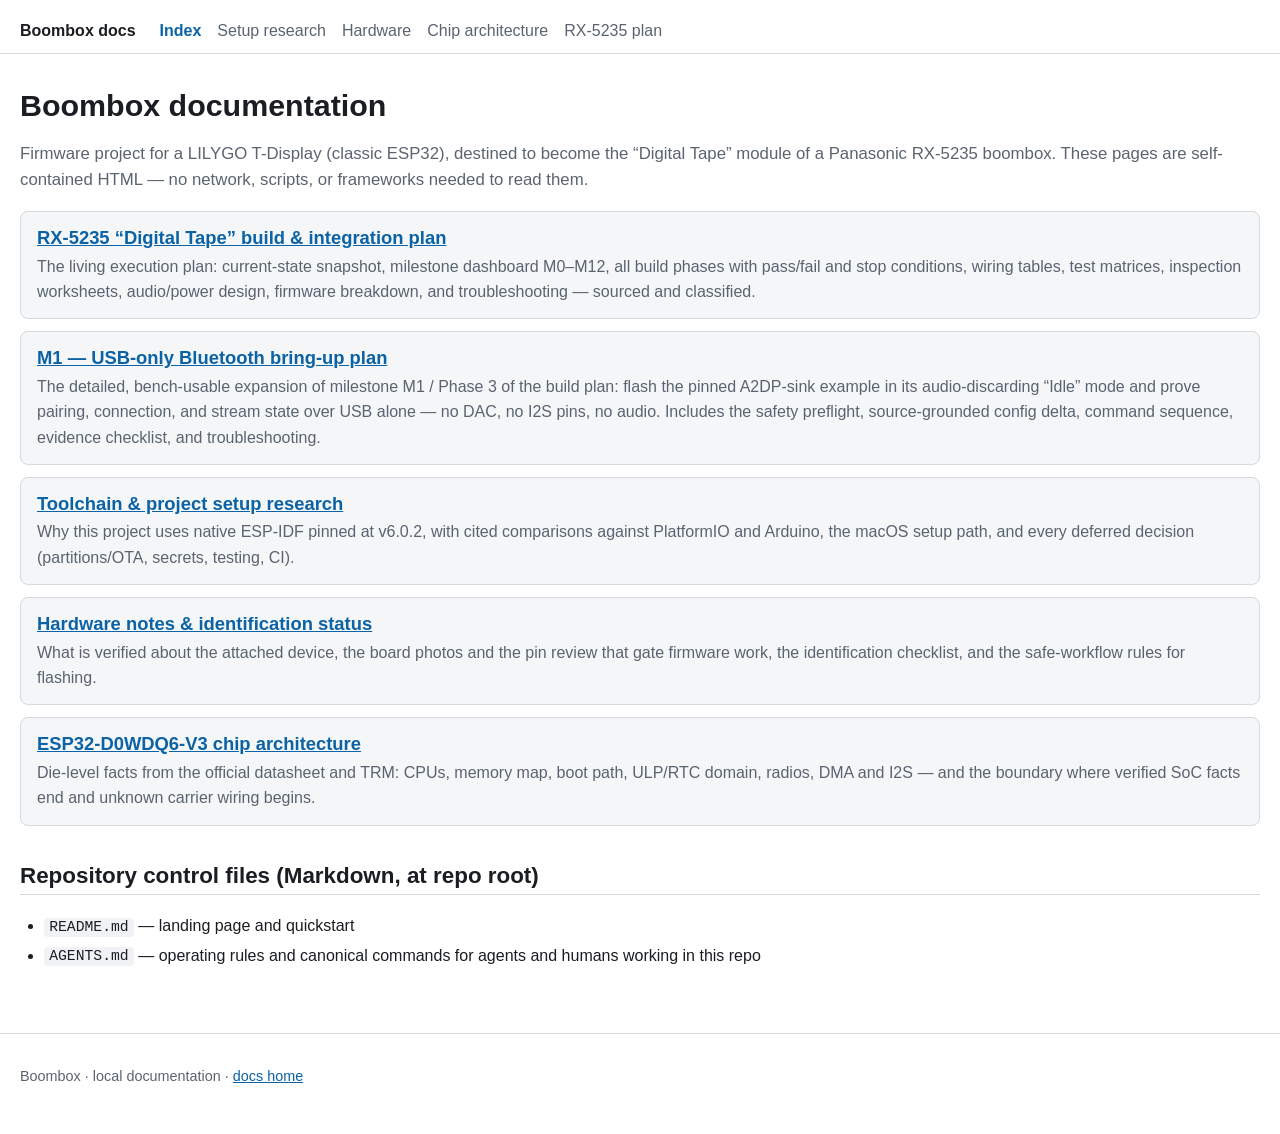
<file: docs/index.html>
<!DOCTYPE html>
<html lang="en">
<head>
<meta charset="utf-8">
<meta name="viewport" content="width=device-width, initial-scale=1">
<title>Boombox documentation</title>
<link rel="stylesheet" href="styles.css">
</head>
<body>
<a class="skip-link" href="#main">Skip to content</a>
<header>
  <p class="brand"><a href="index.html">Boombox docs</a></p>
  <nav aria-label="Documentation">
    <a href="index.html" aria-current="page">Index</a>
    <a href="setup-research.html">Setup research</a>
    <a href="hardware.html">Hardware</a>
    <a href="chip-architecture.html">Chip architecture</a>
    <a href="rx5235-build-plan.html">RX-5235 plan</a>
  </nav>
</header>
<main id="main">
  <h1>Boombox documentation</h1>
  <p class="lede">Firmware project for a LILYGO T-Display (classic ESP32),
  destined to become the &ldquo;Digital Tape&rdquo; module of a Panasonic
  RX-5235 boombox. These pages are self-contained HTML — no network,
  scripts, or frameworks needed to read them.</p>

  <ul class="doc-index">
    <li>
      <h2><a href="rx5235-build-plan.html">RX-5235 &ldquo;Digital Tape&rdquo;
      build &amp; integration plan</a></h2>
      <p>The living execution plan: current-state snapshot, milestone
      dashboard M0–M12, all build phases with pass/fail and stop conditions,
      wiring tables, test matrices, inspection worksheets, audio/power
      design, firmware breakdown, and troubleshooting — sourced and
      classified.</p>
    </li>
    <li>
      <h2><a href="m1-bluetooth-bringup.html">M1 — USB-only Bluetooth bring-up
      plan</a></h2>
      <p>The detailed, bench-usable expansion of milestone M1 / Phase 3 of the
      build plan: flash the pinned A2DP-sink example in its audio-discarding
      &ldquo;Idle&rdquo; mode and prove pairing, connection, and stream state
      over USB alone — no DAC, no I2S pins, no audio. Includes the safety
      preflight, source-grounded config delta, command sequence, evidence
      checklist, and troubleshooting.</p>
    </li>
    <li>
      <h2><a href="setup-research.html">Toolchain &amp; project setup research</a></h2>
      <p>Why this project uses native ESP-IDF pinned at v6.0.2, with cited
      comparisons against PlatformIO and Arduino, the macOS setup path, and
      every deferred decision (partitions/OTA, secrets, testing, CI).</p>
    </li>
    <li>
      <h2><a href="hardware.html">Hardware notes &amp; identification status</a></h2>
      <p>What is verified about the attached device, the board photos and the
      pin review that gate firmware work, the identification checklist, and the
      safe-workflow rules for flashing.</p>
    </li>
    <li>
      <h2><a href="chip-architecture.html">ESP32-D0WDQ6-V3 chip architecture</a></h2>
      <p>Die-level facts from the official datasheet and TRM: CPUs, memory
      map, boot path, ULP/RTC domain, radios, DMA and I2S — and the boundary
      where verified SoC facts end and unknown carrier wiring begins.</p>
    </li>
  </ul>

  <h2 id="repo-files">Repository control files (Markdown, at repo root)</h2>
  <ul>
    <li><code>README.md</code> — landing page and quickstart</li>
    <li><code>AGENTS.md</code> — operating rules and canonical commands for
    agents and humans working in this repo</li>
  </ul>
</main>
<footer>
  <p>Boombox · local documentation · <a href="index.html">docs home</a></p>
</footer>
</body>
</html>
</file>
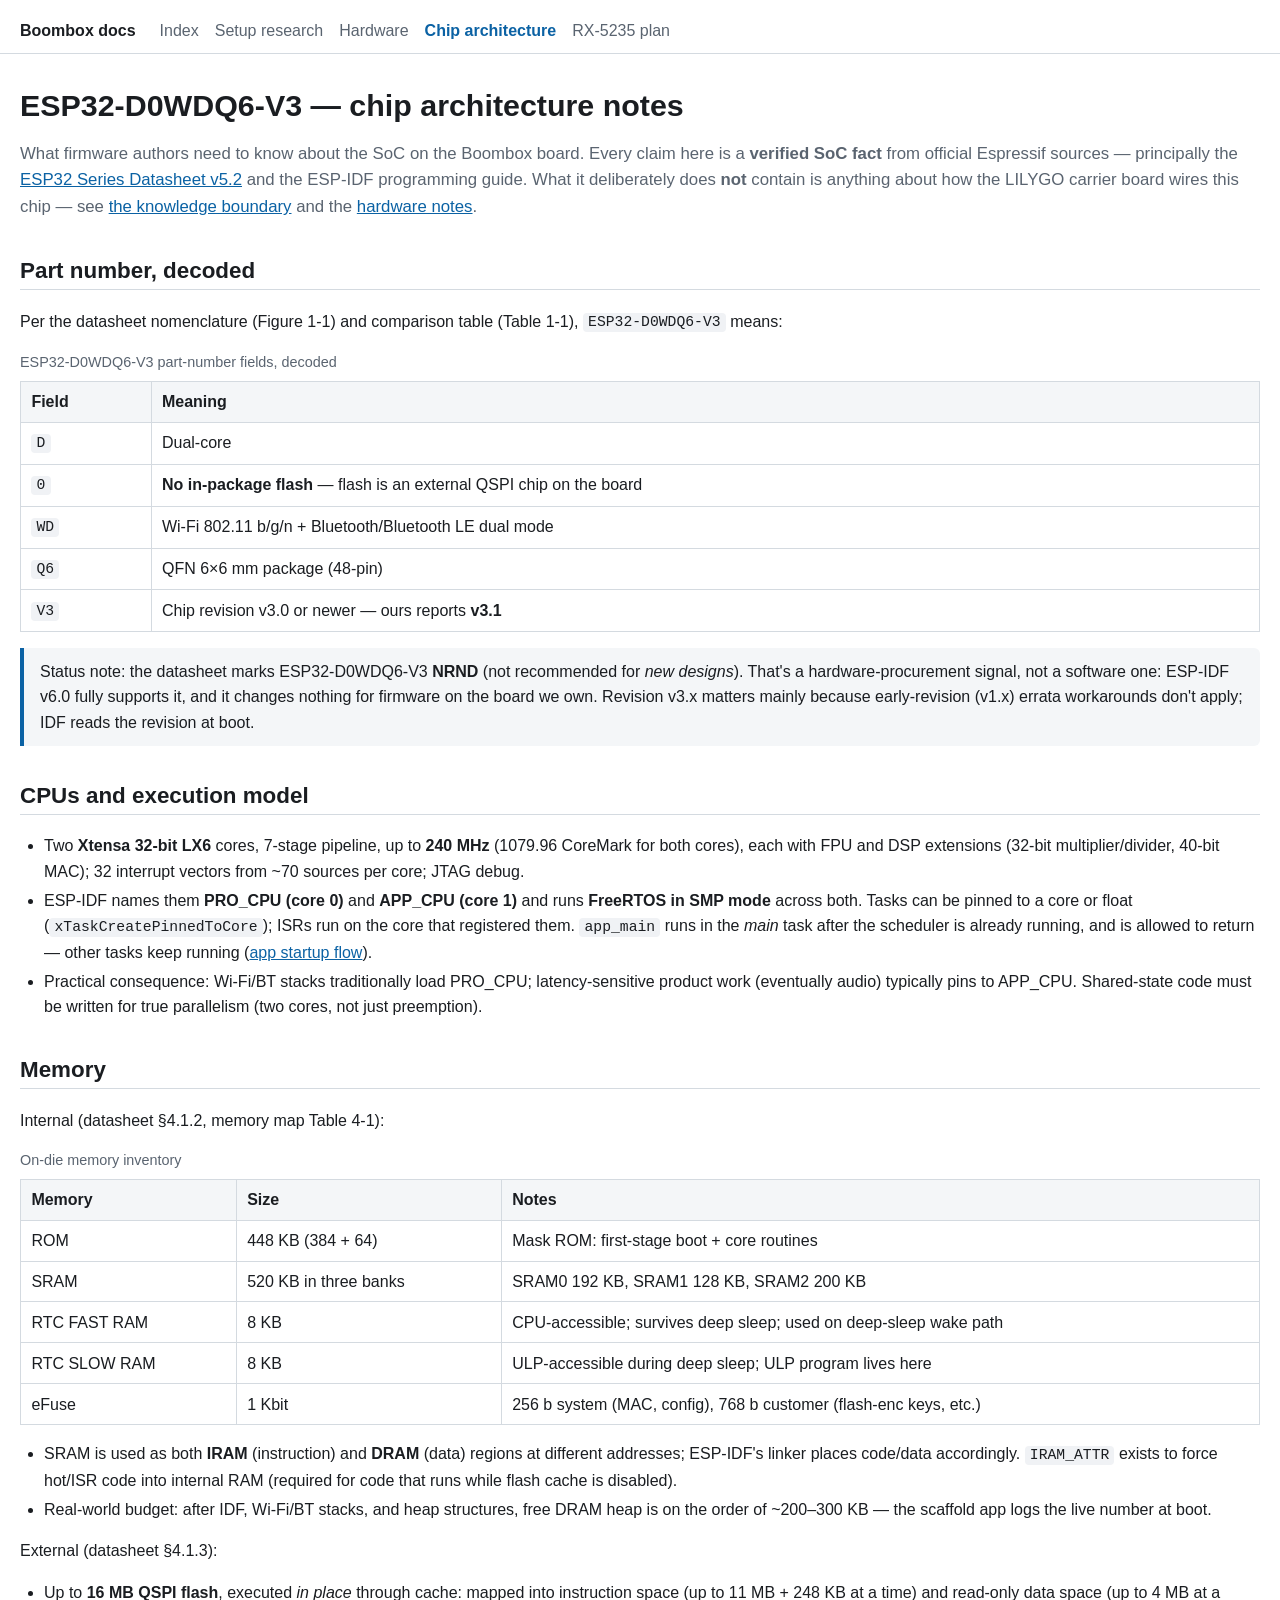
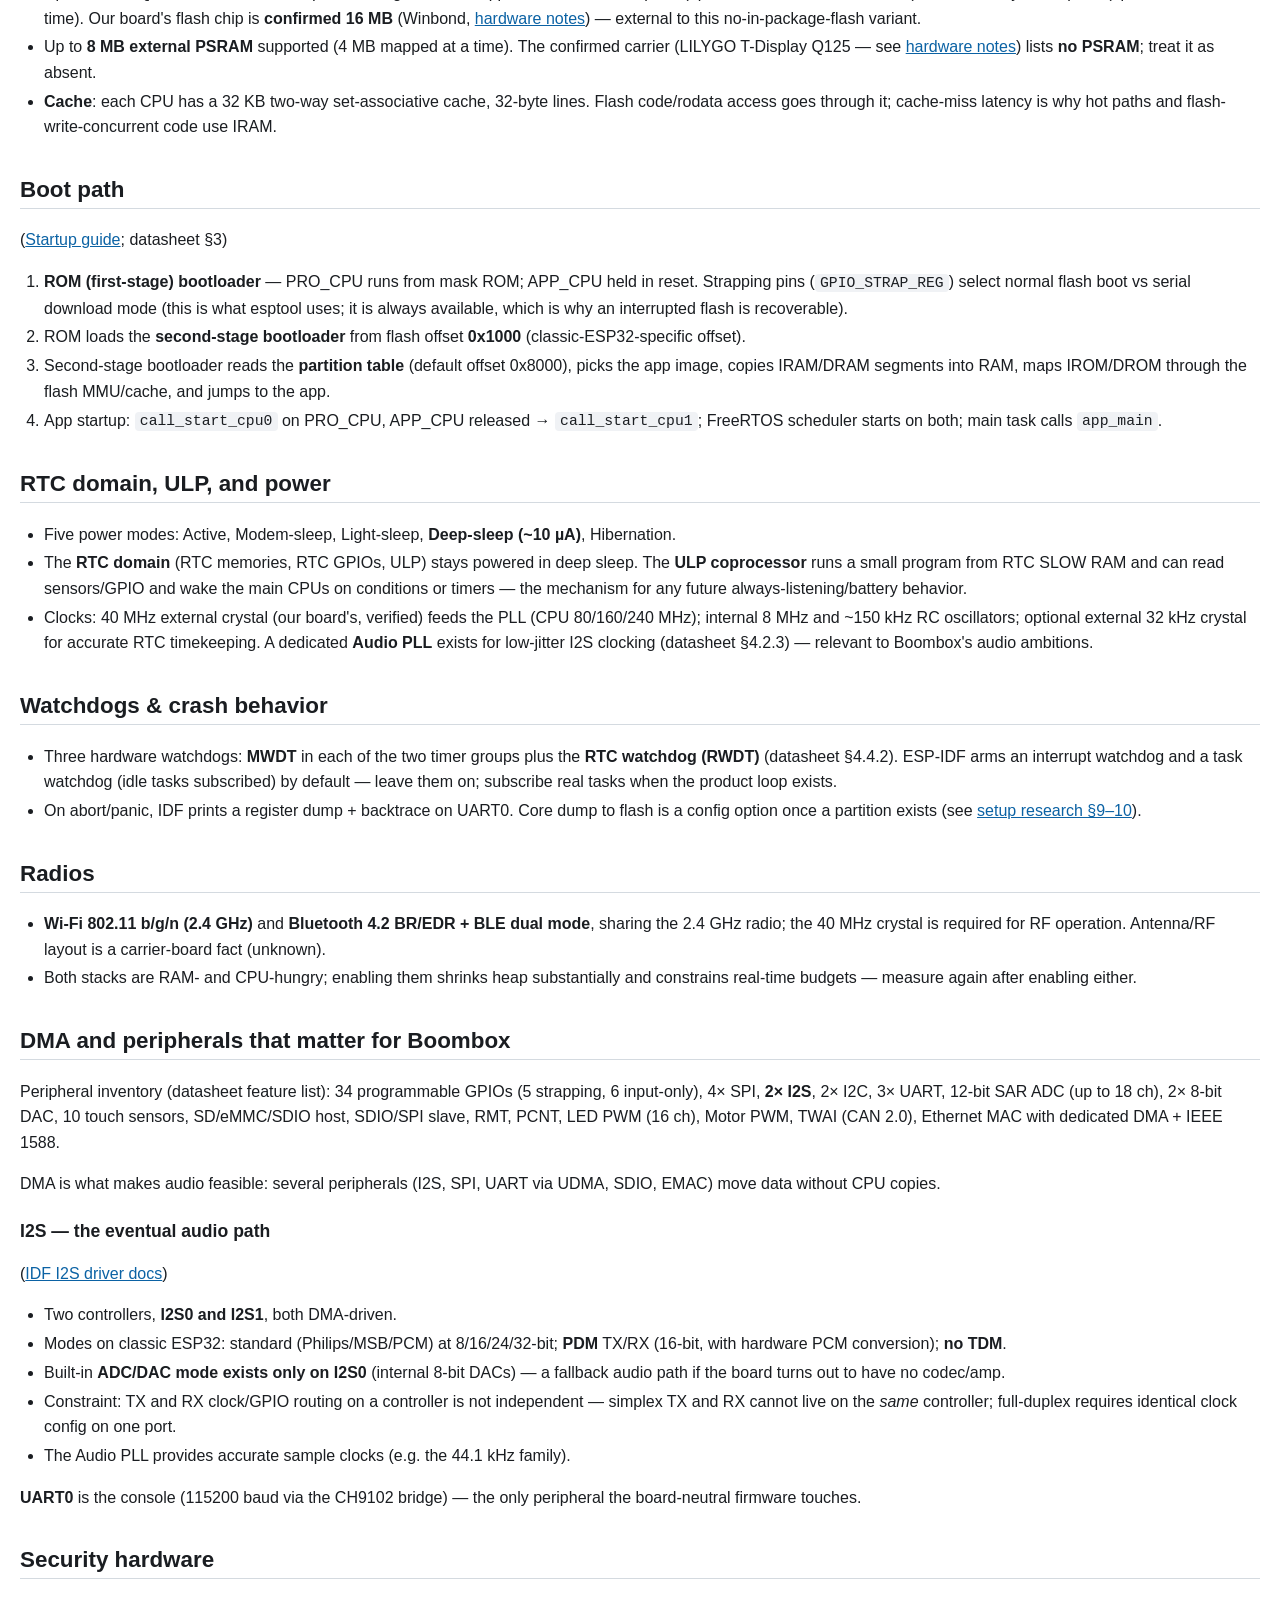
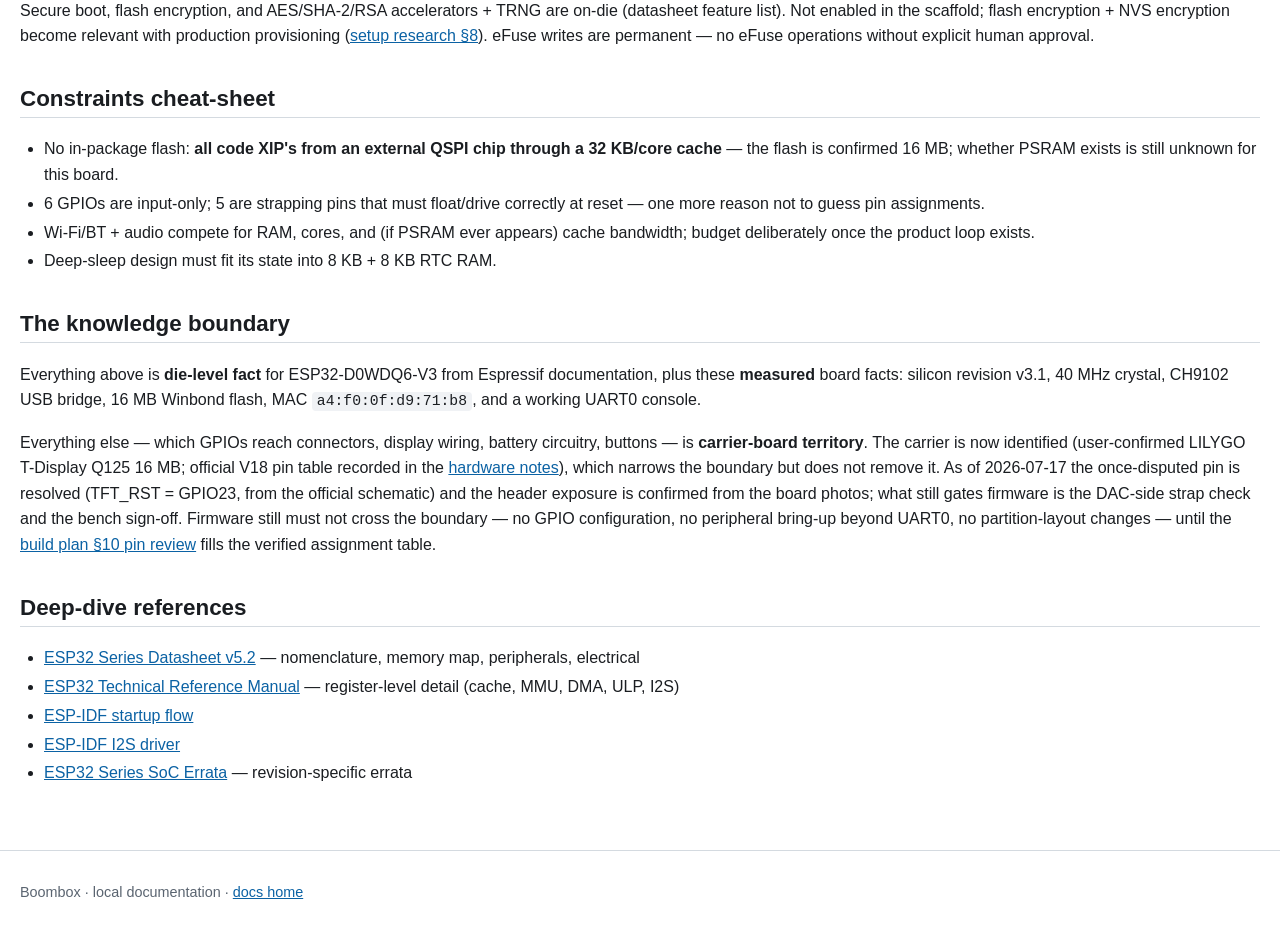
<file: docs/chip-architecture.html>
<!DOCTYPE html>
<html lang="en">
<head>
<meta charset="utf-8">
<meta name="viewport" content="width=device-width, initial-scale=1">
<title>ESP32-D0WDQ6-V3 chip architecture — Boombox</title>
<link rel="stylesheet" href="styles.css">
</head>
<body>
<a class="skip-link" href="#main">Skip to content</a>
<header>
  <p class="brand"><a href="index.html">Boombox docs</a></p>
  <nav aria-label="Documentation">
    <a href="index.html">Index</a>
    <a href="setup-research.html">Setup research</a>
    <a href="hardware.html">Hardware</a>
    <a href="chip-architecture.html" aria-current="page">Chip architecture</a>
    <a href="rx5235-build-plan.html">RX-5235 plan</a>
  </nav>
</header>
<main id="main">
  <h1>ESP32-D0WDQ6-V3 — chip architecture notes</h1>
  <p class="lede">What firmware authors need to know about the SoC on the
  Boombox board. Every claim here is a <strong>verified SoC fact</strong> from
  official Espressif sources — principally the
  <a href="https://www.espressif.com/documentation/esp32_datasheet_en.pdf">ESP32
  Series Datasheet v5.2</a> and the ESP-IDF programming guide. What it
  deliberately does <strong>not</strong> contain is anything about how the
  LILYGO carrier board wires this chip — see
  <a href="#boundary">the knowledge boundary</a> and the
  <a href="hardware.html">hardware notes</a>.</p>

  <h2 id="part-number">Part number, decoded</h2>
  <p>Per the datasheet nomenclature (Figure 1-1) and comparison table
  (Table 1-1), <code>ESP32-D0WDQ6-V3</code> means:</p>
  <div class="table-scroll">
    <table>
      <caption>ESP32-D0WDQ6-V3 part-number fields, decoded</caption>
      <thead><tr><th scope="col">Field</th><th scope="col">Meaning</th></tr></thead>
      <tbody>
        <tr><td><code>D</code></td><td>Dual-core</td></tr>
        <tr><td><code>0</code></td><td><strong>No in-package flash</strong> — flash is an external QSPI chip on the board</td></tr>
        <tr><td><code>WD</code></td><td>Wi-Fi 802.11 b/g/n + Bluetooth/Bluetooth LE dual mode</td></tr>
        <tr><td><code>Q6</code></td><td>QFN 6×6 mm package (48-pin)</td></tr>
        <tr><td><code>V3</code></td><td>Chip revision v3.0 or newer — ours reports <strong>v3.1</strong></td></tr>
      </tbody>
    </table>
  </div>
  <p class="note">Status note: the datasheet marks ESP32-D0WDQ6-V3
  <strong>NRND</strong> (not recommended for <em>new designs</em>). That's a
  hardware-procurement signal, not a software one: ESP-IDF v6.0 fully
  supports it, and it changes nothing for firmware on the board we own.
  Revision v3.x matters mainly because early-revision (v1.x) errata
  workarounds don't apply; IDF reads the revision at boot.</p>

  <h2 id="cpus">CPUs and execution model</h2>
  <ul>
    <li>Two <strong>Xtensa 32-bit LX6</strong> cores, 7-stage pipeline, up to
    <strong>240&nbsp;MHz</strong> (1079.96 CoreMark for both cores), each with
    FPU and DSP extensions (32-bit multiplier/divider, 40-bit MAC); 32
    interrupt vectors from ~70 sources per core; JTAG debug.</li>
    <li>ESP-IDF names them <strong>PRO_CPU (core 0)</strong> and
    <strong>APP_CPU (core 1)</strong> and runs <strong>FreeRTOS in SMP
    mode</strong> across both. Tasks can be pinned to a core or float
    (<code>xTaskCreatePinnedToCore</code>); ISRs run on the core that
    registered them. <code>app_main</code> runs in the <em>main</em> task
    after the scheduler is already running, and is allowed to return — other
    tasks keep running
    (<a href="https://docs.espressif.com/projects/esp-idf/en/stable/esp32/api-guides/startup.html">app
    startup flow</a>).</li>
    <li>Practical consequence: Wi-Fi/BT stacks traditionally load PRO_CPU;
    latency-sensitive product work (eventually audio) typically pins to
    APP_CPU. Shared-state code must be written for true parallelism (two
    cores, not just preemption).</li>
  </ul>

  <h2 id="memory">Memory</h2>
  <p>Internal (datasheet §4.1.2, memory map Table 4-1):</p>
  <div class="table-scroll">
    <table>
      <caption>On-die memory inventory</caption>
      <thead><tr><th scope="col">Memory</th><th scope="col">Size</th><th scope="col">Notes</th></tr></thead>
      <tbody>
        <tr><td>ROM</td><td>448 KB (384 + 64)</td><td>Mask ROM: first-stage boot + core routines</td></tr>
        <tr><td>SRAM</td><td>520 KB in three banks</td><td>SRAM0 192 KB, SRAM1 128 KB, SRAM2 200 KB</td></tr>
        <tr><td>RTC FAST RAM</td><td>8 KB</td><td>CPU-accessible; survives deep sleep; used on deep-sleep wake path</td></tr>
        <tr><td>RTC SLOW RAM</td><td>8 KB</td><td>ULP-accessible during deep sleep; ULP program lives here</td></tr>
        <tr><td>eFuse</td><td>1 Kbit</td><td>256 b system (MAC, config), 768 b customer (flash-enc keys, etc.)</td></tr>
      </tbody>
    </table>
  </div>
  <ul>
    <li>SRAM is used as both <strong>IRAM</strong> (instruction) and
    <strong>DRAM</strong> (data) regions at different addresses; ESP-IDF's
    linker places code/data accordingly. <code>IRAM_ATTR</code> exists to
    force hot/ISR code into internal RAM (required for code that runs while
    flash cache is disabled).</li>
    <li>Real-world budget: after IDF, Wi-Fi/BT stacks, and heap structures,
    free DRAM heap is on the order of ~200–300 KB — the scaffold app logs
    the live number at boot.</li>
  </ul>
  <p>External (datasheet §4.1.3):</p>
  <ul>
    <li>Up to <strong>16 MB QSPI flash</strong>, executed <em>in place</em>
    through cache: mapped into instruction space (up to 11 MB + 248 KB at a
    time) and read-only data space (up to 4 MB at a time). Our board's flash
    chip is <strong>confirmed 16 MB</strong> (Winbond,
    <a href="hardware.html#verified">hardware notes</a>) — external to this
    no-in-package-flash variant.</li>
    <li>Up to <strong>8 MB external PSRAM</strong> supported (4 MB mapped at
    a time). The confirmed carrier (LILYGO T-Display Q125 — see
    <a href="hardware.html#board">hardware notes</a>) lists <strong>no
    PSRAM</strong>; treat it as absent.</li>
    <li><strong>Cache</strong>: each CPU has a 32 KB two-way set-associative
    cache, 32-byte lines. Flash code/rodata access goes through it;
    cache-miss latency is why hot paths and flash-write-concurrent code use
    IRAM.</li>
  </ul>

  <h2 id="boot">Boot path</h2>
  <p>(<a href="https://docs.espressif.com/projects/esp-idf/en/stable/esp32/api-guides/startup.html">Startup
  guide</a>; datasheet §3)</p>
  <ol>
    <li><strong>ROM (first-stage) bootloader</strong> — PRO_CPU runs from mask
    ROM; APP_CPU held in reset. Strapping pins (<code>GPIO_STRAP_REG</code>)
    select normal flash boot vs serial download mode (this is what esptool
    uses; it is always available, which is why an interrupted flash is
    recoverable).</li>
    <li>ROM loads the <strong>second-stage bootloader</strong> from flash
    offset <strong>0x1000</strong> (classic-ESP32-specific offset).</li>
    <li>Second-stage bootloader reads the <strong>partition table</strong>
    (default offset 0x8000), picks the app image, copies IRAM/DRAM segments
    into RAM, maps IROM/DROM through the flash MMU/cache, and jumps to the
    app.</li>
    <li>App startup: <code>call_start_cpu0</code> on PRO_CPU, APP_CPU released
    → <code>call_start_cpu1</code>; FreeRTOS scheduler starts on both; main
    task calls <code>app_main</code>.</li>
  </ol>

  <h2 id="rtc-ulp">RTC domain, ULP, and power</h2>
  <ul>
    <li>Five power modes: Active, Modem-sleep, Light-sleep,
    <strong>Deep-sleep (~10 µA)</strong>, Hibernation.</li>
    <li>The <strong>RTC domain</strong> (RTC memories, RTC GPIOs, ULP) stays
    powered in deep sleep. The <strong>ULP coprocessor</strong> runs a small
    program from RTC SLOW RAM and can read sensors/GPIO and wake the main
    CPUs on conditions or timers — the mechanism for any future
    always-listening/battery behavior.</li>
    <li>Clocks: 40 MHz external crystal (our board's, verified) feeds the PLL
    (CPU 80/160/240 MHz); internal 8 MHz and ~150 kHz RC oscillators;
    optional external 32 kHz crystal for accurate RTC timekeeping. A
    dedicated <strong>Audio PLL</strong> exists for low-jitter I2S clocking
    (datasheet §4.2.3) — relevant to Boombox's audio ambitions.</li>
  </ul>

  <h2 id="watchdogs">Watchdogs &amp; crash behavior</h2>
  <ul>
    <li>Three hardware watchdogs: <strong>MWDT</strong> in each of the two
    timer groups plus the <strong>RTC watchdog (RWDT)</strong> (datasheet
    §4.4.2). ESP-IDF arms an interrupt watchdog and a task watchdog (idle
    tasks subscribed) by default — leave them on; subscribe real tasks when
    the product loop exists.</li>
    <li>On abort/panic, IDF prints a register dump + backtrace on UART0. Core
    dump to flash is a config option once a partition exists (see
    <a href="setup-research.html#logging">setup research §9–10</a>).</li>
  </ul>

  <h2 id="radios">Radios</h2>
  <ul>
    <li><strong>Wi-Fi 802.11 b/g/n (2.4 GHz)</strong> and <strong>Bluetooth
    4.2 BR/EDR + BLE dual mode</strong>, sharing the 2.4 GHz radio; the
    40 MHz crystal is required for RF operation. Antenna/RF layout is a
    carrier-board fact (unknown).</li>
    <li>Both stacks are RAM- and CPU-hungry; enabling them shrinks heap
    substantially and constrains real-time budgets — measure again after
    enabling either.</li>
  </ul>

  <h2 id="peripherals">DMA and peripherals that matter for Boombox</h2>
  <p>Peripheral inventory (datasheet feature list): 34 programmable GPIOs
  (5 strapping, 6 input-only), 4× SPI, <strong>2× I2S</strong>, 2× I2C, 3×
  UART, 12-bit SAR ADC (up to 18 ch), 2× 8-bit DAC, 10 touch sensors,
  SD/eMMC/SDIO host, SDIO/SPI slave, RMT, PCNT, LED PWM (16 ch), Motor PWM,
  TWAI (CAN 2.0), Ethernet MAC with dedicated DMA + IEEE 1588.</p>
  <p>DMA is what makes audio feasible: several peripherals (I2S, SPI, UART
  via UDMA, SDIO, EMAC) move data without CPU copies.</p>

  <h3 id="i2s">I2S — the eventual audio path</h3>
  <p>(<a href="https://docs.espressif.com/projects/esp-idf/en/stable/esp32/api-reference/peripherals/i2s.html">IDF
  I2S driver docs</a>)</p>
  <ul>
    <li>Two controllers, <strong>I2S0 and I2S1</strong>, both DMA-driven.</li>
    <li>Modes on classic ESP32: standard (Philips/MSB/PCM) at 8/16/24/32-bit;
    <strong>PDM</strong> TX/RX (16-bit, with hardware PCM conversion);
    <strong>no TDM</strong>.</li>
    <li>Built-in <strong>ADC/DAC mode exists only on I2S0</strong> (internal
    8-bit DACs) — a fallback audio path if the board turns out to have no
    codec/amp.</li>
    <li>Constraint: TX and RX clock/GPIO routing on a controller is not
    independent — simplex TX and RX cannot live on the <em>same</em>
    controller; full-duplex requires identical clock config on one port.</li>
    <li>The Audio PLL provides accurate sample clocks (e.g. the 44.1 kHz
    family).</li>
  </ul>
  <p><strong>UART0</strong> is the console (115200 baud via the CH9102
  bridge) — the only peripheral the board-neutral firmware touches.</p>

  <h2 id="security">Security hardware</h2>
  <p>Secure boot, flash encryption, and AES/SHA-2/RSA accelerators + TRNG are
  on-die (datasheet feature list). Not enabled in the scaffold; flash
  encryption + NVS encryption become relevant with production provisioning
  (<a href="setup-research.html#secrets">setup research §8</a>). eFuse writes
  are permanent — no eFuse operations without explicit human approval.</p>

  <h2 id="constraints">Constraints cheat-sheet</h2>
  <ul>
    <li>No in-package flash: <strong>all code XIP's from an external QSPI
    chip through a 32 KB/core cache</strong> — the flash is confirmed 16 MB;
    whether PSRAM exists is still unknown for this board.</li>
    <li>6 GPIOs are input-only; 5 are strapping pins that must float/drive
    correctly at reset — one more reason not to guess pin assignments.</li>
    <li>Wi-Fi/BT + audio compete for RAM, cores, and (if PSRAM ever appears)
    cache bandwidth; budget deliberately once the product loop exists.</li>
    <li>Deep-sleep design must fit its state into 8 KB + 8 KB RTC RAM.</li>
  </ul>

  <h2 id="boundary">The knowledge boundary</h2>
  <p>Everything above is <strong>die-level fact</strong> for ESP32-D0WDQ6-V3
  from Espressif documentation, plus these <strong>measured</strong> board
  facts: silicon revision v3.1, 40 MHz crystal, CH9102 USB bridge, 16 MB
  Winbond flash, MAC <code>a4:f0:0f:d9:71:b8</code>, and a working UART0
  console.</p>
  <p>Everything else — which GPIOs reach connectors, display wiring, battery
  circuitry, buttons — is <strong>carrier-board territory</strong>. The
  carrier is now identified (user-confirmed LILYGO T-Display Q125 16&nbsp;MB;
  official V18 pin table recorded in the
  <a href="hardware.html#board">hardware notes</a>), which narrows the
  boundary but does not remove it. As of 2026-07-17 the once-disputed pin is
  resolved (TFT_RST = GPIO23, from the official schematic) and the header
  exposure is confirmed from the board photos; what still gates firmware is the
  DAC-side strap check and the bench sign-off. Firmware still must not cross the
  boundary — no GPIO configuration, no peripheral bring-up beyond UART0, no
  partition-layout changes — until the <a href="rx5235-build-plan.html#wiring">build
  plan §10 pin review</a> fills the verified assignment table.</p>

  <h2 id="references">Deep-dive references</h2>
  <ul>
    <li><a href="https://www.espressif.com/documentation/esp32_datasheet_en.pdf">ESP32 Series Datasheet v5.2</a> — nomenclature, memory map, peripherals, electrical</li>
    <li><a href="https://www.espressif.com/sites/default/files/documentation/esp32_technical_reference_manual_en.pdf">ESP32 Technical Reference Manual</a> — register-level detail (cache, MMU, DMA, ULP, I2S)</li>
    <li><a href="https://docs.espressif.com/projects/esp-idf/en/stable/esp32/api-guides/startup.html">ESP-IDF startup flow</a></li>
    <li><a href="https://docs.espressif.com/projects/esp-idf/en/stable/esp32/api-reference/peripherals/i2s.html">ESP-IDF I2S driver</a></li>
    <li><a href="https://www.espressif.com/sites/default/files/documentation/eco_and_workarounds_for_bugs_in_esp32_en.pdf">ESP32 Series SoC Errata</a> — revision-specific errata</li>
  </ul>
</main>
<footer>
  <p>Boombox · local documentation · <a href="index.html">docs home</a></p>
</footer>
</body>
</html>
</file>
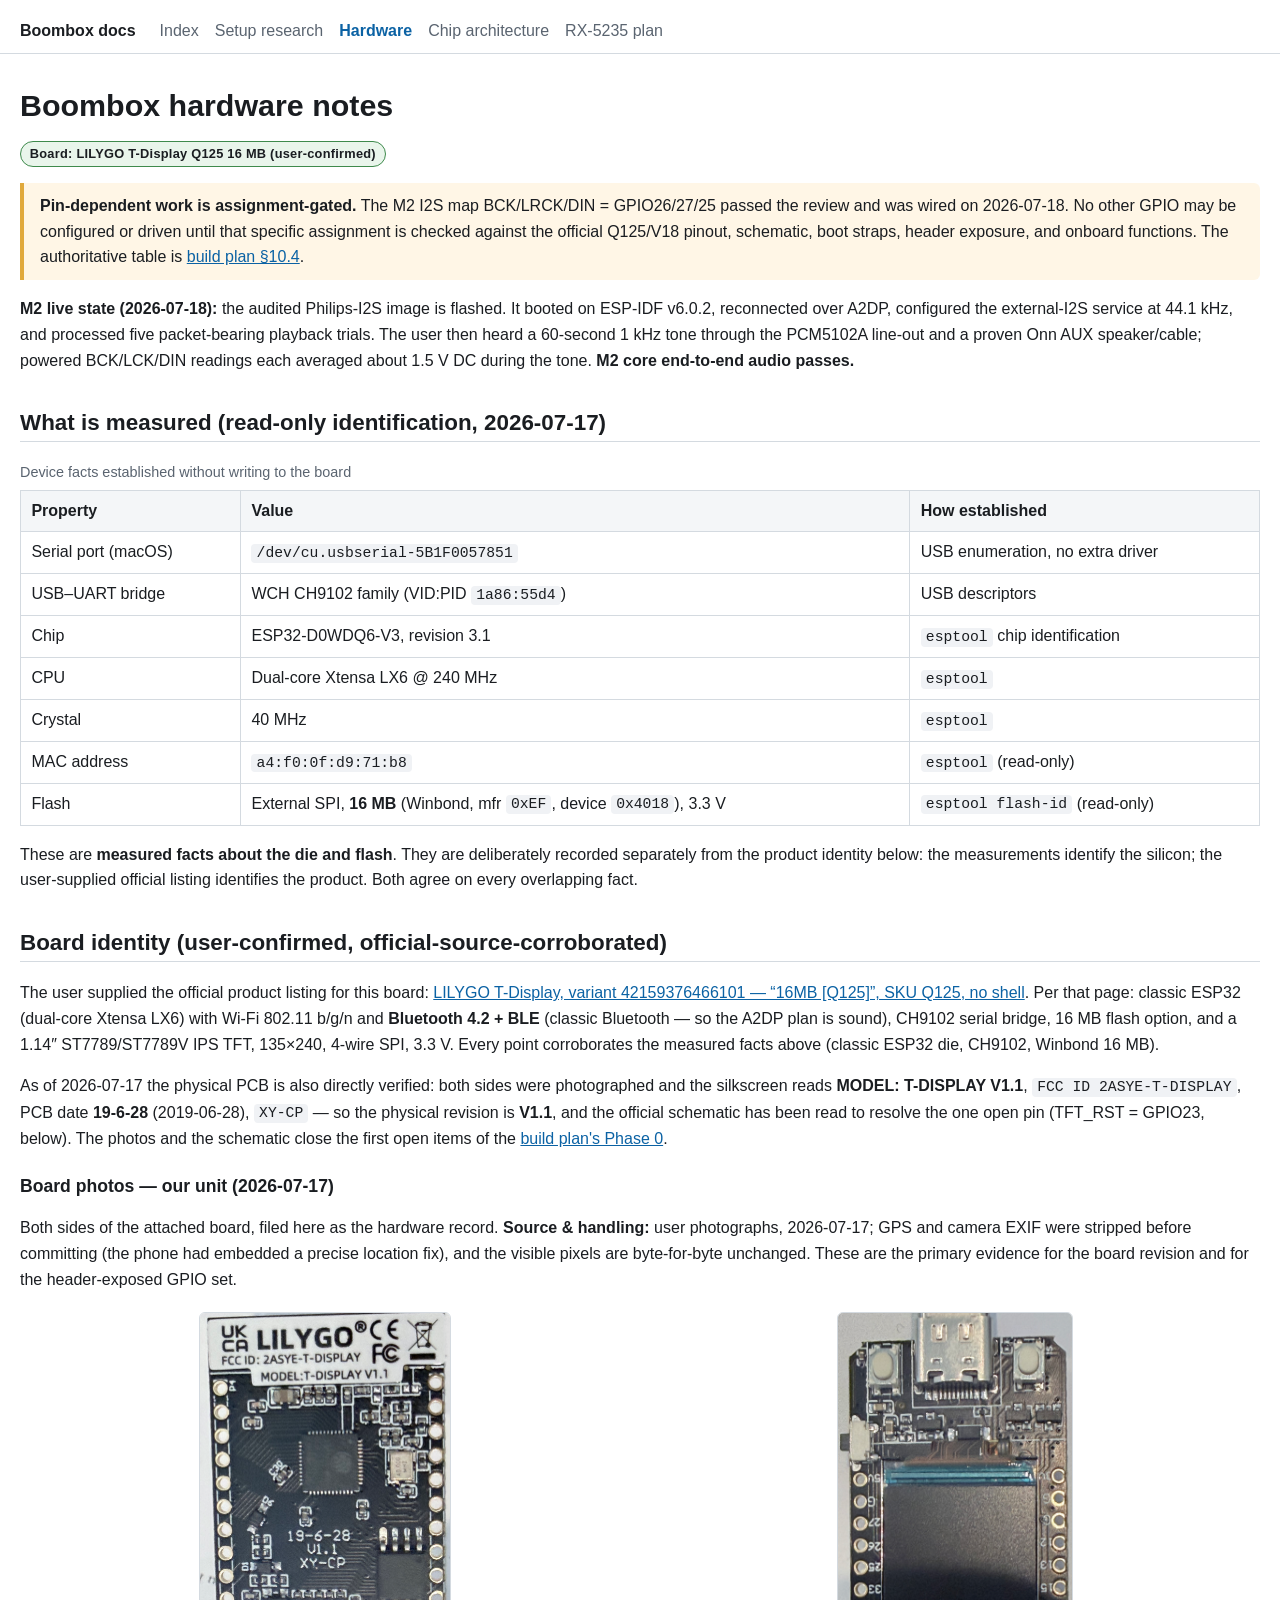
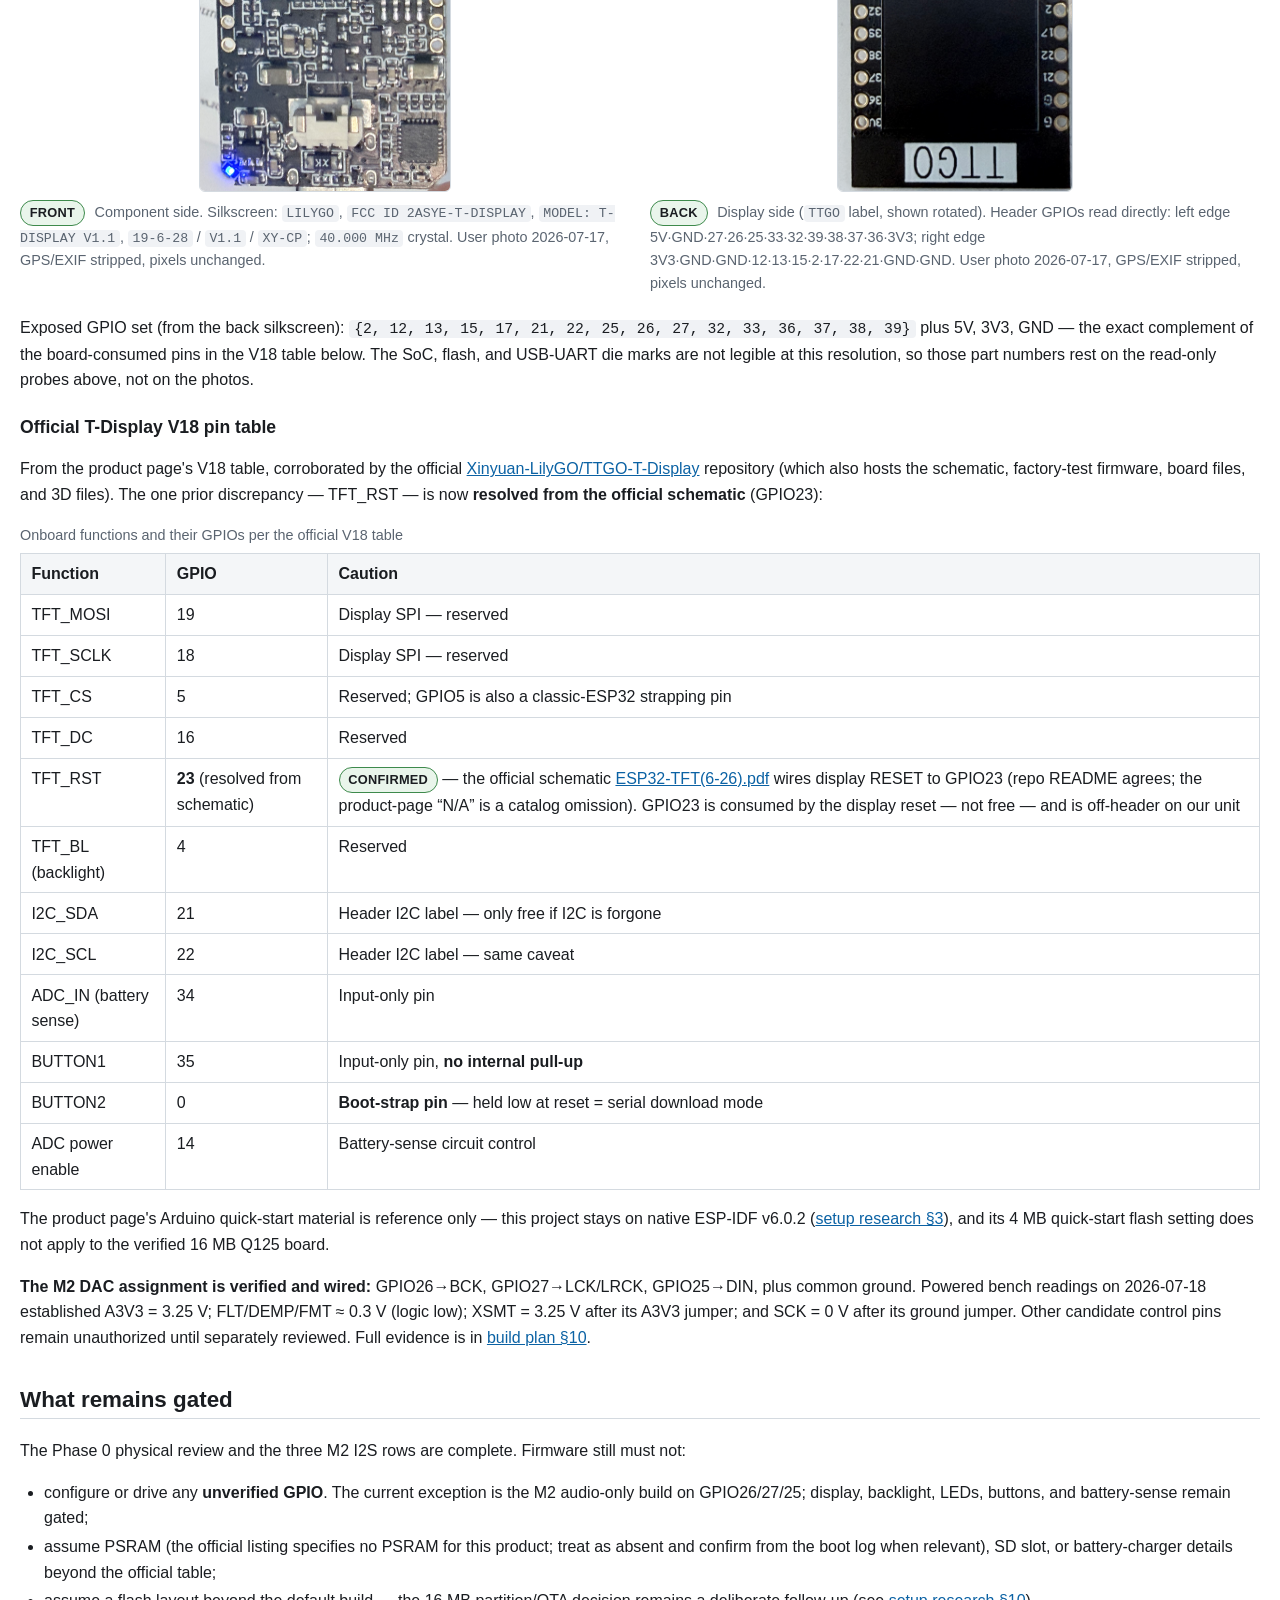
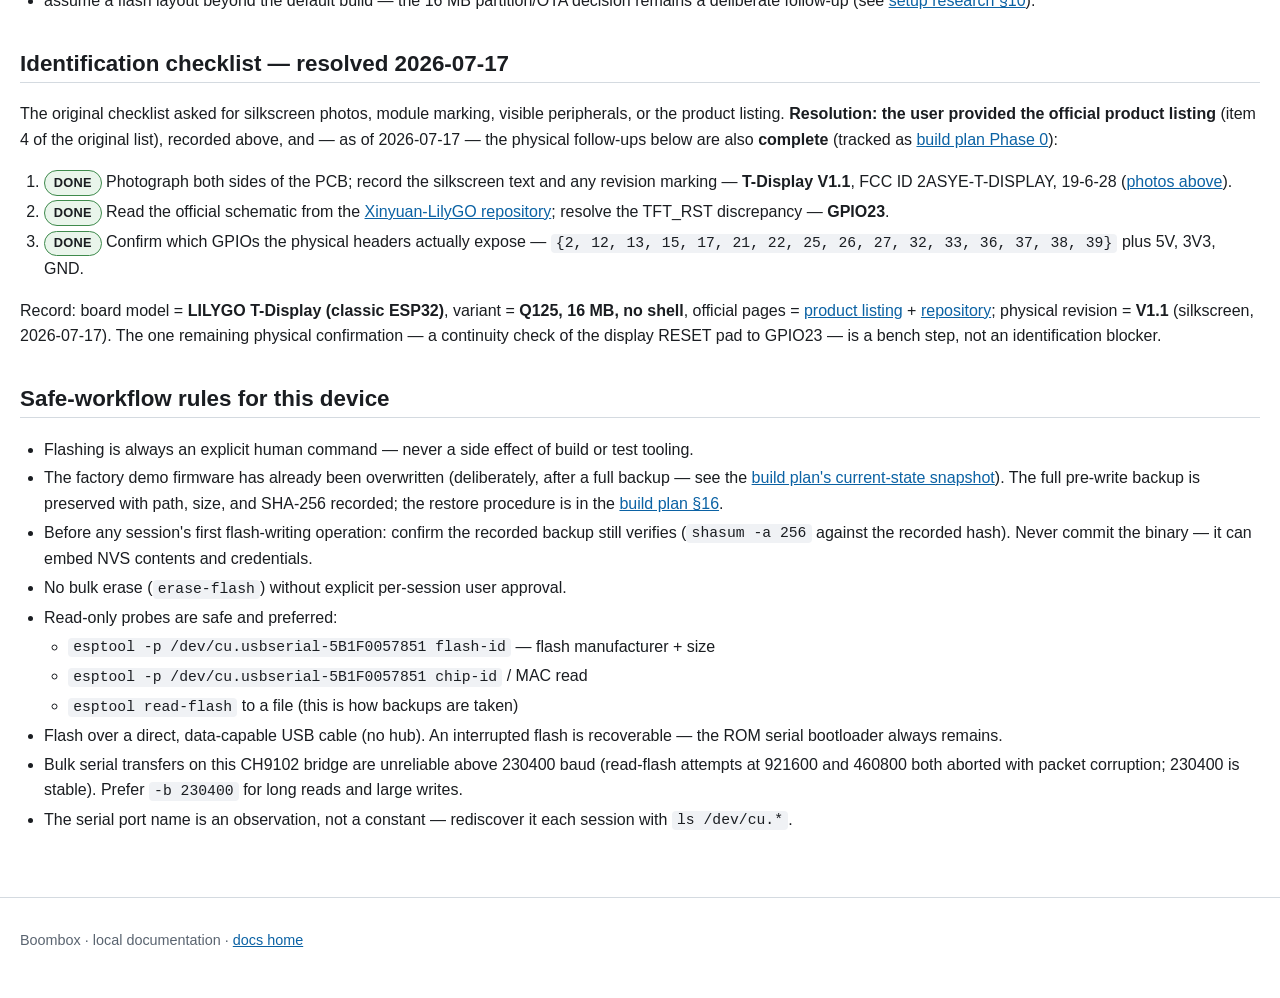
<file: docs/hardware.html>
<!DOCTYPE html>
<html lang="en">
<head>
<meta charset="utf-8">
<meta name="viewport" content="width=device-width, initial-scale=1">
<title>Hardware notes — Boombox</title>
<link rel="stylesheet" href="styles.css">
</head>
<body>
<a class="skip-link" href="#main">Skip to content</a>
<header>
  <p class="brand"><a href="index.html">Boombox docs</a></p>
  <nav aria-label="Documentation">
    <a href="index.html">Index</a>
    <a href="setup-research.html">Setup research</a>
    <a href="hardware.html" aria-current="page">Hardware</a>
    <a href="chip-architecture.html">Chip architecture</a>
    <a href="rx5235-build-plan.html">RX-5235 plan</a>
  </nav>
</header>
<main id="main">
  <h1>Boombox hardware notes</h1>
  <p><span class="status status--confirmed">Board: LILYGO T-Display Q125
  16&nbsp;MB (user-confirmed)</span></p>
  <p class="warning"><strong>Pin-dependent work is assignment-gated.</strong>
  The M2 I2S map BCK/LRCK/DIN = GPIO26/27/25 passed the review and was wired
  on 2026-07-18. No other GPIO may be configured or driven until that specific
  assignment is checked against the official Q125/V18 pinout, schematic, boot
  straps, header exposure, and onboard functions. The authoritative table is
  <a href="rx5235-build-plan.html#verified-map">build plan §10.4</a>.</p>
  <p><strong>M2 live state (2026-07-18):</strong> the audited Philips-I2S
  image is flashed. It booted on ESP-IDF v6.0.2, reconnected over A2DP,
  configured the external-I2S service at 44.1&nbsp;kHz, and processed five
  packet-bearing playback trials. The user then heard a 60-second 1&nbsp;kHz
  tone through the PCM5102A line-out and a proven Onn AUX speaker/cable;
  powered BCK/LCK/DIN readings each averaged about 1.5&nbsp;V DC during the
  tone. <strong>M2 core end-to-end audio passes.</strong></p>

  <h2 id="verified">What is measured (read-only identification, 2026-07-17)</h2>
  <div class="table-scroll">
    <table>
      <caption>Device facts established without writing to the board</caption>
      <thead>
        <tr><th scope="col">Property</th><th scope="col">Value</th><th scope="col">How established</th></tr>
      </thead>
      <tbody>
        <tr><td>Serial port (macOS)</td><td><code>/dev/cu.usbserial-5B1F0057851</code></td><td>USB enumeration, no extra driver</td></tr>
        <tr><td>USB–UART bridge</td><td>WCH CH9102 family (VID:PID <code>1a86:55d4</code>)</td><td>USB descriptors</td></tr>
        <tr><td>Chip</td><td>ESP32-D0WDQ6-V3, revision 3.1</td><td><code>esptool</code> chip identification</td></tr>
        <tr><td>CPU</td><td>Dual-core Xtensa LX6 @ 240&nbsp;MHz</td><td><code>esptool</code></td></tr>
        <tr><td>Crystal</td><td>40&nbsp;MHz</td><td><code>esptool</code></td></tr>
        <tr><td>MAC address</td><td><code>a4:f0:0f:d9:71:b8</code></td><td><code>esptool</code> (read-only)</td></tr>
        <tr><td>Flash</td><td>External SPI, <strong>16&nbsp;MB</strong> (Winbond, mfr <code>0xEF</code>, device <code>0x4018</code>), 3.3&nbsp;V</td><td><code>esptool flash-id</code> (read-only)</td></tr>
      </tbody>
    </table>
  </div>
  <p>These are <strong>measured facts about the die and flash</strong>. They
  are deliberately recorded separately from the product identity below: the
  measurements identify the silicon; the user-supplied official listing
  identifies the product. Both agree on every overlapping fact.</p>

  <h2 id="board">Board identity (user-confirmed, official-source-corroborated)</h2>
  <p>The user supplied the official product listing for this board:
  <a href="https://lilygo.cc/en-us/products/t-display?variant=42159376466101">LILYGO
  T-Display, variant 42159376466101 — &ldquo;16MB [Q125]&rdquo;, SKU Q125,
  no shell</a>. Per that page: classic ESP32 (dual-core Xtensa LX6) with
  Wi-Fi 802.11&nbsp;b/g/n and <strong>Bluetooth 4.2 + BLE</strong> (classic
  Bluetooth — so the A2DP plan is sound), CH9102 serial bridge, 16&nbsp;MB
  flash option, and a 1.14&Prime; ST7789/ST7789V IPS TFT, 135&times;240,
  4-wire SPI, 3.3&nbsp;V. Every point corroborates the measured facts above
  (classic ESP32 die, CH9102, Winbond 16&nbsp;MB).</p>
  <p>As of 2026-07-17 the physical PCB is also directly verified: both sides
  were photographed and the silkscreen reads <strong>MODEL: T-DISPLAY V1.1</strong>,
  <code>FCC ID 2ASYE-T-DISPLAY</code>, PCB date <strong>19-6-28</strong>
  (2019-06-28), <code>XY-CP</code> — so the physical revision is
  <strong>V1.1</strong>, and the official schematic has been read to resolve
  the one open pin (TFT_RST = GPIO23, below). The photos and the schematic
  close the first open items of the
  <a href="rx5235-build-plan.html#phase-0">build plan's Phase 0</a>.</p>

  <h3 id="board-photos">Board photos — our unit (2026-07-17)</h3>
  <p>Both sides of the attached board, filed here as the hardware record.
  <strong>Source &amp; handling:</strong> user photographs, 2026-07-17; GPS and
  camera EXIF were stripped before committing (the phone had embedded a precise
  location fix), and the visible pixels are byte-for-byte unchanged. These are
  the primary evidence for the board revision and for the header-exposed GPIO
  set.</p>
  <div class="photo-pair">
    <figure class="evidence">
      <img src="lilygo_front.png" width="1000" height="1918"
           alt="Front (component side) of the LILYGO T-Display board. The top
           silkscreen reads LILYGO with UKCA, CE and FCC marks, FCC ID
           2ASYE-T-DISPLAY, and MODEL: T-DISPLAY V1.1. A 48-pin QFN ESP32 sits
           at centre beside a 40.000 MHz crystal and a SOIC-8 flash chip; the
           PCB is dated 19-6-28 with V1.1 and XY-CP. Header rows run down both
           long edges.">
      <figcaption>
        <span class="status status--confirmed">FRONT</span>
        Component side. Silkscreen: <code>LILYGO</code>,
        <code>FCC ID 2ASYE-T-DISPLAY</code>, <code>MODEL: T-DISPLAY V1.1</code>,
        <code>19-6-28</code> / <code>V1.1</code> / <code>XY-CP</code>;
        <code>40.000 MHz</code> crystal. User photo 2026-07-17, GPS/EXIF
        stripped, pixels unchanged.
      </figcaption>
    </figure>
    <figure class="evidence">
      <img src="lilygo_back.png" width="1000" height="2041"
           alt="Back (display side) of the LILYGO T-Display board, photographed
           rotated 180 degrees so a TTGO label reads upside-down. A USB-C
           connector sits at the top flanked by two tactile buttons and a slide
           power switch; a 1.14-inch IPS TFT fills the centre. The two header
           rows are silkscreened with GPIO numbers: one edge reads 5V, GND, 27,
           26, 25, 33, 32, 39, 38, 37, 36, 3V3; the other reads 3V3, GND, GND,
           12, 13, 15, 2, 17, 22, 21, GND, GND.">
      <figcaption>
        <span class="status status--confirmed">BACK</span>
        Display side (<code>TTGO</code> label, shown rotated). Header GPIOs read
        directly: left edge 5V·GND·27·26·25·33·32·39·38·37·36·3V3; right edge
        3V3·GND·GND·12·13·15·2·17·22·21·GND·GND. User photo 2026-07-17,
        GPS/EXIF stripped, pixels unchanged.
      </figcaption>
    </figure>
  </div>
  <p>Exposed GPIO set (from the back silkscreen):
  <code>{2, 12, 13, 15, 17, 21, 22, 25, 26, 27, 32, 33, 36, 37, 38, 39}</code>
  plus 5V, 3V3, GND — the exact complement of the board-consumed pins in the
  V18 table below. The SoC, flash, and USB-UART die marks are not legible at
  this resolution, so those part numbers rest on the read-only probes above,
  not on the photos.</p>

  <h3 id="pinmap">Official T-Display V18 pin table</h3>
  <p>From the product page's V18 table, corroborated by the official
  <a href="https://github.com/Xinyuan-LilyGO/TTGO-T-Display">Xinyuan-LilyGO/TTGO-T-Display</a>
  repository (which also hosts the schematic, factory-test firmware, board
  files, and 3D files). The one prior discrepancy — TFT_RST — is now
  <strong>resolved from the official schematic</strong> (GPIO23):</p>
  <div class="table-scroll">
    <table>
      <caption>Onboard functions and their GPIOs per the official V18 table</caption>
      <thead>
        <tr><th scope="col">Function</th><th scope="col">GPIO</th><th scope="col">Caution</th></tr>
      </thead>
      <tbody>
        <tr><td>TFT_MOSI</td><td>19</td><td>Display SPI — reserved</td></tr>
        <tr><td>TFT_SCLK</td><td>18</td><td>Display SPI — reserved</td></tr>
        <tr><td>TFT_CS</td><td>5</td><td>Reserved; GPIO5 is also a classic-ESP32 strapping pin</td></tr>
        <tr><td>TFT_DC</td><td>16</td><td>Reserved</td></tr>
        <tr><td>TFT_RST</td><td><strong>23</strong> (resolved from schematic)</td>
        <td><span class="status status--confirmed">CONFIRMED</span> — the
        official schematic
        <a href="https://github.com/Xinyuan-LilyGO/TTGO-T-Display/blob/master/schematic/ESP32-TFT(6-26).pdf">ESP32-TFT(6-26).pdf</a>
        wires display RESET to GPIO23 (repo README agrees; the product-page
        &ldquo;N/A&rdquo; is a catalog omission). GPIO23 is consumed by the
        display reset — not free — and is off-header on our unit</td></tr>
        <tr><td>TFT_BL (backlight)</td><td>4</td><td>Reserved</td></tr>
        <tr><td>I2C_SDA</td><td>21</td><td>Header I2C label — only free if I2C is forgone</td></tr>
        <tr><td>I2C_SCL</td><td>22</td><td>Header I2C label — same caveat</td></tr>
        <tr><td>ADC_IN (battery sense)</td><td>34</td><td>Input-only pin</td></tr>
        <tr><td>BUTTON1</td><td>35</td><td>Input-only pin, <strong>no internal pull-up</strong></td></tr>
        <tr><td>BUTTON2</td><td>0</td><td><strong>Boot-strap pin</strong> — held low at reset = serial download mode</td></tr>
        <tr><td>ADC power enable</td><td>14</td><td>Battery-sense circuit control</td></tr>
      </tbody>
    </table>
  </div>
  <p>The product page's Arduino quick-start material is reference only —
  this project stays on native ESP-IDF v6.0.2
  (<a href="setup-research.html#version-pin">setup research §3</a>), and its
  4&nbsp;MB quick-start flash setting does not apply to the verified
  16&nbsp;MB Q125 board.</p>
  <p><strong>The M2 DAC assignment is verified and wired:</strong>
  GPIO26&rarr;BCK, GPIO27&rarr;LCK/LRCK, GPIO25&rarr;DIN, plus common ground.
  Powered bench readings on 2026-07-18 established A3V3 = 3.25&nbsp;V;
  FLT/DEMP/FMT &asymp; 0.3&nbsp;V (logic low); XSMT = 3.25&nbsp;V after its
  A3V3 jumper; and SCK = 0&nbsp;V after its ground jumper. Other candidate
  control pins remain unauthorized until separately reviewed. Full evidence
  is in <a href="rx5235-build-plan.html#wiring">build plan §10</a>.</p>

  <h2 id="blocked">What remains gated</h2>
  <p>The Phase 0 physical review and the three M2 I2S rows are complete.
  Firmware still must not:</p>
  <ul>
    <li>configure or drive any <strong>unverified GPIO</strong>. The current
    exception is the M2 audio-only build on GPIO26/27/25; display, backlight,
    LEDs, buttons, and battery-sense remain gated;</li>
    <li>assume PSRAM (the official listing specifies no PSRAM for this
    product; treat as absent and confirm from the boot log when relevant),
    SD slot, or battery-charger details beyond the official table;</li>
    <li>assume a flash layout beyond the default build — the 16&nbsp;MB
    partition/OTA decision remains a deliberate follow-up (see
    <a href="setup-research.html#partitions">setup research §10</a>).</li>
  </ul>

  <h2 id="checklist">Identification checklist — resolved 2026-07-17</h2>
  <p>The original checklist asked for silkscreen photos, module marking,
  visible peripherals, or the product listing. <strong>Resolution: the user
  provided the official product listing</strong> (item 4 of the original
  list), recorded above, and — as of 2026-07-17 — the physical follow-ups
  below are also <strong>complete</strong> (tracked as
  <a href="rx5235-build-plan.html#phase-0">build plan Phase 0</a>):</p>
  <ol>
    <li><span class="status status--confirmed">DONE</span> Photograph both
    sides of the PCB; record the silkscreen text and any revision marking —
    <strong>T-Display V1.1</strong>, FCC ID 2ASYE-T-DISPLAY, 19-6-28
    (<a href="#board-photos">photos above</a>).</li>
    <li><span class="status status--confirmed">DONE</span> Read the official
    schematic from the
    <a href="https://github.com/Xinyuan-LilyGO/TTGO-T-Display">Xinyuan-LilyGO
    repository</a>; resolve the TFT_RST discrepancy — <strong>GPIO23</strong>.</li>
    <li><span class="status status--confirmed">DONE</span> Confirm which GPIOs
    the physical headers actually expose —
    <code>{2, 12, 13, 15, 17, 21, 22, 25, 26, 27, 32, 33, 36, 37, 38, 39}</code>
    plus 5V, 3V3, GND.</li>
  </ol>
  <p>Record: board model = <strong>LILYGO T-Display (classic ESP32)</strong>,
  variant = <strong>Q125, 16&nbsp;MB, no shell</strong>, official pages =
  <a href="https://lilygo.cc/en-us/products/t-display?variant=42159376466101">product
  listing</a> +
  <a href="https://github.com/Xinyuan-LilyGO/TTGO-T-Display">repository</a>;
  physical revision = <strong>V1.1</strong> (silkscreen, 2026-07-17). The one
  remaining physical confirmation — a continuity check of the display RESET pad
  to GPIO23 — is a bench step, not an identification blocker.</p>

  <h2 id="safety">Safe-workflow rules for this device</h2>
  <ul>
    <li>Flashing is always an explicit human command — never a side effect of
    build or test tooling.</li>
    <li>The factory demo firmware has already been overwritten (deliberately,
    after a full backup — see the
    <a href="rx5235-build-plan.html#snapshot">build plan's current-state
    snapshot</a>). The full pre-write backup is preserved with path, size,
    and SHA-256 recorded; the restore procedure is in the
    <a href="rx5235-build-plan.html#restore">build plan §16</a>.</li>
    <li>Before any session's first flash-writing operation: confirm the
    recorded backup still verifies (<code>shasum -a 256</code> against the
    recorded hash). Never commit the binary — it can embed NVS contents and
    credentials.</li>
    <li>No bulk erase (<code>erase-flash</code>) without explicit per-session
    user approval.</li>
    <li>Read-only probes are safe and preferred:
      <ul>
        <li><code>esptool -p /dev/cu.usbserial-5B1F0057851 flash-id</code> —
        flash manufacturer + size</li>
        <li><code>esptool -p /dev/cu.usbserial-5B1F0057851 chip-id</code> /
        MAC read</li>
        <li><code>esptool read-flash</code> to a file (this is how backups are
        taken)</li>
      </ul>
    </li>
    <li>Flash over a direct, data-capable USB cable (no hub). An interrupted
    flash is recoverable — the ROM serial bootloader always remains.</li>
    <li>Bulk serial transfers on this CH9102 bridge are unreliable above
    230400 baud (read-flash attempts at 921600 and 460800 both aborted with
    packet corruption; 230400 is stable). Prefer <code>-b 230400</code> for
    long reads and large writes.</li>
    <li>The serial port name is an observation, not a constant — rediscover
    it each session with <code>ls /dev/cu.*</code>.</li>
  </ul>
</main>
<footer>
  <p>Boombox · local documentation · <a href="index.html">docs home</a></p>
</footer>
</body>
</html>
</file>
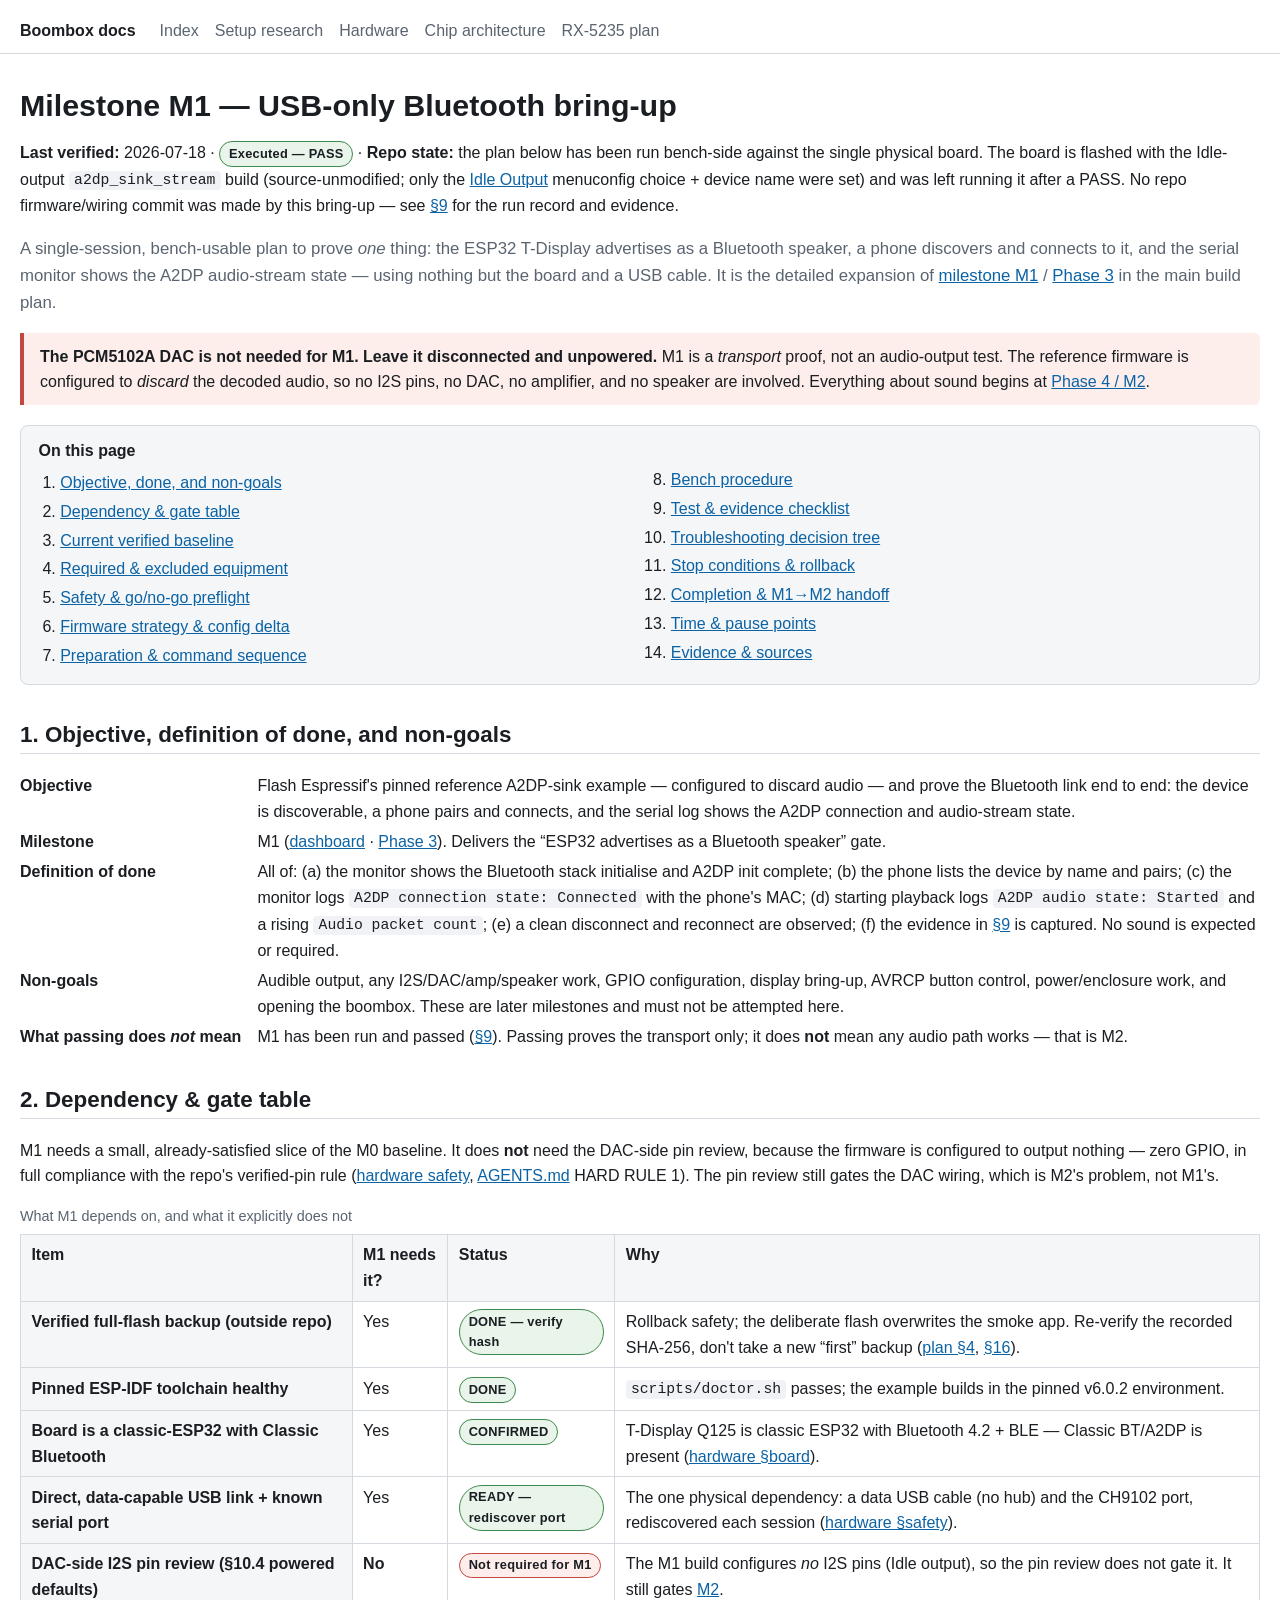
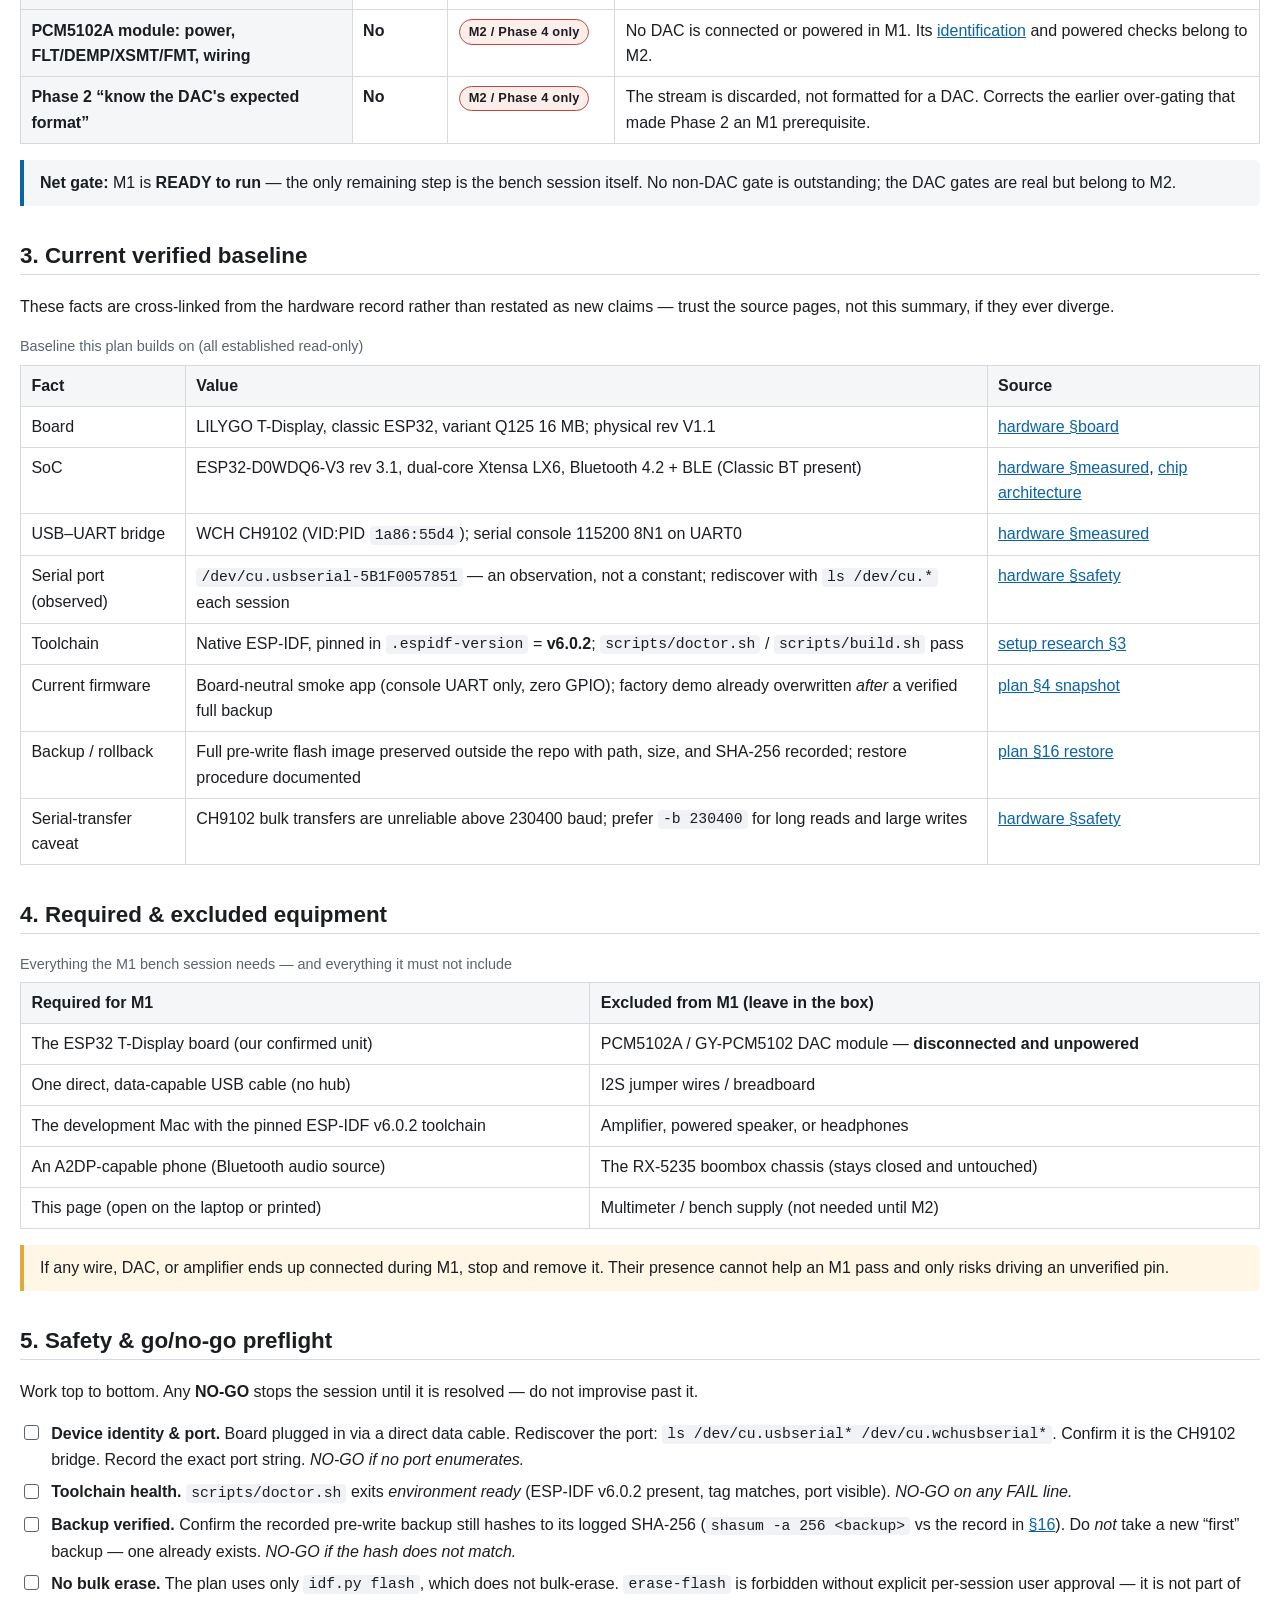
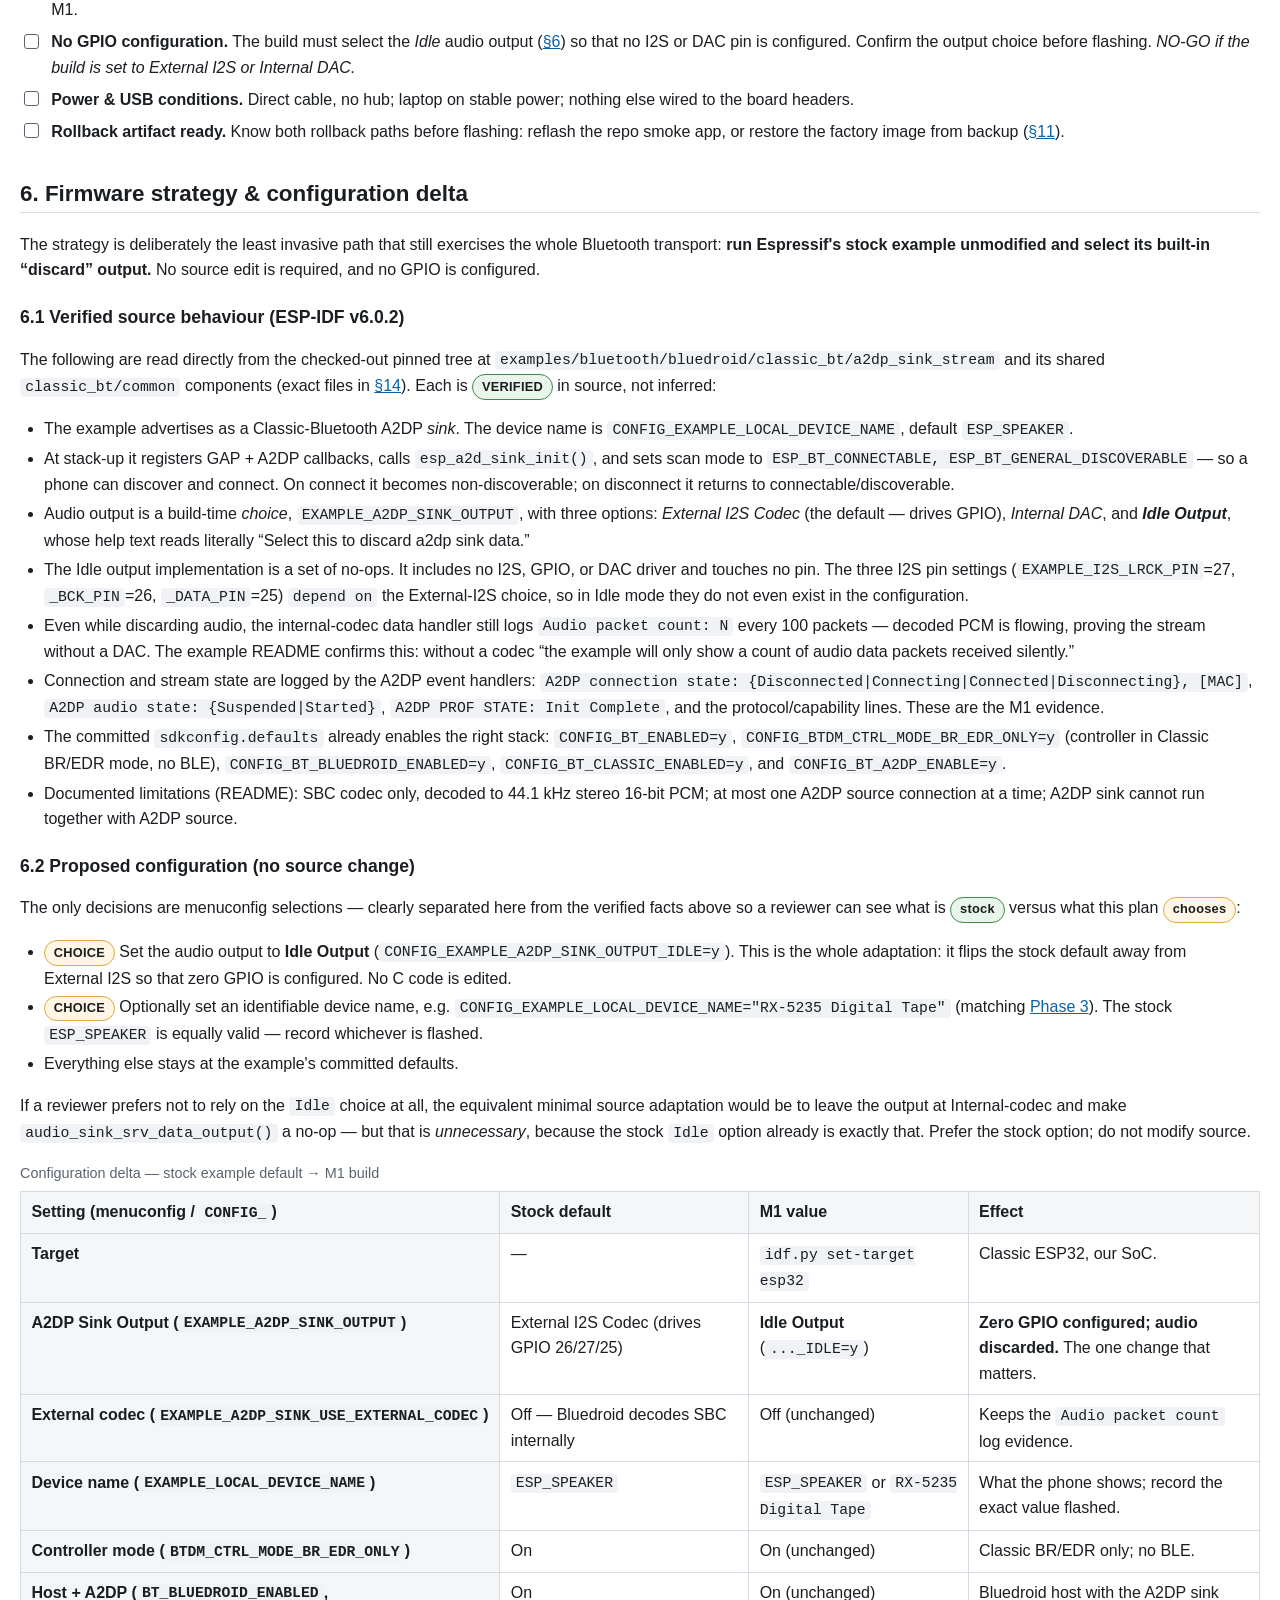
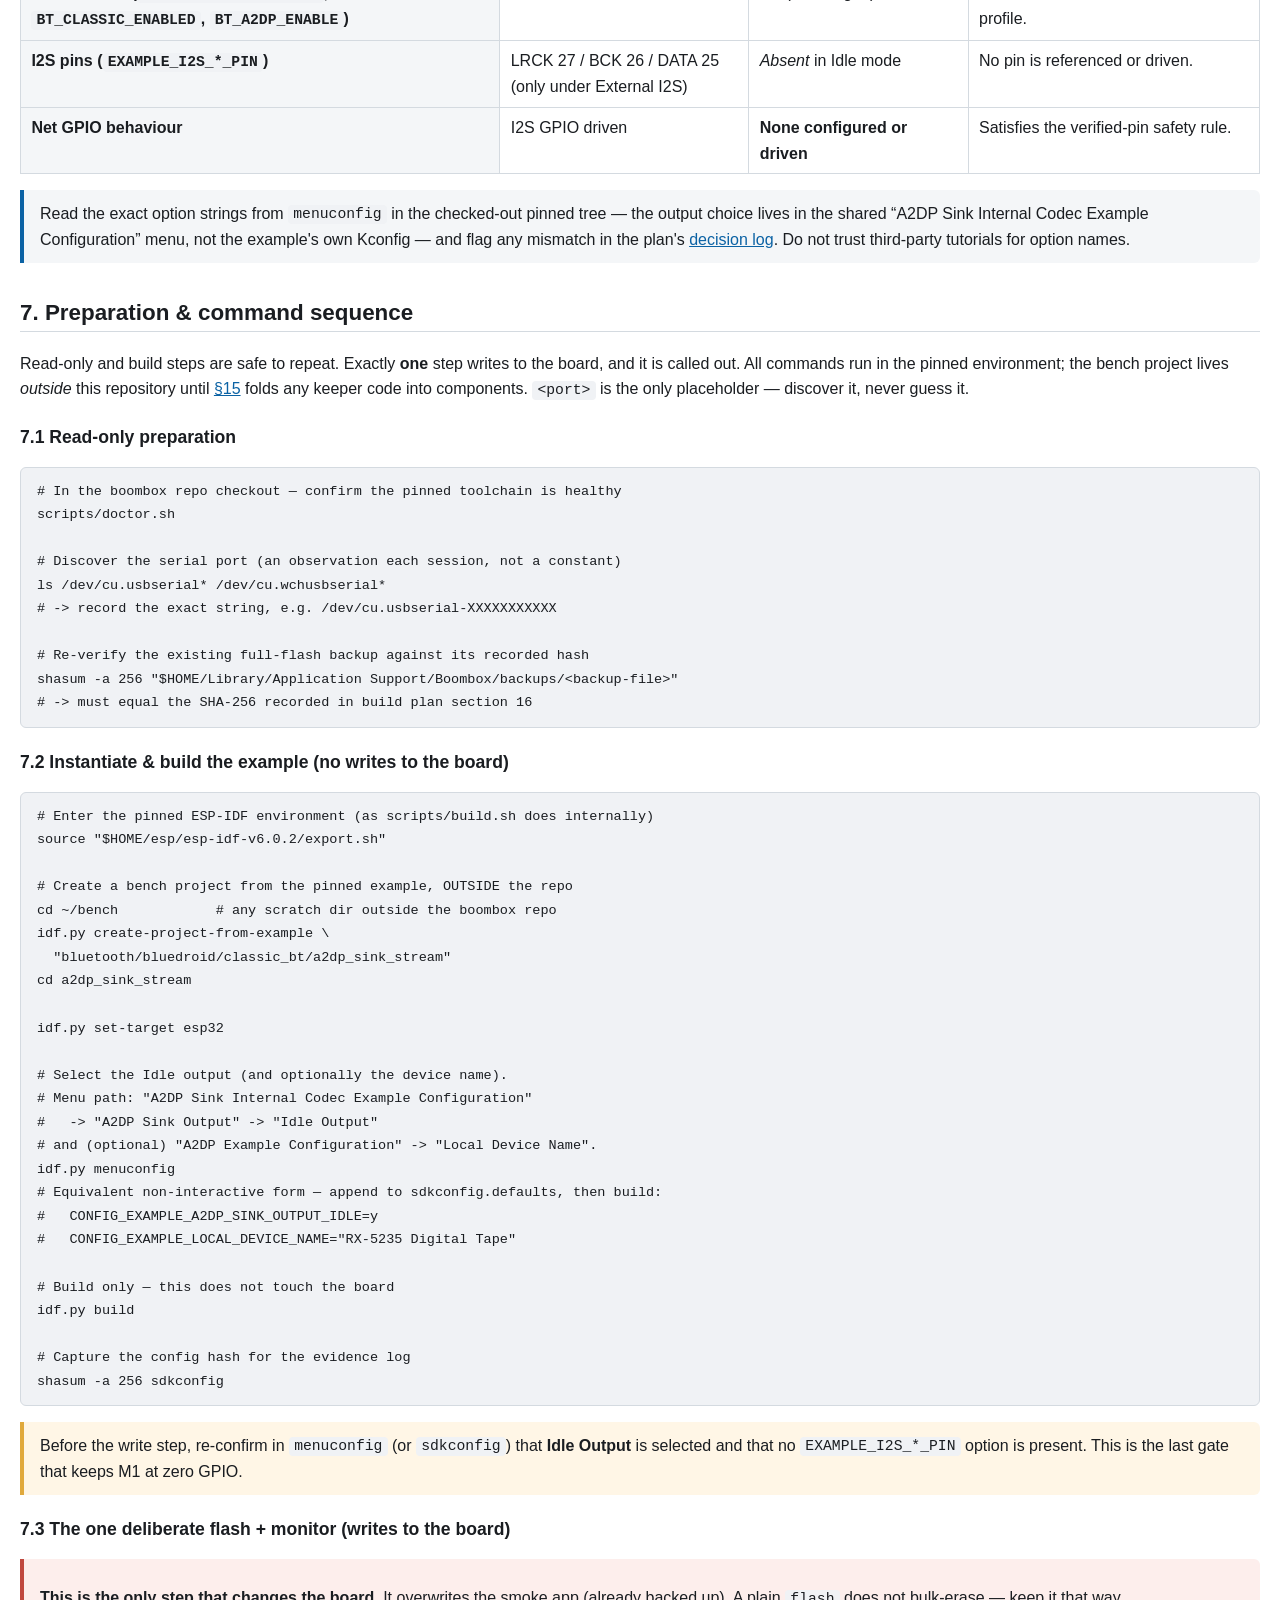
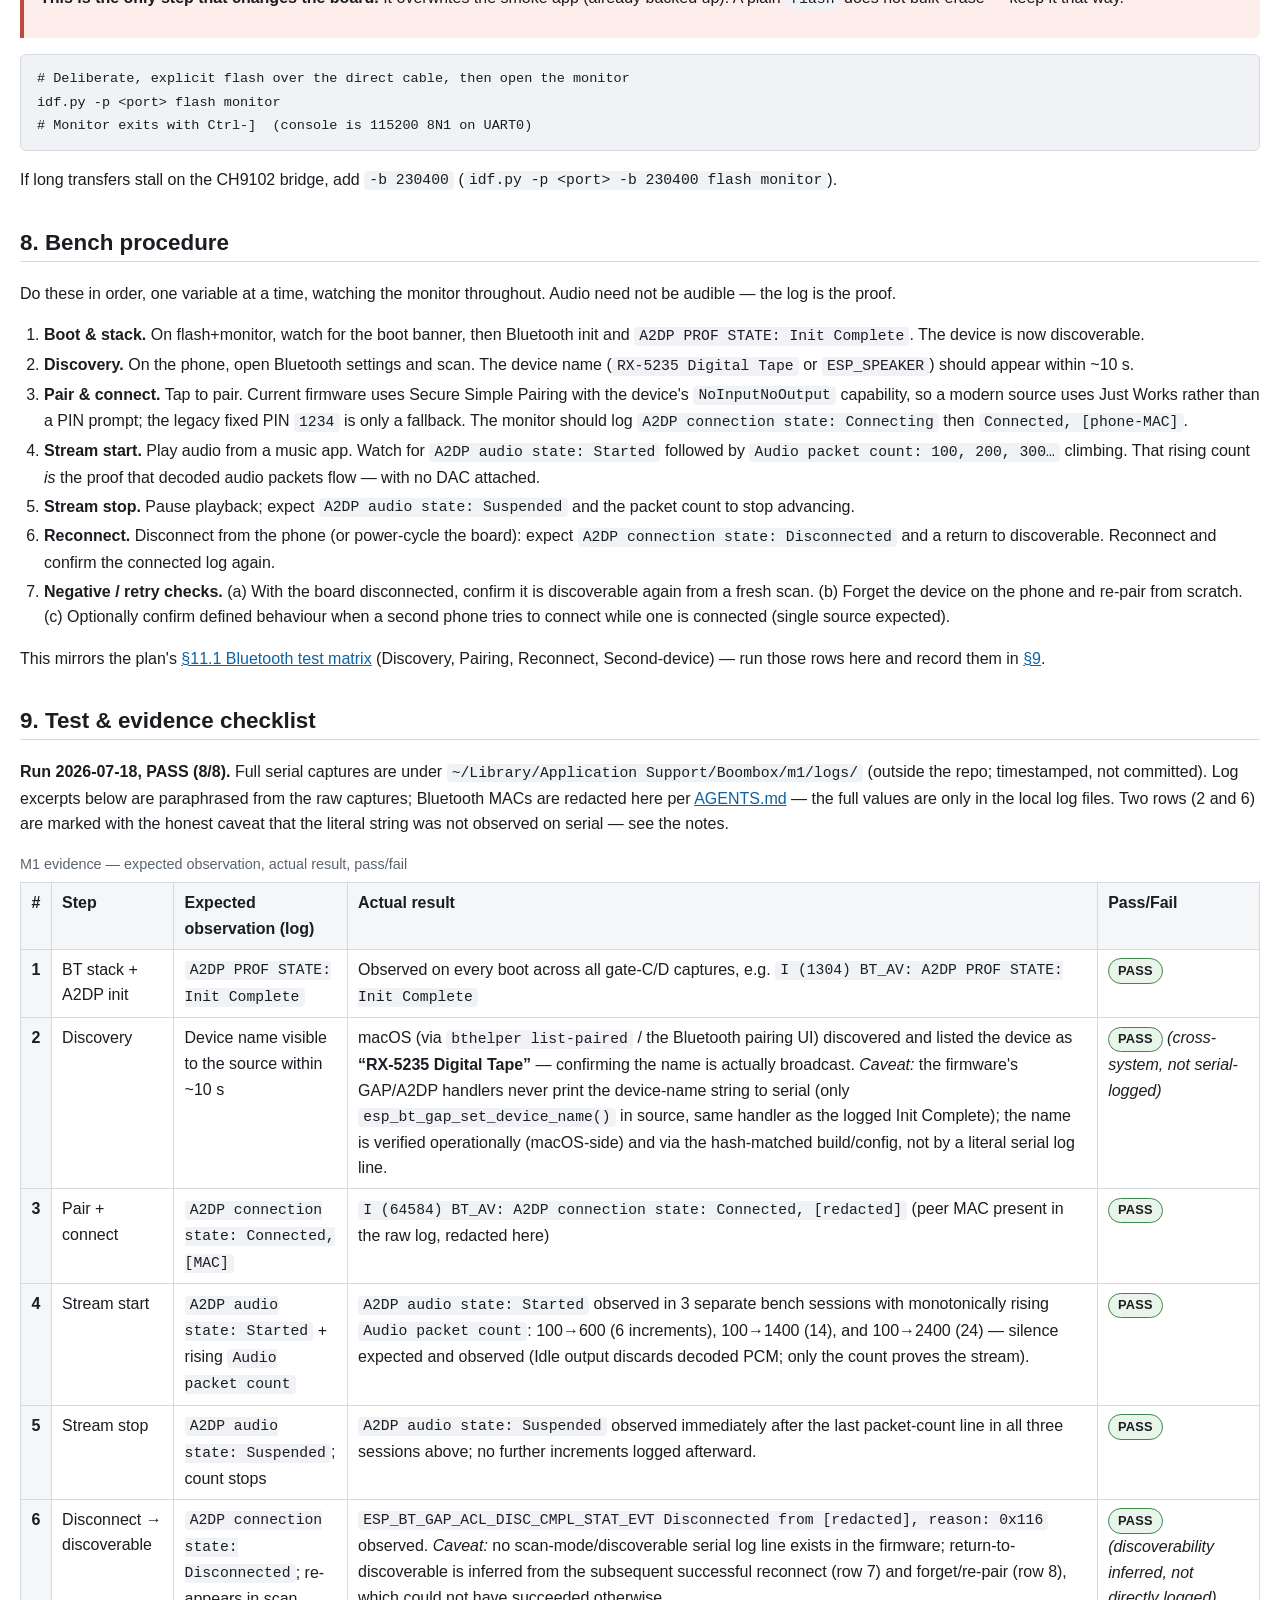
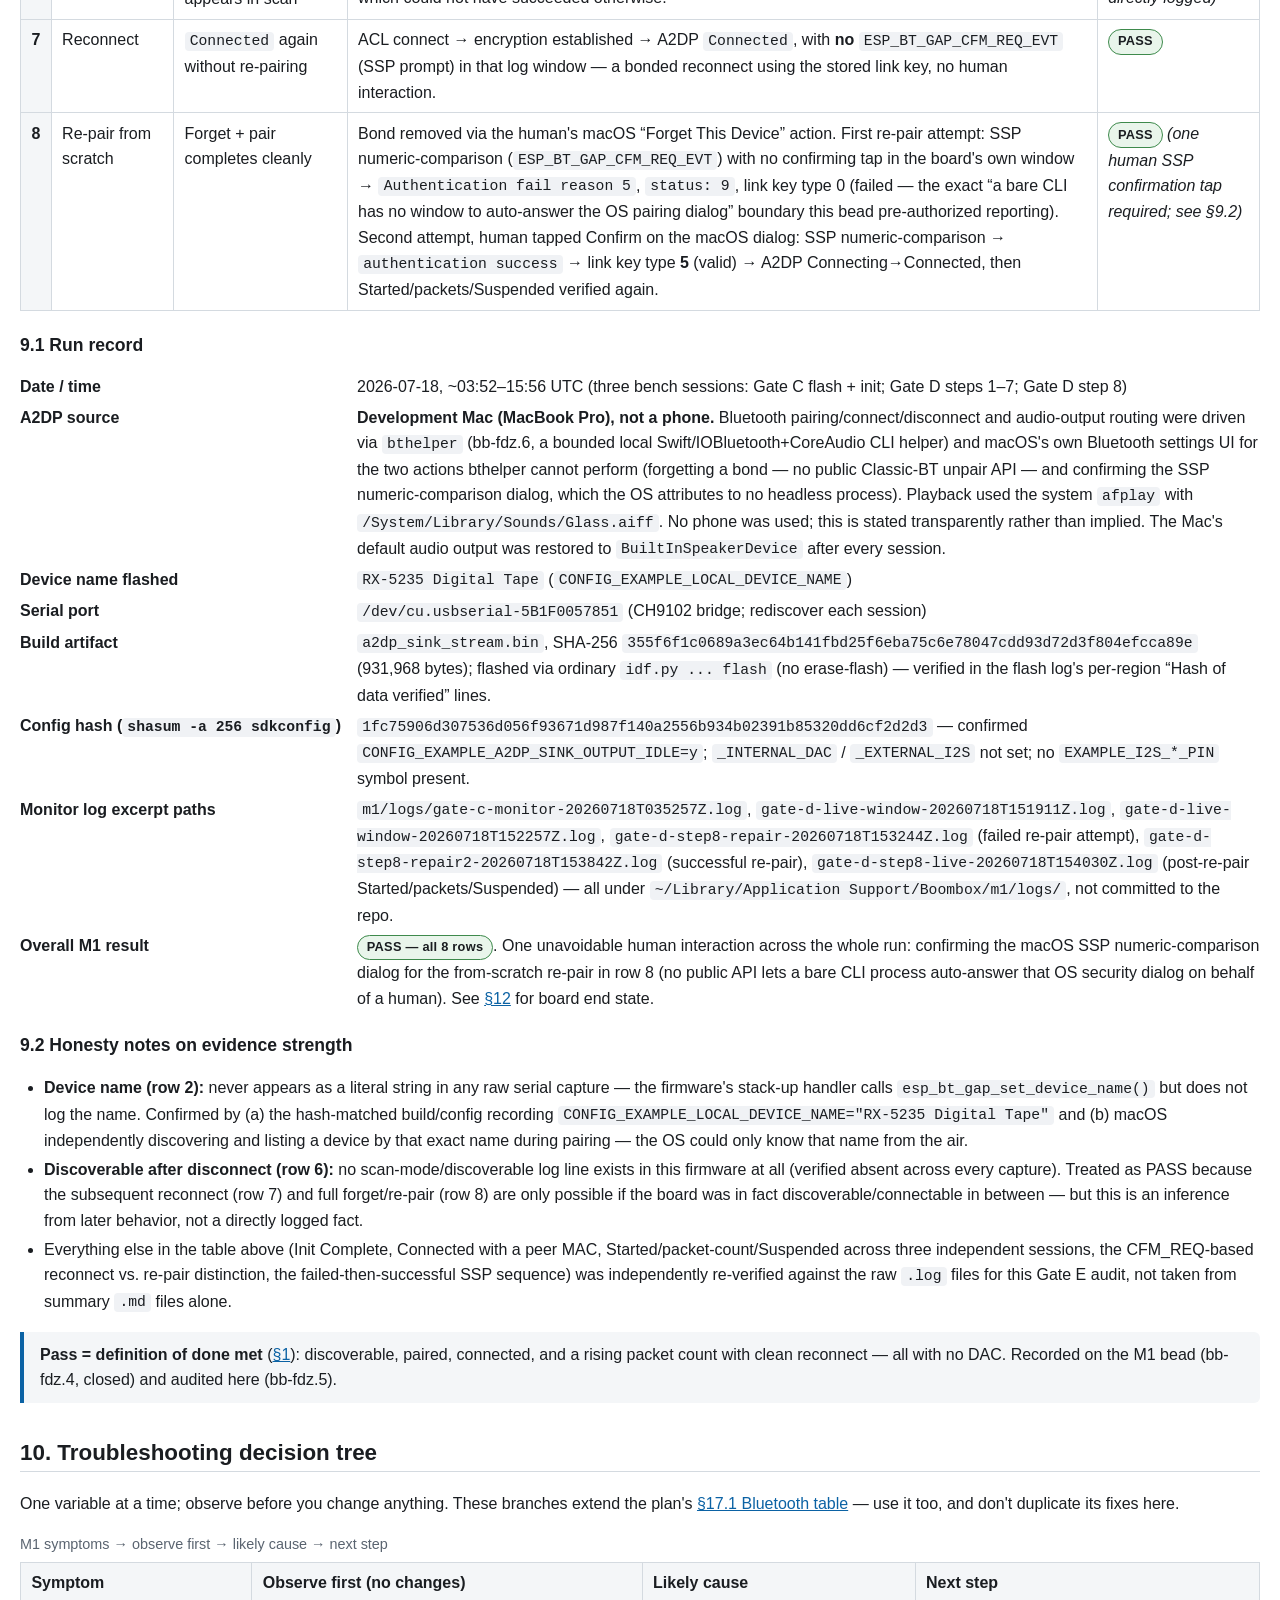
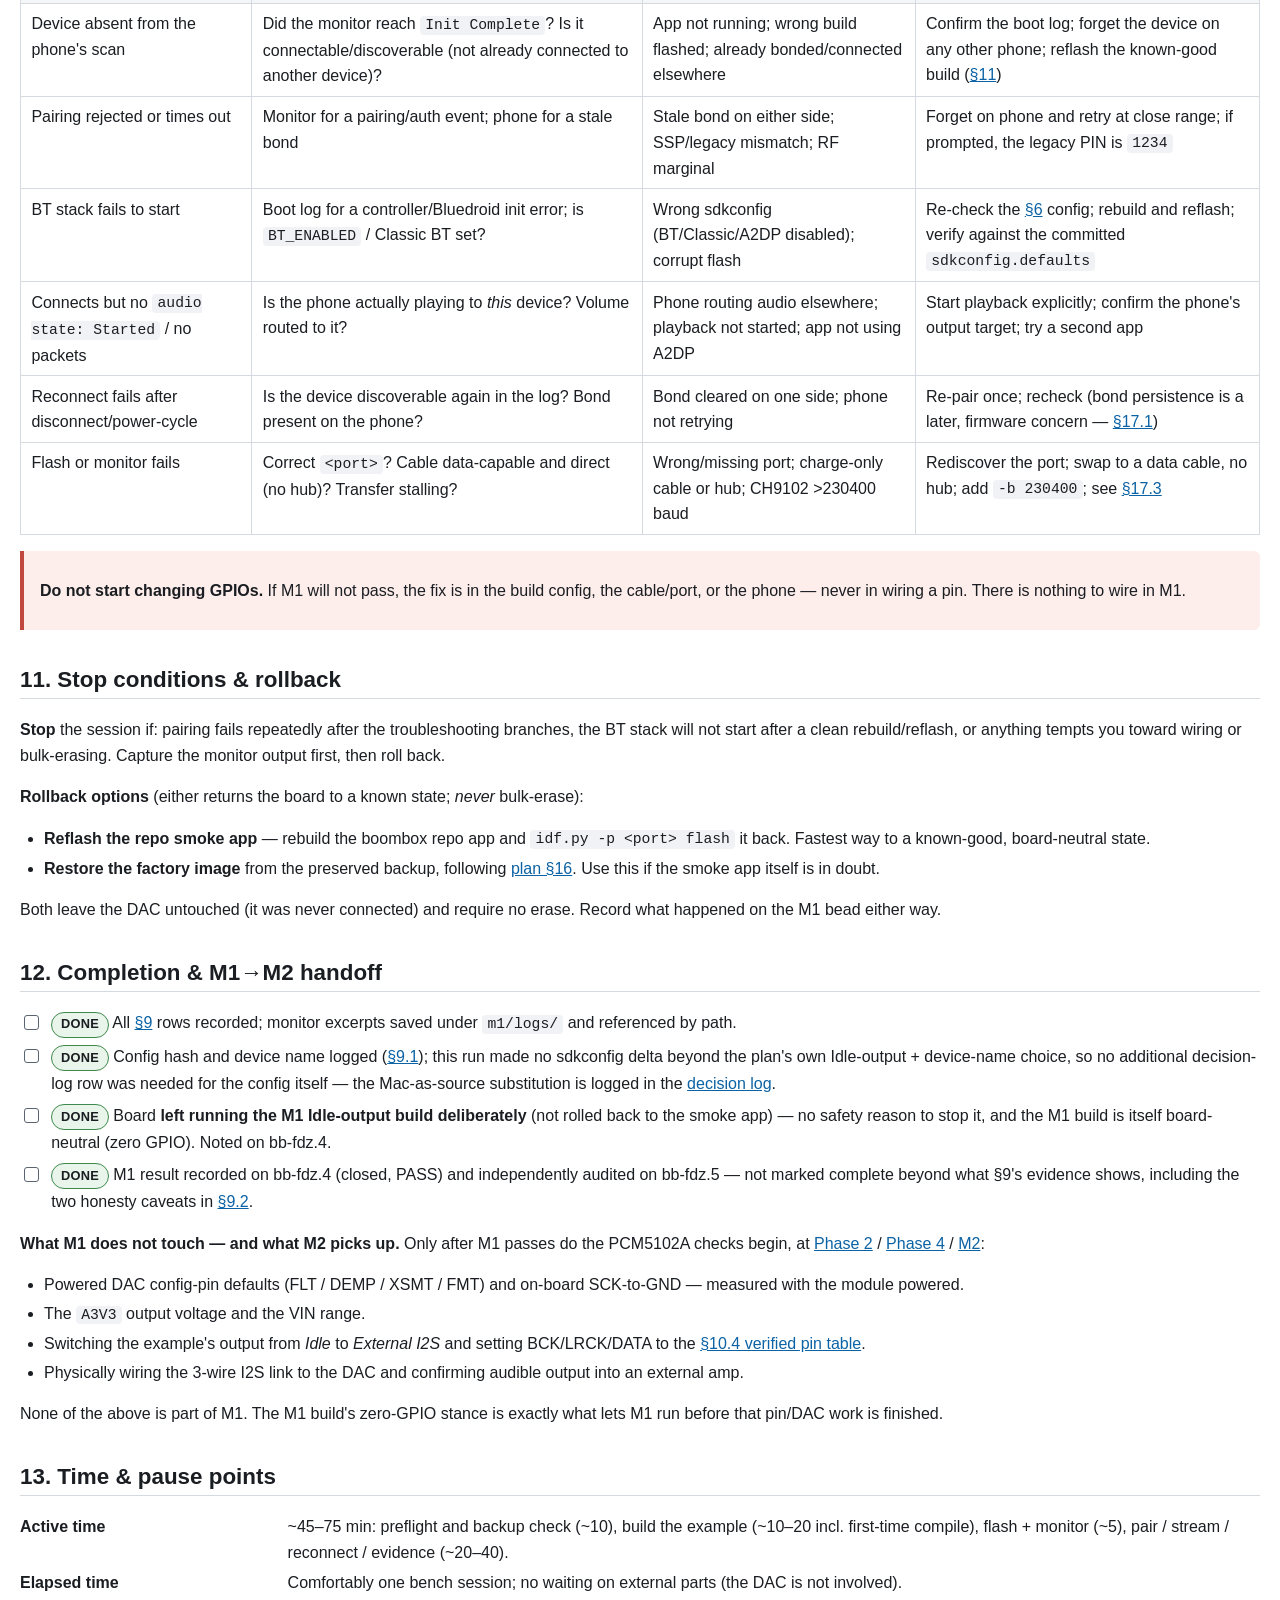
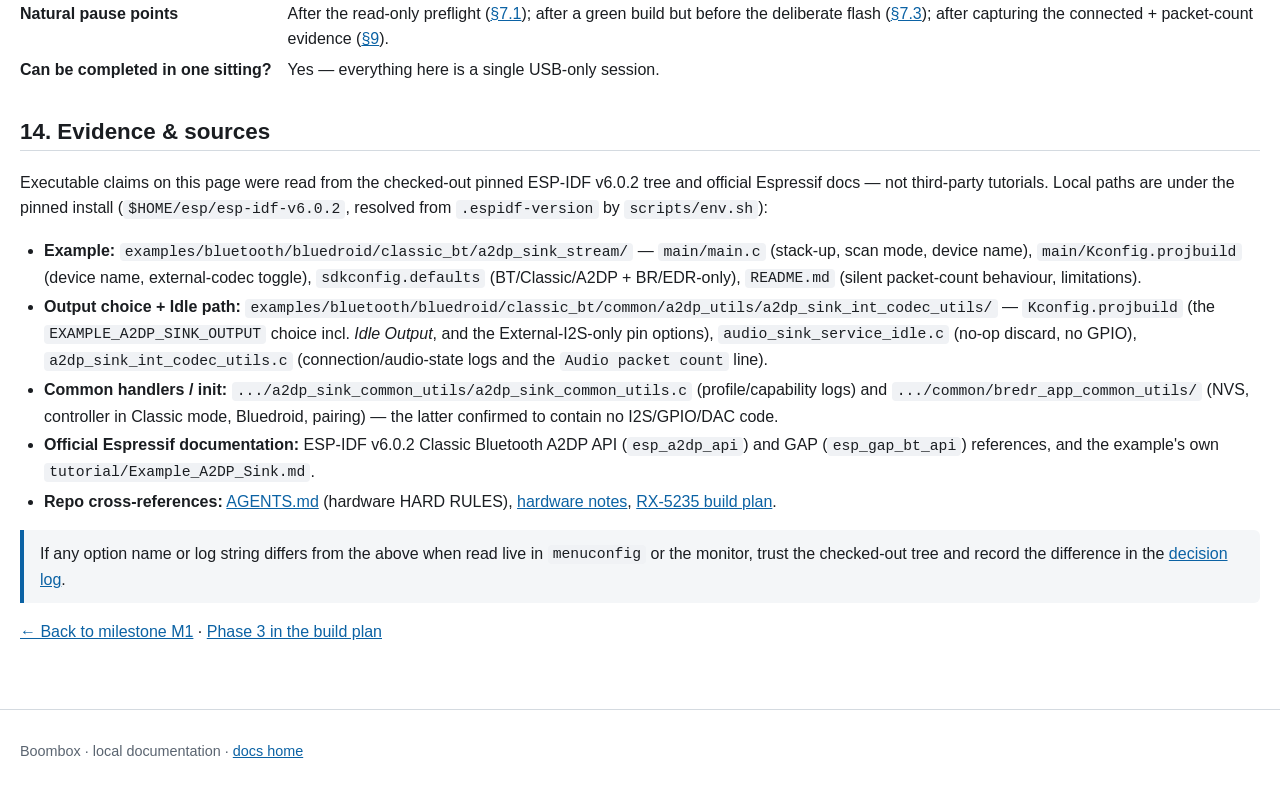
<file: docs/m1-bluetooth-bringup.html>
<!DOCTYPE html>
<html lang="en">
<head>
<meta charset="utf-8">
<meta name="viewport" content="width=device-width, initial-scale=1">
<title>M1 — USB-only Bluetooth bring-up — Boombox</title>
<link rel="stylesheet" href="styles.css">
</head>
<body>
<a class="skip-link" href="#main">Skip to content</a>
<header>
  <p class="brand"><a href="index.html">Boombox docs</a></p>
  <nav aria-label="Documentation">
    <a href="index.html">Index</a>
    <a href="setup-research.html">Setup research</a>
    <a href="hardware.html">Hardware</a>
    <a href="chip-architecture.html">Chip architecture</a>
    <a href="rx5235-build-plan.html">RX-5235 plan</a>
  </nav>
</header>
<main id="main">
  <h1>Milestone M1 — USB-only Bluetooth bring-up</h1>
  <p><strong>Last verified:</strong> 2026-07-18 ·
  <span class="status status--confirmed">Executed — PASS</span> ·
  <strong>Repo state:</strong> the plan below has been run bench-side against
  the single physical board. The board is flashed with the Idle-output
  <code>a2dp_sink_stream</code> build (source-unmodified; only the
  <a href="#strategy">Idle Output</a> menuconfig choice + device name were
  set) and was left running it after a PASS. No repo firmware/wiring commit
  was made by this bring-up — see <a href="#evidence">§9</a> for the run
  record and evidence.</p>
  <p class="lede">A single-session, bench-usable plan to prove <em>one</em>
  thing: the ESP32 T-Display advertises as a Bluetooth speaker, a phone
  discovers and connects to it, and the serial monitor shows the A2DP
  audio-stream state — using nothing but the board and a USB cable. It is the
  detailed expansion of
  <a href="rx5235-build-plan.html#m1">milestone M1</a> /
  <a href="rx5235-build-plan.html#phase-3">Phase 3</a> in the main build plan.</p>

  <p class="stop"><strong>The PCM5102A DAC is not needed for M1. Leave it
  disconnected and unpowered.</strong> M1 is a <em>transport</em> proof, not an
  audio-output test. The reference firmware is configured to <em>discard</em>
  the decoded audio, so no I2S pins, no DAC, no amplifier, and no speaker are
  involved. Everything about sound begins at
  <a href="rx5235-build-plan.html#phase-4">Phase 4 / M2</a>.</p>

  <nav class="toc" aria-labelledby="toc-heading">
    <h2 id="toc-heading">On this page</h2>
    <ol>
      <li><a href="#objective">Objective, done, and non-goals</a></li>
      <li><a href="#gates">Dependency &amp; gate table</a></li>
      <li><a href="#baseline">Current verified baseline</a></li>
      <li><a href="#equipment">Required &amp; excluded equipment</a></li>
      <li><a href="#preflight">Safety &amp; go/no-go preflight</a></li>
      <li><a href="#strategy">Firmware strategy &amp; config delta</a></li>
      <li><a href="#commands">Preparation &amp; command sequence</a></li>
      <li><a href="#procedure">Bench procedure</a></li>
      <li><a href="#evidence">Test &amp; evidence checklist</a></li>
      <li><a href="#troubleshoot">Troubleshooting decision tree</a></li>
      <li><a href="#rollback">Stop conditions &amp; rollback</a></li>
      <li><a href="#handoff">Completion &amp; M1&rarr;M2 handoff</a></li>
      <li><a href="#timing">Time &amp; pause points</a></li>
      <li><a href="#sources">Evidence &amp; sources</a></li>
    </ol>
  </nav>

  <section aria-labelledby="objective">
    <h2 id="objective">1. Objective, definition of done, and non-goals</h2>
    <dl class="kv">
      <dt>Objective</dt>
      <dd>Flash Espressif's pinned reference A2DP-sink example — configured to
      discard audio — and prove the Bluetooth link end to end: the device is
      discoverable, a phone pairs and connects, and the serial log shows the
      A2DP connection and audio-stream state.</dd>
      <dt>Milestone</dt>
      <dd>M1 (<a href="rx5235-build-plan.html#m1">dashboard</a> ·
      <a href="rx5235-build-plan.html#phase-3">Phase 3</a>). Delivers the
      &ldquo;ESP32 advertises as a Bluetooth speaker&rdquo; gate.</dd>
      <dt>Definition of done</dt>
      <dd>All of: (a) the monitor shows the Bluetooth stack initialise and
      A2DP init complete; (b) the phone lists the device by name and pairs;
      (c) the monitor logs <code>A2DP connection state: Connected</code> with
      the phone's MAC; (d) starting playback logs
      <code>A2DP audio state: Started</code> and a rising
      <code>Audio packet count</code>; (e) a clean disconnect and reconnect are
      observed; (f) the evidence in <a href="#evidence">§9</a> is captured. No
      sound is expected or required.</dd>
      <dt>Non-goals</dt>
      <dd>Audible output, any I2S/DAC/amp/speaker work, GPIO configuration,
      display bring-up, AVRCP button control, power/enclosure work, and opening
      the boombox. These are later milestones and must not be attempted here.</dd>
      <dt>What passing does <em>not</em> mean</dt>
      <dd>M1 has been run and passed (<a href="#evidence">§9</a>). Passing
      proves the transport only; it does <strong>not</strong> mean any audio
      path works — that is M2.</dd>
    </dl>
  </section>

  <section aria-labelledby="gates">
    <h2 id="gates">2. Dependency &amp; gate table</h2>
    <p>M1 needs a small, already-satisfied slice of the M0 baseline. It does
    <strong>not</strong> need the DAC-side pin review, because the firmware is
    configured to output nothing — zero GPIO, in full compliance with the
    repo's verified-pin rule
    (<a href="hardware.html#safety">hardware safety</a>,
    <a href="../AGENTS.md">AGENTS.md</a> HARD RULE&nbsp;1). The pin review still
    gates the DAC wiring, which is M2's problem, not M1's.</p>
    <div class="table-scroll">
      <table>
        <caption>What M1 depends on, and what it explicitly does not</caption>
        <thead>
          <tr>
            <th scope="col">Item</th>
            <th scope="col">M1 needs it?</th>
            <th scope="col">Status</th>
            <th scope="col">Why</th>
          </tr>
        </thead>
        <tbody>
          <tr>
            <th scope="row">Verified full-flash backup (outside repo)</th>
            <td>Yes</td>
            <td><span class="status status--confirmed">DONE — verify hash</span></td>
            <td>Rollback safety; the deliberate flash overwrites the smoke app.
            Re-verify the recorded SHA-256, don't take a new &ldquo;first&rdquo;
            backup (<a href="rx5235-build-plan.html#snapshot">plan §4</a>,
            <a href="rx5235-build-plan.html#restore">§16</a>).</td>
          </tr>
          <tr>
            <th scope="row">Pinned ESP-IDF toolchain healthy</th>
            <td>Yes</td>
            <td><span class="status status--confirmed">DONE</span></td>
            <td><code>scripts/doctor.sh</code> passes; the example builds in the
            pinned v6.0.2 environment.</td>
          </tr>
          <tr>
            <th scope="row">Board is a classic-ESP32 with Classic Bluetooth</th>
            <td>Yes</td>
            <td><span class="status status--confirmed">CONFIRMED</span></td>
            <td>T-Display Q125 is classic ESP32 with Bluetooth&nbsp;4.2 + BLE —
            Classic BT/A2DP is present
            (<a href="hardware.html#board">hardware §board</a>).</td>
          </tr>
          <tr>
            <th scope="row">Direct, data-capable USB link + known serial port</th>
            <td>Yes</td>
            <td><span class="status status--confirmed">READY — rediscover port</span></td>
            <td>The one physical dependency: a data USB cable (no hub) and the
            CH9102 port, rediscovered each session
            (<a href="hardware.html#safety">hardware §safety</a>).</td>
          </tr>
          <tr>
            <th scope="row">DAC-side I2S pin review (§10.4 powered defaults)</th>
            <td><strong>No</strong></td>
            <td><span class="status status--blocked">Not required for M1</span></td>
            <td>The M1 build configures <em>no</em> I2S pins (Idle output), so
            the pin review does not gate it. It still gates
            <a href="rx5235-build-plan.html#phase-4">M2</a>.</td>
          </tr>
          <tr>
            <th scope="row">PCM5102A module: power, FLT/DEMP/XSMT/FMT, wiring</th>
            <td><strong>No</strong></td>
            <td><span class="status status--blocked">M2 / Phase 4 only</span></td>
            <td>No DAC is connected or powered in M1. Its
            <a href="rx5235-build-plan.html#phase-2">identification</a> and
            powered checks belong to M2.</td>
          </tr>
          <tr>
            <th scope="row">Phase&nbsp;2 &ldquo;know the DAC's expected format&rdquo;</th>
            <td><strong>No</strong></td>
            <td><span class="status status--blocked">M2 / Phase 4 only</span></td>
            <td>The stream is discarded, not formatted for a DAC. Corrects the
            earlier over-gating that made Phase&nbsp;2 an M1 prerequisite.</td>
          </tr>
        </tbody>
      </table>
    </div>
    <p class="note"><strong>Net gate:</strong> M1 is <strong>READY to run</strong>
    — the only remaining step is the bench session itself. No non-DAC gate is
    outstanding; the DAC gates are real but belong to M2.</p>
  </section>

  <section aria-labelledby="baseline">
    <h2 id="baseline">3. Current verified baseline</h2>
    <p>These facts are cross-linked from the hardware record rather than
    restated as new claims — trust the source pages, not this summary, if they
    ever diverge.</p>
    <div class="table-scroll">
      <table>
        <caption>Baseline this plan builds on (all established read-only)</caption>
        <thead>
          <tr><th scope="col">Fact</th><th scope="col">Value</th><th scope="col">Source</th></tr>
        </thead>
        <tbody>
          <tr><td>Board</td>
          <td>LILYGO T-Display, classic ESP32, variant Q125 16&nbsp;MB;
          physical rev V1.1</td>
          <td><a href="hardware.html#board">hardware §board</a></td></tr>
          <tr><td>SoC</td>
          <td>ESP32-D0WDQ6-V3 rev 3.1, dual-core Xtensa LX6, Bluetooth 4.2 +
          BLE (Classic BT present)</td>
          <td><a href="hardware.html#verified">hardware §measured</a>,
          <a href="chip-architecture.html">chip architecture</a></td></tr>
          <tr><td>USB&ndash;UART bridge</td>
          <td>WCH CH9102 (VID:PID <code>1a86:55d4</code>); serial console
          115200&nbsp;8N1 on UART0</td>
          <td><a href="hardware.html#verified">hardware §measured</a></td></tr>
          <tr><td>Serial port (observed)</td>
          <td><code>/dev/cu.usbserial-5B1F0057851</code> — an observation, not a
          constant; rediscover with <code>ls /dev/cu.*</code> each session</td>
          <td><a href="hardware.html#safety">hardware §safety</a></td></tr>
          <tr><td>Toolchain</td>
          <td>Native ESP-IDF, pinned in <code>.espidf-version</code> =
          <strong>v6.0.2</strong>; <code>scripts/doctor.sh</code> /
          <code>scripts/build.sh</code> pass</td>
          <td><a href="setup-research.html#version-pin">setup research §3</a></td></tr>
          <tr><td>Current firmware</td>
          <td>Board-neutral smoke app (console UART only, zero GPIO); factory
          demo already overwritten <em>after</em> a verified full backup</td>
          <td><a href="rx5235-build-plan.html#snapshot">plan §4 snapshot</a></td></tr>
          <tr><td>Backup / rollback</td>
          <td>Full pre-write flash image preserved outside the repo with path,
          size, and SHA-256 recorded; restore procedure documented</td>
          <td><a href="rx5235-build-plan.html#restore">plan §16 restore</a></td></tr>
          <tr><td>Serial-transfer caveat</td>
          <td>CH9102 bulk transfers are unreliable above 230400 baud; prefer
          <code>-b 230400</code> for long reads and large writes</td>
          <td><a href="hardware.html#safety">hardware §safety</a></td></tr>
        </tbody>
      </table>
    </div>
  </section>

  <section aria-labelledby="equipment">
    <h2 id="equipment">4. Required &amp; excluded equipment</h2>
    <div class="table-scroll">
      <table>
        <caption>Everything the M1 bench session needs — and everything it
        must not include</caption>
        <thead>
          <tr><th scope="col">Required for M1</th><th scope="col">Excluded from M1 (leave in the box)</th></tr>
        </thead>
        <tbody>
          <tr>
            <td>The ESP32 T-Display board (our confirmed unit)</td>
            <td>PCM5102A / GY-PCM5102 DAC module — <strong>disconnected and
            unpowered</strong></td>
          </tr>
          <tr>
            <td>One direct, data-capable USB cable (no hub)</td>
            <td>I2S jumper wires / breadboard</td>
          </tr>
          <tr>
            <td>The development Mac with the pinned ESP-IDF v6.0.2 toolchain</td>
            <td>Amplifier, powered speaker, or headphones</td>
          </tr>
          <tr>
            <td>An A2DP-capable phone (Bluetooth audio source)</td>
            <td>The RX-5235 boombox chassis (stays closed and untouched)</td>
          </tr>
          <tr>
            <td>This page (open on the laptop or printed)</td>
            <td>Multimeter / bench supply (not needed until M2)</td>
          </tr>
        </tbody>
      </table>
    </div>
    <p class="warning">If any wire, DAC, or amplifier ends up connected during
    M1, stop and remove it. Their presence cannot help an M1 pass and only
    risks driving an unverified pin.</p>
  </section>

  <section aria-labelledby="preflight">
    <h2 id="preflight">5. Safety &amp; go/no-go preflight</h2>
    <p>Work top to bottom. Any <strong>NO-GO</strong> stops the session until
    it is resolved — do not improvise past it.</p>
    <ul class="checklist">
      <li><strong>Device identity &amp; port.</strong> Board plugged in via a
      direct data cable. Rediscover the port:
      <code>ls /dev/cu.usbserial* /dev/cu.wchusbserial*</code>. Confirm it is
      the CH9102 bridge. Record the exact port string. <em>NO-GO if no port
      enumerates.</em></li>
      <li><strong>Toolchain health.</strong> <code>scripts/doctor.sh</code>
      exits <em>environment ready</em> (ESP-IDF v6.0.2 present, tag matches,
      port visible). <em>NO-GO on any FAIL line.</em></li>
      <li><strong>Backup verified.</strong> Confirm the recorded pre-write
      backup still hashes to its logged SHA-256
      (<code>shasum -a 256 &lt;backup&gt;</code> vs the record in
      <a href="rx5235-build-plan.html#restore">§16</a>). Do <em>not</em> take a
      new &ldquo;first&rdquo; backup — one already exists.
      <em>NO-GO if the hash does not match.</em></li>
      <li><strong>No bulk erase.</strong> The plan uses only
      <code>idf.py flash</code>, which does not bulk-erase.
      <code>erase-flash</code> is forbidden without explicit per-session user
      approval — it is not part of M1.</li>
      <li><strong>No GPIO configuration.</strong> The build must select the
      <em>Idle</em> audio output (<a href="#strategy">§6</a>) so that no I2S or
      DAC pin is configured. Confirm the output choice before flashing.
      <em>NO-GO if the build is set to External&nbsp;I2S or Internal&nbsp;DAC.</em></li>
      <li><strong>Power &amp; USB conditions.</strong> Direct cable, no hub;
      laptop on stable power; nothing else wired to the board headers.</li>
      <li><strong>Rollback artifact ready.</strong> Know both rollback paths
      before flashing: reflash the repo smoke app, or restore the factory image
      from backup (<a href="#rollback">§11</a>).</li>
    </ul>
  </section>

  <section aria-labelledby="strategy">
    <h2 id="strategy">6. Firmware strategy &amp; configuration delta</h2>
    <p>The strategy is deliberately the least invasive path that still exercises
    the whole Bluetooth transport: <strong>run Espressif's stock example
    unmodified and select its built-in &ldquo;discard&rdquo; output.</strong>
    No source edit is required, and no GPIO is configured.</p>

    <h3 id="strategy-verified">6.1 Verified source behaviour (ESP-IDF v6.0.2)</h3>
    <p>The following are read directly from the checked-out pinned tree at
    <code>examples/bluetooth/bluedroid/classic_bt/a2dp_sink_stream</code> and its
    shared <code>classic_bt/common</code> components (exact files in
    <a href="#sources">§14</a>). Each is
    <span class="status status--confirmed">VERIFIED</span> in source, not
    inferred:</p>
    <ul>
      <li>The example advertises as a Classic-Bluetooth A2DP <em>sink</em>. The
      device name is <code>CONFIG_EXAMPLE_LOCAL_DEVICE_NAME</code>, default
      <code>ESP_SPEAKER</code>.</li>
      <li>At stack-up it registers GAP + A2DP callbacks, calls
      <code>esp_a2d_sink_init()</code>, and sets scan mode to
      <code>ESP_BT_CONNECTABLE, ESP_BT_GENERAL_DISCOVERABLE</code> — so a phone
      can discover and connect. On connect it becomes non-discoverable; on
      disconnect it returns to connectable/discoverable.</li>
      <li>Audio output is a build-time <em>choice</em>,
      <code>EXAMPLE_A2DP_SINK_OUTPUT</code>, with three options: <em>External
      I2S Codec</em> (the default — drives GPIO), <em>Internal DAC</em>, and
      <strong><em>Idle Output</em></strong>, whose help text reads literally
      &ldquo;Select this to discard a2dp sink data.&rdquo;</li>
      <li>The Idle output implementation is a set of no-ops. It includes no I2S,
      GPIO, or DAC driver and touches no pin. The three I2S pin settings
      (<code>EXAMPLE_I2S_LRCK_PIN</code>=27, <code>_BCK_PIN</code>=26,
      <code>_DATA_PIN</code>=25) <code>depend on</code> the External-I2S choice,
      so in Idle mode they do not even exist in the configuration.</li>
      <li>Even while discarding audio, the internal-codec data handler still
      logs <code>Audio packet count: N</code> every 100 packets — decoded PCM
      is flowing, proving the stream without a DAC. The example README confirms
      this: without a codec &ldquo;the example will only show a count of audio
      data packets received silently.&rdquo;</li>
      <li>Connection and stream state are logged by the A2DP event handlers:
      <code>A2DP connection state: {Disconnected|Connecting|Connected|Disconnecting}, [MAC]</code>,
      <code>A2DP audio state: {Suspended|Started}</code>,
      <code>A2DP PROF STATE: Init Complete</code>, and the protocol/capability
      lines. These are the M1 evidence.</li>
      <li>The committed <code>sdkconfig.defaults</code> already enables the right
      stack: <code>CONFIG_BT_ENABLED=y</code>,
      <code>CONFIG_BTDM_CTRL_MODE_BR_EDR_ONLY=y</code> (controller in Classic
      BR/EDR mode, no BLE), <code>CONFIG_BT_BLUEDROID_ENABLED=y</code>,
      <code>CONFIG_BT_CLASSIC_ENABLED=y</code>, and
      <code>CONFIG_BT_A2DP_ENABLE=y</code>.</li>
      <li>Documented limitations (README): SBC codec only, decoded to 44.1&nbsp;kHz
      stereo 16-bit PCM; at most one A2DP source connection at a time; A2DP sink
      cannot run together with A2DP source.</li>
    </ul>

    <h3 id="strategy-adaptation">6.2 Proposed configuration (no source change)</h3>
    <p>The only decisions are menuconfig selections — clearly separated here
    from the verified facts above so a reviewer can see what is
    <span class="status status--confirmed">stock</span> versus what this plan
    <span class="status status--conditional">chooses</span>:</p>
    <ul>
      <li><span class="status status--conditional">CHOICE</span> Set the audio
      output to <strong>Idle Output</strong>
      (<code>CONFIG_EXAMPLE_A2DP_SINK_OUTPUT_IDLE=y</code>). This is the whole
      adaptation: it flips the stock default away from External&nbsp;I2S so that
      zero GPIO is configured. No C code is edited.</li>
      <li><span class="status status--conditional">CHOICE</span> Optionally set
      an identifiable device name, e.g.
      <code>CONFIG_EXAMPLE_LOCAL_DEVICE_NAME="RX-5235 Digital Tape"</code>
      (matching <a href="rx5235-build-plan.html#phase-3">Phase 3</a>). The stock
      <code>ESP_SPEAKER</code> is equally valid — record whichever is flashed.</li>
      <li>Everything else stays at the example's committed defaults.</li>
    </ul>
    <p>If a reviewer prefers not to rely on the <code>Idle</code> choice at all,
    the equivalent minimal source adaptation would be to leave the output at
    Internal-codec and make <code>audio_sink_srv_data_output()</code> a no-op —
    but that is <em>unnecessary</em>, because the stock <code>Idle</code> option
    already is exactly that. Prefer the stock option; do not modify source.</p>

    <div class="table-scroll">
      <table>
        <caption>Configuration delta — stock example default &rarr; M1 build</caption>
        <thead>
          <tr>
            <th scope="col">Setting (menuconfig / <code>CONFIG_</code>)</th>
            <th scope="col">Stock default</th>
            <th scope="col">M1 value</th>
            <th scope="col">Effect</th>
          </tr>
        </thead>
        <tbody>
          <tr>
            <th scope="row">Target</th>
            <td>&mdash;</td>
            <td><code>idf.py set-target esp32</code></td>
            <td>Classic ESP32, our SoC.</td>
          </tr>
          <tr>
            <th scope="row">A2DP Sink Output
            (<code>EXAMPLE_A2DP_SINK_OUTPUT</code>)</th>
            <td>External I2S Codec (drives GPIO 26/27/25)</td>
            <td><strong>Idle Output</strong>
            (<code>..._IDLE=y</code>)</td>
            <td><strong>Zero GPIO configured; audio discarded.</strong> The one
            change that matters.</td>
          </tr>
          <tr>
            <th scope="row">External codec
            (<code>EXAMPLE_A2DP_SINK_USE_EXTERNAL_CODEC</code>)</th>
            <td>Off — Bluedroid decodes SBC internally</td>
            <td>Off (unchanged)</td>
            <td>Keeps the <code>Audio packet count</code> log evidence.</td>
          </tr>
          <tr>
            <th scope="row">Device name
            (<code>EXAMPLE_LOCAL_DEVICE_NAME</code>)</th>
            <td><code>ESP_SPEAKER</code></td>
            <td><code>ESP_SPEAKER</code> or
            <code>RX-5235 Digital Tape</code></td>
            <td>What the phone shows; record the exact value flashed.</td>
          </tr>
          <tr>
            <th scope="row">Controller mode
            (<code>BTDM_CTRL_MODE_BR_EDR_ONLY</code>)</th>
            <td>On</td>
            <td>On (unchanged)</td>
            <td>Classic BR/EDR only; no BLE.</td>
          </tr>
          <tr>
            <th scope="row">Host + A2DP
            (<code>BT_BLUEDROID_ENABLED</code>,
            <code>BT_CLASSIC_ENABLED</code>, <code>BT_A2DP_ENABLE</code>)</th>
            <td>On</td>
            <td>On (unchanged)</td>
            <td>Bluedroid host with the A2DP sink profile.</td>
          </tr>
          <tr>
            <th scope="row">I2S pins
            (<code>EXAMPLE_I2S_*_PIN</code>)</th>
            <td>LRCK 27 / BCK 26 / DATA 25 (only under External I2S)</td>
            <td><em>Absent</em> in Idle mode</td>
            <td>No pin is referenced or driven.</td>
          </tr>
          <tr>
            <th scope="row">Net GPIO behaviour</th>
            <td>I2S GPIO driven</td>
            <td><strong>None configured or driven</strong></td>
            <td>Satisfies the verified-pin safety rule.</td>
          </tr>
        </tbody>
      </table>
    </div>
    <p class="note">Read the exact option strings from <code>menuconfig</code> in
    the checked-out pinned tree — the output choice lives in the shared
    &ldquo;A2DP Sink Internal Codec Example Configuration&rdquo; menu, not the
    example's own Kconfig — and flag any mismatch in the plan's
    <a href="rx5235-build-plan.html#decision-log">decision log</a>. Do not trust
    third-party tutorials for option names.</p>
  </section>

  <section aria-labelledby="commands">
    <h2 id="commands">7. Preparation &amp; command sequence</h2>
    <p>Read-only and build steps are safe to repeat. Exactly <strong>one</strong>
    step writes to the board, and it is called out. All commands run in the
    pinned environment; the bench project lives <em>outside</em> this repository
    until <a href="rx5235-build-plan.html#firmware">§15</a> folds any keeper code
    into components. <code>&lt;port&gt;</code> is the only placeholder —
    discover it, never guess it.</p>

    <h3 id="commands-readonly">7.1 Read-only preparation</h3>
    <pre><code># In the boombox repo checkout — confirm the pinned toolchain is healthy
scripts/doctor.sh

# Discover the serial port (an observation each session, not a constant)
ls /dev/cu.usbserial* /dev/cu.wchusbserial*
# -> record the exact string, e.g. /dev/cu.usbserial-XXXXXXXXXXX

# Re-verify the existing full-flash backup against its recorded hash
shasum -a 256 "$HOME/Library/Application Support/Boombox/backups/&lt;backup-file&gt;"
# -> must equal the SHA-256 recorded in build plan section 16</code></pre>

    <h3 id="commands-build">7.2 Instantiate &amp; build the example (no writes to the board)</h3>
    <pre><code># Enter the pinned ESP-IDF environment (as scripts/build.sh does internally)
source "$HOME/esp/esp-idf-v6.0.2/export.sh"

# Create a bench project from the pinned example, OUTSIDE the repo
cd ~/bench            # any scratch dir outside the boombox repo
idf.py create-project-from-example \
  "bluetooth/bluedroid/classic_bt/a2dp_sink_stream"
cd a2dp_sink_stream

idf.py set-target esp32

# Select the Idle output (and optionally the device name).
# Menu path: "A2DP Sink Internal Codec Example Configuration"
#   -> "A2DP Sink Output" -> "Idle Output"
# and (optional) "A2DP Example Configuration" -> "Local Device Name".
idf.py menuconfig
# Equivalent non-interactive form — append to sdkconfig.defaults, then build:
#   CONFIG_EXAMPLE_A2DP_SINK_OUTPUT_IDLE=y
#   CONFIG_EXAMPLE_LOCAL_DEVICE_NAME="RX-5235 Digital Tape"

# Build only — this does not touch the board
idf.py build

# Capture the config hash for the evidence log
shasum -a 256 sdkconfig</code></pre>
    <p class="warning">Before the write step, re-confirm in
    <code>menuconfig</code> (or <code>sdkconfig</code>) that <strong>Idle
    Output</strong> is selected and that no <code>EXAMPLE_I2S_*_PIN</code>
    option is present. This is the last gate that keeps M1 at zero GPIO.</p>

    <h3 id="commands-flash">7.3 The one deliberate flash + monitor (writes to the board)</h3>
    <div class="stop"><p><strong>This is the only step that changes the
    board.</strong> It overwrites the smoke app (already backed up). A plain
    <code>flash</code> does not bulk-erase — keep it that way.</p></div>
    <pre><code># Deliberate, explicit flash over the direct cable, then open the monitor
idf.py -p &lt;port&gt; flash monitor
# Monitor exits with Ctrl-]  (console is 115200 8N1 on UART0)</code></pre>
    <p>If long transfers stall on the CH9102 bridge, add <code>-b 230400</code>
    (<code>idf.py -p &lt;port&gt; -b 230400 flash monitor</code>).</p>
  </section>

  <section aria-labelledby="procedure">
    <h2 id="procedure">8. Bench procedure</h2>
    <p>Do these in order, one variable at a time, watching the monitor
    throughout. Audio need not be audible — the log is the proof.</p>
    <ol>
      <li><strong>Boot &amp; stack.</strong> On flash+monitor, watch for the
      boot banner, then Bluetooth init and
      <code>A2DP PROF STATE: Init Complete</code>. The device is now
      discoverable.</li>
      <li><strong>Discovery.</strong> On the phone, open Bluetooth settings and
      scan. The device name (<code>RX-5235 Digital Tape</code> or
      <code>ESP_SPEAKER</code>) should appear within ~10&nbsp;s.</li>
      <li><strong>Pair &amp; connect.</strong> Tap to pair. Current firmware uses
      Secure Simple Pairing with the device's <code>NoInputNoOutput</code>
      capability, so a modern source uses Just Works rather than a PIN prompt;
      the legacy fixed PIN <code>1234</code> is only a fallback. The monitor should log
      <code>A2DP connection state: Connecting</code> then
      <code>Connected, [phone-MAC]</code>.</li>
      <li><strong>Stream start.</strong> Play audio from a music app. Watch for
      <code>A2DP audio state: Started</code> followed by
      <code>Audio packet count: 100, 200, 300&hellip;</code> climbing. That
      rising count <em>is</em> the proof that decoded audio packets flow — with
      no DAC attached.</li>
      <li><strong>Stream stop.</strong> Pause playback; expect
      <code>A2DP audio state: Suspended</code> and the packet count to stop
      advancing.</li>
      <li><strong>Reconnect.</strong> Disconnect from the phone (or power-cycle
      the board): expect <code>A2DP connection state: Disconnected</code> and a
      return to discoverable. Reconnect and confirm the connected log again.</li>
      <li><strong>Negative / retry checks.</strong> (a) With the board
      disconnected, confirm it is discoverable again from a fresh scan.
      (b) Forget the device on the phone and re-pair from scratch. (c) Optionally
      confirm defined behaviour when a second phone tries to connect while one is
      connected (single source expected).</li>
    </ol>
    <p>This mirrors the plan's <a href="rx5235-build-plan.html#test-bt">§11.1
    Bluetooth test matrix</a> (Discovery, Pairing, Reconnect, Second-device) —
    run those rows here and record them in <a href="#evidence">§9</a>.</p>
  </section>

  <section aria-labelledby="evidence">
    <h2 id="evidence">9. Test &amp; evidence checklist</h2>
    <p><strong>Run 2026-07-18, PASS (8/8).</strong> Full serial captures are
    under <code>~/Library/Application&nbsp;Support/Boombox/m1/logs/</code>
    (outside the repo; timestamped, not committed). Log excerpts below are
    paraphrased from the raw captures; Bluetooth MACs are redacted here per
    <a href="../AGENTS.md">AGENTS.md</a> — the full values are only in the
    local log files. Two rows (2 and 6) are marked with the honest caveat
    that the literal string was not observed on serial — see the notes.</p>
    <div class="table-scroll">
      <table>
        <caption>M1 evidence — expected observation, actual result, pass/fail</caption>
        <thead>
          <tr>
            <th scope="col">#</th>
            <th scope="col">Step</th>
            <th scope="col">Expected observation (log)</th>
            <th scope="col">Actual result</th>
            <th scope="col">Pass/Fail</th>
          </tr>
        </thead>
        <tbody>
          <tr><th scope="row">1</th><td>BT stack + A2DP init</td>
          <td><code>A2DP PROF STATE: Init Complete</code></td>
          <td>Observed on every boot across all gate-C/D captures, e.g.
          <code>I (1304) BT_AV: A2DP PROF STATE: Init Complete</code></td>
          <td><span class="status status--confirmed">PASS</span></td></tr>
          <tr><th scope="row">2</th><td>Discovery</td>
          <td>Device name visible to the source within ~10&nbsp;s</td>
          <td>macOS (via <code>bthelper list-paired</code> / the Bluetooth
          pairing UI) discovered and listed the device as <strong>&ldquo;RX-5235
          Digital Tape&rdquo;</strong> — confirming the name is actually
          broadcast. <em>Caveat:</em> the firmware's GAP/A2DP handlers never
          print the device-name string to serial (only
          <code>esp_bt_gap_set_device_name()</code> in source, same handler as
          the logged Init Complete); the name is verified operationally
          (macOS-side) and via the hash-matched build/config, not by a literal
          serial log line.</td>
          <td><span class="status status--confirmed">PASS</span>
          <em>(cross-system, not serial-logged)</em></td></tr>
          <tr><th scope="row">3</th><td>Pair + connect</td>
          <td><code>A2DP connection state: Connected, [MAC]</code></td>
          <td><code>I (64584) BT_AV: A2DP connection state: Connected,
          [redacted]</code> (peer MAC present in the raw log, redacted here)</td>
          <td><span class="status status--confirmed">PASS</span></td></tr>
          <tr><th scope="row">4</th><td>Stream start</td>
          <td><code>A2DP audio state: Started</code> + rising
          <code>Audio packet count</code></td>
          <td><code>A2DP audio state: Started</code> observed in 3 separate
          bench sessions with monotonically rising
          <code>Audio packet count</code>: 100&rarr;600 (6 increments),
          100&rarr;1400 (14), and 100&rarr;2400 (24) — silence expected and
          observed (Idle output discards decoded PCM; only the count proves the
          stream).</td>
          <td><span class="status status--confirmed">PASS</span></td></tr>
          <tr><th scope="row">5</th><td>Stream stop</td>
          <td><code>A2DP audio state: Suspended</code>; count stops</td>
          <td><code>A2DP audio state: Suspended</code> observed immediately
          after the last packet-count line in all three sessions above; no
          further increments logged afterward.</td>
          <td><span class="status status--confirmed">PASS</span></td></tr>
          <tr><th scope="row">6</th><td>Disconnect &rarr; discoverable</td>
          <td><code>A2DP connection state: Disconnected</code>; re-appears in scan</td>
          <td><code>ESP_BT_GAP_ACL_DISC_CMPL_STAT_EVT Disconnected from
          [redacted], reason: 0x116</code> observed. <em>Caveat:</em> no
          scan-mode/discoverable serial log line exists in the firmware;
          return-to-discoverable is inferred from the subsequent successful
          reconnect (row 7) and forget/re-pair (row 8), which could not have
          succeeded otherwise.</td>
          <td><span class="status status--confirmed">PASS</span>
          <em>(discoverability inferred, not directly logged)</em></td></tr>
          <tr><th scope="row">7</th><td>Reconnect</td>
          <td><code>Connected</code> again without re-pairing</td>
          <td>ACL connect &rarr; encryption established &rarr; A2DP
          <code>Connected</code>, with <strong>no</strong>
          <code>ESP_BT_GAP_CFM_REQ_EVT</code> (SSP prompt) in that log
          window — a bonded reconnect using the stored link key, no human
          interaction.</td>
          <td><span class="status status--confirmed">PASS</span></td></tr>
          <tr><th scope="row">8</th><td>Re-pair from scratch</td>
          <td>Forget + pair completes cleanly</td>
          <td>Bond removed via the human's macOS &ldquo;Forget This
          Device&rdquo; action. First re-pair attempt: SSP numeric-comparison
          (<code>ESP_BT_GAP_CFM_REQ_EVT</code>) with no confirming tap in the
          board's own window &rarr; <code>Authentication fail reason 5</code>,
          <code>status: 9</code>, link key type 0 (failed — the exact
          &ldquo;a bare CLI has no window to auto-answer the OS pairing
          dialog&rdquo; boundary this bead pre-authorized reporting). Second
          attempt, human tapped Confirm on the macOS dialog: SSP
          numeric-comparison &rarr; <code>authentication success</code> &rarr;
          link key type <strong>5</strong> (valid) &rarr; A2DP
          Connecting&rarr;Connected, then Started/packets/Suspended verified
          again.</td>
          <td><span class="status status--confirmed">PASS</span>
          <em>(one human SSP confirmation tap required; see
          §9.2)</em></td></tr>
        </tbody>
      </table>
    </div>
    <h3 id="evidence-run">9.1 Run record</h3>
    <dl class="kv">
      <dt>Date / time</dt><dd>2026-07-18, ~03:52–15:56 UTC (three bench
      sessions: Gate C flash + init; Gate D steps 1–7; Gate D step 8)</dd>
      <dt>A2DP source</dt><dd><strong>Development Mac (MacBook Pro), not a
      phone.</strong> Bluetooth pairing/connect/disconnect and audio-output
      routing were driven via <code>bthelper</code> (bb-fdz.6, a bounded local
      Swift/IOBluetooth+CoreAudio CLI helper) and macOS's own Bluetooth
      settings UI for the two actions bthelper cannot perform (forgetting a
      bond — no public Classic-BT unpair API — and confirming the SSP
      numeric-comparison dialog, which the OS attributes to no headless
      process). Playback used the system <code>afplay</code> with
      <code>/System/Library/Sounds/Glass.aiff</code>. No phone was used; this
      is stated transparently rather than implied. The Mac's default audio
      output was restored to <code>BuiltInSpeakerDevice</code> after every
      session.</dd>
      <dt>Device name flashed</dt><dd><code>RX-5235 Digital Tape</code>
      (<code>CONFIG_EXAMPLE_LOCAL_DEVICE_NAME</code>)</dd>
      <dt>Serial port</dt><dd><code>/dev/cu.usbserial-5B1F0057851</code>
      (CH9102 bridge; rediscover each session)</dd>
      <dt>Build artifact</dt><dd><code>a2dp_sink_stream.bin</code>,
      SHA-256 <code>355f6f1c0689a3ec64b141fbd25f6eba75c6e78047cdd93d72d3f804efcca89e</code>
      (931,968 bytes); flashed via ordinary <code>idf.py ... flash</code>
      (no erase-flash) — verified in the flash log's per-region &ldquo;Hash of
      data verified&rdquo; lines.</dd>
      <dt>Config hash (<code>shasum -a 256 sdkconfig</code>)</dt>
      <dd><code>1fc75906d307536d056f93671d987f140a2556b934b02391b85320dd6cf2d2d3</code>
      — confirmed <code>CONFIG_EXAMPLE_A2DP_SINK_OUTPUT_IDLE=y</code>;
      <code>_INTERNAL_DAC</code> / <code>_EXTERNAL_I2S</code> not set; no
      <code>EXAMPLE_I2S_*_PIN</code> symbol present.</dd>
      <dt>Monitor log excerpt paths</dt>
      <dd><code>m1/logs/gate-c-monitor-20260718T035257Z.log</code>,
      <code>gate-d-live-window-20260718T151911Z.log</code>,
      <code>gate-d-live-window-20260718T152257Z.log</code>,
      <code>gate-d-step8-repair-20260718T153244Z.log</code> (failed re-pair
      attempt), <code>gate-d-step8-repair2-20260718T153842Z.log</code>
      (successful re-pair), <code>gate-d-step8-live-20260718T154030Z.log</code>
      (post-re-pair Started/packets/Suspended) — all under
      <code>~/Library/Application&nbsp;Support/Boombox/m1/logs/</code>, not
      committed to the repo.</dd>
      <dt>Overall M1 result</dt><dd><span class="status status--confirmed">PASS
      — all 8 rows</span>. One unavoidable human interaction across the whole
      run: confirming the macOS SSP numeric-comparison dialog for the
      from-scratch re-pair in row 8 (no public API lets a bare CLI process
      auto-answer that OS security dialog on behalf of a human). See
      <a href="#handoff">§12</a> for board end state.</dd>
    </dl>
    <h3 id="evidence-2">9.2 Honesty notes on evidence strength</h3>
    <ul>
      <li><strong>Device name (row 2):</strong> never appears as a literal
      string in any raw serial capture — the firmware's stack-up handler calls
      <code>esp_bt_gap_set_device_name()</code> but does not log the name.
      Confirmed by (a) the hash-matched build/config recording
      <code>CONFIG_EXAMPLE_LOCAL_DEVICE_NAME="RX-5235 Digital Tape"</code> and
      (b) macOS independently discovering and listing a device by that exact
      name during pairing — the OS could only know that name from the air.</li>
      <li><strong>Discoverable after disconnect (row 6):</strong> no
      scan-mode/discoverable log line exists in this firmware at all (verified
      absent across every capture). Treated as PASS because the subsequent
      reconnect (row 7) and full forget/re-pair (row 8) are only possible if
      the board was in fact discoverable/connectable in between — but this is
      an inference from later behavior, not a directly logged fact.</li>
      <li>Everything else in the table above (Init Complete, Connected with a
      peer MAC, Started/packet-count/Suspended across three independent
      sessions, the CFM_REQ-based reconnect vs. re-pair distinction, the
      failed-then-successful SSP sequence) was independently re-verified
      against the raw <code>.log</code> files for this Gate&nbsp;E audit, not
      taken from summary <code>.md</code> files alone.</li>
    </ul>
    <p class="note"><strong>Pass = definition of done met</strong>
    (<a href="#objective">§1</a>): discoverable, paired, connected, and a rising
    packet count with clean reconnect — all with no DAC. Recorded on the M1
    bead (bb-fdz.4, closed) and audited here (bb-fdz.5).</p>
  </section>

  <section aria-labelledby="troubleshoot">
    <h2 id="troubleshoot">10. Troubleshooting decision tree</h2>
    <p>One variable at a time; observe before you change anything. These branches
    extend the plan's <a href="rx5235-build-plan.html#ts-bt">§17.1 Bluetooth
    table</a> — use it too, and don't duplicate its fixes here.</p>
    <div class="table-scroll">
      <table>
        <caption>M1 symptoms &rarr; observe first &rarr; likely cause &rarr; next step</caption>
        <thead>
          <tr>
            <th scope="col">Symptom</th>
            <th scope="col">Observe first (no changes)</th>
            <th scope="col">Likely cause</th>
            <th scope="col">Next step</th>
          </tr>
        </thead>
        <tbody>
          <tr>
            <td>Device absent from the phone's scan</td>
            <td>Did the monitor reach <code>Init Complete</code>? Is it
            connectable/discoverable (not already connected to another device)?</td>
            <td>App not running; wrong build flashed; already bonded/connected
            elsewhere</td>
            <td>Confirm the boot log; forget the device on any other phone;
            reflash the known-good build (<a href="#rollback">§11</a>)</td>
          </tr>
          <tr>
            <td>Pairing rejected or times out</td>
            <td>Monitor for a pairing/auth event; phone for a stale bond</td>
            <td>Stale bond on either side; SSP/legacy mismatch; RF marginal</td>
            <td>Forget on phone and retry at close range; if prompted, the legacy
            PIN is <code>1234</code></td>
          </tr>
          <tr>
            <td>BT stack fails to start</td>
            <td>Boot log for a controller/Bluedroid init error; is
            <code>BT_ENABLED</code> / Classic BT set?</td>
            <td>Wrong sdkconfig (BT/Classic/A2DP disabled); corrupt flash</td>
            <td>Re-check the <a href="#strategy">§6</a> config; rebuild and
            reflash; verify against the committed <code>sdkconfig.defaults</code></td>
          </tr>
          <tr>
            <td>Connects but no <code>audio state: Started</code> / no packets</td>
            <td>Is the phone actually playing to <em>this</em> device? Volume
            routed to it?</td>
            <td>Phone routing audio elsewhere; playback not started; app not
            using A2DP</td>
            <td>Start playback explicitly; confirm the phone's output target;
            try a second app</td>
          </tr>
          <tr>
            <td>Reconnect fails after disconnect/power-cycle</td>
            <td>Is the device discoverable again in the log? Bond present on the
            phone?</td>
            <td>Bond cleared on one side; phone not retrying</td>
            <td>Re-pair once; recheck (bond persistence is a later, firmware
            concern — <a href="rx5235-build-plan.html#ts-bt">§17.1</a>)</td>
          </tr>
          <tr>
            <td>Flash or monitor fails</td>
            <td>Correct <code>&lt;port&gt;</code>? Cable data-capable and direct
            (no hub)? Transfer stalling?</td>
            <td>Wrong/missing port; charge-only cable or hub; CH9102 &gt;230400
            baud</td>
            <td>Rediscover the port; swap to a data cable, no hub; add
            <code>-b 230400</code>; see
            <a href="rx5235-build-plan.html#ts-system">§17.3</a></td>
          </tr>
        </tbody>
      </table>
    </div>
    <div class="stop"><p><strong>Do not start changing GPIOs.</strong> If M1
    will not pass, the fix is in the build config, the cable/port, or the phone
    — never in wiring a pin. There is nothing to wire in M1.</p></div>
  </section>

  <section aria-labelledby="rollback">
    <h2 id="rollback">11. Stop conditions &amp; rollback</h2>
    <p><strong>Stop</strong> the session if: pairing fails repeatedly after the
    troubleshooting branches, the BT stack will not start after a clean
    rebuild/reflash, or anything tempts you toward wiring or bulk-erasing. Capture
    the monitor output first, then roll back.</p>
    <p><strong>Rollback options</strong> (either returns the board to a known
    state; <em>never</em> bulk-erase):</p>
    <ul>
      <li><strong>Reflash the repo smoke app</strong> — rebuild the boombox
      repo app and <code>idf.py -p &lt;port&gt; flash</code> it back. Fastest way
      to a known-good, board-neutral state.</li>
      <li><strong>Restore the factory image</strong> from the preserved backup,
      following <a href="rx5235-build-plan.html#restore">plan §16</a>. Use this
      if the smoke app itself is in doubt.</li>
    </ul>
    <p>Both leave the DAC untouched (it was never connected) and require no
    erase. Record what happened on the M1 bead either way.</p>
  </section>

  <section aria-labelledby="handoff">
    <h2 id="handoff">12. Completion &amp; M1&rarr;M2 handoff</h2>
    <ul class="checklist">
      <li><span class="status status--confirmed">DONE</span> All
      <a href="#evidence">§9</a> rows recorded; monitor excerpts saved under
      <code>m1/logs/</code> and referenced by path.</li>
      <li><span class="status status--confirmed">DONE</span> Config hash and
      device name logged (<a href="#evidence-run">§9.1</a>); this run made no
      sdkconfig delta beyond the plan's own Idle-output + device-name choice,
      so no additional decision-log row was needed for the config itself — the
      Mac-as-source substitution is logged in the
      <a href="rx5235-build-plan.html#decision-log">decision log</a>.</li>
      <li><span class="status status--confirmed">DONE</span> Board
      <strong>left running the M1 Idle-output build deliberately</strong> (not
      rolled back to the smoke app) — no safety reason to stop it, and the M1
      build is itself board-neutral (zero GPIO). Noted on bb-fdz.4.</li>
      <li><span class="status status--confirmed">DONE</span> M1 result
      recorded on bb-fdz.4 (closed, PASS) and independently audited on bb-fdz.5
      — not marked complete beyond what §9's evidence shows, including the two
      honesty caveats in <a href="#evidence-2">§9.2</a>.</li>
    </ul>
    <p><strong>What M1 does not touch — and what M2 picks up.</strong> Only after
    M1 passes do the PCM5102A checks begin, at
    <a href="rx5235-build-plan.html#phase-2">Phase&nbsp;2</a> /
    <a href="rx5235-build-plan.html#phase-4">Phase&nbsp;4</a> /
    <a href="rx5235-build-plan.html#m2">M2</a>:</p>
    <ul>
      <li>Powered DAC config-pin defaults (FLT / DEMP / XSMT / FMT) and
      on-board SCK-to-GND — measured with the module powered.</li>
      <li>The <code>A3V3</code> output voltage and the VIN range.</li>
      <li>Switching the example's output from <em>Idle</em> to <em>External
      I2S</em> and setting BCK/LRCK/DATA to the
      <a href="rx5235-build-plan.html#verified-map">§10.4 verified pin
      table</a>.</li>
      <li>Physically wiring the 3-wire I2S link to the DAC and confirming
      audible output into an external amp.</li>
    </ul>
    <p>None of the above is part of M1. The M1 build's zero-GPIO stance is
    exactly what lets M1 run before that pin/DAC work is finished.</p>
  </section>

  <section aria-labelledby="timing">
    <h2 id="timing">13. Time &amp; pause points</h2>
    <dl class="kv">
      <dt>Active time</dt>
      <dd>~45&ndash;75&nbsp;min: preflight and backup check (~10), build the
      example (~10&ndash;20 incl. first-time compile), flash + monitor (~5),
      pair / stream / reconnect / evidence (~20&ndash;40).</dd>
      <dt>Elapsed time</dt>
      <dd>Comfortably one bench session; no waiting on external parts (the DAC
      is not involved).</dd>
      <dt>Natural pause points</dt>
      <dd>After the read-only preflight (<a href="#commands">§7.1</a>); after a
      green build but before the deliberate flash (<a href="#commands">§7.3</a>);
      after capturing the connected + packet-count evidence
      (<a href="#evidence">§9</a>).</dd>
      <dt>Can be completed in one sitting?</dt>
      <dd>Yes — everything here is a single USB-only session.</dd>
    </dl>
  </section>

  <section aria-labelledby="sources">
    <h2 id="sources">14. Evidence &amp; sources</h2>
    <p>Executable claims on this page were read from the checked-out pinned
    ESP-IDF v6.0.2 tree and official Espressif docs — not third-party
    tutorials. Local paths are under the pinned install
    (<code>$HOME/esp/esp-idf-v6.0.2</code>, resolved from
    <code>.espidf-version</code> by <code>scripts/env.sh</code>):</p>
    <ul>
      <li><strong>Example:</strong>
      <code>examples/bluetooth/bluedroid/classic_bt/a2dp_sink_stream/</code> —
      <code>main/main.c</code> (stack-up, scan mode, device name),
      <code>main/Kconfig.projbuild</code> (device name, external-codec toggle),
      <code>sdkconfig.defaults</code> (BT/Classic/A2DP + BR/EDR-only),
      <code>README.md</code> (silent packet-count behaviour, limitations).</li>
      <li><strong>Output choice + Idle path:</strong>
      <code>examples/bluetooth/bluedroid/classic_bt/common/a2dp_utils/a2dp_sink_int_codec_utils/</code>
      — <code>Kconfig.projbuild</code> (the <code>EXAMPLE_A2DP_SINK_OUTPUT</code>
      choice incl. <em>Idle Output</em>, and the External-I2S-only pin options),
      <code>audio_sink_service_idle.c</code> (no-op discard, no GPIO),
      <code>a2dp_sink_int_codec_utils.c</code> (connection/audio-state logs and
      the <code>Audio packet count</code> line).</li>
      <li><strong>Common handlers / init:</strong>
      <code>.../a2dp_sink_common_utils/a2dp_sink_common_utils.c</code>
      (profile/capability logs) and
      <code>.../common/bredr_app_common_utils/</code> (NVS, controller in Classic
      mode, Bluedroid, pairing) — the latter confirmed to contain no I2S/GPIO/DAC
      code.</li>
      <li><strong>Official Espressif documentation:</strong> ESP-IDF v6.0.2
      Classic&nbsp;Bluetooth A2DP API (<code>esp_a2dp_api</code>) and GAP
      (<code>esp_gap_bt_api</code>) references, and the example's own
      <code>tutorial/Example_A2DP_Sink.md</code>.</li>
      <li><strong>Repo cross-references:</strong>
      <a href="../AGENTS.md">AGENTS.md</a> (hardware HARD RULES),
      <a href="hardware.html">hardware notes</a>,
      <a href="rx5235-build-plan.html">RX-5235 build plan</a>.</li>
    </ul>
    <p class="note">If any option name or log string differs from the above when
    read live in <code>menuconfig</code> or the monitor, trust the checked-out
    tree and record the difference in the
    <a href="rx5235-build-plan.html#decision-log">decision log</a>.</p>
    <p><a href="rx5235-build-plan.html#m1">&larr; Back to milestone M1</a> ·
    <a href="rx5235-build-plan.html#phase-3">Phase 3 in the build plan</a></p>
  </section>
</main>
<footer>
  <p>Boombox · local documentation · <a href="index.html">docs home</a></p>
</footer>
</body>
</html>
</file>
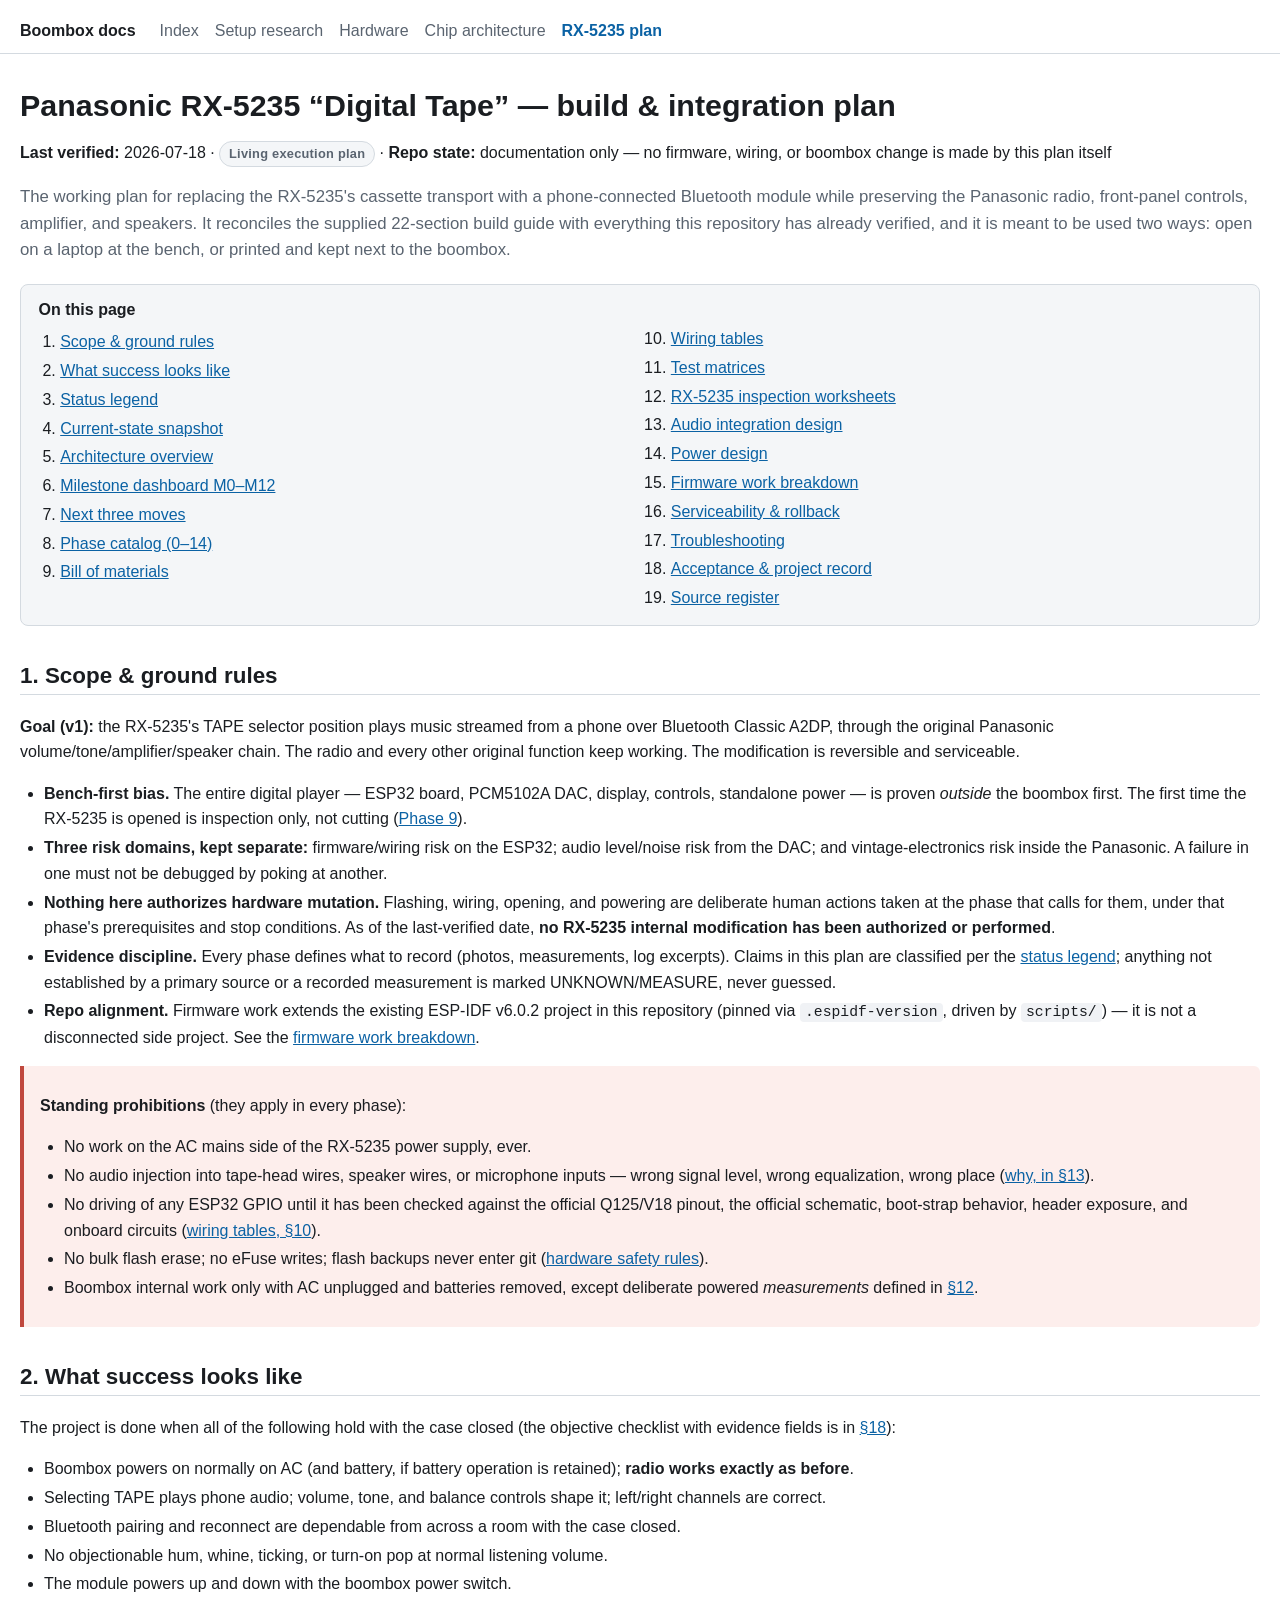
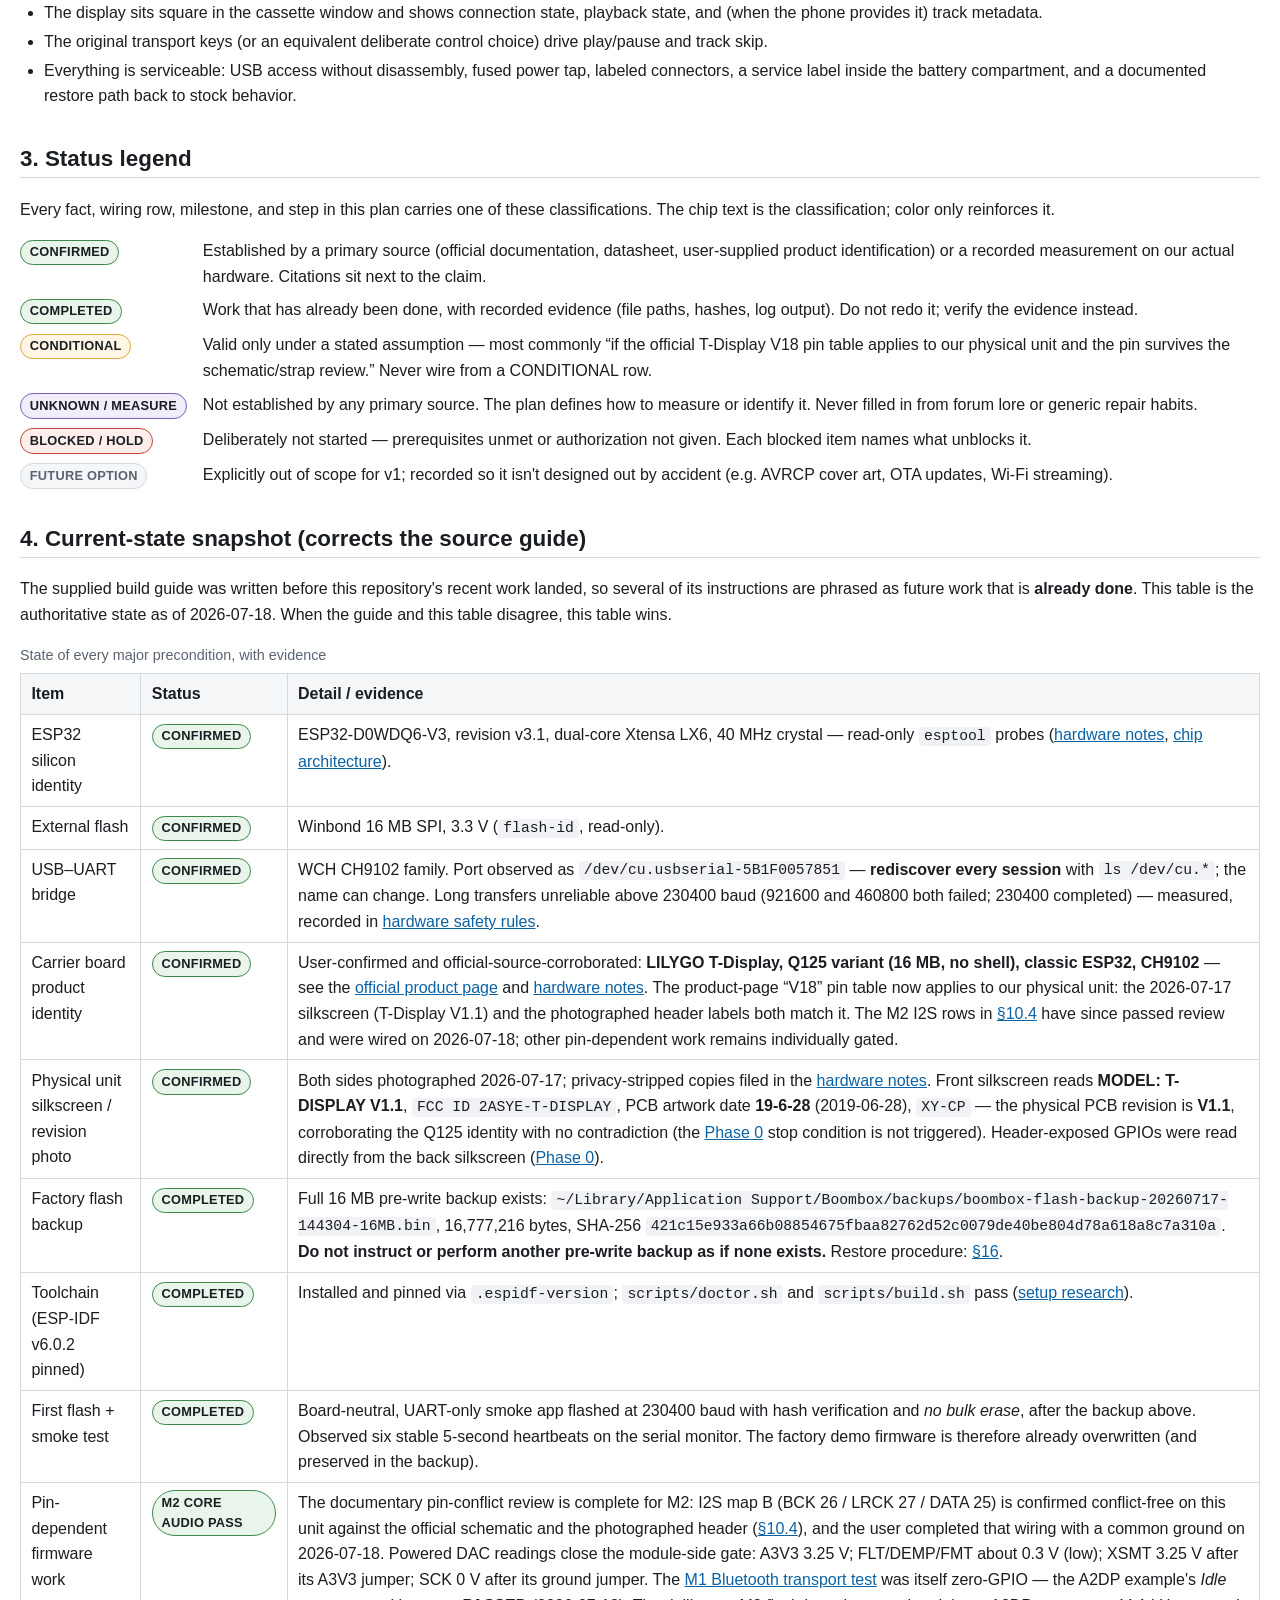
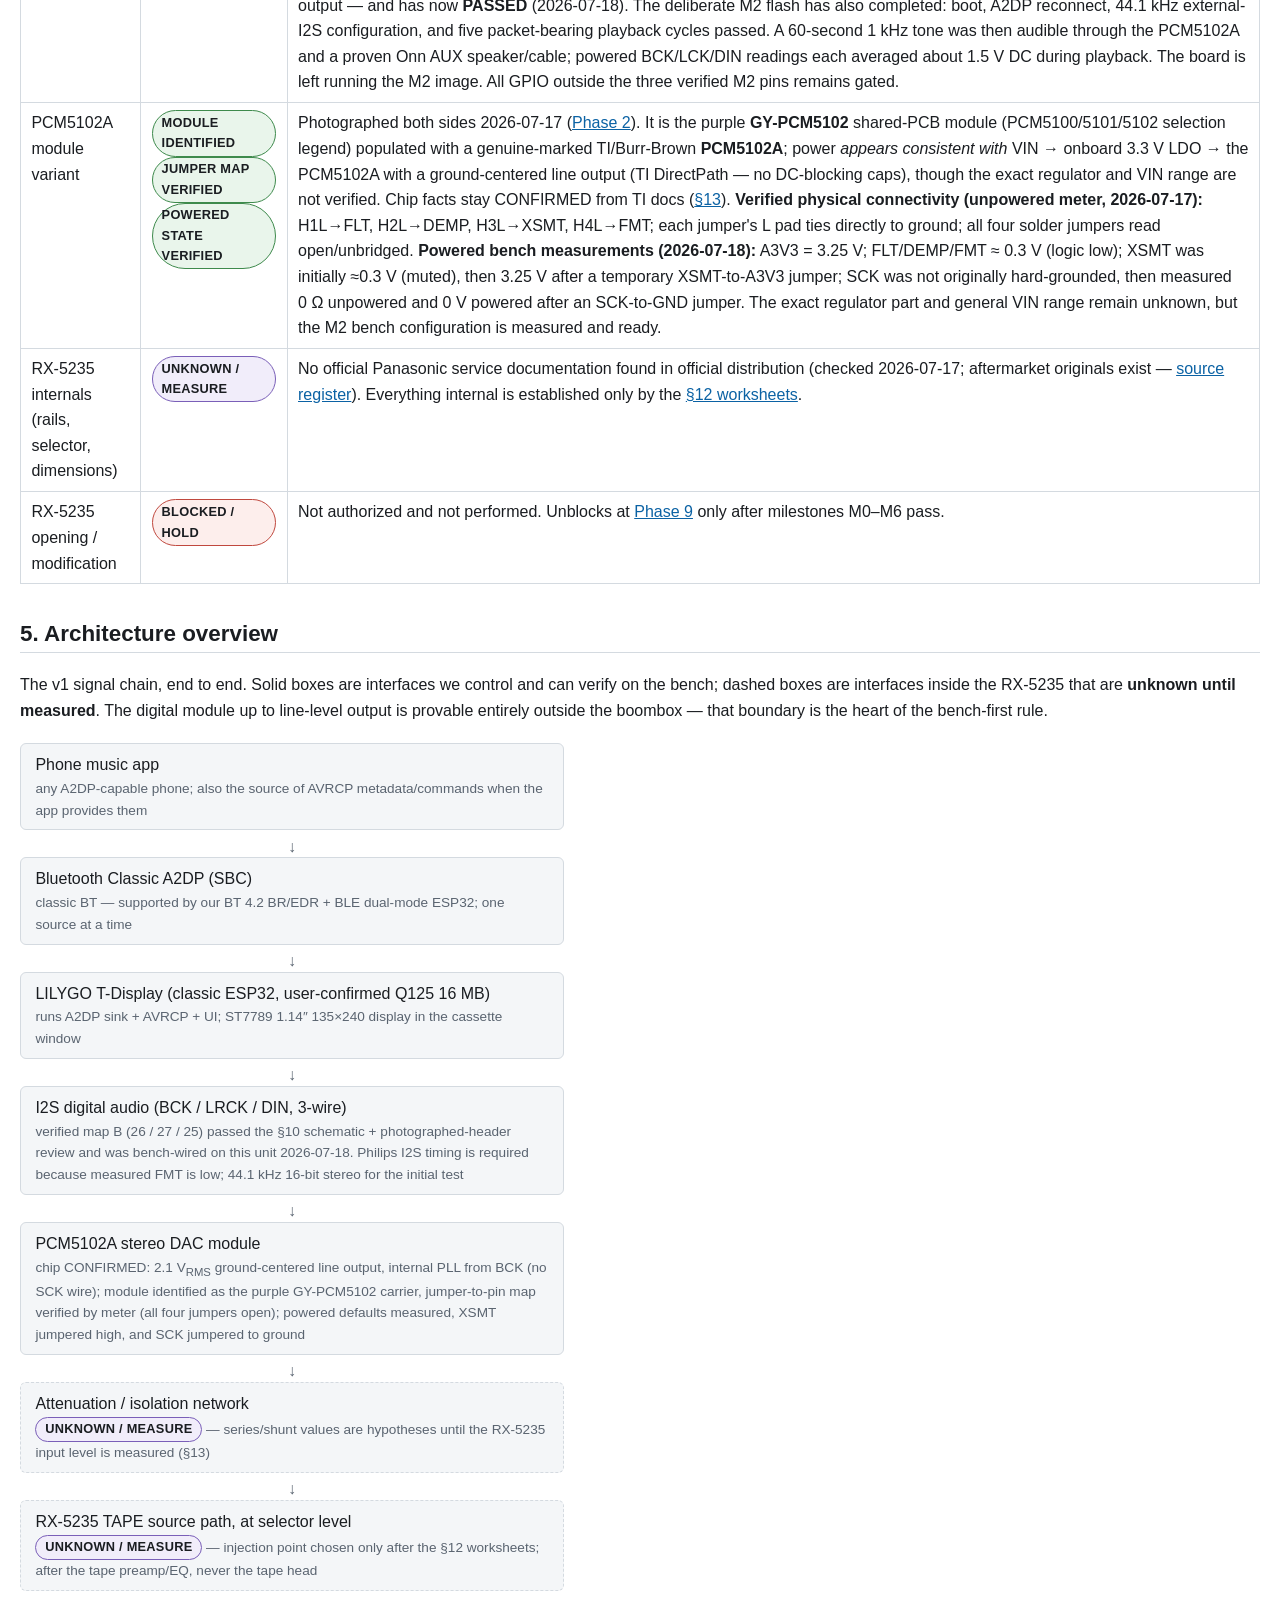
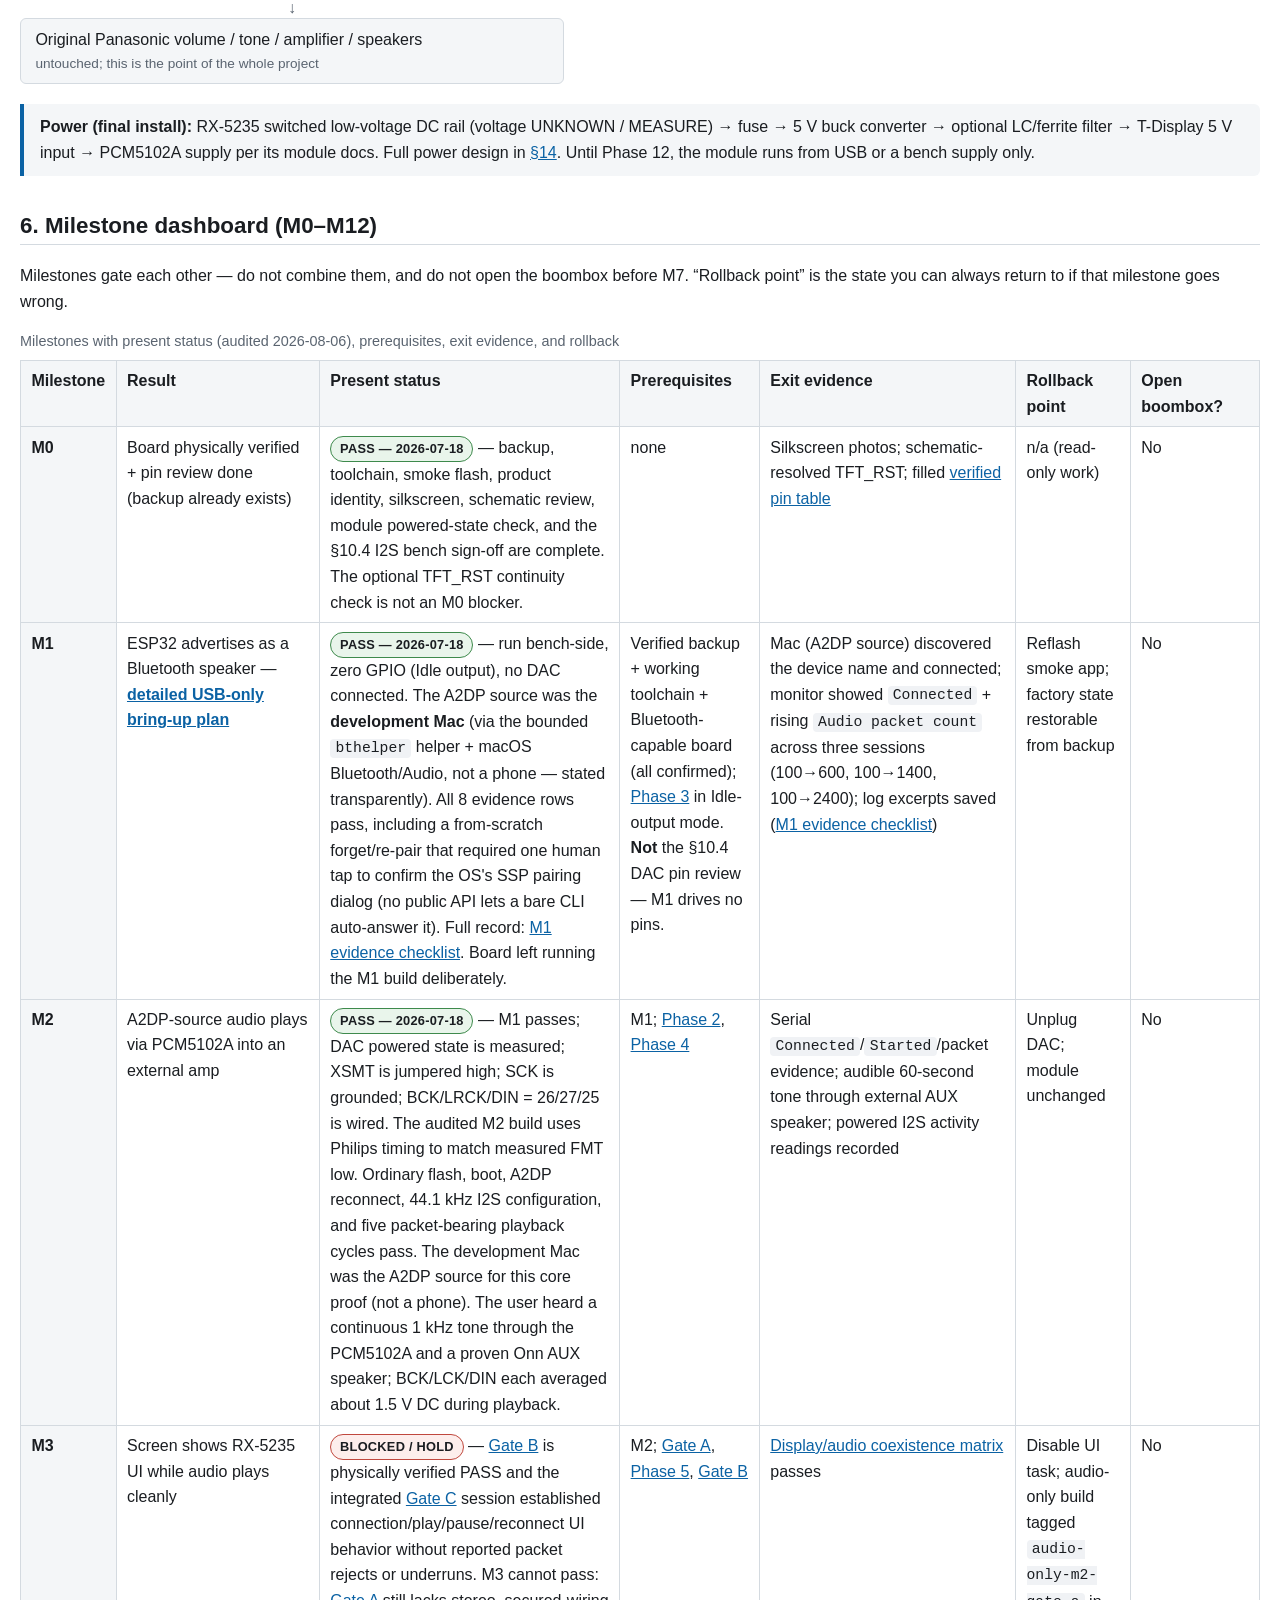
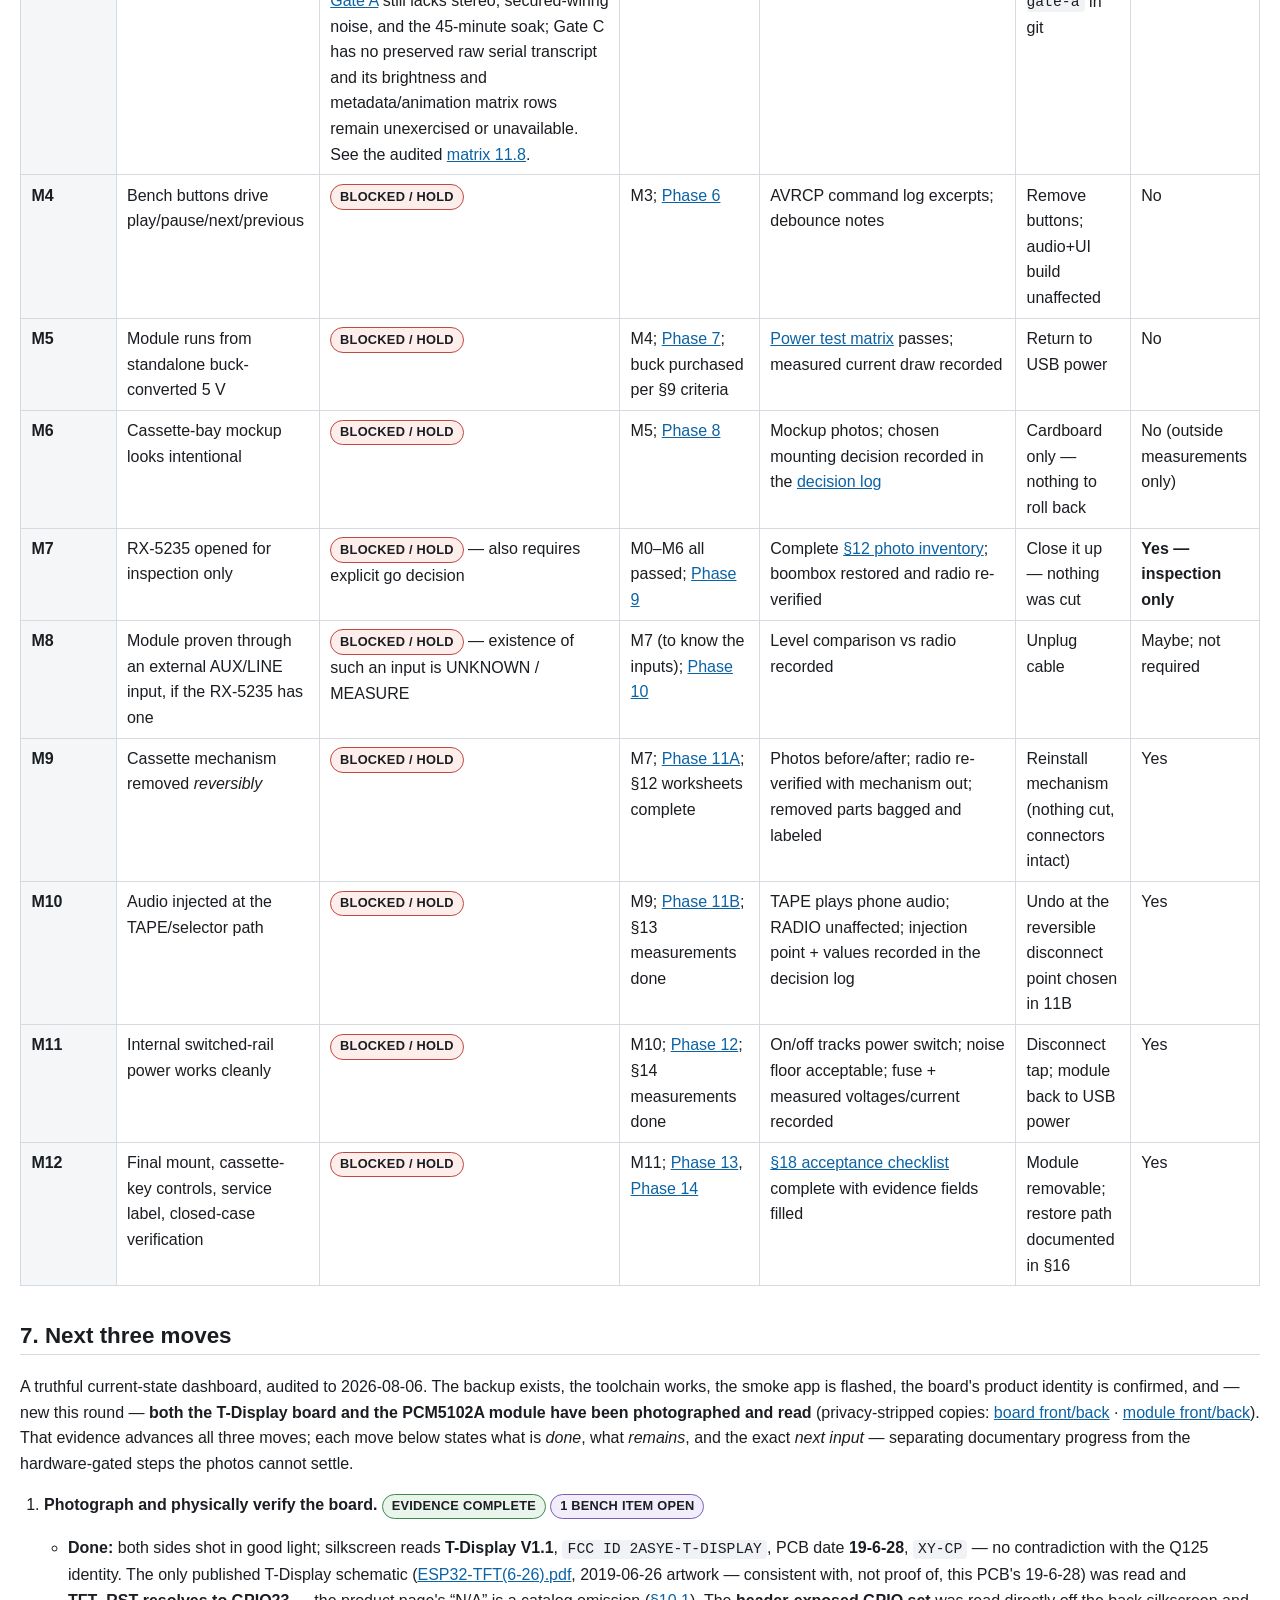
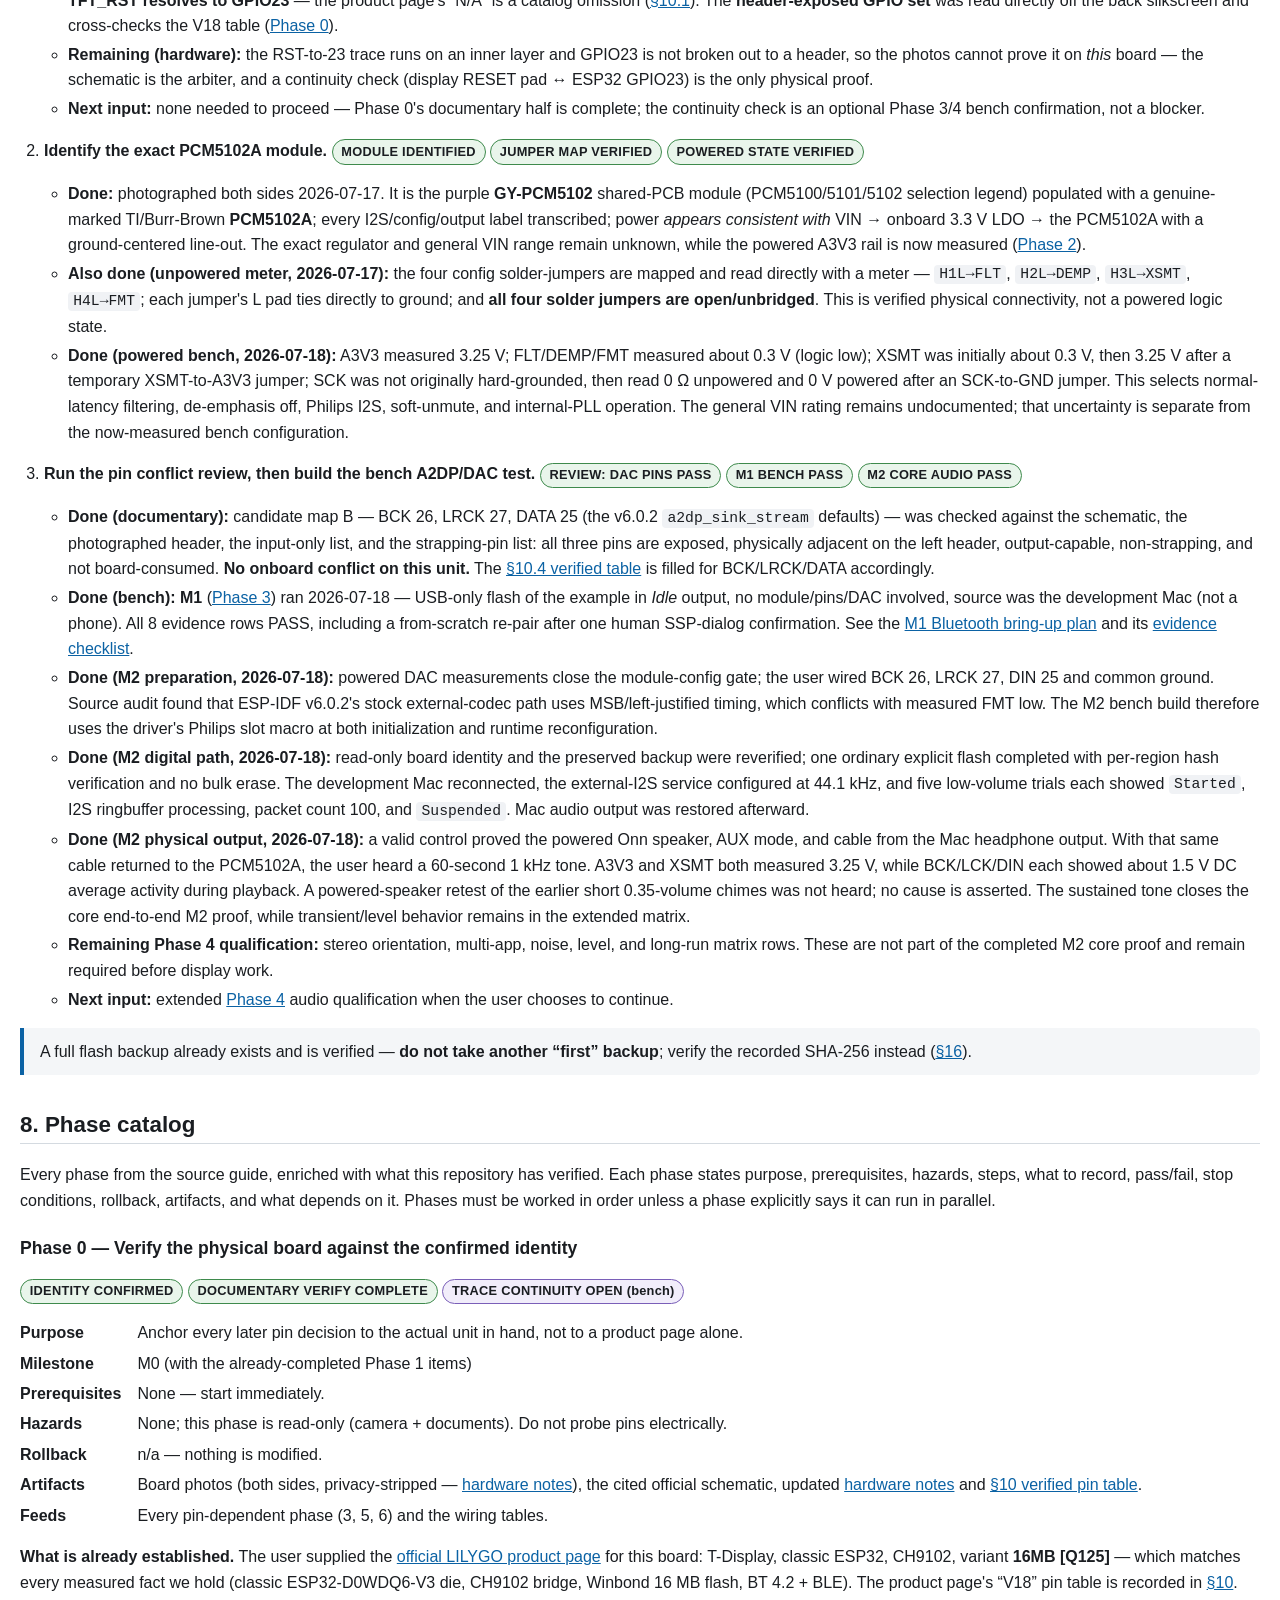
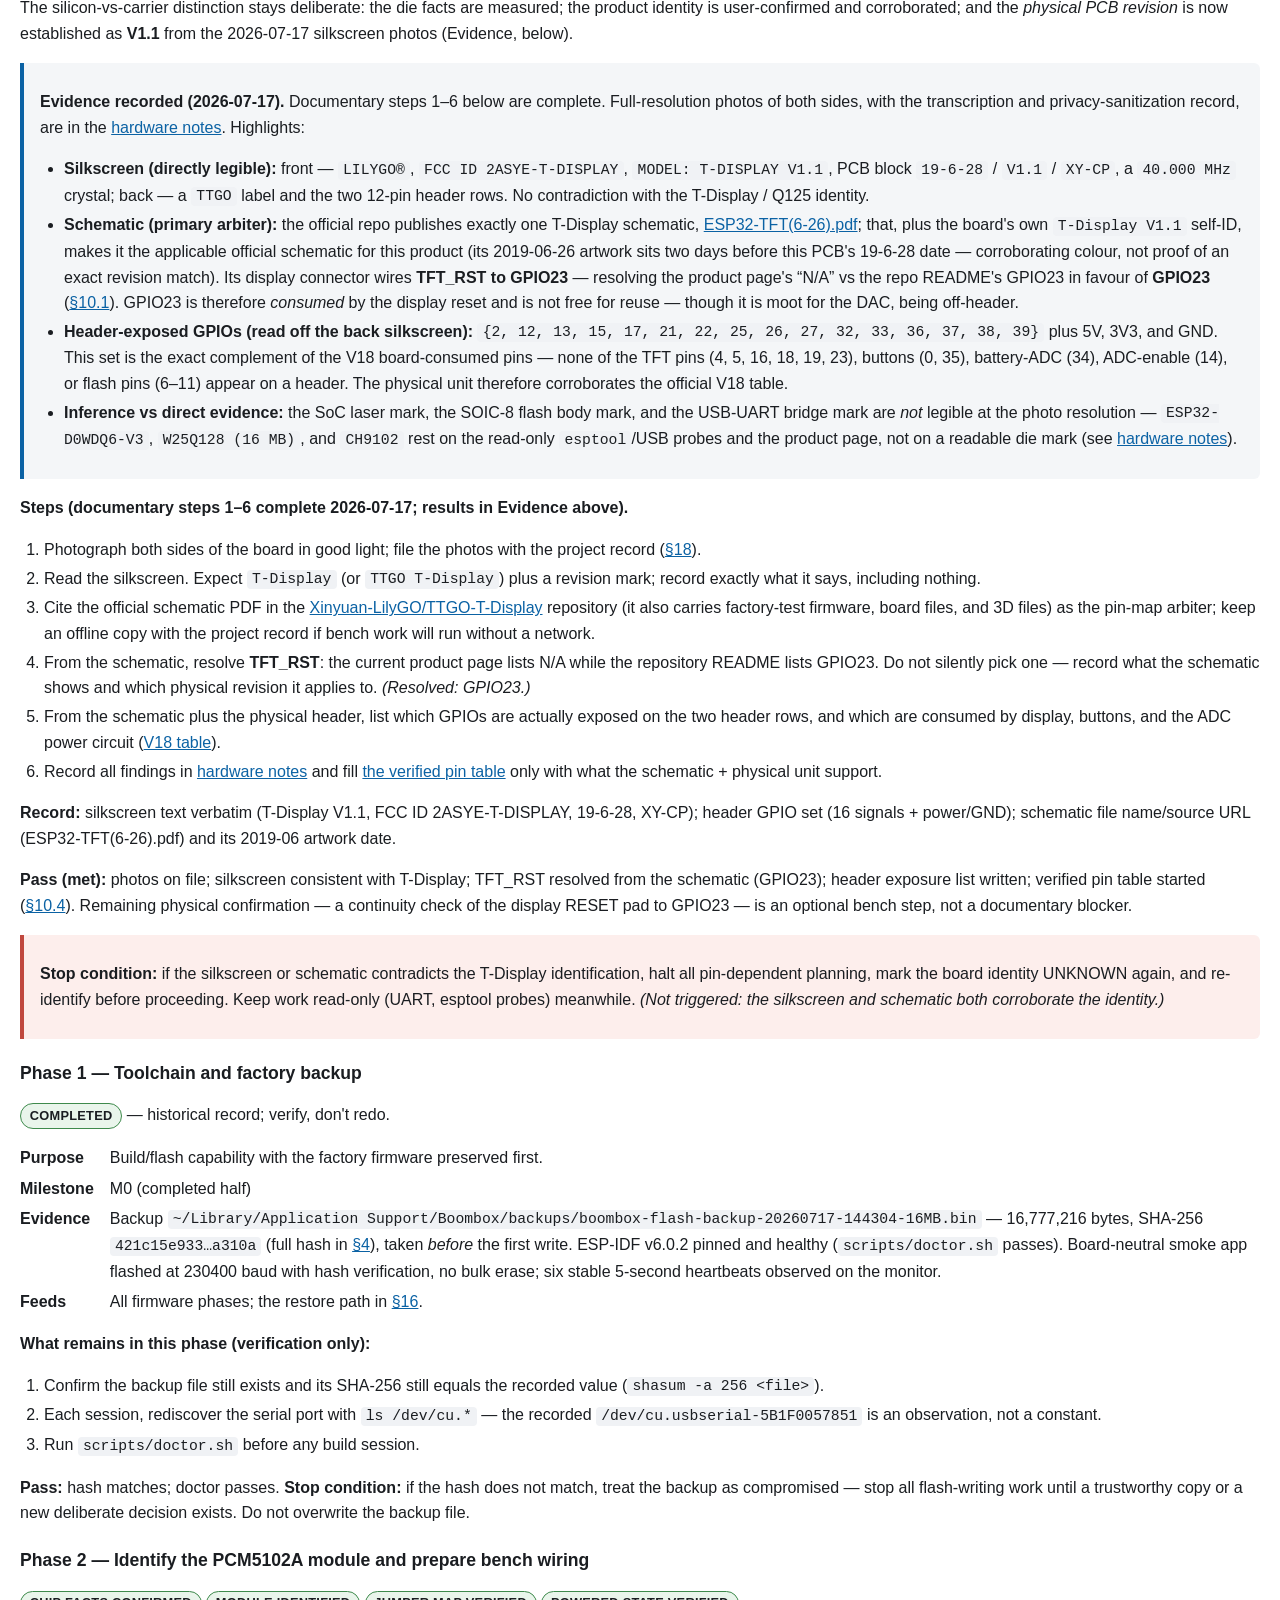
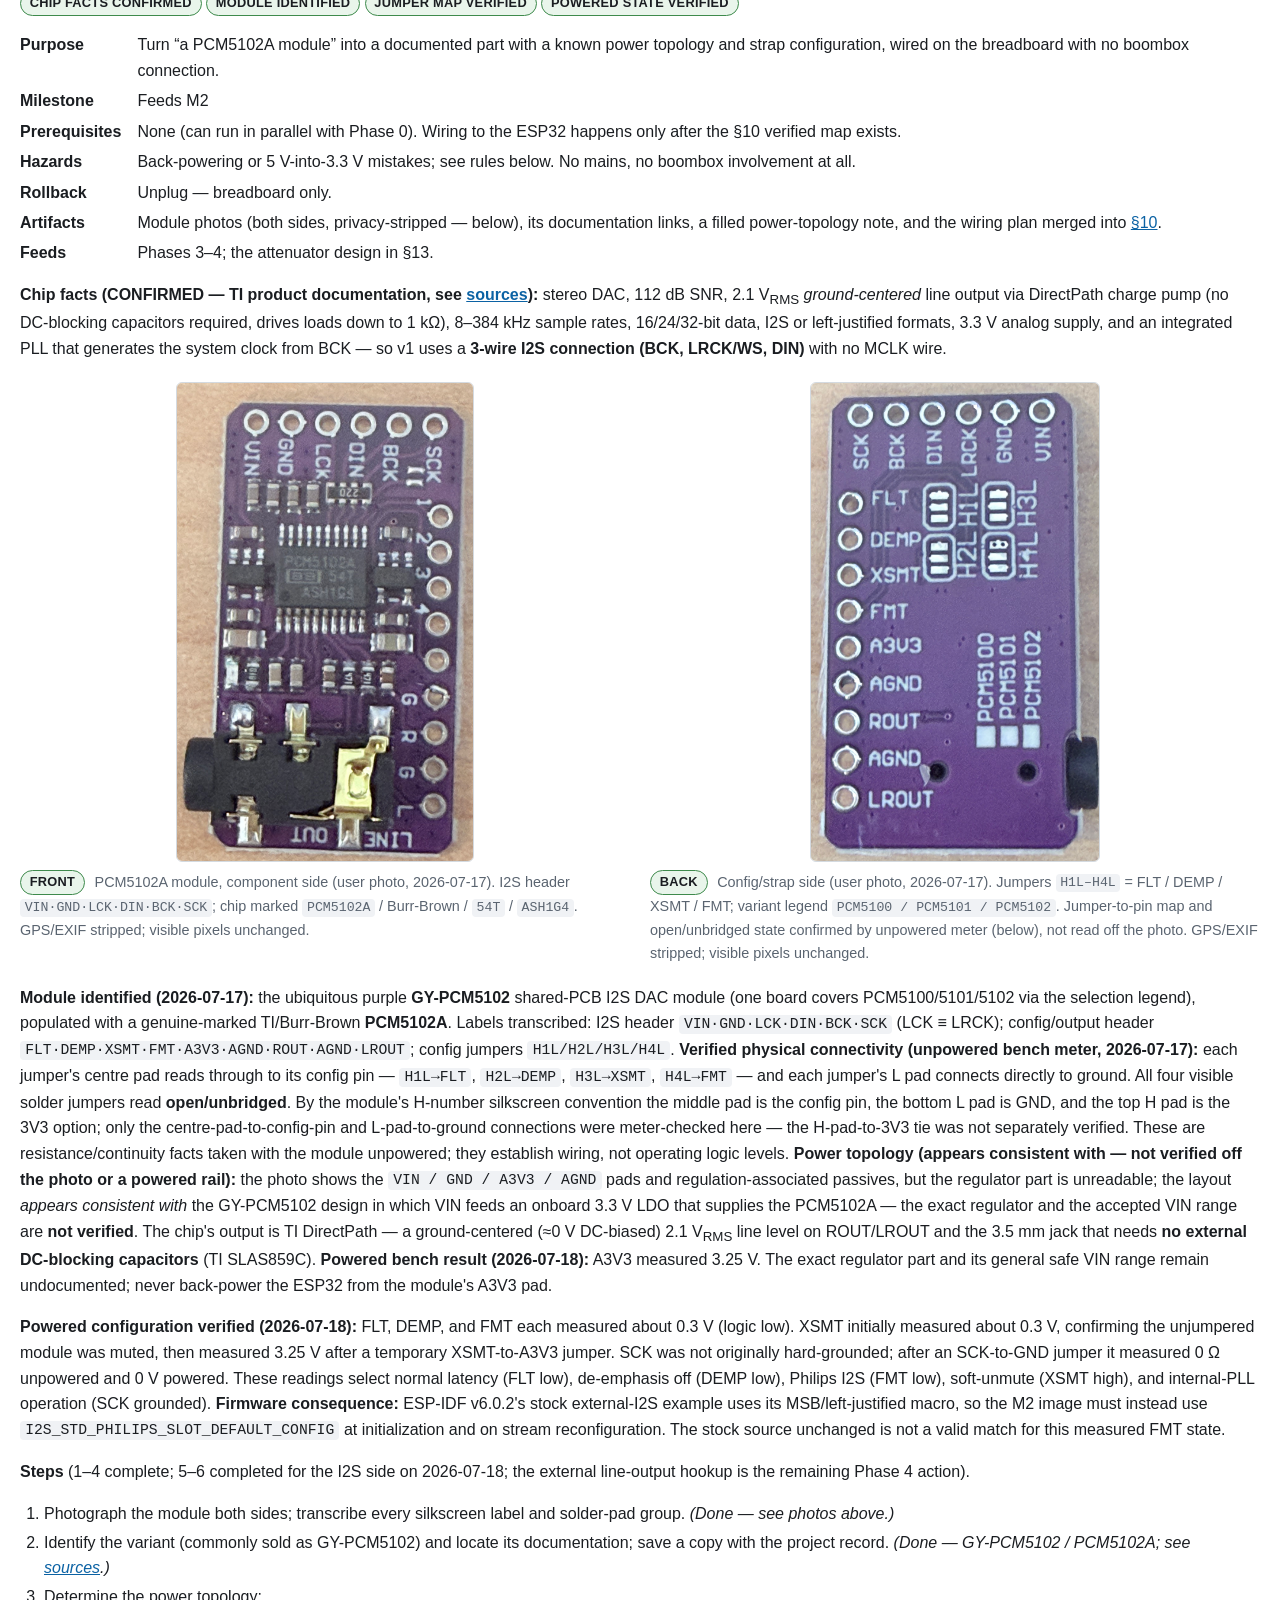
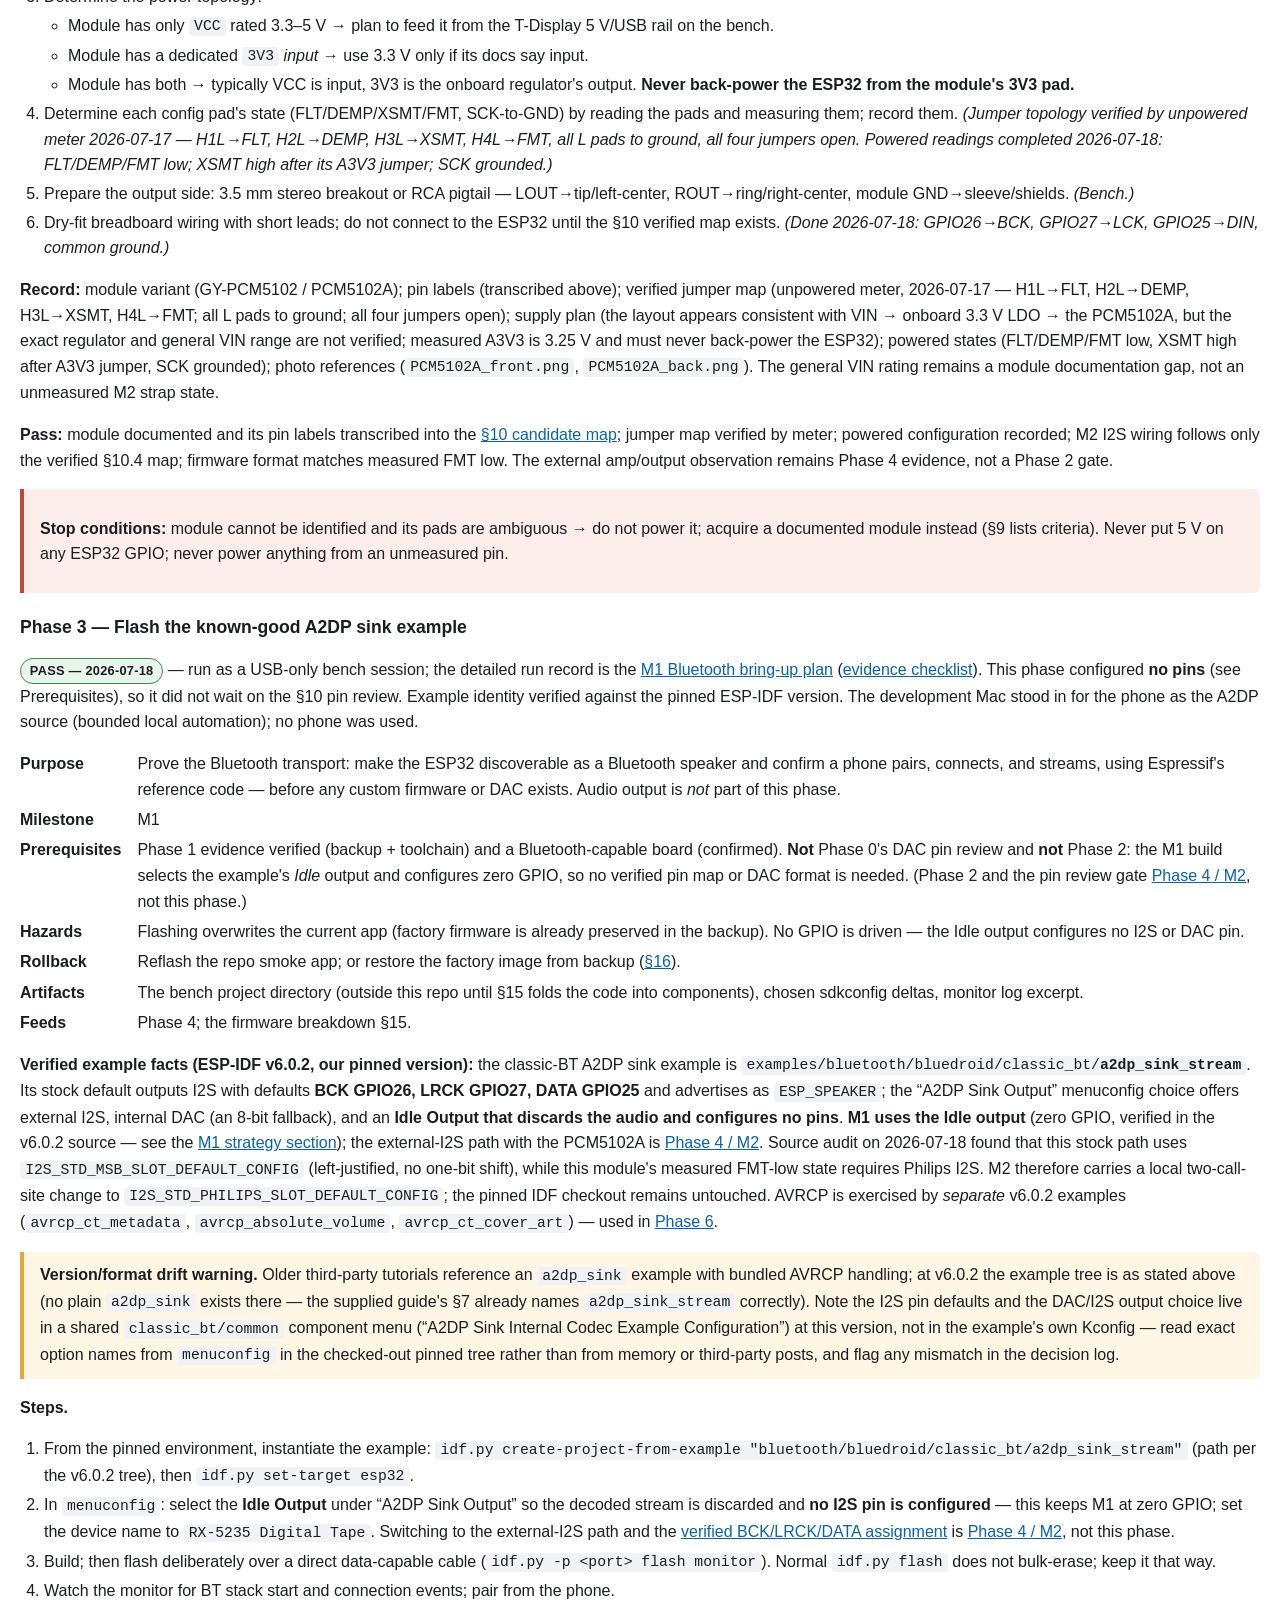
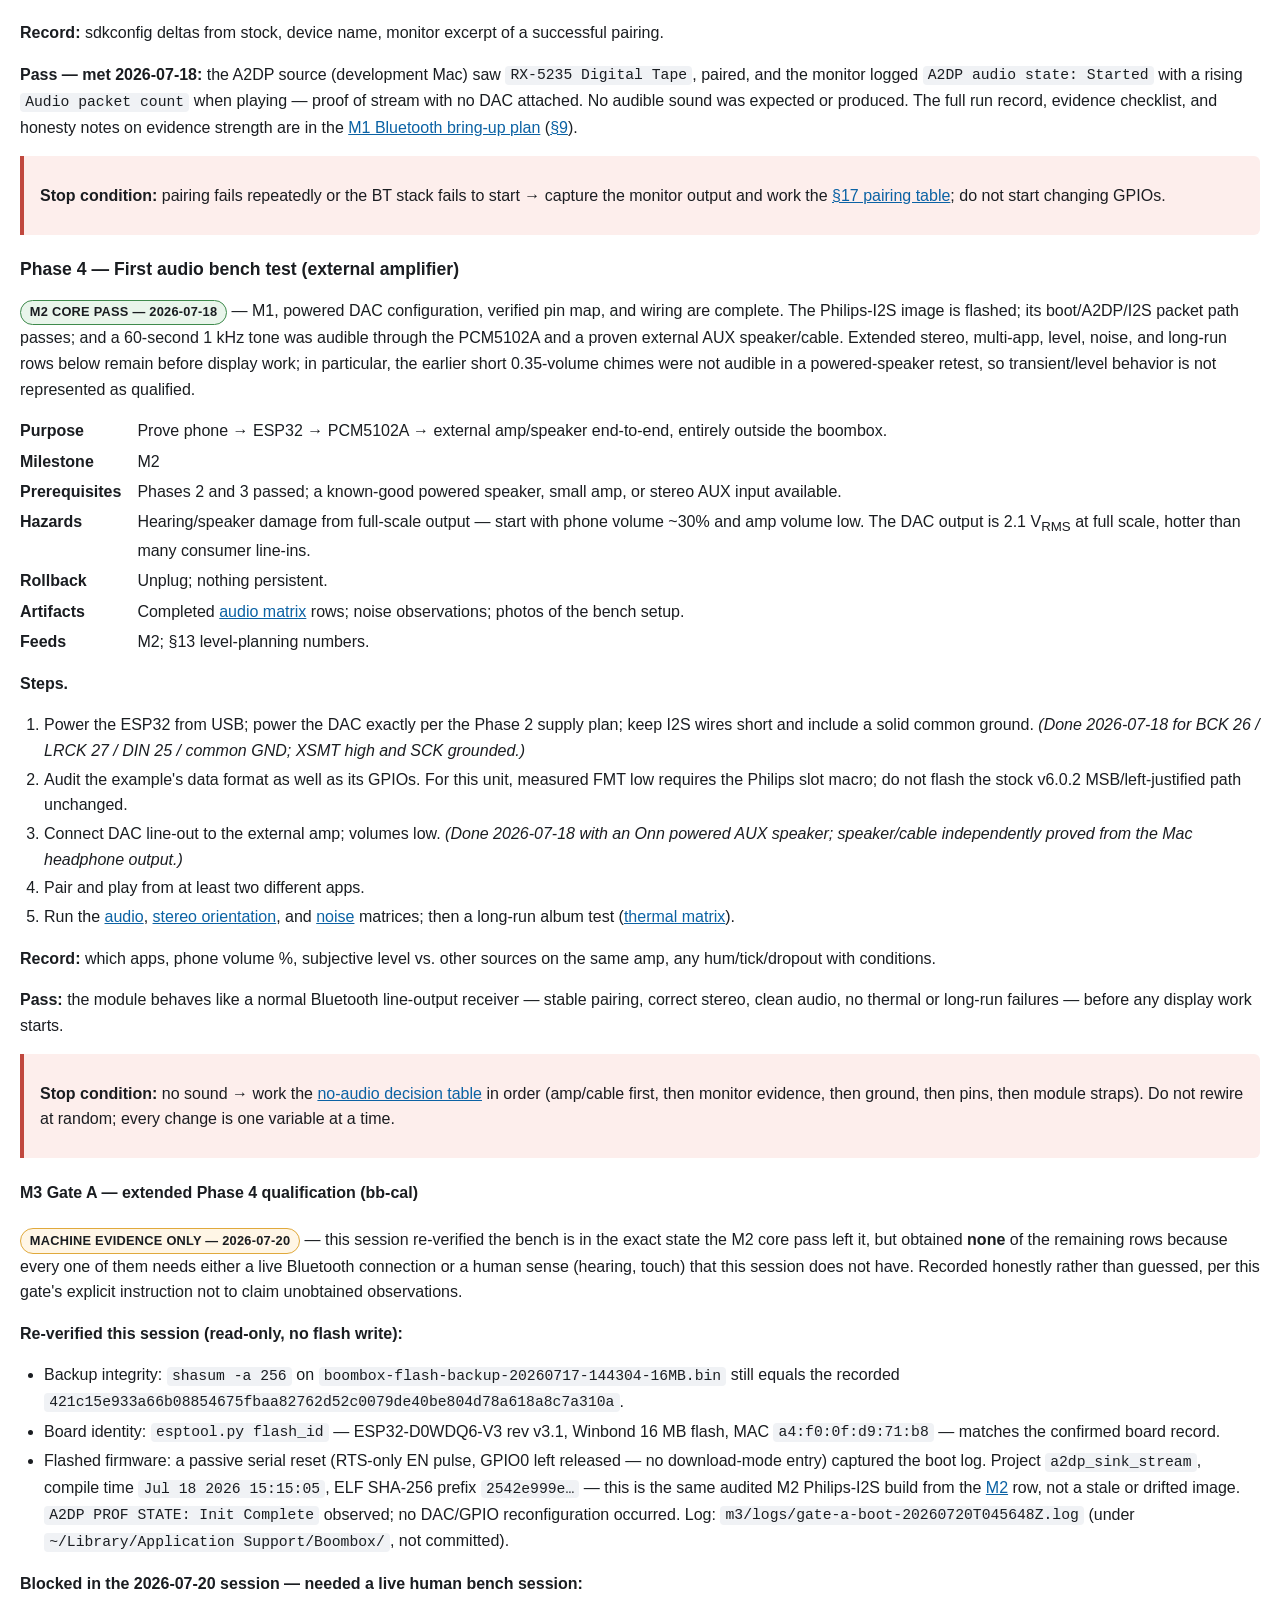
<file: docs/rx5235-build-plan.html>
<!DOCTYPE html>
<html lang="en">
<head>
<meta charset="utf-8">
<meta name="viewport" content="width=device-width, initial-scale=1">
<title>RX-5235 build plan — Boombox</title>
<link rel="stylesheet" href="styles.css">
</head>
<body>
<a class="skip-link" href="#main">Skip to content</a>
<header>
  <p class="brand"><a href="index.html">Boombox docs</a></p>
  <nav aria-label="Documentation">
    <a href="index.html">Index</a>
    <a href="setup-research.html">Setup research</a>
    <a href="hardware.html">Hardware</a>
    <a href="chip-architecture.html">Chip architecture</a>
    <a href="rx5235-build-plan.html" aria-current="page">RX-5235 plan</a>
  </nav>
</header>
<main id="main">
  <h1>Panasonic RX-5235 &ldquo;Digital Tape&rdquo; — build &amp; integration plan</h1>
  <p><strong>Last verified:</strong> 2026-07-18 ·
  <span class="status">Living execution plan</span> ·
  <strong>Repo state:</strong> documentation only — no firmware, wiring, or
  boombox change is made by this plan itself</p>
  <p class="lede">The working plan for replacing the RX-5235's cassette
  transport with a phone-connected Bluetooth module while preserving the
  Panasonic radio, front-panel controls, amplifier, and speakers. It
  reconciles the supplied 22-section build guide with everything this
  repository has already verified, and it is meant to be used two ways: open
  on a laptop at the bench, or printed and kept next to the boombox.</p>

  <nav class="toc" aria-labelledby="toc-heading">
    <h2 id="toc-heading">On this page</h2>
    <ol>
      <li><a href="#scope">Scope &amp; ground rules</a></li>
      <li><a href="#success">What success looks like</a></li>
      <li><a href="#legend">Status legend</a></li>
      <li><a href="#snapshot">Current-state snapshot</a></li>
      <li><a href="#architecture">Architecture overview</a></li>
      <li><a href="#milestones">Milestone dashboard M0–M12</a></li>
      <li><a href="#next">Next three moves</a></li>
      <li><a href="#phases">Phase catalog (0–14)</a></li>
      <li><a href="#bom">Bill of materials</a></li>
      <li><a href="#wiring">Wiring tables</a></li>
      <li><a href="#tests">Test matrices</a></li>
      <li><a href="#worksheets">RX-5235 inspection worksheets</a></li>
      <li><a href="#audio-design">Audio integration design</a></li>
      <li><a href="#power-design">Power design</a></li>
      <li><a href="#firmware">Firmware work breakdown</a></li>
      <li><a href="#serviceability">Serviceability &amp; rollback</a></li>
      <li><a href="#troubleshooting">Troubleshooting</a></li>
      <li><a href="#acceptance">Acceptance &amp; project record</a></li>
      <li><a href="#sources">Source register</a></li>
    </ol>
  </nav>

  <h2 id="scope">1. Scope &amp; ground rules</h2>
  <p><strong>Goal (v1):</strong> the RX-5235's TAPE selector position plays
  music streamed from a phone over Bluetooth Classic A2DP, through the
  original Panasonic volume/tone/amplifier/speaker chain. The radio and every
  other original function keep working. The modification is reversible and
  serviceable.</p>
  <ul>
    <li><strong>Bench-first bias.</strong> The entire digital player — ESP32
    board, PCM5102A DAC, display, controls, standalone power — is proven
    <em>outside</em> the boombox first. The first time the RX-5235 is opened
    is inspection only, not cutting (<a href="#phase-9">Phase 9</a>).</li>
    <li><strong>Three risk domains, kept separate:</strong> firmware/wiring
    risk on the ESP32; audio level/noise risk from the DAC; and
    vintage-electronics risk inside the Panasonic. A failure in one must not
    be debugged by poking at another.</li>
    <li><strong>Nothing here authorizes hardware mutation.</strong> Flashing,
    wiring, opening, and powering are deliberate human actions taken at the
    phase that calls for them, under that phase's prerequisites and stop
    conditions. As of the last-verified date, <strong>no RX-5235 internal
    modification has been authorized or performed</strong>.</li>
    <li><strong>Evidence discipline.</strong> Every phase defines what to
    record (photos, measurements, log excerpts). Claims in this plan are
    classified per the <a href="#legend">status legend</a>; anything not
    established by a primary source or a recorded measurement is marked
    UNKNOWN/MEASURE, never guessed.</li>
    <li><strong>Repo alignment.</strong> Firmware work extends the existing
    ESP-IDF v6.0.2 project in this repository (pinned via
    <code>.espidf-version</code>, driven by <code>scripts/</code>) — it is not
    a disconnected side project. See the
    <a href="#firmware">firmware work breakdown</a>.</li>
  </ul>
  <div class="stop">
    <p><strong>Standing prohibitions</strong> (they apply in every phase):</p>
    <ul>
      <li>No work on the AC mains side of the RX-5235 power supply, ever.</li>
      <li>No audio injection into tape-head wires, speaker wires, or
      microphone inputs — wrong signal level, wrong equalization, wrong
      place (<a href="#audio-design">why, in §13</a>).</li>
      <li>No driving of any ESP32 GPIO until it has been checked against the
      official Q125/V18 pinout, the official schematic, boot-strap behavior,
      header exposure, and onboard circuits
      (<a href="#wiring">wiring tables, §10</a>).</li>
      <li>No bulk flash erase; no eFuse writes; flash backups never enter
      git (<a href="hardware.html#safety">hardware safety rules</a>).</li>
      <li>Boombox internal work only with AC unplugged and batteries removed,
      except deliberate powered <em>measurements</em> defined in
      <a href="#worksheets">§12</a>.</li>
    </ul>
  </div>

  <h2 id="success">2. What success looks like</h2>
  <p>The project is done when all of the following hold with the case closed
  (the objective checklist with evidence fields is in
  <a href="#acceptance">§18</a>):</p>
  <ul>
    <li>Boombox powers on normally on AC (and battery, if battery operation
    is retained); <strong>radio works exactly as before</strong>.</li>
    <li>Selecting TAPE plays phone audio; volume, tone, and balance controls
    shape it; left/right channels are correct.</li>
    <li>Bluetooth pairing and reconnect are dependable from across a room
    with the case closed.</li>
    <li>No objectionable hum, whine, ticking, or turn-on pop at normal
    listening volume.</li>
    <li>The module powers up and down with the boombox power switch.</li>
    <li>The display sits square in the cassette window and shows connection
    state, playback state, and (when the phone provides it) track metadata.</li>
    <li>The original transport keys (or an equivalent deliberate control
    choice) drive play/pause and track skip.</li>
    <li>Everything is serviceable: USB access without disassembly, fused
    power tap, labeled connectors, a service label inside the battery
    compartment, and a documented restore path back to stock behavior.</li>
  </ul>

  <h2 id="legend">3. Status legend</h2>
  <p>Every fact, wiring row, milestone, and step in this plan carries one of
  these classifications. The chip text is the classification; color only
  reinforces it.</p>
  <dl class="legend">
    <dt><span class="status status--confirmed">CONFIRMED</span></dt>
    <dd>Established by a primary source (official documentation, datasheet,
    user-supplied product identification) or a recorded measurement on our
    actual hardware. Citations sit next to the claim.</dd>
    <dt><span class="status status--completed">COMPLETED</span></dt>
    <dd>Work that has already been done, with recorded evidence (file paths,
    hashes, log output). Do not redo it; verify the evidence instead.</dd>
    <dt><span class="status status--conditional">CONDITIONAL</span></dt>
    <dd>Valid only under a stated assumption — most commonly &ldquo;if the
    official T-Display V18 pin table applies to our physical unit and the
    pin survives the schematic/strap review.&rdquo; Never wire from a
    CONDITIONAL row.</dd>
    <dt><span class="status status--unknown">UNKNOWN / MEASURE</span></dt>
    <dd>Not established by any primary source. The plan defines how to
    measure or identify it. Never filled in from forum lore or generic
    repair habits.</dd>
    <dt><span class="status status--blocked">BLOCKED / HOLD</span></dt>
    <dd>Deliberately not started — prerequisites unmet or authorization not
    given. Each blocked item names what unblocks it.</dd>
    <dt><span class="status status--future">FUTURE OPTION</span></dt>
    <dd>Explicitly out of scope for v1; recorded so it isn't designed out by
    accident (e.g. AVRCP cover art, OTA updates, Wi-Fi streaming).</dd>
  </dl>

  <h2 id="snapshot">4. Current-state snapshot (corrects the source guide)</h2>
  <p>The supplied build guide was written before this repository's recent
  work landed, so several of its instructions are phrased as future work that
  is <strong>already done</strong>. This table is the authoritative state as
  of 2026-07-18. When the guide and this table disagree, this table wins.</p>
  <div class="table-scroll">
    <table>
      <caption>State of every major precondition, with evidence</caption>
      <thead>
        <tr>
          <th scope="col">Item</th>
          <th scope="col">Status</th>
          <th scope="col">Detail / evidence</th>
        </tr>
      </thead>
      <tbody>
        <tr>
          <td>ESP32 silicon identity</td>
          <td><span class="status status--confirmed">CONFIRMED</span></td>
          <td>ESP32-D0WDQ6-V3, revision v3.1, dual-core Xtensa LX6, 40&nbsp;MHz
          crystal — read-only <code>esptool</code> probes
          (<a href="hardware.html#verified">hardware notes</a>,
          <a href="chip-architecture.html">chip architecture</a>).</td>
        </tr>
        <tr>
          <td>External flash</td>
          <td><span class="status status--confirmed">CONFIRMED</span></td>
          <td>Winbond 16&nbsp;MB SPI, 3.3&nbsp;V (<code>flash-id</code>,
          read-only).</td>
        </tr>
        <tr>
          <td>USB–UART bridge</td>
          <td><span class="status status--confirmed">CONFIRMED</span></td>
          <td>WCH CH9102 family. Port observed as
          <code>/dev/cu.usbserial-5B1F0057851</code> — <strong>rediscover
          every session</strong> with <code>ls /dev/cu.*</code>; the name can
          change. Long transfers unreliable above 230400 baud (921600 and
          460800 both failed; 230400 completed) — measured, recorded in
          <a href="hardware.html#safety">hardware safety rules</a>.</td>
        </tr>
        <tr>
          <td>Carrier board product identity</td>
          <td><span class="status status--confirmed">CONFIRMED</span></td>
          <td>User-confirmed and official-source-corroborated:
          <strong>LILYGO T-Display, Q125 variant (16&nbsp;MB, no shell),
          classic ESP32, CH9102</strong> — see the
          <a href="https://lilygo.cc/en-us/products/t-display?variant=42159376466101">official
          product page</a> and <a href="hardware.html#board">hardware
          notes</a>. The product-page &ldquo;V18&rdquo; pin table now applies
          to our physical unit: the 2026-07-17 silkscreen (T-Display&nbsp;V1.1)
          and the photographed header labels both match it. The M2 I2S rows in
          <a href="#verified-map">§10.4</a> have since passed review and were
          wired on 2026-07-18; other pin-dependent work remains individually
          gated.</td>
        </tr>
        <tr>
          <td>Physical unit silkscreen / revision photo</td>
          <td><span class="status status--confirmed">CONFIRMED</span></td>
          <td>Both sides photographed 2026-07-17; privacy-stripped copies filed
          in the <a href="hardware.html#board-photos">hardware notes</a>. Front
          silkscreen reads <strong>MODEL:&nbsp;T-DISPLAY&nbsp;V1.1</strong>,
          <code>FCC&nbsp;ID&nbsp;2ASYE-T-DISPLAY</code>, PCB artwork date
          <strong>19-6-28</strong> (2019-06-28), <code>XY-CP</code> — the
          physical PCB revision is <strong>V1.1</strong>, corroborating the
          Q125 identity with no contradiction (the <a href="#phase-0">Phase&nbsp;0</a>
          stop condition is not triggered). Header-exposed GPIOs were read
          directly from the back silkscreen (<a href="#phase-0">Phase&nbsp;0</a>).</td>
        </tr>
        <tr>
          <td>Factory flash backup</td>
          <td><span class="status status--completed">COMPLETED</span></td>
          <td>Full 16&nbsp;MB pre-write backup exists:
          <code>~/Library/Application&nbsp;Support/Boombox/backups/boombox-flash-backup-20260717-144304-16MB.bin</code>,
          16,777,216 bytes, SHA-256
          <code>421c15e933a66b08854675fbaa82762d52c0079de40be804d78a618a8c7a310a</code>.
          <strong>Do not instruct or perform another pre-write backup as if
          none exists.</strong> Restore procedure: <a href="#serviceability">§16</a>.</td>
        </tr>
        <tr>
          <td>Toolchain (ESP-IDF v6.0.2 pinned)</td>
          <td><span class="status status--completed">COMPLETED</span></td>
          <td>Installed and pinned via <code>.espidf-version</code>;
          <code>scripts/doctor.sh</code> and <code>scripts/build.sh</code>
          pass (<a href="setup-research.html">setup research</a>).</td>
        </tr>
        <tr>
          <td>First flash + smoke test</td>
          <td><span class="status status--completed">COMPLETED</span></td>
          <td>Board-neutral, UART-only smoke app flashed at 230400 baud with
          hash verification and <em>no bulk erase</em>, after the backup
          above. Observed six stable 5-second heartbeats on the serial
          monitor. The factory demo firmware is therefore already
          overwritten (and preserved in the backup).</td>
        </tr>
        <tr>
          <td>Pin-dependent firmware work</td>
          <td><span class="status status--completed">M2 CORE AUDIO PASS</span></td>
          <td>The documentary pin-conflict review is complete for M2: I2S
          map&nbsp;B (BCK&nbsp;26 / LRCK&nbsp;27 / DATA&nbsp;25) is confirmed
          conflict-free on this unit against the official schematic and the
          photographed header (<a href="#verified-map">§10.4</a>), and the
          user completed that wiring with a common ground on 2026-07-18.
          Powered DAC readings close the module-side gate: A3V3 3.25&nbsp;V;
          FLT/DEMP/FMT about 0.3&nbsp;V (low); XSMT 3.25&nbsp;V after its
          A3V3 jumper; SCK 0&nbsp;V after its ground jumper. The
          <a href="m1-bluetooth-bringup.html">M1 Bluetooth transport test</a> was
          itself zero-GPIO — the A2DP example's <em>Idle</em> output — and has
          now <strong>PASSED</strong> (2026-07-18). The deliberate M2 flash has
          also completed: boot, A2DP reconnect, 44.1&nbsp;kHz external-I2S
          configuration, and five packet-bearing playback cycles passed. A
          60-second 1&nbsp;kHz tone was then audible through the PCM5102A and
          a proven Onn AUX speaker/cable; powered BCK/LCK/DIN readings each
          averaged about 1.5&nbsp;V DC during playback. The board is left
          running the M2 image. All GPIO outside the three verified M2 pins
          remains gated.</td>
        </tr>
        <tr>
          <td>PCM5102A module variant</td>
          <td><span class="status status--confirmed">MODULE IDENTIFIED</span>
          <span class="status status--confirmed">JUMPER MAP VERIFIED</span>
          <span class="status status--confirmed">POWERED STATE VERIFIED</span></td>
          <td>Photographed both sides 2026-07-17 (<a href="#phase-2">Phase&nbsp;2</a>).
          It is the purple <strong>GY-PCM5102</strong> shared-PCB module
          (PCM5100/5101/5102 selection legend) populated with a genuine-marked
          TI/Burr-Brown <strong>PCM5102A</strong>; power <em>appears consistent
          with</em> VIN&nbsp;&rarr; onboard 3.3&nbsp;V LDO&nbsp;&rarr; the PCM5102A
          with a ground-centered line output (TI DirectPath — no DC-blocking caps),
          though the exact regulator and VIN range are not verified. Chip facts
          stay CONFIRMED from TI docs (<a href="#audio-design">§13</a>).
          <strong>Verified physical connectivity (unpowered meter, 2026-07-17):</strong>
          H1L&rarr;FLT, H2L&rarr;DEMP, H3L&rarr;XSMT, H4L&rarr;FMT; each jumper's
          L pad ties directly to ground; all four solder jumpers read
          open/unbridged. <strong>Powered bench measurements (2026-07-18):</strong>
          A3V3 = 3.25&nbsp;V; FLT/DEMP/FMT &asymp; 0.3&nbsp;V (logic low);
          XSMT was initially &asymp;0.3&nbsp;V (muted), then 3.25&nbsp;V after
          a temporary XSMT-to-A3V3 jumper; SCK was not originally hard-grounded,
          then measured 0&nbsp;&Omega; unpowered and 0&nbsp;V powered after an
          SCK-to-GND jumper. The exact regulator part and general VIN range
          remain unknown, but the M2 bench configuration is measured and ready.</td>
        </tr>
        <tr>
          <td>RX-5235 internals (rails, selector, dimensions)</td>
          <td><span class="status status--unknown">UNKNOWN / MEASURE</span></td>
          <td>No official Panasonic service documentation found in official
          distribution (checked 2026-07-17; aftermarket originals exist —
          <a href="#sources">source register</a>). Everything internal is
          established only by the <a href="#worksheets">§12 worksheets</a>.</td>
        </tr>
        <tr>
          <td>RX-5235 opening / modification</td>
          <td><span class="status status--blocked">BLOCKED / HOLD</span></td>
          <td>Not authorized and not performed. Unblocks at
          <a href="#phase-9">Phase 9</a> only after milestones M0–M6 pass.</td>
        </tr>
      </tbody>
    </table>
  </div>

  <h2 id="architecture">5. Architecture overview</h2>
  <p>The v1 signal chain, end to end. Solid boxes are interfaces we control
  and can verify on the bench; dashed boxes are interfaces inside the RX-5235
  that are <strong>unknown until measured</strong>. The digital module up to
  line-level output is provable entirely outside the boombox — that boundary
  is the heart of the bench-first rule.</p>
  <ol class="flow">
    <li>Phone music app
      <span class="flow-detail">any A2DP-capable phone; also the source of
      AVRCP metadata/commands when the app provides them</span></li>
    <li>Bluetooth Classic A2DP (SBC)
      <span class="flow-detail">classic BT — supported by our BT&nbsp;4.2
      BR/EDR + BLE dual-mode ESP32; one source at a time</span></li>
    <li>LILYGO T-Display (classic ESP32, user-confirmed Q125 16&nbsp;MB)
      <span class="flow-detail">runs A2DP sink + AVRCP + UI; ST7789 1.14&Prime;
      135&times;240 display in the cassette window</span></li>
    <li>I2S digital audio (BCK / LRCK / DIN, 3-wire)
      <span class="flow-detail">verified map&nbsp;B (26 / 27 / 25) passed the
      §10 schematic + photographed-header review and was bench-wired on this
      unit 2026-07-18. Philips I2S timing is required because measured FMT is
      low; 44.1&nbsp;kHz 16-bit stereo for the initial test</span></li>
    <li>PCM5102A stereo DAC module
      <span class="flow-detail">chip CONFIRMED: 2.1&nbsp;V<sub>RMS</sub>
      ground-centered line output, internal PLL from BCK (no SCK wire);
      module identified as the purple GY-PCM5102 carrier, jumper-to-pin map
      verified by meter (all four jumpers open); powered defaults measured,
      XSMT jumpered high, and SCK jumpered to ground</span></li>
    <li class="flow-unknown">Attenuation / isolation network
      <span class="flow-detail"><span class="status status--unknown">UNKNOWN /
      MEASURE</span> — series/shunt values are hypotheses until the RX-5235
      input level is measured (§13)</span></li>
    <li class="flow-unknown">RX-5235 TAPE source path, at selector level
      <span class="flow-detail"><span class="status status--unknown">UNKNOWN /
      MEASURE</span> — injection point chosen only after the §12 worksheets;
      after the tape preamp/EQ, never the tape head</span></li>
    <li>Original Panasonic volume / tone / amplifier / speakers
      <span class="flow-detail">untouched; this is the point of the whole
      project</span></li>
  </ol>
  <p class="note"><strong>Power (final install):</strong> RX-5235 switched
  low-voltage DC rail (voltage UNKNOWN / MEASURE) → fuse → 5&nbsp;V buck
  converter → optional LC/ferrite filter → T-Display 5&nbsp;V input →
  PCM5102A supply per its module docs. Full power design in
  <a href="#power-design">§14</a>. Until Phase 12, the module runs from USB
  or a bench supply only.</p>

  <h2 id="milestones">6. Milestone dashboard (M0–M12)</h2>
  <p>Milestones gate each other — do not combine them, and do not open the
  boombox before M7. &ldquo;Rollback point&rdquo; is the state you can always
  return to if that milestone goes wrong.</p>
  <div class="table-scroll">
    <table>
      <caption>Milestones with present status (audited 2026-08-06), prerequisites, exit
      evidence, and rollback</caption>
      <thead>
        <tr>
          <th scope="col">Milestone</th>
          <th scope="col">Result</th>
          <th scope="col">Present status</th>
          <th scope="col">Prerequisites</th>
          <th scope="col">Exit evidence</th>
          <th scope="col">Rollback point</th>
          <th scope="col">Open boombox?</th>
        </tr>
      </thead>
      <tbody>
        <tr>
          <th scope="row">M0</th>
          <td>Board physically verified + pin review done (backup already
          exists)</td>
          <td><span class="status status--completed">PASS — 2026-07-18</span> —
          backup, toolchain, smoke flash, product identity, silkscreen,
          schematic review, module powered-state check, and the §10.4 I2S
          bench sign-off are complete. The optional TFT_RST continuity check
          is not an M0 blocker.</td>
          <td>none</td>
          <td>Silkscreen photos; schematic-resolved TFT_RST; filled
          <a href="#verified-map">verified pin table</a></td>
          <td>n/a (read-only work)</td>
          <td>No</td>
        </tr>
        <tr>
          <th scope="row" id="m1">M1</th>
          <td>ESP32 advertises as a Bluetooth speaker —
          <a href="m1-bluetooth-bringup.html"><strong>detailed USB-only
          bring-up plan</strong></a></td>
          <td><span class="status status--completed">PASS — 2026-07-18</span> —
          run bench-side, zero GPIO (Idle output), no DAC connected. The A2DP
          source was the <strong>development Mac</strong> (via the bounded
          <code>bthelper</code> helper + macOS Bluetooth/Audio, not a phone —
          stated transparently). All 8 evidence rows pass, including a
          from-scratch forget/re-pair that required one human tap to confirm
          the OS's SSP pairing dialog (no public API lets a bare CLI
          auto-answer it). Full record:
          <a href="m1-bluetooth-bringup.html#evidence">M1 evidence
          checklist</a>. Board left running the M1 build deliberately.</td>
          <td>Verified backup + working toolchain + Bluetooth-capable board
          (all confirmed); <a href="#phase-3">Phase 3</a> in Idle-output mode.
          <strong>Not</strong> the §10.4 DAC pin review — M1 drives no pins.</td>
          <td>Mac (A2DP source) discovered the device name and connected;
          monitor showed <code>Connected</code> + rising
          <code>Audio packet count</code> across three sessions (100→600,
          100→1400, 100→2400); log excerpts saved
          (<a href="m1-bluetooth-bringup.html#evidence">M1 evidence
          checklist</a>)</td>
          <td>Reflash smoke app; factory state restorable from backup</td>
          <td>No</td>
        </tr>
        <tr>
          <th scope="row" id="m2">M2</th>
          <td>A2DP-source audio plays via PCM5102A into an external amp</td>
          <td><span class="status status--completed">PASS — 2026-07-18</span> —
          M1 passes; DAC powered state is measured; XSMT is jumpered high;
          SCK is grounded; BCK/LRCK/DIN = 26/27/25 is wired. The audited M2
          build uses Philips timing to match measured FMT low. Ordinary flash,
          boot, A2DP reconnect, 44.1&nbsp;kHz I2S configuration, and five
          packet-bearing playback cycles pass. The development Mac was the
          A2DP source for this core proof (not a phone). The user heard a
          continuous 1&nbsp;kHz tone through the PCM5102A and a proven Onn AUX
          speaker; BCK/LCK/DIN each averaged about 1.5&nbsp;V DC during
          playback.</td>
          <td>M1; <a href="#phase-2">Phase 2</a>, <a href="#phase-4">Phase 4</a></td>
          <td>Serial <code>Connected</code>/<code>Started</code>/packet evidence;
          audible 60-second tone through external AUX speaker; powered I2S
          activity readings recorded</td>
          <td>Unplug DAC; module unchanged</td>
          <td>No</td>
        </tr>
        <tr>
          <th scope="row">M3</th>
          <td>Screen shows RX-5235 UI while audio plays cleanly</td>
          <td><span class="status status--blocked">BLOCKED / HOLD</span> —
          <a href="#gate-b">Gate B</a> is physically verified PASS and the
          integrated <a href="#gate-c">Gate C</a> session established
          connection/play/pause/reconnect UI behavior without reported packet
          rejects or underruns. M3 cannot pass: <a href="#gate-a">Gate A</a>
          still lacks stereo, secured-wiring noise, and the 45-minute soak;
          Gate C has no preserved raw serial transcript and its brightness and
          metadata/animation matrix rows remain unexercised or unavailable.
          See the audited <a href="#test-coexist">matrix 11.8</a>.</td>
          <td>M2; <a href="#gate-a">Gate A</a>, <a href="#phase-5">Phase 5</a>,
          <a href="#gate-b">Gate B</a></td>
          <td><a href="#test-coexist">Display/audio coexistence matrix</a>
          passes</td>
          <td>Disable UI task; audio-only build tagged
          <code>audio-only-m2-gate-a</code> in git</td>
          <td>No</td>
        </tr>
        <tr>
          <th scope="row">M4</th>
          <td>Bench buttons drive play/pause/next/previous</td>
          <td><span class="status status--blocked">BLOCKED / HOLD</span></td>
          <td>M3; <a href="#phase-6">Phase 6</a></td>
          <td>AVRCP command log excerpts; debounce notes</td>
          <td>Remove buttons; audio+UI build unaffected</td>
          <td>No</td>
        </tr>
        <tr>
          <th scope="row">M5</th>
          <td>Module runs from standalone buck-converted 5&nbsp;V</td>
          <td><span class="status status--blocked">BLOCKED / HOLD</span></td>
          <td>M4; <a href="#phase-7">Phase 7</a>; buck purchased per §9
          criteria</td>
          <td><a href="#test-power">Power test matrix</a> passes; measured
          current draw recorded</td>
          <td>Return to USB power</td>
          <td>No</td>
        </tr>
        <tr>
          <th scope="row">M6</th>
          <td>Cassette-bay mockup looks intentional</td>
          <td><span class="status status--blocked">BLOCKED / HOLD</span></td>
          <td>M5; <a href="#phase-8">Phase 8</a></td>
          <td>Mockup photos; chosen mounting decision recorded in the
          <a href="#decision-log">decision log</a></td>
          <td>Cardboard only — nothing to roll back</td>
          <td>No (outside measurements only)</td>
        </tr>
        <tr>
          <th scope="row">M7</th>
          <td>RX-5235 opened for inspection only</td>
          <td><span class="status status--blocked">BLOCKED / HOLD</span> —
          also requires explicit go decision</td>
          <td>M0–M6 all passed; <a href="#phase-9">Phase 9</a></td>
          <td>Complete <a href="#worksheets">§12 photo inventory</a>; boombox
          restored and radio re-verified</td>
          <td>Close it up — nothing was cut</td>
          <td><strong>Yes — inspection only</strong></td>
        </tr>
        <tr>
          <th scope="row">M8</th>
          <td>Module proven through an external AUX/LINE input, if the
          RX-5235 has one</td>
          <td><span class="status status--blocked">BLOCKED / HOLD</span> —
          existence of such an input is UNKNOWN / MEASURE</td>
          <td>M7 (to know the inputs); <a href="#phase-10">Phase 10</a></td>
          <td>Level comparison vs radio recorded</td>
          <td>Unplug cable</td>
          <td>Maybe; not required</td>
        </tr>
        <tr>
          <th scope="row">M9</th>
          <td>Cassette mechanism removed <em>reversibly</em></td>
          <td><span class="status status--blocked">BLOCKED / HOLD</span></td>
          <td>M7; <a href="#phase-11a">Phase 11A</a>; §12 worksheets complete</td>
          <td>Photos before/after; radio re-verified with mechanism out;
          removed parts bagged and labeled</td>
          <td>Reinstall mechanism (nothing cut, connectors intact)</td>
          <td>Yes</td>
        </tr>
        <tr>
          <th scope="row">M10</th>
          <td>Audio injected at the TAPE/selector path</td>
          <td><span class="status status--blocked">BLOCKED / HOLD</span></td>
          <td>M9; <a href="#phase-11b">Phase 11B</a>; §13 measurements done</td>
          <td>TAPE plays phone audio; RADIO unaffected; injection point +
          values recorded in the decision log</td>
          <td>Undo at the reversible disconnect point chosen in 11B</td>
          <td>Yes</td>
        </tr>
        <tr>
          <th scope="row">M11</th>
          <td>Internal switched-rail power works cleanly</td>
          <td><span class="status status--blocked">BLOCKED / HOLD</span></td>
          <td>M10; <a href="#phase-12">Phase 12</a>; §14 measurements done</td>
          <td>On/off tracks power switch; noise floor acceptable; fuse +
          measured voltages/current recorded</td>
          <td>Disconnect tap; module back to USB power</td>
          <td>Yes</td>
        </tr>
        <tr>
          <th scope="row">M12</th>
          <td>Final mount, cassette-key controls, service label, closed-case
          verification</td>
          <td><span class="status status--blocked">BLOCKED / HOLD</span></td>
          <td>M11; <a href="#phase-13">Phase 13</a>,
          <a href="#phase-14">Phase 14</a></td>
          <td><a href="#acceptance">§18 acceptance checklist</a> complete with
          evidence fields filled</td>
          <td>Module removable; restore path documented in §16</td>
          <td>Yes</td>
        </tr>
      </tbody>
    </table>
  </div>

  <h2 id="next">7. Next three moves</h2>
  <p>A truthful current-state dashboard, audited to 2026-08-06. The backup
  exists, the toolchain works, the smoke app is flashed, the board's product
  identity is confirmed, and — new this round — <strong>both the T-Display
  board and the PCM5102A module have been photographed and read</strong>
  (privacy-stripped copies: <a href="hardware.html#board-photos">board front/back</a>
  · <a href="#phase-2">module front/back</a>). That evidence advances all three
  moves; each move below states what is <em>done</em>, what <em>remains</em>,
  and the exact <em>next input</em> — separating documentary progress from the
  hardware-gated steps the photos cannot settle.</p>
  <ol>
    <li>
      <p><strong>Photograph and physically verify the board.</strong>
      <span class="status status--confirmed">EVIDENCE COMPLETE</span>
      <span class="status status--unknown">1 BENCH ITEM OPEN</span></p>
      <ul>
        <li><strong>Done:</strong> both sides shot in good light; silkscreen
        reads <strong>T-Display V1.1</strong>, <code>FCC ID 2ASYE-T-DISPLAY</code>,
        PCB date <strong>19-6-28</strong>, <code>XY-CP</code> — no contradiction
        with the Q125 identity. The only published T-Display schematic
        (<a href="https://github.com/Xinyuan-LilyGO/TTGO-T-Display/blob/master/schematic/ESP32-TFT(6-26).pdf">ESP32-TFT(6-26).pdf</a>,
        2019-06-26 artwork — consistent with, not proof of, this PCB's 19-6-28)
        was read and <strong>TFT_RST resolves to GPIO23</strong> — the product page's
        &ldquo;N/A&rdquo; is a catalog omission (<a href="#v18-map">§10.1</a>).
        The <strong>header-exposed GPIO set</strong> was read directly off the
        back silkscreen and cross-checks the V18 table (<a href="#phase-0">Phase 0</a>).</li>
        <li><strong>Remaining (hardware):</strong> the RST-to-23 trace runs on
        an inner layer and GPIO23 is not broken out to a header, so the photos
        cannot prove it on <em>this</em> board — the schematic is the arbiter,
        and a continuity check (display RESET pad ↔ ESP32 GPIO23) is the only
        physical proof.</li>
        <li><strong>Next input:</strong> none needed to proceed — Phase 0's
        documentary half is complete; the continuity check is an optional
        Phase 3/4 bench confirmation, not a blocker.</li>
      </ul>
    </li>
    <li>
      <p><strong>Identify the exact PCM5102A module.</strong>
      <span class="status status--confirmed">MODULE IDENTIFIED</span>
      <span class="status status--confirmed">JUMPER MAP VERIFIED</span>
      <span class="status status--confirmed">POWERED STATE VERIFIED</span></p>
      <ul>
        <li><strong>Done:</strong> photographed both sides 2026-07-17. It is the
        purple <strong>GY-PCM5102</strong> shared-PCB module (PCM5100/5101/5102
        selection legend) populated with a genuine-marked TI/Burr-Brown
        <strong>PCM5102A</strong>; every I2S/config/output label transcribed;
        power <em>appears consistent with</em> VIN&nbsp;&rarr; onboard 3.3&nbsp;V
        LDO&nbsp;&rarr; the PCM5102A with a ground-centered line-out. The exact
        regulator and general VIN range remain unknown, while the powered
        A3V3 rail is now measured (<a href="#phase-2">Phase 2</a>).</li>
        <li><strong>Also done (unpowered meter, 2026-07-17):</strong> the four
        config solder-jumpers are mapped and read directly with a meter —
        <code>H1L&rarr;FLT</code>, <code>H2L&rarr;DEMP</code>,
        <code>H3L&rarr;XSMT</code>, <code>H4L&rarr;FMT</code>; each jumper's L pad
        ties directly to ground; and <strong>all four solder jumpers are
        open/unbridged</strong>. This is verified physical connectivity, not a
        powered logic state.</li>
        <li><strong>Done (powered bench, 2026-07-18):</strong> A3V3 measured
        3.25&nbsp;V; FLT/DEMP/FMT measured about 0.3&nbsp;V (logic low); XSMT
        was initially about 0.3&nbsp;V, then 3.25&nbsp;V after a temporary
        XSMT-to-A3V3 jumper; SCK was not originally hard-grounded, then read
        0&nbsp;&Omega; unpowered and 0&nbsp;V powered after an SCK-to-GND
        jumper. This selects normal-latency filtering, de-emphasis off,
        Philips I2S, soft-unmute, and internal-PLL operation. The general VIN
        rating remains undocumented; that uncertainty is separate from the
        now-measured bench configuration.</li>
      </ul>
    </li>
    <li>
      <p><strong>Run the pin conflict review, then build the bench A2DP/DAC
      test.</strong>
      <span class="status status--confirmed">REVIEW: DAC PINS PASS</span>
      <span class="status status--completed">M1 BENCH PASS</span>
      <span class="status status--completed">M2 CORE AUDIO PASS</span></p>
      <ul>
        <li><strong>Done (documentary):</strong> candidate map&nbsp;B —
        BCK&nbsp;26, LRCK&nbsp;27, DATA&nbsp;25 (the v6.0.2
        <code>a2dp_sink_stream</code> defaults) — was checked against the
        schematic, the photographed header, the input-only list, and the
        strapping-pin list: all three pins are exposed, physically adjacent on
        the left header, output-capable, non-strapping, and not board-consumed.
        <strong>No onboard conflict on this unit.</strong> The
        <a href="#verified-map">§10.4 verified table</a> is filled for
        BCK/LRCK/DATA accordingly.</li>
        <li><strong>Done (bench):</strong> <strong>M1</strong>
        (<a href="#phase-3">Phase 3</a>) ran 2026-07-18 — USB-only flash of the
        example in <em>Idle</em> output, no module/pins/DAC involved, source
        was the development Mac (not a phone). All 8 evidence rows PASS,
        including a from-scratch re-pair after one human SSP-dialog
        confirmation. See the
        <a href="m1-bluetooth-bringup.html">M1 Bluetooth bring-up plan</a> and
        its <a href="m1-bluetooth-bringup.html#evidence">evidence
        checklist</a>.</li>
        <li><strong>Done (M2 preparation, 2026-07-18):</strong> powered DAC
        measurements close the module-config gate; the user wired BCK&nbsp;26,
        LRCK&nbsp;27, DIN&nbsp;25 and common ground. Source audit found that
        ESP-IDF v6.0.2's stock external-codec path uses MSB/left-justified
        timing, which conflicts with measured FMT low. The M2 bench build
        therefore uses the driver's Philips slot macro at both initialization
        and runtime reconfiguration.</li>
        <li><strong>Done (M2 digital path, 2026-07-18):</strong> read-only board
        identity and the preserved backup were reverified; one ordinary
        explicit flash completed with per-region hash verification and no bulk
        erase. The development Mac reconnected, the external-I2S service
        configured at 44.1&nbsp;kHz, and five low-volume trials each showed
        <code>Started</code>, I2S ringbuffer processing, packet count 100, and
        <code>Suspended</code>. Mac audio output was restored afterward.</li>
        <li><strong>Done (M2 physical output, 2026-07-18):</strong> a valid
        control proved the powered Onn speaker, AUX mode, and cable from the
        Mac headphone output. With that same cable returned to the PCM5102A,
        the user heard a 60-second 1&nbsp;kHz tone. A3V3 and XSMT both measured
        3.25&nbsp;V, while BCK/LCK/DIN each showed about 1.5&nbsp;V DC average
        activity during playback. A powered-speaker retest of the earlier short
        0.35-volume chimes was not heard; no cause is asserted. The sustained
        tone closes the core end-to-end M2 proof, while transient/level behavior
        remains in the extended matrix.</li>
        <li><strong>Remaining Phase 4 qualification:</strong> stereo orientation,
        multi-app, noise, level, and long-run matrix rows. These are not part of
        the completed M2 core proof and remain required before display work.</li>
        <li><strong>Next input:</strong> extended <a href="#phase-4">Phase 4</a>
        audio qualification when the user chooses to continue.</li>
      </ul>
    </li>
  </ol>
  <p class="note">A full flash backup already exists and is verified —
  <strong>do not take another &ldquo;first&rdquo; backup</strong>; verify the
  recorded SHA-256 instead (<a href="#serviceability">§16</a>).</p>

  <h2 id="phases">8. Phase catalog</h2>
  <p>Every phase from the source guide, enriched with what this repository
  has verified. Each phase states purpose, prerequisites, hazards, steps,
  what to record, pass/fail, stop conditions, rollback, artifacts, and what
  depends on it. Phases must be worked in order unless a phase explicitly
  says it can run in parallel.</p>

  <section class="phase">
    <h3 id="phase-0">Phase 0 — Verify the physical board against the confirmed identity</h3>
    <p><span class="status status--confirmed">IDENTITY CONFIRMED</span>
    <span class="status status--confirmed">DOCUMENTARY VERIFY COMPLETE</span>
    <span class="status status--unknown">TRACE CONTINUITY OPEN (bench)</span></p>
    <dl class="kv">
      <dt>Purpose</dt>
      <dd>Anchor every later pin decision to the actual unit in hand, not to
      a product page alone.</dd>
      <dt>Milestone</dt>
      <dd>M0 (with the already-completed Phase 1 items)</dd>
      <dt>Prerequisites</dt>
      <dd>None — start immediately.</dd>
      <dt>Hazards</dt>
      <dd>None; this phase is read-only (camera + documents). Do not probe
      pins electrically.</dd>
      <dt>Rollback</dt>
      <dd>n/a — nothing is modified.</dd>
      <dt>Artifacts</dt>
      <dd>Board photos (both sides, privacy-stripped —
      <a href="hardware.html#board-photos">hardware notes</a>), the cited
      official schematic, updated <a href="hardware.html#board">hardware
      notes</a> and <a href="#verified-map">§10 verified pin table</a>.</dd>
      <dt>Feeds</dt>
      <dd>Every pin-dependent phase (3, 5, 6) and the wiring tables.</dd>
    </dl>
    <p><strong>What is already established.</strong> The user supplied the
    <a href="https://lilygo.cc/en-us/products/t-display?variant=42159376466101">official
    LILYGO product page</a> for this board: T-Display, classic ESP32,
    CH9102, variant <strong>16MB [Q125]</strong> — which matches every
    measured fact we hold (classic ESP32-D0WDQ6-V3 die, CH9102 bridge,
    Winbond 16&nbsp;MB flash, BT&nbsp;4.2 + BLE). The product page's
    &ldquo;V18&rdquo; pin table is recorded in <a href="#v18-map">§10</a>.
    The silicon-vs-carrier distinction stays deliberate: the die facts are
    measured; the product identity is user-confirmed and corroborated; and the
    <em>physical PCB revision</em> is now established as <strong>V1.1</strong>
    from the 2026-07-17 silkscreen photos (Evidence, below).</p>
    <div class="note">
      <p><strong>Evidence recorded (2026-07-17).</strong> Documentary steps
      1–6 below are complete. Full-resolution photos of both sides, with the
      transcription and privacy-sanitization record, are in the
      <a href="hardware.html#board-photos">hardware notes</a>. Highlights:</p>
      <ul>
        <li><strong>Silkscreen (directly legible):</strong> front —
        <code>LILYGO®</code>, <code>FCC ID 2ASYE-T-DISPLAY</code>,
        <code>MODEL: T-DISPLAY V1.1</code>, PCB block <code>19-6-28</code> /
        <code>V1.1</code> / <code>XY-CP</code>, a <code>40.000 MHz</code>
        crystal; back — a <code>TTGO</code> label and the two 12-pin header
        rows. No contradiction with the T-Display / Q125 identity.</li>
        <li><strong>Schematic (primary arbiter):</strong> the official repo
        publishes exactly one T-Display schematic,
        <a href="https://github.com/Xinyuan-LilyGO/TTGO-T-Display/blob/master/schematic/ESP32-TFT(6-26).pdf">ESP32-TFT(6-26).pdf</a>;
        that, plus the board's own <code>T-Display V1.1</code> self-ID, makes it
        the applicable official schematic for this product (its 2019-06-26
        artwork sits two days before this PCB's 19-6-28 date — corroborating
        colour, not proof of an exact revision match). Its display connector
        wires <strong>TFT_RST to GPIO23</strong> — resolving the product page's
        &ldquo;N/A&rdquo; vs the repo README's GPIO23 in favour of
        <strong>GPIO23</strong> (<a href="#v18-map">§10.1</a>). GPIO23 is
        therefore <em>consumed</em> by the display reset and is not free for
        reuse — though it is moot for the DAC, being off-header.</li>
        <li><strong>Header-exposed GPIOs (read off the back silkscreen):</strong>
        <code>{2, 12, 13, 15, 17, 21, 22, 25, 26, 27, 32, 33, 36, 37, 38,
        39}</code> plus 5V, 3V3, and GND. This set is the exact complement of
        the V18 board-consumed pins — none of the TFT pins (4, 5, 16, 18, 19,
        23), buttons (0, 35), battery-ADC (34), ADC-enable (14), or flash pins
        (6–11) appear on a header. The physical unit therefore corroborates the
        official V18 table.</li>
        <li><strong>Inference vs direct evidence:</strong> the SoC laser mark,
        the SOIC-8 flash body mark, and the USB-UART bridge mark are
        <em>not</em> legible at the photo resolution — <code>ESP32-D0WDQ6-V3</code>,
        <code>W25Q128 (16 MB)</code>, and <code>CH9102</code> rest on the
        read-only <code>esptool</code>/USB probes and the product page, not on a
        readable die mark (see <a href="hardware.html#verified">hardware notes</a>).</li>
      </ul>
    </div>
    <p><strong>Steps (documentary steps 1–6 complete 2026-07-17; results in
    Evidence above).</strong></p>
    <ol>
      <li>Photograph both sides of the board in good light; file the photos
      with the project record (<a href="#acceptance">§18</a>).</li>
      <li>Read the silkscreen. Expect <code>T-Display</code> (or
      <code>TTGO T-Display</code>) plus a revision mark; record exactly what
      it says, including nothing.</li>
      <li>Cite the official schematic PDF in the
      <a href="https://github.com/Xinyuan-LilyGO/TTGO-T-Display">Xinyuan-LilyGO/TTGO-T-Display</a>
      repository (it also carries factory-test firmware, board files, and 3D
      files) as the pin-map arbiter; keep an offline copy with the project
      record if bench work will run without a network.</li>
      <li>From the schematic, resolve <strong>TFT_RST</strong>: the current
      product page lists N/A while the repository README lists GPIO23. Do not
      silently pick one — record what the schematic shows and which physical
      revision it applies to. <em>(Resolved: GPIO23.)</em></li>
      <li>From the schematic plus the physical header, list which GPIOs are
      actually exposed on the two header rows, and which are consumed by
      display, buttons, and the ADC power circuit
      (<a href="#v18-map">V18 table</a>).</li>
      <li>Record all findings in <a href="hardware.html#board">hardware
      notes</a> and fill <a href="#verified-map">the verified pin table</a>
      only with what the schematic + physical unit support.</li>
    </ol>
    <p><strong>Record:</strong> silkscreen text verbatim (T-Display V1.1,
    FCC ID 2ASYE-T-DISPLAY, 19-6-28, XY-CP); header GPIO set (16 signals +
    power/GND); schematic file name/source URL (ESP32-TFT(6-26).pdf) and its
    2019-06 artwork date.</p>
    <p><strong>Pass (met):</strong> photos on file; silkscreen consistent with
    T-Display; TFT_RST resolved from the schematic (GPIO23); header exposure
    list written; verified pin table started (<a href="#verified-map">§10.4</a>).
    Remaining physical confirmation — a continuity check of the display RESET
    pad to GPIO23 — is an optional bench step, not a documentary blocker.</p>
    <div class="stop"><p><strong>Stop condition:</strong> if the silkscreen
    or schematic contradicts the T-Display identification, halt all
    pin-dependent planning, mark the board identity UNKNOWN again, and
    re-identify before proceeding. Keep work read-only (UART, esptool probes)
    meanwhile. <em>(Not triggered: the silkscreen and schematic both
    corroborate the identity.)</em></p></div>
  </section>

  <section class="phase">
    <h3 id="phase-1">Phase 1 — Toolchain and factory backup</h3>
    <p><span class="status status--completed">COMPLETED</span> — historical
    record; verify, don't redo.</p>
    <dl class="kv">
      <dt>Purpose</dt>
      <dd>Build/flash capability with the factory firmware preserved first.</dd>
      <dt>Milestone</dt>
      <dd>M0 (completed half)</dd>
      <dt>Evidence</dt>
      <dd>Backup
      <code>~/Library/Application&nbsp;Support/Boombox/backups/boombox-flash-backup-20260717-144304-16MB.bin</code>
      — 16,777,216 bytes, SHA-256
      <code>421c15e933&hellip;a310a</code> (full hash in
      <a href="#snapshot">§4</a>), taken <em>before</em> the first write.
      ESP-IDF v6.0.2 pinned and healthy (<code>scripts/doctor.sh</code>
      passes). Board-neutral smoke app flashed at 230400 baud with hash
      verification, no bulk erase; six stable 5-second heartbeats observed
      on the monitor.</dd>
      <dt>Feeds</dt>
      <dd>All firmware phases; the restore path in
      <a href="#serviceability">§16</a>.</dd>
    </dl>
    <p><strong>What remains in this phase (verification only):</strong></p>
    <ol>
      <li>Confirm the backup file still exists and its SHA-256 still equals
      the recorded value (<code>shasum -a 256 &lt;file&gt;</code>).</li>
      <li>Each session, rediscover the serial port with
      <code>ls /dev/cu.*</code> — the recorded
      <code>/dev/cu.usbserial-5B1F0057851</code> is an observation, not a
      constant.</li>
      <li>Run <code>scripts/doctor.sh</code> before any build session.</li>
    </ol>
    <p><strong>Pass:</strong> hash matches; doctor passes.
    <strong>Stop condition:</strong> if the hash does not match, treat the
    backup as compromised — stop all flash-writing work until a trustworthy
    copy or a new deliberate decision exists. Do not overwrite the backup
    file.</p>
  </section>

  <section class="phase">
    <h3 id="phase-2">Phase 2 — Identify the PCM5102A module and prepare bench wiring</h3>
    <p><span class="status status--confirmed">CHIP FACTS CONFIRMED</span>
    <span class="status status--confirmed">MODULE IDENTIFIED</span>
    <span class="status status--confirmed">JUMPER MAP VERIFIED</span>
    <span class="status status--confirmed">POWERED STATE VERIFIED</span></p>
    <dl class="kv">
      <dt>Purpose</dt>
      <dd>Turn &ldquo;a PCM5102A module&rdquo; into a documented part with a
      known power topology and strap configuration, wired on the breadboard
      with no boombox connection.</dd>
      <dt>Milestone</dt>
      <dd>Feeds M2</dd>
      <dt>Prerequisites</dt>
      <dd>None (can run in parallel with Phase 0). Wiring to the ESP32
      happens only after the §10 verified map exists.</dd>
      <dt>Hazards</dt>
      <dd>Back-powering or 5&nbsp;V-into-3.3&nbsp;V mistakes; see rules
      below. No mains, no boombox involvement at all.</dd>
      <dt>Rollback</dt>
      <dd>Unplug — breadboard only.</dd>
      <dt>Artifacts</dt>
      <dd>Module photos (both sides, privacy-stripped — below), its
      documentation links, a filled power-topology note, and the wiring plan
      merged into <a href="#candidate-map">§10</a>.</dd>
      <dt>Feeds</dt>
      <dd>Phases 3–4; the attenuator design in §13.</dd>
    </dl>
    <p><strong>Chip facts (CONFIRMED — TI product documentation, see
    <a href="#sources">sources</a>):</strong> stereo DAC, 112&nbsp;dB SNR,
    2.1&nbsp;V<sub>RMS</sub> <em>ground-centered</em> line output via
    DirectPath charge pump (no DC-blocking capacitors required, drives loads
    down to 1&nbsp;kΩ), 8–384&nbsp;kHz sample rates, 16/24/32-bit data, I2S
    or left-justified formats, 3.3&nbsp;V analog supply, and an integrated
    PLL that generates the system clock from BCK — so v1 uses a
    <strong>3-wire I2S connection (BCK, LRCK/WS, DIN)</strong> with no MCLK
    wire.</p>
    <div class="photo-pair">
      <figure class="evidence">
        <img src="PCM5102A_front.png" width="1000" height="1614"
             alt="Front (component side) of the purple GY-PCM5102 module. The
             top I2S header is labelled, left to right: VIN, GND, LCK, DIN, BCK,
             SCK. A central TSSOP chip is laser-marked PCM5102A with the
             Burr-Brown logo, 54T, and lot code ASH1G4. A 220 resistor array
             sits beside the digital-input pins; a 3.5 mm stereo line-out jack
             and G, R, G, L output pads run along the bottom edge.">
        <figcaption>
          <span class="status status--confirmed">FRONT</span>
          PCM5102A module, component side (user photo, 2026-07-17). I2S header
          <code>VIN·GND·LCK·DIN·BCK·SCK</code>; chip marked
          <code>PCM5102A</code> / Burr-Brown / <code>54T</code> /
          <code>ASH1G4</code>. GPS/EXIF stripped; visible pixels unchanged.
        </figcaption>
      </figure>
      <figure class="evidence">
        <img src="PCM5102A_back.png" width="1000" height="1665"
             alt="Back (config side) of the GY-PCM5102 module. The I2S header is
             labelled SCK, BCK, DIN, LRCK, GND, VIN. A left-edge config/output
             header is labelled top to bottom: FLT, DEMP, XSMT, FMT, A3V3, AGND,
             ROUT, AGND, LROUT. Four three-pad solder jumpers are labelled H1L,
             H2L, H3L, H4L, and a silkscreen legend reads PCM5100 / PCM5101 /
             PCM5102 with a selection pad under each.">
        <figcaption>
          <span class="status status--confirmed">BACK</span>
          Config/strap side (user photo, 2026-07-17). Jumpers
          <code>H1L–H4L</code> = FLT / DEMP / XSMT / FMT; variant legend
          <code>PCM5100 / PCM5101 / PCM5102</code>. Jumper-to-pin map and
          open/unbridged state confirmed by unpowered meter (below), not read off
          the photo. GPS/EXIF stripped; visible pixels unchanged.
        </figcaption>
      </figure>
    </div>
    <p><strong>Module identified (2026-07-17):</strong> the ubiquitous purple
    <strong>GY-PCM5102</strong> shared-PCB I2S DAC module (one board covers
    PCM5100/5101/5102 via the selection legend), populated with a
    genuine-marked TI/Burr-Brown <strong>PCM5102A</strong>. Labels transcribed:
    I2S header <code>VIN·GND·LCK·DIN·BCK·SCK</code> (LCK ≡ LRCK); config/output
    header <code>FLT·DEMP·XSMT·FMT·A3V3·AGND·ROUT·AGND·LROUT</code>; config
    jumpers <code>H1L/H2L/H3L/H4L</code>.
    <strong>Verified physical connectivity (unpowered bench meter, 2026-07-17):</strong>
    each jumper's centre pad reads through to its config pin —
    <code>H1L&rarr;FLT</code>, <code>H2L&rarr;DEMP</code>,
    <code>H3L&rarr;XSMT</code>, <code>H4L&rarr;FMT</code> — and each jumper's L pad
    connects directly to ground. All four visible solder jumpers read
    <strong>open/unbridged</strong>. By the module's H-number silkscreen
    convention the middle pad is the config pin, the bottom L pad is GND, and the
    top H pad is the 3V3 option; only the centre-pad-to-config-pin and
    L-pad-to-ground connections were meter-checked here — the H-pad-to-3V3 tie was
    not separately verified. These are resistance/continuity facts taken with the
    module unpowered; they establish wiring, not operating logic levels.
    <strong>Power topology (appears consistent with — not verified off the photo
    or a powered rail):</strong> the photo shows the
    <code>VIN / GND / A3V3 / AGND</code> pads and regulation-associated passives,
    but the regulator part is unreadable; the layout <em>appears consistent
    with</em> the GY-PCM5102 design in which VIN feeds an onboard 3.3&nbsp;V LDO
    that supplies the PCM5102A — the exact regulator and the accepted VIN range
    are <strong>not verified</strong>. The chip's output is TI DirectPath — a
    ground-centered (≈0&nbsp;V DC-biased) 2.1&nbsp;V<sub>RMS</sub> line level on
    ROUT/LROUT and the 3.5&nbsp;mm jack that needs <strong>no external DC-blocking
    capacitors</strong> (TI SLAS859C). <strong>Powered bench result
    (2026-07-18):</strong> A3V3 measured 3.25&nbsp;V. The exact regulator part
    and its general safe VIN range remain undocumented; never back-power the
    ESP32 from the module's A3V3 pad.</p>
    <p><strong>Powered configuration verified (2026-07-18):</strong> FLT,
    DEMP, and FMT each measured about 0.3&nbsp;V (logic low). XSMT initially
    measured about 0.3&nbsp;V, confirming the unjumpered module was muted, then
    measured 3.25&nbsp;V after a temporary XSMT-to-A3V3 jumper. SCK was not
    originally hard-grounded; after an SCK-to-GND jumper it measured
    0&nbsp;&Omega; unpowered and 0&nbsp;V powered. These readings select normal
    latency (FLT low), de-emphasis off (DEMP low), Philips I2S (FMT low),
    soft-unmute (XSMT high), and internal-PLL operation (SCK grounded).
    <strong>Firmware consequence:</strong> ESP-IDF v6.0.2's stock external-I2S
    example uses its MSB/left-justified macro, so the M2 image must instead use
    <code>I2S_STD_PHILIPS_SLOT_DEFAULT_CONFIG</code> at initialization and on
    stream reconfiguration. The stock source unchanged is not a valid match
    for this measured FMT state.</p>
    <p><strong>Steps</strong> (1–4 complete; 5–6 completed for the I2S side on
    2026-07-18; the external line-output hookup is the remaining Phase 4
    action).</p>
    <ol>
      <li>Photograph the module both sides; transcribe every silkscreen
      label and solder-pad group. <em>(Done — see photos above.)</em></li>
      <li>Identify the variant (commonly sold as GY-PCM5102) and locate its
      documentation; save a copy with the project record. <em>(Done —
      GY-PCM5102 / PCM5102A; see <a href="#sources">sources</a>.)</em></li>
      <li>Determine the power topology:
        <ul>
          <li>Module has only <code>VCC</code> rated 3.3–5&nbsp;V → plan to
          feed it from the T-Display 5&nbsp;V/USB rail on the bench.</li>
          <li>Module has a dedicated <code>3V3</code> <em>input</em> → use
          3.3&nbsp;V only if its docs say input.</li>
          <li>Module has both → typically VCC is input, 3V3 is the onboard
          regulator's output. <strong>Never back-power the ESP32 from the
          module's 3V3 pad.</strong></li>
        </ul>
      </li>
      <li>Determine each config pad's state (FLT/DEMP/XSMT/FMT, SCK-to-GND)
      by reading the pads and measuring them; record them.
      <em>(Jumper topology verified by unpowered meter 2026-07-17 —
      H1L&rarr;FLT, H2L&rarr;DEMP, H3L&rarr;XSMT, H4L&rarr;FMT, all L pads to
      ground, all four jumpers open. Powered readings completed 2026-07-18:
      FLT/DEMP/FMT low; XSMT high after its A3V3 jumper; SCK grounded.)</em></li>
      <li>Prepare the output side: 3.5&nbsp;mm stereo breakout or RCA
      pigtail — LOUT→tip/left-center, ROUT→ring/right-center, module
      GND→sleeve/shields. <em>(Bench.)</em></li>
      <li>Dry-fit breadboard wiring with short leads; do not connect to the
      ESP32 until the §10 verified map exists. <em>(Done 2026-07-18:
      GPIO26&rarr;BCK, GPIO27&rarr;LCK, GPIO25&rarr;DIN, common ground.)</em></li>
    </ol>
    <p><strong>Record:</strong> module variant (GY-PCM5102 / PCM5102A); pin
    labels (transcribed above); verified jumper map (unpowered meter, 2026-07-17 —
    H1L&rarr;FLT, H2L&rarr;DEMP, H3L&rarr;XSMT, H4L&rarr;FMT; all L pads to
    ground; all four jumpers open); supply plan (the layout appears consistent
    with VIN&nbsp;&rarr; onboard 3.3&nbsp;V LDO&nbsp;&rarr; the PCM5102A, but the
    exact regulator and general VIN range are not verified; measured A3V3 is
    3.25&nbsp;V and must never back-power the ESP32); powered states
    (FLT/DEMP/FMT low, XSMT high after A3V3 jumper, SCK grounded); photo
    references (<code>PCM5102A_front.png</code>,
    <code>PCM5102A_back.png</code>). The general VIN rating remains a module
    documentation gap, not an unmeasured M2 strap state.</p>
    <p><strong>Pass:</strong> module documented and its pin labels transcribed
    into the <a href="#candidate-map">§10 candidate map</a>; jumper map verified
    by meter; powered configuration recorded; M2 I2S wiring follows only the
    verified §10.4 map; firmware format matches measured FMT low. The external
    amp/output observation remains Phase 4 evidence, not a Phase 2 gate.</p>
    <div class="stop"><p><strong>Stop conditions:</strong> module cannot be
    identified and its pads are ambiguous → do not power it; acquire a
    documented module instead (§9 lists criteria). Never put 5&nbsp;V on any
    ESP32 GPIO; never power anything from an unmeasured pin.</p></div>
  </section>

  <section class="phase">
    <h3 id="phase-3">Phase 3 — Flash the known-good A2DP sink example</h3>
    <p><span class="status status--completed">PASS — 2026-07-18</span> — run
    as a USB-only bench session; the detailed run record is the
    <a href="m1-bluetooth-bringup.html">M1 Bluetooth bring-up plan</a>
    (<a href="m1-bluetooth-bringup.html#evidence">evidence checklist</a>).
    This phase configured <strong>no pins</strong> (see Prerequisites), so it
    did not wait on the §10 pin review. Example identity verified against the
    pinned ESP-IDF version. The development Mac stood in for the phone as the
    A2DP source (bounded local automation); no phone was used.</p>
    <dl class="kv">
      <dt>Purpose</dt>
      <dd>Prove the Bluetooth transport: make the ESP32 discoverable as a
      Bluetooth speaker and confirm a phone pairs, connects, and streams, using
      Espressif's reference code — before any custom firmware or DAC exists.
      Audio output is <em>not</em> part of this phase.</dd>
      <dt>Milestone</dt>
      <dd>M1</dd>
      <dt>Prerequisites</dt>
      <dd>Phase 1 evidence verified (backup + toolchain) and a
      Bluetooth-capable board (confirmed). <strong>Not</strong> Phase 0's DAC
      pin review and <strong>not</strong> Phase 2: the M1 build selects the
      example's <em>Idle</em> output and configures zero GPIO, so no verified
      pin map or DAC format is needed. (Phase 2 and the pin review gate
      <a href="#phase-4">Phase 4 / M2</a>, not this phase.)</dd>
      <dt>Hazards</dt>
      <dd>Flashing overwrites the current app (factory firmware is already
      preserved in the backup). No GPIO is driven — the Idle output configures
      no I2S or DAC pin.</dd>
      <dt>Rollback</dt>
      <dd>Reflash the repo smoke app; or restore the factory image from
      backup (<a href="#serviceability">§16</a>).</dd>
      <dt>Artifacts</dt>
      <dd>The bench project directory (outside this repo until §15 folds the
      code into components), chosen sdkconfig deltas, monitor log excerpt.</dd>
      <dt>Feeds</dt>
      <dd>Phase 4; the firmware breakdown §15.</dd>
    </dl>
    <p><strong>Verified example facts (ESP-IDF v6.0.2, our pinned
    version):</strong> the classic-BT A2DP sink example is
    <code>examples/bluetooth/bluedroid/classic_bt/<strong>a2dp_sink_stream</strong></code>.
    Its stock default outputs I2S with defaults <strong>BCK GPIO26,
    LRCK GPIO27, DATA GPIO25</strong> and advertises as
    <code>ESP_SPEAKER</code>; the &ldquo;A2DP Sink Output&rdquo; menuconfig
    choice offers external I2S, internal DAC (an 8-bit fallback), and an
    <strong>Idle Output that discards the audio and configures no pins</strong>.
    <strong>M1 uses the Idle output</strong> (zero GPIO, verified in the v6.0.2
    source — see the <a href="m1-bluetooth-bringup.html#strategy">M1 strategy
    section</a>); the external-I2S path with the PCM5102A is
    <a href="#phase-4">Phase 4 / M2</a>. Source audit on 2026-07-18 found
    that this stock path uses <code>I2S_STD_MSB_SLOT_DEFAULT_CONFIG</code>
    (left-justified, no one-bit shift), while this module's measured FMT-low
    state requires Philips I2S. M2 therefore carries a local two-call-site
    change to <code>I2S_STD_PHILIPS_SLOT_DEFAULT_CONFIG</code>; the pinned IDF
    checkout remains untouched. AVRCP is exercised by <em>separate</em> v6.0.2
    examples (<code>avrcp_ct_metadata</code>,
    <code>avrcp_absolute_volume</code>, <code>avrcp_ct_cover_art</code>) —
    used in <a href="#phase-6">Phase 6</a>.</p>
    <p class="warning"><strong>Version/format drift warning.</strong> Older
    third-party tutorials reference an <code>a2dp_sink</code> example with
    bundled AVRCP handling; at v6.0.2 the example tree is as stated above
    (no plain <code>a2dp_sink</code> exists there — the supplied guide's §7
    already names <code>a2dp_sink_stream</code> correctly). Note the I2S
    pin defaults and the DAC/I2S output choice live in a shared
    <code>classic_bt/common</code> component menu (&ldquo;A2DP Sink
    Internal Codec Example Configuration&rdquo;) at this version, not in
    the example's own Kconfig — read exact option names from
    <code>menuconfig</code> in the checked-out pinned tree rather than from
    memory or third-party posts, and flag any mismatch in the decision
    log.</p>
    <p><strong>Steps.</strong></p>
    <ol>
      <li>From the pinned environment, instantiate the example:
      <code>idf.py create-project-from-example
      "bluetooth/bluedroid/classic_bt/a2dp_sink_stream"</code> (path per the
      v6.0.2 tree), then <code>idf.py set-target esp32</code>.</li>
      <li>In <code>menuconfig</code>: select the <strong>Idle Output</strong>
      under &ldquo;A2DP Sink Output&rdquo; so the decoded stream is discarded and
      <strong>no I2S pin is configured</strong> — this keeps M1 at zero GPIO;
      set the device name to <code>RX-5235 Digital Tape</code>. Switching to the
      external-I2S path and the <a href="#verified-map">verified BCK/LRCK/DATA
      assignment</a> is <a href="#phase-4">Phase 4 / M2</a>, not this phase.</li>
      <li>Build; then flash deliberately over a direct data-capable cable
      (<code>idf.py -p &lt;port&gt; flash monitor</code>). Normal
      <code>idf.py flash</code> does not bulk-erase; keep it that way.</li>
      <li>Watch the monitor for BT stack start and connection events; pair
      from the phone.</li>
    </ol>
    <p><strong>Record:</strong> sdkconfig deltas from stock, device name,
    monitor excerpt of a successful pairing.</p>
    <p><strong>Pass — met 2026-07-18:</strong> the A2DP source (development
    Mac) saw <code>RX-5235 Digital Tape</code>, paired, and the monitor logged
    <code>A2DP audio state: Started</code> with a rising
    <code>Audio packet count</code> when playing — proof of stream with no DAC
    attached. No audible sound was expected or produced. The full run record,
    evidence checklist, and honesty notes on evidence strength are in the
    <a href="m1-bluetooth-bringup.html">M1 Bluetooth bring-up plan</a>
    (<a href="m1-bluetooth-bringup.html#evidence">§9</a>).</p>
    <div class="stop"><p><strong>Stop condition:</strong> pairing fails
    repeatedly or the BT stack fails to start → capture the monitor output
    and work the <a href="#troubleshooting">§17 pairing table</a>; do not
    start changing GPIOs.</p></div>
  </section>

  <section class="phase">
    <h3 id="phase-4">Phase 4 — First audio bench test (external amplifier)</h3>
    <p><span class="status status--completed">M2 CORE PASS — 2026-07-18</span> — M1,
    powered DAC configuration, verified pin map, and wiring are complete. The
    Philips-I2S image is flashed; its boot/A2DP/I2S packet path passes; and a
    60-second 1&nbsp;kHz tone was audible through the PCM5102A and a proven
    external AUX speaker/cable. Extended stereo, multi-app, level, noise, and
    long-run rows below remain before display work; in particular, the earlier
    short 0.35-volume chimes were not audible in a powered-speaker retest, so
    transient/level behavior is not represented as qualified.</p>
    <dl class="kv">
      <dt>Purpose</dt>
      <dd>Prove phone → ESP32 → PCM5102A → external amp/speaker end-to-end,
      entirely outside the boombox.</dd>
      <dt>Milestone</dt>
      <dd>M2</dd>
      <dt>Prerequisites</dt>
      <dd>Phases 2 and 3 passed; a known-good powered speaker, small amp, or
      stereo AUX input available.</dd>
      <dt>Hazards</dt>
      <dd>Hearing/speaker damage from full-scale output — start with phone
      volume ~30% and amp volume low. The DAC output is
      2.1&nbsp;V<sub>RMS</sub> at full scale, hotter than many consumer
      line-ins.</dd>
      <dt>Rollback</dt>
      <dd>Unplug; nothing persistent.</dd>
      <dt>Artifacts</dt>
      <dd>Completed <a href="#test-audio">audio matrix</a> rows; noise
      observations; photos of the bench setup.</dd>
      <dt>Feeds</dt>
      <dd>M2; §13 level-planning numbers.</dd>
    </dl>
    <p><strong>Steps.</strong></p>
    <ol>
      <li>Power the ESP32 from USB; power the DAC exactly per the Phase 2
      supply plan; keep I2S wires short and include a solid common
      ground. <em>(Done 2026-07-18 for BCK&nbsp;26 / LRCK&nbsp;27 /
      DIN&nbsp;25 / common GND; XSMT high and SCK grounded.)</em></li>
      <li>Audit the example's data format as well as its GPIOs. For this unit,
      measured FMT low requires the Philips slot macro; do not flash the stock
      v6.0.2 MSB/left-justified path unchanged.</li>
      <li>Connect DAC line-out to the external amp; volumes low.
      <em>(Done 2026-07-18 with an Onn powered AUX speaker; speaker/cable
      independently proved from the Mac headphone output.)</em></li>
      <li>Pair and play from at least two different apps.</li>
      <li>Run the <a href="#test-audio">audio</a>,
      <a href="#test-stereo">stereo orientation</a>, and
      <a href="#test-noise">noise</a> matrices; then a long-run album test
      (<a href="#test-thermal">thermal matrix</a>).</li>
    </ol>
    <p><strong>Record:</strong> which apps, phone volume %, subjective level
    vs. other sources on the same amp, any hum/tick/dropout with
    conditions.</p>
    <p><strong>Pass:</strong> the module behaves like a normal Bluetooth
    line-output receiver — stable pairing, correct stereo, clean audio, no
    thermal or long-run failures — before any display work starts.</p>
    <div class="stop"><p><strong>Stop condition:</strong> no sound → work
    the <a href="#troubleshooting">no-audio decision table</a> in order
    (amp/cable first, then monitor evidence, then ground, then pins, then
    module straps). Do not rewire at random; every change is one variable at
    a time.</p></div>

    <h4 id="gate-a">M3 Gate A — extended Phase 4 qualification (bb-cal)</h4>
    <p><span class="status status--conditional">MACHINE EVIDENCE ONLY —
    2026-07-20</span> — this session re-verified the bench is in the exact
    state the M2 core pass left it, but obtained <strong>none</strong> of the
    remaining rows because every one of them needs either a live Bluetooth
    connection or a human sense (hearing, touch) that this session does not
    have. Recorded honestly rather than guessed, per this gate's explicit
    instruction not to claim unobtained observations.</p>
    <p><strong>Re-verified this session (read-only, no flash write):</strong></p>
    <ul>
      <li>Backup integrity: <code>shasum -a 256</code> on
      <code>boombox-flash-backup-20260717-144304-16MB.bin</code> still equals
      the recorded
      <code>421c15e933a66b08854675fbaa82762d52c0079de40be804d78a618a8c7a310a</code>.</li>
      <li>Board identity: <code>esptool.py flash_id</code> — ESP32-D0WDQ6-V3
      rev v3.1, Winbond 16&nbsp;MB flash, MAC <code>a4:f0:0f:d9:71:b8</code> —
      matches the confirmed board record.</li>
      <li>Flashed firmware: a passive serial reset (RTS-only EN pulse, GPIO0
      left released — no download-mode entry) captured the boot log. Project
      <code>a2dp_sink_stream</code>, compile time
      <code>Jul 18 2026 15:15:05</code>, ELF SHA-256 prefix
      <code>2542e999e&hellip;</code> — this is the same audited M2
      Philips-I2S build from the <a href="#m2">M2</a> row, not a stale or
      drifted image. <code>A2DP PROF STATE: Init Complete</code> observed;
      no DAC/GPIO reconfiguration occurred. Log:
      <code>m3/logs/gate-a-boot-20260720T045648Z.log</code> (under
      <code>~/Library/Application&nbsp;Support/Boombox/</code>, not
      committed).</li>
    </ul>
    <p><strong>Blocked in the 2026-07-20 session — needed a live human bench
    session:</strong></p>
    <ul>
      <li><code>tools/bthelper</code> (bb-fdz.6) has
      <code>connect</code>/<code>disconnect</code>/<code>pair</code>/<code>set-output</code>
      permanently stubbed — the source is compiled/type-checked but the
      binary always prints the state-mutating-boundary message and performs
      no action, by design, regardless of flags or environment (see its
      README Finding 1: <code>IOBluetoothDevice</code> APIs hang
      indefinitely from a bare unsigned CLI with no TCC identity). There is
      no automated way to bring the Mac↔RX-5235 A2DP link up from this
      session; it requires a human clicking Connect in the macOS Bluetooth
      menu, same as the M1 from-scratch re-pair's one required SSP tap.</li>
      <li>Stereo orientation, hum/tick/dropout, transient/level audibility,
      and power-transition pop are inherently things only a human ear can
      judge with this bench setup (no calibrated mic is positioned at the
      speaker; a Yeti USB mic is present on the Mac but its physical
      placement relative to the bench speaker is unconfirmed, so it was not
      used to fabricate a machine substitute for listening).</li>
      <li>The long-run/thermal soak's crash/underrun/heap-watermark portion
      is machine-loggable once a stream is playing, but the &ldquo;nothing
      painful to touch&rdquo; thermal check itself needs a human touch.</li>
    </ul>
    <p><strong>Gate A bench protocol (ready to run in one live session,
    ~15&nbsp;minutes of human time):</strong></p>
    <ol>
      <li>Human clicks <strong>Connect</strong> on &ldquo;RX-5235 Digital
      Tape&rdquo; in the Mac's Bluetooth menu (already paired from M1/M2 — no
      re-pair, no SSP prompt expected). Agent captures the serial
      <code>A2DP connection state: Connected</code> line.</li>
      <li><strong>Multi-app playback:</strong> agent runs <code>afplay</code>
      on a short clip, then plays a second clip from a different app (Music
      or QuickTime Player) routed to the RX-5235 output; agent captures
      <code>Started</code>/packet-count/<code>Suspended</code> for each.</li>
      <li><strong>Stereo + noise + transient (human-observed, ~2&nbsp;min):</strong>
      agent plays a left-only then right-only test tone and a short quiet
      chime alongside normal-level program material; human reports channel
      orientation, any hum/tick/dropout, and whether the quiet chime was
      audible (the open item from the M2 short-chime caveat above).</li>
      <li><strong>Power-transition pop (human-observed):</strong> agent
      triggers a couple of connect/disconnect and stream start/stop cycles;
      human reports whether a pop is audible.</li>
      <li><strong>Bounded soak:</strong> agent starts continuous playback for
      a bounded, explicitly-recorded duration (the plan's §11.6 default is
      &ge;45&nbsp;min; a shorter bound may be substituted if scoped down, with
      the exact bound recorded rather than silently assumed) and logs serial
      evidence for crashes, I2S/underrun messages, and free-heap watermark
      over the run; human does a brief touch-check on the DAC/ESP32 at the
      end for warmth.</li>
    </ol>
    <p><span class="status status--conditional">BOUNDED BENCH PASS; FULL GATE
    BLOCKED — 2026-08-06</span> — the live DGX bench session completed every
    row the available mono speaker and loose breadboard could truthfully
    support. No flash, erase, or GPIO change occurred.</p>
    <ul>
      <li>The exact CH9102 device enumerated at
      <code>/dev/boombox-esp32</code>. The existing M2 image booted cleanly,
      initialized A2DP, connected at 48&nbsp;kHz, and resumed playback after a
      deliberate Bluetooth disconnect/reconnect cycle.</li>
      <li><code>pw-play</code> and <code>paplay</code> both produced audible
      output. Normal and quiet chimes were audible; the human observer reported
      no ticks, crackling, dropouts, or loud transition pops.</li>
      <li>A 600-second audible 220/330&nbsp;Hz soak at 25% sink volume completed
      with <code>pw-play</code> exit&nbsp;0. Serial showed one uninterrupted
      <code>Started</code> interval, monotonically increasing packet counts to
      32,400, and an orderly <code>Suspended</code> transition. There was no
      reset, disconnect, crash, or in-stream ringbuffer error. This firmware
      does not expose periodic heap-watermark or explicit underrun counters.</li>
      <li>The human observer heard the tone for the full run without dropout or
      new crackling and found neither the ESP32 nor DAC hot afterward.</li>
      <li>A steady buzz was audible on the loose breadboard. This is recorded as
      a provisional bench limitation, not a final installed noise grade.</li>
    </ul>
    <p><strong>Exact residual blockers:</strong> the available Bluetooth speaker
    is mono, so left/right orientation and separation could not be observed;
    the plan's default &ge;45-minute thermal soak was explicitly scoped to ten
    minutes for this live session; and final noise grading must be repeated
    after the breadboard connections are secured. Gate A therefore remains open
    and still blocks integrated display/audio work. A stereo amp or pair of
    speakers, secured wiring, and the remaining 45-minute soak are required to
    convert this bounded pass into a full Gate A pass.</p>
  </section>

  <section class="phase">
    <h3 id="phase-5">Phase 5 — Display bring-up without breaking audio</h3>
    <p><span class="status status--pass">GATE B PASS — 2026-08-06</span> —
    <a href="#gate-b">Gate B</a> display-only firmware was backed up, flashed,
    and visually confirmed on the physical panel. Gate C has physical
    connection/playback/UI evidence, but its complete coexistence matrix is
    not yet evidenced; Gate A's extended audio qualification remains separately
    open.</p>
    <dl class="kv">
      <dt>Purpose</dt>
      <dd>Light up the onboard ST7789 1.14&Prime; 135&times;240 IPS panel
      (4-wire SPI, 3.3&nbsp;V) and keep audio glitch-free while it
      updates.</dd>
      <dt>Milestone</dt>
      <dd>M3</dd>
      <dt>Prerequisites</dt>
      <dd>M2 passed; verified display pin set from Phase 0 (MOSI 19, SCLK 18,
      CS 5, DC 16, BL 4 per the V18 table; RST per the schematic
      resolution).</dd>
      <dt>Hazards</dt>
      <dd>Display SPI shares the chip with audio timing — an aggressive UI
      loop can starve the I2S feed (symptom: dropouts on redraw; see §17).</dd>
      <dt>Rollback</dt>
      <dd>Git-tagged audio-only build from Phase 4.</dd>
      <dt>Artifacts</dt>
      <dd>Display-only test project/commit; chosen rotation; refresh-rate
      notes.</dd>
      <dt>Feeds</dt>
      <dd>M3; UI design in §15.</dd>
    </dl>
    <p><strong>Steps.</strong></p>
    <ol>
      <li>Build a minimal display-only program first (no BT), rendering
      <code>RX-5235 / DIGITAL TAPE</code>; confirm orientation — landscape
      is the likely cassette-window fit.</li>
      <li>Verify backlight control (BL GPIO4) behaves; note brightness
      levels used.</li>
      <li>Merge display output into the A2DP project only after the
      display-only test passes.</li>
      <li>Keep refresh modest: status-driven redraws, not a constant
      full-screen loop, until audio reliability is re-proven
      (<a href="#test-coexist">coexistence matrix</a>).</li>
    </ol>
    <p><strong>Suggested v1 screen states:</strong> Boot (&ldquo;RX-5235
    Digital Tape&rdquo;), Waiting (&ldquo;Bluetooth: Pairing&rdquo;),
    Connected (phone name if available), Playing (icon + track text +
    VU/reel animation), Paused, Error (&ldquo;BT disconnected /
    reconnecting&rdquo;).</p>
    <p><strong>Record:</strong> rotation, refresh strategy, coexistence
    matrix results.</p>
    <p><strong>Pass:</strong> audio keeps playing cleanly while the screen
    updates through all states.</p>
    <div class="stop"><p><strong>Stop condition:</strong> audio drops when
    the display updates → treat as a scheduling/DMA problem (§15 task
    layout, §17 row), not a reason to change wiring.</p></div>

    <h4 id="gate-b">M3 Gate B — display-only ST7789 bring-up (bb-ro9)</h4>
    <p><span class="status status--pass">PASS — 2026-08-06</span> — the
    display-only image was verified at the live bench. Before the flash write,
    a fresh full-flash backup was saved outside the repository at
    <code>/home/nvidia/Library/Application Support/Boombox/backups/boombox-flash-backup-20260806-185505Z-16MB.bin</code>
    (16,777,216 bytes; SHA-256
    <code>64c44431e70c2e686199b1ab6faa12691c19fc472accc8af1ff5420bb19eeb1b</code>).
    The image was flashed through the ordinary explicit flash path, with no
    bulk erase. The serial boot was clean through ST7789 initialization.</p>
    <p><strong>Landed this session:</strong></p>
    <ul>
      <li><code>components/boombox_board/include/boombox_board.h</code> —
      the single source of truth for the confirmed display pin set (TFT
      MOSI&nbsp;19, SCLK&nbsp;18, CS&nbsp;5, DC&nbsp;16, RST&nbsp;23, BL&nbsp;4,
      per §10.1/§10.4) plus a board-level record of the verified M2 I2S pins
      (26/27/25). No pin is defined anywhere else.</li>
      <li><code>components/boombox_ui/</code> — ST7789 bring-up via IDF's
      built-in <code>esp_lcd</code> (SPI panel IO + <code>esp_lcd_new_panel_st7789</code>,
      no external display library / component-manager fetch needed),
      backlight PWM via LEDC, a minimal embedded 5&times;7 font covering the
      boot-screen glyph set, and <code>boombox_ui_show_boot_screen()</code>
      rendering <code>RX-5235</code> / <code>DIGITAL TAPE</code> centered on
      a landscape 240&times;135 framebuffer (native panel is 135&times;240
      portrait; landscape via <code>esp_lcd_panel_swap_xy</code> +
      <code>esp_lcd_panel_mirror</code>, gap offset 40/53).</li>
      <li><code>main/boombox_main.c</code> stays thin: calls
      <code>boombox_ui_init()</code> then <code>boombox_ui_show_boot_screen()</code>
      once at boot, no Bluetooth/audio init — matches the &ldquo;display-only
      test first&rdquo; step. Backlight is left at 0% until the boot screen
      is drawn, then set to 60%; redraws are one-shot at boot, not a
      constant loop (event-driven redraw strategy for future screen states
      is left as a follow-on once a state machine exists to drive it).</li>
      <li>The persistent DMA-capable framebuffer is 64.8&nbsp;KB
      (240&times;135&times;16-bit). It is an intentional Gate B tradeoff for
      safe, explicit full-frame presents, not an implicit memory assumption.
      Gate C must account for it while evaluating display/audio coexistence
      memory headroom.</li>
      <li><code>idf.py build</code> succeeds cleanly (zero warnings) against
      the pinned ESP-IDF v6.0.2 tree: <code>boombox.bin</code> 0x2f890 bytes,
      81% of the app partition free. <code>scripts/build.sh</code> itself
      still fails at this environment's pre-existing venv defect (bb-qr8,
      unrelated to this change — reproduced on untouched <code>origin/main</code>
      by the Gate A refinery run); this session verified the build directly
      via <code>idf.py</code> under a differently-provisioned IDF venv
      (<code>idf6.0_py3.13_env</code>) as a workaround, not a repo change.</li>
      <li>Git tag <code>audio-only-m2-gate-a</code> on
      <code>b522d31</code> (the last commit before any display/GPIO code) —
      the identifiable audio-only rollback point this phase's plan
      requires.</li>
    </ul>
    <p><strong>Bench observations:</strong></p>
    <ul>
      <li>The human observer confirmed that <code>RX-5235</code> and
      <code>DIGITAL TAPE</code> pixels were legible and correct, right-side-up
      in landscape, and fit the cassette window. Gap 40/53 and 60% brightness
      were accepted; the image was stable with no flashing.</li>
      <li>The display-only result does not qualify audio/display coexistence.
      The 64.8&nbsp;KB persistent framebuffer is a Gate C memory item alongside
      redraw timing and the existing Gate A audio qualification.</li>
    </ul>
    <p>Gate B is complete. Gate C remains responsible for proving that this
    display path and its deliberate framebuffer allocation coexist cleanly
    with the A2DP/I2S workload.</p>
  </section>

  <section>
    <h4 id="gate-c-prereq">M3 Gate C prerequisite — port the verified M2
    A2DP/I2S path into <code>boombox_audio</code> (bb-7gl.1)</h4>
    <p><span class="status status--conditional">CODE + BUILD EVIDENCE ONLY —
    2026-07-20</span> — M2 (<a href="#m2">M2</a>, <a href="#phase-4">Phase
    4</a>) passed on hardware using a throwaway ESP-IDF v6.0.2
    <code>a2dp_sink_stream</code> project kept outside this repository.
    Gate C review found no A2DP or external-I2S implementation anywhere in
    repository history — nothing durable existed for
    <code>boombox_ui</code>/Gate C to integrate against. This session ports
    the M2-verified behavior into a repository-native
    <code>components/boombox_audio</code> component. Software-only, per this
    project's hard rules: no flash, erase, rewire, or physical verification
    was performed or is claimed here. Hardware backup/display verification
    remains bb-qea; integrated coexistence testing
    remains bb-475.</p>
    <p><strong>Ported from</strong> the pinned example tree
    (<code>examples/bluetooth/bluedroid/classic_bt/a2dp_sink_stream</code>
    and its <code>common/</code> helper components —
    <code>bredr_app_common_utils</code>, <code>bt_app_core_utils</code>,
    <code>a2dp_utils/a2dp_sink_common_utils</code>,
    <code>a2dp_utils/a2dp_sink_int_codec_utils</code>/
    <code>audio_sink_service_i2s.c</code> — at <code>.espidf-version</code>,
    v6.0.2), consolidated into two files:</p>
    <ul>
      <li><code>components/boombox_audio/boombox_audio.c</code> — NVS +
      classic-BT controller + Bluedroid bring-up (from
      <code>bredr_app_common_utils</code>), the app-task work-dispatch queue
      (from <code>bt_app_core_utils</code>), trimmed GAP/device event
      logging, and the A2DP sink event/data callbacks (from
      <code>a2dp_sink_common_utils</code> /
      <code>a2dp_sink_int_codec_utils</code>) that drive the bounded
      connection/stream state and packet counter Gate C polls via
      <code>boombox_audio.h</code>.</li>
      <li><code>components/boombox_audio/boombox_audio_i2s.c</code> — the
      I2S sink service (from <code>audio_sink_service_i2s.c</code>),
      re-pinned to <code>components/boombox_board</code> (BCK/LRCK/DIN =
      GPIO26/27/25, the verified §10.4 map) with the ring-buffer/drain-task
      pipeline unchanged.</li>
    </ul>
    <p><strong>The one behavioral delta from the pinned example</strong>
    (the reason this is a &ldquo;port,&rdquo; not a straight copy): every
    <code>I2S_STD_MSB_SLOT_DEFAULT_CONFIG</code> call site in the stock
    <code>audio_sink_service_i2s.c</code> (channel open and codec
    reconfigure — two sites) is
    <code>I2S_STD_PHILIPS_SLOT_DEFAULT_CONFIG</code> in
    <code>boombox_audio_i2s.c</code> instead. The stock macro is
    MSB/left-justified timing; the PCM5102A's measured FMT-low strap
    (<a href="#verified-map">§10.4</a>, <a href="#m2">M2</a>) requires
    Philips I2S timing, and this substitution is exactly what the M2 bench
    build carried locally on the throwaway project. Sample rate (44.1 kHz),
    bit width (16-bit), and channel count (stereo, negotiated from the SBC
    codec config same as upstream) are otherwise unchanged from the pinned
    example — including its <code>I2S_STD_CLK_DEFAULT_CONFIG</code> clock
    source (<code>I2S_CLK_SRC_DEFAULT</code> / PLL_F160M on classic ESP32),
    which is what the M2 hardware pass actually used and measured working;
    the APLL aspiration noted in <a href="#fw-i2s">§15.4</a> was written
    before M2 flashed and remains an unconfirmed future refinement, not
    something this port silently substitutes.</p>
    <p><strong>Deliberately not ported</strong> (out of scope for this
    prerequisite — M2 only exercised A2DP + external I2S): AVRCP, the
    external-codec (undecoded-audio) variant, and the internal-DAC/idle
    output variants from the pinned example's Kconfig choice. Secure Simple
    Pairing is enabled for modern A2DP sources using the ESP-IDF
    <code>NoInputNoOutput</code> capability (Just Works); the fixed PIN
    <code>1234</code> remains only as the legacy-pairing fallback. This avoids
    presenting legacy-only security to a modern host after ACL connection.</p>
    <p><strong>Also landed this session:</strong></p>
    <ul>
      <li><code>sdkconfig.defaults</code> — added
      <code>CONFIG_BT_ENABLED</code>, <code>CONFIG_BTDM_CTRL_MODE_BR_EDR_ONLY</code>,
      <code>CONFIG_BT_BLUEDROID_ENABLED</code>, <code>CONFIG_BT_CLASSIC_ENABLED</code>,
      <code>CONFIG_BT_A2DP_ENABLE</code>, matching the pinned example's own
      <code>sdkconfig.defaults</code>. Board-neutral — no GPIO is implied.</li>
      <li><code>main/boombox_main.c</code> stays thin: one
      <code>boombox_audio_init()</code> call after display bring-up, plus
      connection/stream state and packet count appended to the existing
      heartbeat log line for Gate C to observe over serial without new
      tooling. The existing display-only code (<a href="#gate-b">Gate
      B</a>) is otherwise untouched.</li>
      <li><code>idf.py build</code> succeeds cleanly against the pinned
      ESP-IDF v6.0.2 tree via the same <code>idf6.0_py3.13_env</code>
      workaround Gate B used (<code>scripts/build.sh</code>'s pre-existing
      venv defect, bb-qr8, is unrelated to this change).</li>
    </ul>
    <p>What this prerequisite does <strong>not</strong> establish: that the
    ported code behaves identically to the throwaway M2 project on this
    specific board. It was built, not flashed. Gate C's own bench pass
    (hardware backup, flash, and human-observed reconnect/playback/display
    coexistence) is the step that closes that gap.</p>
  </section>

  <section>
    <h4 id="gate-c">M3 Gate C — integrated display / A2DP software
    integration (bb-475)</h4>
    <p><span class="status status--conditional">PARTIAL PHYSICAL EVIDENCE —
    2026-08-06</span> — Gate C combines the already verified display pin map
    and M2-derived A2DP/I2S component without changing either wiring contract.
    The integrated image was subsequently flashed by the ordinary explicit
    path (no bulk erase). A live human session cleared a stale laptop bond,
    paired with PIN 1234, then played, paused, resumed, disconnected,
    reconnected, and played again; the UI reported CONNECTED, PLAYING, PAUSED,
    and WAITING. The durable Gate C work record reports zero rejected packets,
    bytes, and underruns. That supports these exercised state transitions, not
    a complete coexistence-matrix PASS.</p>
    <ul>
      <li><code>boombox_ui</code> owns a low-priority (priority 2), APP_CPU
      pinned status task. It samples only the bounded audio state surface at
      10 Hz and presents a full framebuffer only when the mapped state changes;
      it does not run a redraw loop or animation. The I2S drain task remains
      higher priority with its existing ring-buffer pipeline.</li>
      <li>Available state screens are boot, waiting/discoverable, pairing,
      connected, playing, paused, disconnecting/disconnected, and error.
      AVRCP metadata is not yet available, so metadata decoration is explicitly
      unavailable rather than simulated.</li>
      <li>UART heartbeat evidence now records free and minimum heap, A2DP
      connection/stream state, accepted ring-buffer packet count, rejected
      packet/byte counts, I2S ring-buffer underflow count, and UI refresh
      count. An underflow counts only when A2DP reports active playback, not
      when normal prefetching drains the buffer. The counters make the physical
      coexistence record auditable; a matrix pass requires no audible dropout,
      no correlated PWM artifact, zero rejected packets, and zero observed
      underruns.</li>
    </ul>
    <p><strong>Audit limitation and next evidence:</strong> the concise Gate C
    work record is the available durable source for the session counters; its
    raw serial transcript was not preserved at a recorded off-repository path.
    Preserve a redacted transcript for the next run, exercise the brightness
    sweep, and label animation/metadata rows unavailable until implemented.
    Do not declare Gate C or M3 PASS until the resulting
    <a href="#test-coexist">matrix 11.8</a> record is complete.</p>
  </section>

  <section class="phase">
    <h3 id="phase-6">Phase 6 — AVRCP metadata and bench controls</h3>
    <p><span class="status status--blocked">BLOCKED / HOLD</span> — awaits
    M3.</p>
    <dl class="kv">
      <dt>Purpose</dt>
      <dd>Playback control and track metadata without touching the phone;
      controls proven on breadboard buttons before any cassette-key
      work.</dd>
      <dt>Milestone</dt>
      <dd>M4</dd>
      <dt>Prerequisites</dt>
      <dd>M3; two to four momentary buttons; verified-available GPIOs from
      §10 (buttons need <em>input-capable</em> pins; pull-up plan per
      below).</dd>
      <dt>Hazards</dt>
      <dd>GPIO0 is a boot-strap pin (it is also the board's BUTTON2): a
      button holding it low through a reset forces download mode. Input-only
      pins (34–39) have no internal pull-ups — external resistors
      required.</dd>
      <dt>Rollback</dt>
      <dd>Remove buttons; M3 build unaffected.</dd>
      <dt>Artifacts</dt>
      <dd>Button map table (temp → future cassette key), AVRCP log
      excerpts.</dd>
      <dt>Feeds</dt>
      <dd>Phase 13 (cassette keys reuse this logic).</dd>
    </dl>
    <p><strong>Metadata reality check.</strong> A2DP carries audio; AVRCP
    carries control and metadata <em>when the phone/app provides them</em>.
    Title/artist display is a nice-to-have, not a dependency — screen
    priority is: 1) connection state, 2) play/pause state, 3) track
    title/artist if available, 4) VU bars / reel animation. The v6.0.2 tree
    ships dedicated AVRCP examples (<code>avrcp_ct_metadata</code>,
    <code>avrcp_absolute_volume</code>) to crib from — verify their APIs in
    the pinned tree (<a href="#firmware">§15</a>).</p>
    <p><strong>Bench button map (temporary → later cassette key):</strong></p>
    <div class="table-scroll">
      <table>
        <caption>Control functions proven on breadboard before any mechanical
        work</caption>
        <thead>
          <tr><th scope="col">Temp button</th><th scope="col">Later key</th>
          <th scope="col">Function</th></tr>
        </thead>
        <tbody>
          <tr><td>A</td><td>PLAY</td><td>Play / pause</td></tr>
          <tr><td>B</td><td>FF</td><td>Next track</td></tr>
          <tr><td>C</td><td>REW</td><td>Previous track</td></tr>
          <tr><td>D</td><td>STOP/EJECT</td><td>Stop, or disconnect/re-pair</td></tr>
          <tr><td>long-press / hidden</td><td>REC or PAUSE</td>
          <td>Pairing reset / admin mode</td></tr>
        </tbody>
      </table>
    </div>
    <p><strong>Button wiring rules:</strong> only §10-verified GPIOs; never
    display pins; GPIO0 only with full awareness of the boot-strap
    consequence (prefer using the two <em>onboard</em> buttons — GPIO35 and
    GPIO0 — for what they already are); GPIO34–39 are input-only and need
    external pull-ups; start with active-low buttons (input pulled high,
    button shorts to GND) and debounce in firmware.</p>
    <p><strong>Pass:</strong> at least play/pause and next-track work from
    bench buttons with zero audio glitches; AVRCP events visible in the
    log.</p>
    <div class="stop"><p><strong>Stop condition:</strong> a button wired to
    a strap pin disturbs boot → rewire to a clean pin; never work around a
    boot problem in software.</p></div>
  </section>

  <section class="phase">
    <h3 id="phase-7">Phase 7 — Standalone power test outside the boombox</h3>
    <p><span class="status status--blocked">BLOCKED / HOLD</span> — awaits
    M4.</p>
    <dl class="kv">
      <dt>Purpose</dt>
      <dd>Remove the computer's USB power from the equation so noise,
      brownout, and reconnect behavior show their true colors — and validate
      the exact buck converter destined for the final install.</dd>
      <dt>Milestone</dt>
      <dd>M5</dd>
      <dt>Prerequisites</dt>
      <dd>M4; bench power supply; the chosen buck converter and fuse
      (purchased per <a href="#bom">§9</a> criteria — buck input range is a
      &ldquo;do not buy until measured&rdquo; item only for the final rail;
      for the bench it must at least cover the test range below).</dd>
      <dt>Hazards</dt>
      <dd>Mis-set buck output — <strong>set and verify 5.0&nbsp;V with a
      meter before connecting the ESP32</strong>. Reverse polarity;
      unfused bench mistakes.</dd>
      <dt>Rollback</dt>
      <dd>Return to USB power.</dd>
      <dt>Artifacts</dt>
      <dd>Measured current draw (idle / paired / playing / display-max),
      completed <a href="#test-power">power matrix</a>.</dd>
      <dt>Feeds</dt>
      <dd>M5; the fuse sizing and headroom numbers in §14.</dd>
    </dl>
    <p><strong>Steps.</strong></p>
    <ol>
      <li>Run the full stack from a standalone USB wall supply first;
      re-run pairing/playback/reconnect.</li>
      <li>Switch to the buck converter fed from a bench supply. Start the
      input low and raise it only within the buck's rated input range,
      simulating plausible rail values; keep a fuse on the buck input even
      on the bench.</li>
      <li>Measure and record current at 5&nbsp;V for: idle-paired, playing,
      playing + display full brightness, and reconnect bursts.</li>
      <li>Listen (amp connected) for switching noise at each condition;
      note whether an LC filter / ferrite changes it.</li>
      <li>Complete the <a href="#test-power">power/brownout matrix</a>,
      including deliberate brownout-recovery behavior.</li>
    </ol>
    <p><strong>Record:</strong> every measured current, buck model/settings,
    noise observations with and without filtering.</p>
    <p><strong>Pass:</strong> stable operation and clean audio from
    buck-converted power, with measured current numbers in hand for §14.</p>
    <div class="stop"><p><strong>Stop condition:</strong> brownouts or
    switching whine that filtering doesn't tame → change the buck (per §9
    criteria), don't push on — the boombox install will only be worse.</p></div>
  </section>

  <section class="phase">
    <h3 id="phase-8">Phase 8 — Mechanical cassette-bay mockup (outside only)</h3>
    <p><span class="status status--blocked">BLOCKED / HOLD</span> — awaits
    M5. All measurements are taken from the <em>outside</em>; the boombox
    stays closed.</p>
    <dl class="kv">
      <dt>Purpose</dt>
      <dd>Make the future install look intentional — and expose mechanical
      surprises — before the RX-5235 is ever opened.</dd>
      <dt>Milestone</dt>
      <dd>M6</dd>
      <dt>Prerequisites</dt>
      <dd>M5 (so the real module dimensions, wiring bulk, and service-cable
      needs are known).</dd>
      <dt>Hazards</dt>
      <dd>None electrical. Use tape that won't mark the case.</dd>
      <dt>Rollback</dt>
      <dd>Remove cardboard; nothing permanent.</dd>
      <dt>Artifacts</dt>
      <dd>Window/door measurements, mockup photos, and the recorded mounting
      decisions.</dd>
      <dt>Feeds</dt>
      <dd>Phase 13 (controls) and Phase 14 (final mounting).</dd>
    </dl>
    <p><strong>Steps.</strong></p>
    <ol>
      <li>Measure the cassette window and door from outside: opening width,
      height, depth to the door glass, door swing clearance.</li>
      <li>Build a cardboard/foamcore insert shaped like the future
      &ldquo;digital cassette&rdquo; module; tape the T-Display behind it
      and view it through the window.</li>
      <li>Decide and record (in the <a href="#decision-log">decision
      log</a>): screen flush vs. recessed behind a dark lens; removable
      fake-cassette vs. chassis-mounted bracket; where the USB service cable
      routes; whether the original cassette keys stay mechanically
      active.</li>
      <li>Sketch the intended face:
      <code>[BT] RX-5235 DIGITAL TAPE</code> / reels-or-VU animation / track
      title / artist.</li>
    </ol>
    <p><strong>Record:</strong> all measurements (they feed bracket/bezel
    choices in §9), decisions with reasons.</p>
    <p><strong>Pass:</strong> you can point at where the screen, ESP32, DAC,
    buck, wiring, service access, and future controls will each physically
    live, and the mockup looks right through the window.</p>
    <div class="stop"><p><strong>Stop condition:</strong> the module cannot
    fit without cutting visible structure → stop and redesign (smaller
    bracket, recessed mount, or FUTURE OPTION: relocate electronics away
    from the bay with only the display in the window).</p></div>
  </section>

  <section class="phase">
    <h3 id="phase-9">Phase 9 — First RX-5235 opening: inspection only</h3>
    <p><span class="status status--blocked">BLOCKED / HOLD</span> — requires
    M0–M6 all passed <em>and</em> a deliberate go decision. This is the
    first time the boombox is opened, and nothing is cut, desoldered, or
    removed.</p>
    <dl class="kv">
      <dt>Purpose</dt>
      <dd>Learn the machine — layout, connectors, wiring, mechanism — without
      changing it.</dd>
      <dt>Milestone</dt>
      <dd>M7</dd>
      <dt>Prerequisites</dt>
      <dd>M0–M6; camera; masking tape + pen for labeling; the
      <a href="#worksheets">§12 worksheets</a> printed.</dd>
      <dt>Hazards</dt>
      <dd>Vintage electronics: brittle plastics, aged wiring. Mains
      capacitors can hold charge — <strong>AC unplugged, batteries out,
      and stay off the mains side entirely</strong>.</dd>
      <dt>Rollback</dt>
      <dd>Close it up; nothing was altered.</dd>
      <dt>Artifacts</dt>
      <dd>The complete §12 photo inventory and labeling record.</dd>
      <dt>Feeds</dt>
      <dd>Phases 10–14 all depend on what this phase records.</dd>
    </dl>
    <p><strong>Steps.</strong></p>
    <ol>
      <li>Unplug AC; remove all batteries; photograph the outside first.</li>
      <li>Remove the back carefully; photograph the inside before touching
      anything.</li>
      <li>Label connectors with tape where practical; photograph every label
      in place.</li>
      <li>Photograph, specifically: cassette mechanism wiring, tape-head
      wiring, motor wiring, record/play switch area, and function-selector
      wiring (the §12 worksheets give the shot list).</li>
      <li>Do not cut wires. Do not remove the cassette deck unless it
      unplugs cleanly and restorably — and even then, prefer leaving it for
      Phase 11A.</li>
      <li>Identify (visually, power off) the areas the §12 worksheets name:
      function selector, tape playback preamp region, record/play switch,
      motor supply, candidate switched DC rail, audio ground.</li>
      <li>Close the boombox; <strong>confirm the radio still works</strong>
      before anything else proceeds.</li>
    </ol>
    <p><strong>Record:</strong> §12 worksheets — photo inventory, connector
    labels, and the &ldquo;what to identify&rdquo; table.</p>
    <p><strong>Pass:</strong> boombox restored to fully normal operation;
    photo record complete enough that later phases can be planned away from
    the open machine.</p>
    <div class="stop"><p><strong>Stop conditions:</strong> anything must be
    forced, or plastics are failing → stop, photograph, close up, and
    reassess. If the radio does not work after reassembly → nothing else
    proceeds until it does (see <a href="#troubleshooting">§17</a>,
    mechanism-switch row).</p></div>
  </section>

  <section class="phase">
    <h3 id="phase-10">Phase 10 — Prove the boombox amp path without internal wiring</h3>
    <p><span class="status status--blocked">BLOCKED / HOLD</span> — awaits
    M7. Whether the RX-5235 has any external AUX/LINE/CD input is
    <span class="status status--unknown">UNKNOWN / MEASURE</span> (recorded
    in the §12 worksheets during Phase 9).</p>
    <dl class="kv">
      <dt>Purpose</dt>
      <dd>Hear the digital module through the Panasonic amp/speakers with
      zero internal modification, and learn whether the DAC level suits the
      machine.</dd>
      <dt>Milestone</dt>
      <dd>M8 (optional if no external input exists)</dd>
      <dt>Prerequisites</dt>
      <dd>M7; a suitable cable if an input exists.</dd>
      <dt>Hazards</dt>
      <dd>Hot DAC output into an unknown-sensitivity input — volumes low on
      both ends first.</dd>
      <dt>Rollback</dt>
      <dd>Unplug the cable.</dd>
      <dt>Artifacts</dt>
      <dd>Loudness comparison vs radio; distortion notes; the decision on
      whether attenuation is needed (§13).</dd>
      <dt>Feeds</dt>
      <dd>§13 attenuator values; the M10 go decision.</dd>
    </dl>
    <p><strong>If an external input exists:</strong> connect the DAC output
    to it, both volumes low, play, and compare loudness against the radio at
    the same volume-knob position; note whether the DAC is hotter (expect it
    may be — 2.1&nbsp;V<sub>RMS</sub> full-scale is a modern, hot line
    level). <strong>If not:</strong> keep using an external amp for module
    testing — do <em>not</em> jump to internal injection; the path to M10
    runs through the §12 selector tracing either way.</p>
    <p><strong>Pass:</strong> you know (a) the Panasonic amp/speakers sound
    good with the module, and (b) roughly how far off the levels are.</p>
    <div class="stop"><p><strong>Stop condition:</strong> gross distortion
    even at low phone volume → do not proceed to injection; resolve levels
    on the bench first (§13).</p></div>
  </section>

  <section class="phase">
    <h3 id="phase-11a">Phase 11A — Remove the cassette transport, reversibly</h3>
    <p><span class="status status--blocked">BLOCKED / HOLD</span> — awaits
    M7 (and normally M8's knowledge); requires §12 worksheets complete.</p>
    <dl class="kv">
      <dt>Purpose</dt>
      <dd>Free the cassette bay for the digital module while preserving
      every electrical function the rest of the machine needs.</dd>
      <dt>Milestone</dt>
      <dd>M9</dd>
      <dt>Prerequisites</dt>
      <dd>M7 passed; photos/labels complete; §12 mechanism-switch worksheet
      filled (which contacts the radio/amp path depends on).</dd>
      <dt>Hazards</dt>
      <dd>Removing the mechanism can leave record/play or tape/radio
      contacts in a state that silences other functions (§17 row). Springs
      and levers under tension.</dd>
      <dt>Rollback</dt>
      <dd>Reinstall the mechanism — this phase allows <em>no cutting</em>;
      only unplugging and unscrewing.</dd>
      <dt>Artifacts</dt>
      <dd>Before/during/after photos; bagged-and-labeled hardware; updated
      §12 worksheets; decision-log entry for any contact that had to be
      bridged/kept.</dd>
      <dt>Feeds</dt>
      <dd>Phase 11B (injection), Phase 13 (keys), Phase 14 (mounting).</dd>
    </dl>
    <p><strong>Steps.</strong></p>
    <ol>
      <li>Re-verify photos/labels cover everything the removal touches.</li>
      <li>Remove the mechanism only if it disconnects at connectors or
      screws; keep every fastener bagged and labeled.</li>
      <li>Preserve any switch assembly the radio/amp needs — especially
      record/play contacts — if separable from the transport. If not
      separable, record exactly what state the contacts must sit in and how
      that will be maintained (deliberate, reversible means only).</li>
      <li>Power up (case open, hands clear, mains side untouched) and
      <strong>re-verify the radio and every remaining source position</strong>.</li>
    </ol>
    <p><strong>Pass:</strong> mechanism out; radio and other functions
    verified working; every removed part restorable.</p>
    <div class="stop"><p><strong>Stop condition:</strong> the radio dies
    with the mechanism out → trace the mechanism-linked contacts (§17) and
    restore them <em>reversibly</em> before continuing. Never leave the
    machine in a broken state between sessions.</p></div>
  </section>

  <section class="phase">
    <h3 id="phase-11b">Phase 11B — Inject line-level audio at the TAPE/selector path</h3>
    <p><span class="status status--blocked">BLOCKED / HOLD</span> — awaits
    M9 plus the §13 measurements. This is the first electrically invasive
    step in the audio path.</p>
    <dl class="kv">
      <dt>Purpose</dt>
      <dd>Make the TAPE selector position play the DAC through the original
      volume/tone/amp — at the right level, at the right node, reversibly.</dd>
      <dt>Milestone</dt>
      <dd>M10</dd>
      <dt>Prerequisites</dt>
      <dd>M9; §12 selector/audio worksheets filled (injection node candidates
      + measured amplitudes); §13 attenuation plan computed from those
      measurements; parts on hand (§9 integration list).</dd>
      <dt>Hazards</dt>
      <dd>Wrong node (tape head, speaker, mic) — prohibited (§1). Ground
      loops and hum from careless grounding (§13). Soldering near aged
      plastics.</dd>
      <dt>Rollback</dt>
      <dd>Disconnect at the chosen reversible point — the design requirement
      is that one exists (connector, tap, or restorable joint).</dd>
      <dt>Artifacts</dt>
      <dd>Injection node photos + schematic sketch; final series/shunt
      values; decision-log entry.</dd>
      <dt>Feeds</dt>
      <dd>M10; Phase 12 (power) and Phase 14 (final dressing).</dd>
    </dl>
    <p><strong>Strategy (see <a href="#audio-design">§13</a> for the
    reasoning):</strong> do not feed the tape-head input — heads produce
    microvolt-to-millivolt signals into a dedicated EQ'd preamp. The correct
    integration point is where the TAPE source joins the selector/volume
    path at line-ish level, <em>after</em> that preamp/EQ stage. The exact
    node is UNKNOWN / MEASURE until the §12 worksheets locate it on this
    machine.</p>
    <p><strong>Steps.</strong></p>
    <ol>
      <li>Confirm the injection node candidates from §12 with a powered
      measurement: play the radio, measure AC signal amplitude at the
      selector's TAPE-side nodes per the worksheet, and identify where the
      original tape signal entered the common path.</li>
      <li>Disconnect the original tape-signal feed <em>at a reversible
      point</em>; label both sides.</li>
      <li>Inject DAC L/R through the §13 network — first pass: 2.2&nbsp;k
      to 10&nbsp;k series per channel; add the shunt only if measurement
      says so; grounds joined at the single deliberate point (§13).</li>
      <li>Test at low volume; then run the level/noise checks in the
      <a href="#test-audio">audio</a> and <a href="#test-noise">noise</a>
      matrices through the boombox.</li>
      <li>Verify <strong>every other selector position still behaves</strong>
      (RADIO, and any others present).</li>
    </ol>
    <p><strong>Pass:</strong> TAPE plays phone audio through the original
    controls; volume-knob range feels comparable to radio; other positions
    unaffected; injection is documented and reversible.</p>
    <div class="stop"><p><strong>Stop conditions:</strong> only badly
    distorted or hum-laden audio achievable → back out (reversible point),
    return to bench, and rework §13 with the measured numbers. Any
    temptation to &ldquo;just try&rdquo; the head/speaker/mic nodes —
    prohibited, full stop.</p></div>
  </section>

  <section class="phase">
    <h3 id="phase-12">Phase 12 — Internal power integration</h3>
    <p><span class="status status--blocked">BLOCKED / HOLD</span> — awaits
    M10 and the §14 measurements. The rail voltage is
    <span class="status status--unknown">UNKNOWN / MEASURE</span> — nothing
    is bought or connected until it is measured.</p>
    <dl class="kv">
      <dt>Purpose</dt>
      <dd>Power the module from the boombox so it lives and dies with the
      power switch — safely, fused, and quietly.</dd>
      <dt>Milestone</dt>
      <dd>M11</dd>
      <dt>Prerequisites</dt>
      <dd>M10; §12 power worksheet (switched rail identified, voltage
      measured on AC and battery); §14 buck/fuse selection made from those
      measurements; Phase 7 current numbers.</dd>
      <dt>Hazards</dt>
      <dd><strong>Mains side is untouchable.</strong> Motor rail is not the
      supply (unmeasured, possibly switched by transport state — it may
      later serve as a mode-sense input, a FUTURE OPTION). Reversed or
      unfused taps.</dd>
      <dt>Rollback</dt>
      <dd>Remove the tap; module returns to USB/service power.</dd>
      <dt>Artifacts</dt>
      <dd>Measured rail voltages (AC + battery), tap point photos, fuse
      value + reasoning, noise results.</dd>
      <dt>Feeds</dt>
      <dd>M11; Phase 14.</dd>
    </dl>
    <p><strong>Steps.</strong></p>
    <ol>
      <li>With the machine powered only as needed for measurement (mains
      side closed off), identify low-voltage DC rails per the §12 power
      worksheet; find one that is <strong>switched</strong> by the power
      switch — present when ON, absent when OFF.</li>
      <li>Measure the chosen rail on AC power <em>and</em> on batteries (if
      battery operation matters); record min/max.</li>
      <li>Select the buck per §14 (input range comfortably above the highest
      measured value; output pre-set and verified at 5.0&nbsp;V before the
      ESP32 ever connects).</li>
      <li>Install: rail → fuse (at the tap, sized per §14) → buck →
      optional LC/ferrite → the same 5&nbsp;V input point validated in
      Phase 7 → DAC supply per its module plan.</li>
      <li>Tie the module ground to the Panasonic <em>audio</em> ground at
      one deliberate point (§13/§14 grounding rules).</li>
      <li>Noise-hunt with music paused, volume moderately high: if noise
      exists, iterate — shorter ground path, buck farther from tuner/preamp,
      LC/ferrite on the 5&nbsp;V line, shielded audio run, lower
      backlight.</li>
      <li>Verify on/off tracking, then re-run the
      <a href="#test-power">power matrix</a> in-machine.</li>
    </ol>
    <p><strong>Pass:</strong> module boots with power-on, dies with
    power-off, adds no objectionable noise, on both AC and battery if
    applicable.</p>
    <div class="stop"><p><strong>Stop conditions:</strong> no cleanly
    switched rail with adequate headroom exists → stop; consider a FUTURE
    OPTION (dedicated switched supply or always-on rail + soft power logic)
    rather than an unsafe tap. Any urge to tap the mains side —
    prohibited.</p></div>
  </section>

  <section class="phase">
    <h3 id="phase-13">Phase 13 — Final controls using the cassette keys</h3>
    <p><span class="status status--blocked">BLOCKED / HOLD</span> — awaits
    M11 (safe power) and reuses the Phase 6 control logic.</p>
    <dl class="kv">
      <dt>Purpose</dt>
      <dd>Give the original transport keys a second life driving the digital
      module.</dd>
      <dt>Milestone</dt>
      <dd>M12 (with Phase 14)</dd>
      <dt>Prerequisites</dt>
      <dd>M11; Phase 8 mounting decisions; microswitches or equivalent
      chosen (§9 mechanical list).</dd>
      <dt>Hazards</dt>
      <dd>Key mechanics under spring tension; switch wiring must respect the
      same GPIO rules as Phase 6 (no strap-pin surprises with the case
      closed).</dd>
      <dt>Rollback</dt>
      <dd>Controls are additive — module still works from onboard buttons /
      phone if key wiring is removed.</dd>
      <dt>Artifacts</dt>
      <dd>Final key→function map; switch mounting photos.</dd>
      <dt>Feeds</dt>
      <dd>Phase 14 closure checks.</dd>
    </dl>
    <p><strong>Mechanical options (choose in the decision log):</strong></p>
    <div class="table-scroll">
      <table>
        <caption>Ways to make the original keys act on the module</caption>
        <thead>
          <tr><th scope="col">Option</th><th scope="col">Pros</th>
          <th scope="col">Cons</th></tr>
        </thead>
        <tbody>
          <tr><td>Keep original keys + add microswitches</td>
          <td>Best vintage feel</td><td>Mechanical fitting takes patience</td></tr>
          <tr><td>Fake-cassette insert with its own buttons</td>
          <td>Reversible and clean</td><td>Less original key feel</td></tr>
          <tr><td>Only the T-Display onboard buttons</td>
          <td>Fastest; zero mechanics</td><td>Not satisfying as a boombox mod</td></tr>
          <tr><td>Hidden rotary encoder in the bay</td>
          <td>Good UI for volume/track</td><td>Extra mounting work</td></tr>
        </tbody>
      </table>
    </div>
    <p><strong>Recommended mapping:</strong> PLAY → play/pause; FF → next;
    REW → previous; STOP/EJECT → stop or disconnect/reconnect; PAUSE →
    pause/mute; REC → pairing reset / hidden setup (long-press
    semantics from Phase 6).</p>
    <p><strong>Pass:</strong> controls work with the case closed, cannot
    disturb boot (no strap-pin key resting closed at power-on), and are
    serviceable later.</p>
    <div class="stop"><p><strong>Stop condition:</strong> a key chatter or
    stuck-closed failure mode could hold a strap pin at reset → rewire that
    function to a safe pin; never accept a boot hazard for control
    convenience.</p></div>
  </section>

  <section class="phase">
    <h3 id="phase-14">Phase 14 — Final assembly and verification</h3>
    <p><span class="status status--blocked">BLOCKED / HOLD</span> — the
    closing phase; awaits everything above.</p>
    <dl class="kv">
      <dt>Purpose</dt>
      <dd>Convert the working lash-up into a serviceable, closed-case,
      finished machine.</dd>
      <dt>Milestone</dt>
      <dd>M12</dd>
      <dt>Prerequisites</dt>
      <dd>M11 passed; Phase 13 controls installed; §9 mechanical parts on
      hand.</dd>
      <dt>Hazards</dt>
      <dd>Pinched wires on closing; boards shorting to chassis/shielding/
      speaker magnets; antenna region buried under metal (§17 RF row).</dd>
      <dt>Rollback</dt>
      <dd>The §16 restore path — module removal and return toward stock —
      must remain possible after this phase.</dd>
      <dt>Artifacts</dt>
      <dd>Final photos, the filled §18 acceptance checklist, the service
      label installed.</dd>
      <dt>Feeds</dt>
      <dd>Done.</dd>
    </dl>
    <p><strong>Steps.</strong></p>
    <ol>
      <li>Replace temporary wiring with soldered/perfboard or connectorized
      runs; strain-relieve everything that moves with the door.</li>
      <li>Mount the buck away from the tuner coils and audio preamp wiring;
      DAC close to the injection point or on shielded cable.</li>
      <li>Mount the display square in the cassette window per the Phase 8
      decision; verify no board can short against chassis, shielding, or
      speaker magnets.</li>
      <li>Keep the ESP32 antenna area clear of metal; verify closed-case
      Bluetooth range (<a href="#test-rf">RF matrix</a>).</li>
      <li>Install the service label (template in
      <a href="#serviceability">§16</a>) inside the battery compartment.</li>
      <li>Run the entire <a href="#acceptance">§18 acceptance checklist</a>
      with the case closed; fill every evidence field.</li>
    </ol>
    <p><strong>Pass:</strong> §18 checklist fully green with evidence.</p>
    <div class="stop"><p><strong>Stop condition:</strong> any checklist row
    fails → reopen the relevant phase; do not ship a known-bad close.</p></div>
  </section>

  <h2 id="bom">9. Bill of materials (reconciled)</h2>
  <p>Split by when it's needed and how sure we are. <strong>Rule:</strong>
  anything marked <span class="status status--unknown">MEASURE FIRST</span>
  is not purchased until the named measurement exists — buying a buck
  converter before the rail is measured, or an attenuator before the input
  level is measured, is how parts drawers fill up.</p>

  <h3 id="bom-onhand">9.1 On hand</h3>
  <div class="table-scroll">
    <table>
      <caption>Parts already owned</caption>
      <thead>
        <tr><th scope="col">Item</th><th scope="col">Role</th>
        <th scope="col">Status note</th></tr>
      </thead>
      <tbody>
        <tr><td>LILYGO T-Display (classic ESP32, Q125 16&nbsp;MB)</td>
        <td>Bluetooth receiver, display, control logic</td>
        <td><span class="status status--confirmed">CONFIRMED</span> product
        identity; physical verify in Phase 0</td></tr>
        <tr><td>PCM5102A I2S DAC module (GY-PCM5102-class)</td>
        <td>Stereo line-level output</td>
        <td><span class="status status--unknown">MODULE UNKNOWN</span> —
        identify in Phase 2</td></tr>
        <tr><td>Breadboard</td><td>Bench wiring</td><td>—</td></tr>
        <tr><td>Panasonic RX-5235</td><td>Final host</td>
        <td>Untouched; internals UNKNOWN / MEASURE</td></tr>
      </tbody>
    </table>
  </div>

  <h3 id="bom-bench">9.2 Needed for bench work (Phases 2–7)</h3>
  <div class="table-scroll">
    <table>
      <caption>Bench-phase purchases and their selection criteria</caption>
      <thead>
        <tr><th scope="col">Item</th><th scope="col">Why</th>
        <th scope="col">Selection criteria / ratings to confirm</th></tr>
      </thead>
      <tbody>
        <tr><td>Male-to-male Dupont wires</td><td>Breadboard runs</td>
        <td>Short lengths preferred — I2S wants short wires</td></tr>
        <tr><td>3.5&nbsp;mm stereo jack breakout or RCA pigtail</td>
        <td>DAC line-out to test amps</td>
        <td>Stereo, with accessible ground/sleeve</td></tr>
        <tr><td>Powered speaker / small amp / stereo with AUX in</td>
        <td>Known-good sink to prove audio</td>
        <td>Must be known-working with another source first</td></tr>
        <tr><td>Multimeter</td><td>Rails, grounds, continuity, levels</td>
        <td>AC millivolt range useful for §13 measurements; true-RMS
        preferred</td></tr>
        <tr><td>Data-capable USB-C cable</td><td>Flash + monitor</td>
        <td>Direct connection, no hubs (hardware safety rules)</td></tr>
        <tr><td>Momentary push buttons (2–4)</td><td>Phase 6 bench
        controls</td><td>Plus external pull-up resistors (e.g. 10&nbsp;k)
        if any lands on input-only GPIO 34–39</td></tr>
        <tr><td>USB wall supply</td><td>Phase 7 standalone test</td>
        <td>Known-good, adequately rated 5&nbsp;V</td></tr>
      </tbody>
    </table>
  </div>

  <h3 id="bom-integration">9.3 Needed for boombox integration (Phases 11B–14)</h3>
  <div class="table-scroll">
    <table>
      <caption>Integration purchases — several deliberately wait for
      measurements</caption>
      <thead>
        <tr><th scope="col">Item</th><th scope="col">Why</th>
        <th scope="col">Selection criteria / flags</th></tr>
      </thead>
      <tbody>
        <tr><td>Buck converter (→ 5&nbsp;V)</td>
        <td>Power the module from the boombox rail</td>
        <td><span class="status status--unknown">MEASURE FIRST</span> —
        input range comfortably above the highest §12-measured rail
        voltage (AC <em>and</em> battery); output current ≥ 2× the Phase 7
        measured peak; adjustable output verified 5.0&nbsp;V before
        first connection; switching frequency/noise behavior evaluated in
        Phase 7</td></tr>
        <tr><td>Fuse holder + fuse</td><td>Protect the tap and the
        machine</td>
        <td><span class="status status--unknown">MEASURE FIRST</span> —
        sized per §14 methodology after current is measured; inline holder
        at the tap point</td></tr>
        <tr><td>Series/shunt resistors or 10&nbsp;k dual trim pot</td>
        <td>Level-match DAC to the Panasonic input</td>
        <td><span class="status status--unknown">MEASURE FIRST</span> —
        values from §13 after the input-level measurement; metal film,
        1/4&nbsp;W ample</td></tr>
        <tr><td>Hookup wire, heat-shrink, strain relief, labels</td>
        <td>Serviceable permanent wiring</td>
        <td>Stranded wire for anything that moves; label both ends</td></tr>
        <tr><td>Small perfboard or custom bracket</td>
        <td>Permanent mounting</td>
        <td>Dimensions from Phase 8 mockup</td></tr>
      </tbody>
    </table>
  </div>

  <h3 id="bom-noise">9.4 Optional / noise control</h3>
  <div class="table-scroll">
    <table>
      <caption>Bought only if the noise hunt (Phases 7/12) calls for them</caption>
      <thead>
        <tr><th scope="col">Item</th><th scope="col">When it earns its
        place</th></tr>
      </thead>
      <tbody>
        <tr><td>LC filter or ferrite beads for the 5&nbsp;V line</td>
        <td>Switching noise audible in Phase 7/12 listening tests</td></tr>
        <tr><td>Shielded stereo cable (DAC → injection point)</td>
        <td>Hum/pickup on the in-chassis audio run</td></tr>
        <tr><td>Alternative buck converter (different topology/frequency)</td>
        <td>Whine that filtering can't remove</td></tr>
      </tbody>
    </table>
  </div>

  <h3 id="bom-mech">9.5 Mechanical / cosmetic</h3>
  <div class="table-scroll">
    <table>
      <caption>Cassette-bay finishing parts (dimensions from Phase 8)</caption>
      <thead>
        <tr><th scope="col">Item</th><th scope="col">Why</th></tr>
      </thead>
      <tbody>
        <tr><td>Tinted acrylic or 3D-printed bezel</td>
        <td>Clean cassette-window display finish</td></tr>
        <tr><td>Microswitches (if the keys stay active)</td>
        <td>Phase 13 key sensing</td></tr>
        <tr><td>Foamcore/cardboard (mockup), then bracket stock</td>
        <td>Phase 8 mockup → Phase 14 mount</td></tr>
      </tbody>
    </table>
  </div>

  <h3 id="bom-test">9.6 Test equipment (beyond the multimeter)</h3>
  <div class="table-scroll">
    <table>
      <caption>Nice-to-have instrumentation and what it unlocks</caption>
      <thead>
        <tr><th scope="col">Item</th><th scope="col">What it unlocks</th></tr>
      </thead>
      <tbody>
        <tr><td>Oscilloscope (even entry-level)</td>
        <td>§13 signal-amplitude measurements at the selector; I2S clock
        sanity (<a href="#test-i2s">matrix</a>); ripple on the 5&nbsp;V
        rail</td></tr>
        <tr><td>Phone-based audio analyzer or test-tone files</td>
        <td>Channel-orientation and frequency checks (L/R test signals,
        sweep tones)</td></tr>
        <tr><td>Current meter / USB power meter</td>
        <td>Phase 7 current profile without breaking the circuit</td></tr>
      </tbody>
    </table>
  </div>

  <h2 id="wiring">10. Wiring tables</h2>
  <p class="warning"><strong>Nothing on this page authorizes wiring.</strong>
  The only table anyone may wire from is the
  <a href="#verified-map">verified assignment table (10.4)</a>, and it is
  deliberately blank until Phase 0's schematic review fills it. Candidate
  tables exist so the review has something concrete to review.</p>

  <h3 id="v18-map">10.1 T-Display onboard pin map — official, V18 table</h3>
  <p>From the
  <a href="https://lilygo.cc/en-us/products/t-display?variant=42159376466101">official
  LILYGO product page</a> (its &ldquo;V18&rdquo; pin table), corroborated by
  the official
  <a href="https://github.com/Xinyuan-LilyGO/TTGO-T-Display">TTGO-T-Display
  repository</a> README. Status:
  <span class="status status--confirmed">CONFIRMED for V18</span> and, as of
  the 2026-07-17 <a href="hardware.html#board-photos">board photos</a>,
  <span class="status status--confirmed">CONFIRMED for our unit</span> — the
  T-Display&nbsp;V1.1 silkscreen and the photographed header labels both match
  this table. Individual pins still pass the <a href="#verified-map">§10.4</a>
  review before any wiring.</p>
  <div class="table-scroll">
    <table>
      <caption>Pins the board itself consumes (never available for the DAC or
      controls)</caption>
      <thead>
        <tr><th scope="col">Function</th><th scope="col">GPIO</th>
        <th scope="col">Notes</th></tr>
      </thead>
      <tbody>
        <tr><td>TFT_MOSI</td><td>19</td><td>Display SPI data</td></tr>
        <tr><td>TFT_SCLK</td><td>18</td><td>Display SPI clock</td></tr>
        <tr><td>TFT_CS</td><td>5</td><td>Display select — also a classic-ESP32
        strapping pin (timing of SDIO; safe as used by the board, but do not
        repurpose)</td></tr>
        <tr><td>TFT_DC</td><td>16</td><td>Data/command</td></tr>
        <tr><td>TFT_RST</td><td><strong>23</strong> (resolved)</td>
        <td><span class="status status--confirmed">CONFIRMED</span> — the
        official schematic
        <a href="https://github.com/Xinyuan-LilyGO/TTGO-T-Display/blob/master/schematic/ESP32-TFT(6-26).pdf">ESP32-TFT(6-26).pdf</a>
        wires the display RESET (connector pin P1.6) to <strong>GPIO23</strong>,
        and the repo README agrees; the product page's &ldquo;N/A&rdquo; is a
        catalog-table omission. GPIO23 is therefore <strong>consumed</strong> by
        the display reset — do not treat it as free. It is off-header on our
        unit (so never an I2S candidate); a continuity check is the only
        per-board proof.</td></tr>
        <tr><td>TFT_BL (backlight)</td><td>4</td><td>PWM-able backlight
        control</td></tr>
        <tr><td>I2C_SDA</td><td>21</td><td>Header I2C label — free only if
        no I2C peripheral is ever used</td></tr>
        <tr><td>I2C_SCL</td><td>22</td><td>Header I2C label — same
        caveat; note the source guide's candidate map A uses this pin</td></tr>
        <tr><td>ADC_IN (battery sense)</td><td>34</td><td>Input-only
        pin</td></tr>
        <tr><td>BUTTON1</td><td>35</td><td>Onboard button; input-only pin,
        no internal pull-up</td></tr>
        <tr><td>BUTTON2</td><td>0</td><td>Onboard button on the boot-strap
        pin — held low at reset = serial download mode</td></tr>
        <tr><td>ADC power enable</td><td>14</td><td>Battery-sense circuit
        control per the V18 table</td></tr>
      </tbody>
    </table>
  </div>
  <p>Display panel: ST7789/ST7789V, 1.14&Prime; IPS, 135&times;240, 4-wire
  SPI, 3.3&nbsp;V (official product page; repository names ST7789). The
  official repository also hosts the schematic, factory-test firmware, board
  files, and 3D files — the schematic is the Phase 0 arbiter.</p>

  <h3 id="strap-map">10.2 Classic-ESP32 pin cautions (die-level, apply regardless of board)</h3>
  <div class="table-scroll">
    <table>
      <caption>Pins that carry chip-level constraints (ESP32 datasheet; see
      chip architecture notes)</caption>
      <thead>
        <tr><th scope="col">Pin(s)</th><th scope="col">Constraint</th>
        <th scope="col">Consequence for this project</th></tr>
      </thead>
      <tbody>
        <tr><td>GPIO 34, 35, 36, 39 (and 37, 38 where exposed)</td>
        <td>Input-only; no output drivers, no internal pull-ups</td>
        <td>Never candidates for I2S out; buttons need external
        pull-ups</td></tr>
        <tr><td>GPIO 0, 2, 5, 12 (MTDI), 15 (MTDO)</td>
        <td>Strapping pins sampled at reset (boot mode, flash voltage,
        debug output)</td>
        <td>Nothing may hold them in the wrong state at power-on; avoid for
        keys that can rest closed (Phase 13)</td></tr>
        <tr><td>GPIO 25, 26</td>
        <td>Also the two 8-bit internal DAC outputs (I2S0 built-in DAC
        mode)</td>
        <td>Fine as digital I2S pins; coincidentally keeps the internal-DAC
        fallback path on the same wires</td></tr>
        <tr><td>GPIO 6–11</td><td>Connected to the SPI flash on virtually
        all modules</td><td>Never available; not on T-Display headers</td></tr>
      </tbody>
    </table>
  </div>

  <h3 id="candidate-map">10.3 Candidate I2S maps — CONDITIONAL, for the Phase 0 review</h3>
  <p><span class="status status--conditional">CONDITIONAL</span> — both maps
  assume the V18 table applies and that the pins survive the schematic + header
  review. As of the 2026-07-17 <a href="hardware.html#board-photos">board
  photo</a> the header exposure is <strong>confirmed</strong>: every
  map&nbsp;B pin (25 / 26 / 27) is broken out on the left header, adjacent,
  and non-conflicting — so map&nbsp;B has been promoted into the
  <a href="#verified-map">§10.4 verified table</a> for BCK/LRCK/DATA, with
  map&nbsp;A retained only as a fallback. The DAC-side powered check and M2
  wiring were completed on 2026-07-18 from §10.4. This candidate table still
  does not authorize future wiring — use only the verified table.</p>
  <div class="table-scroll">
    <table>
      <caption>Candidate pin assignments for the 3-wire I2S link to the
      PCM5102A</caption>
      <thead>
        <tr>
          <th scope="col">Signal</th>
          <th scope="col">Map A — source guide's suggestion</th>
          <th scope="col">Map B — ESP-IDF v6.0.2 example defaults
          (preferred candidate)</th>
          <th scope="col">PCM5102A module pin</th>
        </tr>
      </thead>
      <tbody>
        <tr><th scope="row">Bit clock (BCK)</th><td>GPIO26</td>
        <td>GPIO26</td><td>BCK / BCLK</td></tr>
        <tr><th scope="row">Word select (LRCK/WS)</th>
        <td>GPIO22 — <strong>collides with the header's I2C_SCL
        label</strong>; acceptable only if I2C is permanently
        forgone</td>
        <td>GPIO27</td><td>LCK / LRCK / WS</td></tr>
        <tr><th scope="row">Data (ESP32 → DAC)</th><td>GPIO25</td>
        <td>GPIO25</td><td>DIN / DATA</td></tr>
        <tr><th scope="row">System clock</th><td colspan="2">not wired —
        PCM5102A generates SCK internally from BCK (PLL mode); follow the
        module's guidance (commonly SCK is tied to GND on-board)</td>
        <td>SCK / MCLK</td></tr>
        <tr><th scope="row">Ground</th><td colspan="2">common ground,
        short and direct</td><td>GND</td></tr>
        <tr><th scope="row">Power</th><td colspan="2">per the Phase 2
        module power plan (5&nbsp;V VCC or 3.3&nbsp;V input — module
        docs decide)</td><td>VCC / 3V3</td></tr>
      </tbody>
    </table>
  </div>
  <p><strong>Why map B is the preferred candidate:</strong> GPIO 26/27/25
  avoids the I2C-labeled header pins entirely, uses output-capable
  non-strapping pins, and is byte-for-byte the v6.0.2
  <code>a2dp_sink_stream</code> example default (BCK&nbsp;26, LRCK&nbsp;27,
  DATA&nbsp;25) — the first bench flash can run with stock <em>pin</em> config.
  The stock example's MSB/left-justified <em>data format</em> is not compatible
  with this module's measured FMT-low state; M2 uses Philips I2S timing. The
  guide's alternate map (BCK&nbsp;27, LRCK&nbsp;26, DATA&nbsp;25) is an
  equally reviewable variant if map B fails review. All of them still
  require the Phase 0 schematic/header check.</p>

  <h3 id="verified-map">10.4 Verified assignment table (fill only from the Phase 0 review)</h3>
  <p>Filled from the 2026-07-17 review: silkscreen photographed, schematic
  read, TFT_RST resolved (GPIO23), header exposure confirmed, ESP32
  strapping/input-only review done, and the DAC module's pin labels known
  (<a href="#phase-2">Phase 2</a>). The three I2S rows are filled with
  <strong>map&nbsp;B</strong>; every <strong>ESP32-side</strong> check passes.
  <strong>Module-side gate closed 2026-07-18:</strong> A3V3 measured
  3.25&nbsp;V; FLT/DEMP/FMT measured low; XSMT measured high after its A3V3
  jumper; SCK measured grounded after its ground jumper. The user then wired
  GPIO26&rarr;BCK, GPIO27&rarr;LCK, GPIO25&rarr;DIN, and common ground. In the
  &ldquo;Checked against&rdquo; column, <strong>straps</strong> means ESP32
  strapping-pin clearance (§10.2). These rows authorize only this M2 bench
  link; blank control rows remain unauthorized.</p>
  <div class="table-scroll">
    <table>
      <caption>The only wiring-authorized table on this page — M2 rows signed
      off; future-control rows intentionally blank</caption>
      <thead>
        <tr>
          <th scope="col">Signal</th>
          <th scope="col">ESP32 GPIO (verified)</th>
          <th scope="col">DAC module pin (as silkscreened)</th>
          <th scope="col">Checked against</th>
          <th scope="col">Verified by / date</th>
        </tr>
      </thead>
      <tbody>
        <tr><th scope="row">BCK</th><td><strong>GPIO26</strong></td>
        <td>BCK</td>
        <td>schematic ☑ · straps ☑ · header ☑ · onboard use ☑</td>
        <td>Doc review 2026-07-17; user bench wiring 2026-07-18</td></tr>
        <tr><th scope="row">LRCK / WS</th><td><strong>GPIO27</strong></td>
        <td>LCK (LRCK)</td>
        <td>schematic ☑ · straps ☑ · header ☑ · onboard use ☑</td>
        <td>Doc review 2026-07-17; user bench wiring 2026-07-18</td></tr>
        <tr><th scope="row">DATA (DIN)</th><td><strong>GPIO25</strong></td>
        <td>DIN</td>
        <td>schematic ☑ · straps ☑ · header ☑ · onboard use ☑</td>
        <td>Doc review 2026-07-17; user bench wiring 2026-07-18</td></tr>
        <tr><th scope="row">System clock</th><td>— (not wired)</td>
        <td>SCK &rarr; GND jumper</td>
        <td>0&nbsp;&Omega; unpowered ☑ · 0&nbsp;V powered ☑</td>
        <td>User meter, 2026-07-18</td></tr>
        <tr><th scope="row">Soft unmute</th><td>—</td>
        <td>XSMT &rarr; A3V3 temporary jumper</td>
        <td>3.25&nbsp;V high / unmuted ☑</td>
        <td>User meter, 2026-07-18</td></tr>
        <tr><th scope="row">Common ground</th><td>GND</td>
        <td>GND</td><td>short common return ☑</td>
        <td>User bench wiring, 2026-07-18</td></tr>
        <tr><th scope="row">Button 1 (if external)</th>
        <td><span class="blank"></span></td><td>—</td>
        <td>schematic ☐ · straps ☐ · pull-up plan ☐</td>
        <td><span class="blank"></span></td></tr>
        <tr><th scope="row">Button 2 (if external)</th>
        <td><span class="blank"></span></td><td>—</td>
        <td>schematic ☐ · straps ☐ · pull-up plan ☐</td>
        <td><span class="blank"></span></td></tr>
        <tr><th scope="row">DAC power</th><td>—</td>
        <td>VIN (→ onboard 3.3&nbsp;V LDO)</td>
        <td>module topology reviewed ☑ · A3V3 3.25&nbsp;V ☑</td>
        <td>Photo 2026-07-17; powered user meter 2026-07-18</td></tr>
      </tbody>
    </table>
  </div>
  <p class="note"><strong>M2 bench wiring is signed off.</strong> The powered
  module state and three I2S connections above are measured and wired. This
  does not authorize any blank button/control row, does not establish the
  module's general VIN range, and does not prove audio output; those boundaries
  remain Phase&nbsp;4 evidence.</p>

  <h2 id="tests">11. Test matrices</h2>
  <p>Each matrix is run at the phase that references it; results are
  recorded (a checkmark is not evidence — write the observed value). Rows
  marked ▲ repeat inside the boombox after integration.</p>

  <h3 id="test-bt">11.1 Bluetooth pairing / reconnect / AVRCP</h3>
  <div class="table-scroll">
    <table>
      <caption>Run at Phases 3–6; repeat closed-case at Phase 14 (▲)</caption>
      <thead>
        <tr><th scope="col">Test</th><th scope="col">How</th>
        <th scope="col">Pass</th></tr>
      </thead>
      <tbody>
        <tr><td>Discovery</td><td>Fresh phone scan</td>
        <td>Device name visible within ~10&nbsp;s</td></tr>
        <tr><td>Pairing</td><td>Pair from scratch</td>
        <td>Completes without retries</td></tr>
        <tr><td>Reconnect after module power-cycle ▲</td>
        <td>Power-cycle ESP32 mid-track</td>
        <td>Phone reconnects without manual fuss</td></tr>
        <tr><td>Reconnect after phone leaves/returns ▲</td>
        <td>Walk out of range, return</td>
        <td>Resumes without re-pairing</td></tr>
        <tr><td>Second-device behavior</td>
        <td>Try pairing a second phone while connected</td>
        <td>Defined, non-crashing behavior (single source expected)</td></tr>
        <tr><td>AVRCP commands</td><td>Play/pause/next/prev from module
        buttons</td><td>Phone obeys; log shows commands</td></tr>
        <tr><td>AVRCP metadata</td><td>Play from ≥2 apps</td>
        <td>Title/artist shown when the app provides them; blank handled
        gracefully</td></tr>
        <tr><td>Pairing reset</td><td>Hidden/long-press action</td>
        <td>Bond cleared; fresh pairing possible</td></tr>
      </tbody>
    </table>
  </div>

  <h3 id="test-i2s">11.2 I2S clock / data sanity</h3>
  <div class="table-scroll">
    <table>
      <caption>Run at Phase 4 (scope optional but preferred; §9.6)</caption>
      <thead>
        <tr><th scope="col">Test</th><th scope="col">How</th>
        <th scope="col">Pass</th></tr>
      </thead>
      <tbody>
        <tr><td>BCK present</td><td>Scope/probe BCK while playing</td>
        <td>Steady clock ≈ sample-rate × 32 for 16-bit stereo
        (~1.41&nbsp;MHz at 44.1&nbsp;kHz)</td></tr>
        <tr><td>LRCK present</td><td>Probe LRCK</td>
        <td>Square wave at the sample rate (~44.1&nbsp;kHz)</td></tr>
        <tr><td>Data activity</td><td>Probe DIN during music vs silence</td>
        <td>Busy during music; near-constant during digital silence</td></tr>
        <tr><td>Wiring robustness</td><td>Wiggle test on breadboard runs</td>
        <td>No dropouts — else shorten/reseat wires</td></tr>
      </tbody>
    </table>
  </div>

  <h3 id="test-stereo">11.3 Stereo / channel orientation</h3>
  <div class="table-scroll">
    <table>
      <caption>Run at Phase 4; repeat at Phase 11B through the boombox (▲)</caption>
      <thead>
        <tr><th scope="col">Test</th><th scope="col">How</th>
        <th scope="col">Pass</th></tr>
      </thead>
      <tbody>
        <tr><td>Left/right identity ▲</td>
        <td>Play an L/R announcement test track</td>
        <td>&ldquo;Left&rdquo; from the left speaker</td></tr>
        <tr><td>Separation ▲</td><td>Hard-panned material</td>
        <td>Clear separation, no heavy bleed</td></tr>
        <tr><td>Mono compatibility</td><td>Mono source material</td>
        <td>Centered image, no cancellation artifacts</td></tr>
      </tbody>
    </table>
  </div>

  <h3 id="test-audio">11.4 DAC line level &amp; audio quality</h3>
  <div class="table-scroll">
    <table>
      <caption>Run at Phase 4 (external amp) and Phase 11B (boombox, ▲)</caption>
      <thead>
        <tr><th scope="col">Test</th><th scope="col">How</th>
        <th scope="col">Pass</th></tr>
      </thead>
      <tbody>
        <tr><td>Full-scale level</td>
        <td>Meter (AC&nbsp;V) on DAC out with a 0&nbsp;dBFS tone</td>
        <td>Order of 2&nbsp;V<sub>RMS</sub> (chip spec) — record the
        actual number for §13 math</td></tr>
        <tr><td>Distortion by volume ▲</td>
        <td>Sweep phone volume 10→100% on clean material</td>
        <td>No audible clipping below the loud-but-clean point; note where
        it degrades</td></tr>
        <tr><td>Level match vs radio ▲</td>
        <td>Switch TAPE↔RADIO at fixed volume knob (Phase 11B)</td>
        <td>Comparable loudness; no startling jump</td></tr>
        <tr><td>Multi-app behavior</td><td>≥2 player apps</td>
        <td>Consistent level and stability</td></tr>
        <tr><td>Long-run integrity</td><td>Full album/playlist</td>
        <td>No dropouts, crashes, or drift (feeds 11.6)</td></tr>
      </tbody>
    </table>
  </div>

  <h3 id="test-noise">11.5 Noise</h3>
  <div class="table-scroll">
    <table>
      <caption>Run at Phases 4, 7, 11B, 12 (▲) — silence is the test
      signal</caption>
      <thead>
        <tr><th scope="col">Test</th><th scope="col">How</th>
        <th scope="col">Pass</th></tr>
      </thead>
      <tbody>
        <tr><td>Idle floor ▲</td><td>Paused music, volume moderately
        high</td><td>No loud buzz/tick/whine at normal listening
        position</td></tr>
        <tr><td>Display coupling ▲</td><td>Force UI updates during
        silence</td><td>No tick pattern correlated with redraws</td></tr>
        <tr><td>Power-source comparison</td><td>USB vs buck supply
        (Phase 7)</td><td>Buck adds no new audible noise (else §9.4
        remedies)</td></tr>
        <tr><td>Ground-loop probe ▲</td><td>Touch/lift candidate ground
        joins (safely, low volume)</td><td>Identify the quiet single-point
        ground; record it</td></tr>
      </tbody>
    </table>
  </div>

  <h3 id="test-thermal">11.6 Thermal / long-run</h3>
  <div class="table-scroll">
    <table>
      <caption>Run at Phase 4 bench and repeat closed-case at Phase 14 (▲)</caption>
      <thead>
        <tr><th scope="col">Test</th><th scope="col">How</th>
        <th scope="col">Pass</th></tr>
      </thead>
      <tbody>
        <tr><td>Album soak ▲</td><td>≥45&nbsp;min continuous playback</td>
        <td>No crash, no thermal shutdown, no degradation</td></tr>
        <tr><td>Touch check ▲</td><td>Carefully feel ESP32/DAC/buck after
        soak</td><td>Warm at most; nothing painful to touch</td></tr>
        <tr><td>Closed-case soak ▲</td><td>Repeat inside the closed
        boombox (Phase 14)</td><td>Same result with no ventilation
        surprises</td></tr>
      </tbody>
    </table>
  </div>

  <h3 id="test-power">11.7 Power / brownout</h3>
  <div class="table-scroll">
    <table>
      <caption>Run at Phase 7 (bench) and Phase 12 (in-machine, ▲)</caption>
      <thead>
        <tr><th scope="col">Test</th><th scope="col">How</th>
        <th scope="col">Pass</th></tr>
      </thead>
      <tbody>
        <tr><td>Current profile</td><td>Measure at 5&nbsp;V: idle-paired /
        playing / playing + max backlight / reconnect burst</td>
        <td>Recorded numbers; peak informs buck + fuse sizing (§14)</td></tr>
        <tr><td>Brownout recovery</td><td>Dip the buck input briefly</td>
        <td>Clean reset and reconnect; no wedged state</td></tr>
        <tr><td>On/off tracking ▲</td><td>Boombox power switch cycles
        (Phase 12)</td><td>Module boots with ON, dies with OFF, no
        zombie drain</td></tr>
        <tr><td>Battery-mode behavior ▲</td><td>If battery operation is
        retained: run on batteries</td><td>Stable through the measured
        battery rail range</td></tr>
        <tr><td>Turn-on/off pop ▲</td><td>Listen at power transitions
        (volume mid)</td><td>No loud pop (see §13 mute sequencing)</td></tr>
      </tbody>
    </table>
  </div>

  <h3 id="test-coexist">11.8 Display / audio coexistence</h3>
  <div class="table-scroll">
    <table>
      <caption>Run at Phase 5 and continuously thereafter</caption>
      <thead>
        <tr><th scope="col">Test</th><th scope="col">How</th>
        <th scope="col">Pass</th><th scope="col">Audited M3 record</th></tr>
      </thead>
      <tbody>
        <tr><td>Redraw under load</td><td>Force screen-state churn while
        playing</td><td>Zero audible dropouts</td><td><span class="status status--conditional">PARTIAL PASS</span> — 2026-08-06
        play/pause/resume/disconnect/reconnect transitions rendered; durable
        Gate C record reports 0 rejected packets/bytes and 0 underruns. Raw
        serial transcript was not retained.</td></tr>
        <tr><td>Animation cost</td><td>Enable VU/reel animation</td>
        <td>No dropouts; CPU headroom logged (§15)</td><td><span class="status status--unknown">UNAVAILABLE</span> — no animation implementation.</td></tr>
        <tr><td>Brightness coupling</td><td>Sweep backlight during
        playback</td><td>No audio artifacts correlated with PWM</td><td><span class="status status--unknown">NOT RECORDED</span> — required next bench row.</td></tr>
        <tr><td>Metadata burst</td><td>Track changes with long titles</td>
        <td>UI updates without audio glitch</td><td><span class="status status--unknown">UNAVAILABLE</span> — AVRCP metadata is not implemented.</td></tr>
      </tbody>
    </table>
  </div>

  <h3 id="test-rf">11.9 Closed-case RF performance</h3>
  <div class="table-scroll">
    <table>
      <caption>Run at Phase 14 — the case, chassis, and speaker magnets are
      now part of the antenna environment</caption>
      <thead>
        <tr><th scope="col">Test</th><th scope="col">How</th>
        <th scope="col">Pass</th></tr>
      </thead>
      <tbody>
        <tr><td>Range, case closed</td><td>Walk-away test in a normal
        room</td><td>Solid audio at across-the-room distance</td></tr>
        <tr><td>Orientation sensitivity</td><td>Rotate the boombox; phone
        in pocket</td><td>No dropouts in normal positions</td></tr>
        <tr><td>Open vs closed comparison</td><td>Same spot, case open
        then closed</td><td>No dramatic degradation (else reposition the
        antenna area away from metal — §17)</td></tr>
      </tbody>
    </table>
  </div>

  <h2 id="worksheets">12. RX-5235 inspection &amp; measurement worksheets</h2>
  <p>Print these for Phase 9 onward. They exist because <strong>no official
  Panasonic service documentation is in hand</strong> — every internal fact
  this project uses must be established here, on this machine, and recorded.
  Fields left blank mean the fact is still UNKNOWN.</p>
  <div class="stop">
    <p><strong>Prohibited regardless of any worksheet finding:</strong> work
    on the AC mains side; injection into tape-head, speaker, or microphone
    wiring; powering the module from the motor rail; any irreversible cut
    before M9's reversibility standard is met. Powered measurements happen
    with hands clear, one probe at a time, on the low-voltage side only.</p>
  </div>

  <h3 id="ws-photo">12.1 Photo inventory (Phase 9)</h3>
  <ul class="checklist">
    <li>Outside, all sides, before opening — including the cassette door
    open and closed</li>
    <li>Back panel screws/fasteners before removal (locations differ —
    photograph the pattern)</li>
    <li>Full interior overview immediately after opening, before anything
    is touched</li>
    <li>Cassette mechanism: overall, then wiring runs, then each
    connector</li>
    <li>Tape-head wiring and its route to the board</li>
    <li>Motor and motor wiring</li>
    <li>Record/play switch area (usually on/near the mechanism)</li>
    <li>Function selector: switch body, wafer/contacts, every wire
    entering/leaving</li>
    <li>Power supply region — <em>photographed from a distance; mains side
    is not approached</em></li>
    <li>Speaker connections and grounding points</li>
    <li>Every label applied during the session, in place</li>
  </ul>

  <h3 id="ws-connectors">12.2 Connector &amp; label record</h3>
  <div class="table-scroll">
    <table>
      <caption>One row per connector/cable touched or labeled</caption>
      <thead>
        <tr><th scope="col">Label</th><th scope="col">From → to</th>
        <th scope="col">Wire colors / pins</th>
        <th scope="col">Photo ref</th><th scope="col">Notes</th></tr>
      </thead>
      <tbody>
        <tr><td><span class="blank"></span></td><td><span class="blank"></span></td>
        <td><span class="blank"></span></td><td><span class="blank"></span></td>
        <td><span class="blank"></span></td></tr>
        <tr><td><span class="blank"></span></td><td><span class="blank"></span></td>
        <td><span class="blank"></span></td><td><span class="blank"></span></td>
        <td><span class="blank"></span></td></tr>
        <tr><td><span class="blank"></span></td><td><span class="blank"></span></td>
        <td><span class="blank"></span></td><td><span class="blank"></span></td>
        <td><span class="blank"></span></td></tr>
        <tr><td><span class="blank"></span></td><td><span class="blank"></span></td>
        <td><span class="blank"></span></td><td><span class="blank"></span></td>
        <td><span class="blank"></span></td></tr>
      </tbody>
    </table>
  </div>

  <h3 id="ws-identify">12.3 What to identify and why (Phase 9 targets)</h3>
  <div class="table-scroll">
    <table>
      <caption>Inspection targets — identification only; measurement comes
      in 12.4–12.6</caption>
      <thead>
        <tr><th scope="col">Area</th><th scope="col">Why it matters</th>
        <th scope="col">Found / notes</th></tr>
      </thead>
      <tbody>
        <tr><td>Function selector</td><td>The map of TAPE/RADIO routing —
        the eventual injection neighborhood</td>
        <td><span class="blank"></span></td></tr>
        <tr><td>Tape playback preamp region</td><td>Injection must land
        <em>after</em> this stage, never before</td>
        <td><span class="blank"></span></td></tr>
        <tr><td>Record/play switch</td><td>Mechanism removal can leave its
        contacts in a function-killing state</td>
        <td><span class="blank"></span></td></tr>
        <tr><td>Motor supply</td><td>Understanding only — possible future
        mode-sense signal; never the module supply</td>
        <td><span class="blank"></span></td></tr>
        <tr><td>Main switched DC rail</td><td>Candidate buck input for
        Phase 12</td><td><span class="blank"></span></td></tr>
        <tr><td>Audio ground</td><td>Needed for quiet injection (§13)</td>
        <td><span class="blank"></span></td></tr>
        <tr><td>External AUX/LINE/CD input (if any)</td><td>Enables
        Phase 10 / M8</td><td><span class="blank"></span></td></tr>
      </tbody>
    </table>
  </div>

  <h3 id="ws-power">12.4 Power worksheet (Phases 9/12)</h3>
  <div class="table-scroll">
    <table>
      <caption>Rail measurements — the §14 design consumes these numbers</caption>
      <thead>
        <tr><th scope="col">Measurement</th><th scope="col">Condition</th>
        <th scope="col">Value</th></tr>
      </thead>
      <tbody>
        <tr><td>AC/battery configuration of the machine</td>
        <td>visual</td><td><span class="blank"></span></td></tr>
        <tr><td>Candidate switched rail — voltage, power ON</td>
        <td>AC power</td><td><span class="blank"></span></td></tr>
        <tr><td>Same rail, power OFF (must be ~0)</td><td>AC power</td>
        <td><span class="blank"></span></td></tr>
        <tr><td>Same rail, power ON</td><td>Battery power</td>
        <td><span class="blank"></span></td></tr>
        <tr><td>Rail sag while radio plays loudly</td><td>worst case</td>
        <td><span class="blank"></span></td></tr>
        <tr><td>Module current draw (from Phase 7)</td><td>peak observed</td>
        <td><span class="blank"></span></td></tr>
        <tr><td>Headroom check: rail min − buck dropout ≥ required input?</td>
        <td>computed</td><td><span class="blank"></span></td></tr>
      </tbody>
    </table>
  </div>

  <h3 id="ws-audio">12.5 Audio-path worksheet (Phases 9/11B)</h3>
  <div class="table-scroll">
    <table>
      <caption>Selector-node measurements — the §13 attenuator math consumes
      these</caption>
      <thead>
        <tr><th scope="col">Measurement</th><th scope="col">Condition</th>
        <th scope="col">Value</th></tr>
      </thead>
      <tbody>
        <tr><td>Where the tape signal joins the selector path (node,
        photo ref)</td><td>traced visually</td>
        <td><span class="blank"></span></td></tr>
        <tr><td>Signal amplitude at that node, radio playing at reference
        volume</td><td>AC&nbsp;mV, meter/scope</td>
        <td><span class="blank"></span></td></tr>
        <tr><td>Amplitude at normal-loud listening level</td>
        <td>AC&nbsp;mV</td><td><span class="blank"></span></td></tr>
        <tr><td>Audio ground point chosen for injection</td>
        <td>photo ref</td><td><span class="blank"></span></td></tr>
        <tr><td>Reversible disconnect point for the old tape feed</td>
        <td>photo ref</td><td><span class="blank"></span></td></tr>
      </tbody>
    </table>
  </div>

  <h3 id="ws-mech">12.6 Mechanism-switch worksheet (Phases 9/11A)</h3>
  <div class="table-scroll">
    <table>
      <caption>Which contacts the rest of the machine depends on</caption>
      <thead>
        <tr><th scope="col">Switch / contact</th>
        <th scope="col">What it does (traced)</th>
        <th scope="col">State needed with mechanism removed</th>
        <th scope="col">How that state is preserved (reversible)</th></tr>
      </thead>
      <tbody>
        <tr><td>Record/play contacts</td><td><span class="blank"></span></td>
        <td><span class="blank"></span></td><td><span class="blank"></span></td></tr>
        <tr><td>Tape/radio (leaf) switch, if present</td>
        <td><span class="blank"></span></td><td><span class="blank"></span></td>
        <td><span class="blank"></span></td></tr>
        <tr><td>Motor switch/interlock</td><td><span class="blank"></span></td>
        <td><span class="blank"></span></td><td><span class="blank"></span></td></tr>
        <tr><td>Other: <span class="blank"></span></td>
        <td><span class="blank"></span></td><td><span class="blank"></span></td>
        <td><span class="blank"></span></td></tr>
      </tbody>
    </table>
  </div>

  <h3 id="ws-decisions">12.7 Reversible decision points</h3>
  <p>Each of these is decided during the boombox phases and logged in the
  <a href="#decision-log">decision log</a> with its undo path: mechanism
  fully out vs partially retained · record/play contact preservation method ·
  injection node and disconnect point · ground join point · power tap point ·
  key mechanics choice · display mounting choice · what (if anything) is
  permanently altered — target: <strong>nothing</strong>.</p>

  <h2 id="audio-design">13. Audio integration design</h2>
  <h3 id="why-line">13.1 Why line-level injection after the tape preamp/EQ</h3>
  <p>A cassette head delivers a tiny signal (microvolts to low millivolts)
  that the machine feeds into a dedicated playback preamp with tape
  equalization; that stage's output is what the selector routes into the
  volume/tone/amplifier chain. The PCM5102A is a <em>line-level</em> source —
  <span class="status status--confirmed">CONFIRMED</span>
  2.1&nbsp;V<sub>RMS</sub> full-scale, ground-centered, no coupling caps
  required, happy into loads down to 1&nbsp;kΩ (TI documentation). Feeding a
  line-level, flat-response signal into a head input would be three errors at
  once: enormous overdrive, wrong equalization, and the wrong impedance
  world. The correct node is where the TAPE source joins the selector at
  line-ish level — located by measurement in
  <a href="#ws-audio">worksheet 12.5</a>, never by assumption.</p>
  <p class="note">Ground-centered output also means the DAC's outputs sit at
  0&nbsp;V DC — but the RX-5235 side of the joint is unknown until measured.
  If the injection node shows a DC bias, revisit coupling (series capacitor)
  at that point; decide from the 12.5 measurements, not by habit.</p>

  <h3 id="attenuation">13.2 Attenuation — hypothesis now, values after measurement</h3>
  <p><span class="status status--unknown">UNKNOWN / MEASURE</span> — the
  Panasonic's expected level at the injection node is not known. The working
  hypothesis from the source guide, kept as a <em>starting point only</em>:</p>
  <ul>
    <li><strong>First pass:</strong> 2.2&nbsp;k–10&nbsp;k series resistance
    per channel (isolation + modest loss into the machine's input
    impedance).</li>
    <li><strong>If still hot:</strong> a divider per channel — e.g.
    10&nbsp;k series with 2.2&nbsp;k to audio ground ≈ ratio 0.18
    (−15&nbsp;dB): a 2.1&nbsp;V<sub>RMS</sub> full-scale becomes roughly
    0.38&nbsp;V<sub>RMS</sub>, a plausible vintage-line-ish level.
    <em>These numbers are arithmetic on a hypothesis, not a
    measurement.</em></li>
  </ul>
  <p><strong>Measure, then choose:</strong> (1) record the 12.5 node
  amplitude with the radio playing at a reference volume; (2) measure the
  DAC's actual full-scale output on the bench (matrix 11.4); (3) size the
  divider so DAC full-scale lands near the radio's amplitude at the same
  node; (4) confirm by ear with the volume-knob comparison (matrix 11.4
  level-match row); (5) a 10&nbsp;k dual trim pot is the adjustable
  alternative — set it by the same comparison, then measure and record the
  resulting division so it can be made fixed later.</p>

  <h3 id="grounding">13.3 Grounding, shielding, and noise isolation</h3>
  <ul>
    <li><strong>One deliberate ground join</strong> between module ground
    and the Panasonic <em>audio</em> ground — chosen in worksheet 12.5,
    tested in matrix 11.5's ground-loop row. Multiple casual joins invite
    hum loops.</li>
    <li>Keep the DAC physically near the injection point, or use shielded
    cable for the run (shield to the single ground point, one end).</li>
    <li>Keep the buck converter and its wiring away from the tuner and the
    preamp input region (§14); dress digital wiring away from audio
    wiring.</li>
    <li>Series resistors sit at the <em>injection end</em> to keep the
    unshielded stub short.</li>
  </ul>

  <h3 id="pop">13.4 Turn-on pop and mute sequencing</h3>
  <p>The PCM5102A provides a soft-mute control (XSMT, per the TI datasheet)
  and modules commonly strap it; Phase 2 records how ours is wired. Design
  intent: hold mute until the I2S clocks are stable after boot, and mute
  before shutdown when possible, so the Panasonic amp never amplifies a
  start-up transient (verified by matrix 11.7's pop row). If the module
  hard-straps XSMT high, rely on the DAC's own ramp behavior and verify the
  pop row empirically — add the FUTURE OPTION of a GPIO-driven XSMT wire
  only if measurement shows a real pop problem.</p>

  <h3 id="gain-preserve">13.5 Gain matching and preserving the other sources</h3>
  <ul>
    <li>Success criterion: switching TAPE↔RADIO at a fixed volume-knob
    position produces comparable loudness (matrix 11.4).</li>
    <li>The injection must not load or detune other sources: RADIO (and any
    AUX) are re-verified after every audio-path change (Phase 11B step 5).</li>
    <li>Tone controls must act on the injected signal exactly as they do on
    radio — if they don't, the injection landed upstream/downstream of the
    wrong stage; move it (reversibly).</li>
  </ul>

  <h2 id="power-design">14. Power design</h2>
  <h3 id="power-method">14.1 Measured-input-first method</h3>
  <p>No part of the power design is chosen from assumptions:
  rail voltage, rail sag, and module current are all measured first
  (worksheet 12.4, matrix 11.7). The buck's input range must sit comfortably
  above the <em>highest</em> measured rail state, and its dropout must
  clear the <em>lowest</em> (loud-radio sag on batteries is the classic
  trap). Output is pre-set and meter-verified at 5.0&nbsp;V before the
  module ever connects.</p>

  <h3 id="fusing">14.2 Fuse placement and sizing methodology</h3>
  <ul>
    <li><strong>Placement:</strong> at the tap point, before the buck — the
    fuse protects the boombox's wiring from our addition, so it sits as
    close to the source as practical.</li>
    <li><strong>Sizing:</strong> from measurement, not habit — take the
    Phase 7 measured input current at the buck's input voltage (input
    current ≈ 5&nbsp;V load ÷ input voltage ÷ efficiency), take the peak
    (reconnect + backlight burst), add ~50% margin, round to the next
    standard value; prefer slow-blow to ride through connect bursts.
    Record the arithmetic in the decision log.</li>
    <li><strong>Verify:</strong> the fuse must carry the worst-case soak
    (matrix 11.6 in-machine) without nuisance-blowing.</li>
  </ul>

  <h3 id="power-topology">14.3 Topology, filtering, and EMI placement</h3>
  <ul>
    <li>Chain: switched rail → fuse → buck → (optional LC/ferrite, §9.4) →
    the same 5&nbsp;V entry point validated in Phase 7 → DAC per its module
    plan. One power path; no parallel taps.</li>
    <li>Grounding follows §13.3 — power return and audio ground meet at the
    single deliberate point; do not create a second loop through the buck
    mounting.</li>
    <li>Mount the buck away from the tuner coils, antenna region, and the
    tape-preamp/injection neighborhood; the ESP32 antenna area stays clear
    of metal (matrix 11.9 verifies the result).</li>
    <li>Battery vs AC: if battery operation is retained, every rail number
    is measured in both modes and the buck must behave across the union of
    ranges; if battery operation is sacrificed, record that as an explicit
    decision-log entry.</li>
  </ul>

  <h3 id="power-service">14.4 Serviceability rules</h3>
  <ul>
    <li>The tap, fuse, and buck are connectorized or otherwise removable —
    returning the machine toward stock must not require unsoldering board
    joints inside the Panasonic.</li>
    <li>USB service power remains usable after installation (Phase 8 routes
    the service cable) so firmware work never depends on the boombox
    supply.</li>
    <li>The motor rail is never the supply; at most it becomes a
    FUTURE OPTION mode-sense input after its own measurement
    campaign.</li>
  </ul>

  <h2 id="firmware">15. Firmware work breakdown (aligned to this repository)</h2>
  <p>Firmware grows <em>inside</em> this repo's existing structure — pinned
  ESP-IDF v6.0.2, thin <code>main/</code>, one component per concern under
  <code>components/</code>, board specifics in exactly one place — per the
  layout rules in <a href="setup-research.html#layout">setup research
  §6–7</a> and <code>AGENTS.md</code>. The Phase 3 example project is a
  bench scratch space; its learnings land here as components, not as a
  divergent second project.</p>

  <h3 id="fw-components">15.1 Components</h3>
  <div class="table-scroll">
    <table>
      <caption>Planned components and their single responsibilities</caption>
      <thead>
        <tr><th scope="col">Component</th><th scope="col">Responsibility</th>
        <th scope="col">Notes / gate</th></tr>
      </thead>
      <tbody>
        <tr><td><code>boombox_board</code></td>
        <td>The verified pin map (§10.4) as a header + Kconfig; nothing
        else defines pins</td>
        <td>Created only after Phase 0 fills the verified table — the
        existing &ldquo;no scattered <code>#define PIN_…</code>&rdquo; rule</td></tr>
        <tr><td><code>boombox_audio</code></td>
        <td>A2DP sink + AVRCP controller + I2S output pipeline</td>
        <td>Ported from the Phase 3/6 example work</td></tr>
        <tr><td><code>boombox_ui</code></td>
        <td>ST7789 display driver setup + screen-state rendering</td>
        <td>Gate: matrix 11.8 must stay green as it grows</td></tr>
        <tr><td><code>boombox_input</code></td>
        <td>Button/keys sensing, debounce, long-press semantics</td>
        <td>Bench buttons (Phase 6) and cassette keys (Phase 13) share
        it</td></tr>
        <tr><td><code>boombox_settings</code></td>
        <td>Namespaced NVS access (device name, UI prefs, pairing-reset)</td>
        <td>No raw NVS calls at call sites (setup research §10)</td></tr>
        <tr><td><code>main/</code></td>
        <td>Wiring only: init order, task creation, watchdog
        subscriptions</td>
        <td>Stays thin per <code>AGENTS.md</code></td></tr>
      </tbody>
    </table>
  </div>

  <h3 id="fw-tasks">15.2 FreeRTOS task ownership (SMP, two cores)</h3>
  <div class="table-scroll">
    <table>
      <caption>Planned task layout — BT stack load traditionally sits on
      PRO_CPU; product tasks pin to APP_CPU (see chip architecture notes)</caption>
      <thead>
        <tr><th scope="col">Task</th><th scope="col">Core</th>
        <th scope="col">Role &amp; rate</th></tr>
      </thead>
      <tbody>
        <tr><td>BT controller/host (stack-created)</td><td>PRO_CPU (0)</td>
        <td>A2DP/AVRCP events; SBC decode path as the stack provides</td></tr>
        <tr><td><code>audio_io</code></td><td>APP_CPU (1), high
        priority</td>
        <td>Ring-buffer drain → <code>i2s_channel_write</code>; sized so
        display bursts never starve it</td></tr>
        <tr><td><code>ui</code></td><td>APP_CPU (1), low priority</td>
        <td>Event-driven redraws, capped ~10–15&nbsp;Hz; animation only
        while matrix 11.8 stays green</td></tr>
        <tr><td><code>input</code></td><td>APP_CPU (1), low priority</td>
        <td>Debounce scan / GPIO ISR + queue; long-press timing</td></tr>
        <tr><td>housekeeping (main task)</td><td>either</td>
        <td>Watchdog subscriptions, heap logging, settings commits</td></tr>
      </tbody>
    </table>
  </div>

  <h3 id="fw-a2dp">15.3 A2DP / AVRCP state machine</h3>
  <ul>
    <li><strong>States:</strong> Boot → Discoverable/Waiting → Connected →
    Streaming ⇄ Paused → Disconnected (→ auto-reconnect backoff →
    Discoverable). Each maps to a UI screen state (Phase 5 list).</li>
    <li><strong>Events:</strong> connection state callbacks, audio state
    callbacks, AVRCP passthrough results, metadata notifications, button
    commands, pairing-reset.</li>
    <li><strong>Rules:</strong> single A2DP source at a time (stack
    limitation — verified example note, Phase 3); metadata is optional
    decoration, never load-bearing; bonding persists across power cycles
    (BT stack storage in NVS) so the boombox reconnects like an appliance.</li>
  </ul>

  <h3 id="fw-i2s">15.4 I2S / DMA pipeline</h3>
  <ul>
    <li>v6.0.2 channel API: <code>driver/i2s_std.h</code> —
    <code>i2s_new_channel</code> → <code>i2s_channel_init_std_mode</code> →
    <code>i2s_channel_enable</code> → <code>i2s_channel_write</code>
    (<span class="status status--confirmed">CONFIRMED</span> against the
    official v6.0.2 reference; the legacy <code>driver/i2s.h</code> API is
    not part of this IDF's documented surface — do not copy old-tutorial
    code).</li>
    <li>Standard (Philips) mode, 44.1&nbsp;kHz, 16-bit, stereo to match
    A2DP SBC output; <code>I2S_CLK_SRC_APLL</code> for the accurate
    44.1&nbsp;kHz family (the classic ESP32's Audio PLL — see
    <a href="chip-architecture.html#i2s">chip architecture, I2S</a>).</li>
    <li>DMA buffer count/size chosen so worst-case UI + BT bursts never
    underrun; underruns are counted and logged, and the count must be zero
    across matrix 11.6 soaks.</li>
    <li>3-wire external-DAC wiring per §10; MCLK unused (PCM5102A PLL mode,
    §13).</li>
  </ul>

  <h3 id="fw-quality">15.5 Persistence, logging, fault handling, tests</h3>
  <ul>
    <li><strong>Settings:</strong> <code>boombox_settings</code> namespaces
    NVS; stored: device name, UI preferences; pairing bonds live in the BT
    stack's own NVS storage. Pairing reset = deliberate bond erase +
    restart, exposed only via the hidden control (Phase 6).</li>
    <li><strong>Logging:</strong> <code>esp_log</code> with per-tag levels
    (house rule); UART0 console stays available through the service USB
    (§16). State transitions, reconnects, underruns, and heap watermarks
    are logged at INFO.</li>
    <li><strong>Fault handling:</strong> task + interrupt watchdogs stay
    on, real tasks subscribed; BT disconnect → UI state + bounded
    reconnect backoff; I2S write timeouts → pipeline restart with a logged
    counter; panic behavior remains default (console dump) until the
    partition decision adds a coredump partition
    (<a href="setup-research.html#partitions">setup research §10</a> —
    schedule before final install, FUTURE OPTION until then).</li>
    <li><strong>Tests, host-first:</strong> pure logic (state machine
    transitions, settings, debounce, level math helpers) gets host-side
    tests via the POSIX simulator route (setup research §12); on-target
    smoke tests per milestone (pairing, playback, soak) are recorded as
    matrix results rather than automated for v1.</li>
    <li><strong>Kconfig/API drift flag:</strong> every example-derived call
    is checked against the pinned v6.0.2 tree at port time; any rename from
    older-tutorial expectations goes in the decision log
    (<span class="status status--conditional">CONDITIONAL</span> facts
    stay flagged until compiled against the pin).</li>
  </ul>

  <h2 id="serviceability">16. Serviceability &amp; rollback</h2>
  <h3 id="restore">16.1 Flash-backup restoration reference</h3>
  <p>The factory image exists and is verified
  (<a href="#snapshot">§4</a>). To return the board to its pre-project
  state:</p>
  <ol>
    <li>Verify the backup first: <code>shasum -a 256
    "$HOME/Library/Application Support/Boombox/backups/boombox-flash-backup-20260717-144304-16MB.bin"</code>
    must equal the recorded
    <code>421c15e933a66b08854675fbaa82762d52c0079de40be804d78a618a8c7a310a</code>.</li>
    <li>Rediscover the port (<code>ls /dev/cu.*</code>), then write the
    full image back at the reliable baud:
    <code>esptool.py -p &lt;port&gt; -b 230400 write_flash 0x0
    &lt;backup file&gt;</code> (write-only; no erase step — the image is
    the full 16&nbsp;MB).</li>
    <li>Never commit or copy the backup into the repo — it can embed NVS
    contents/credentials (<code>AGENTS.md</code> hard rule). Keep it (and
    a second copy on other media) outside git, path recorded in the
    project record.</li>
  </ol>
  <p class="note">Restoring this image restores the <em>LILYGO factory
  demo</em>, not Boombox firmware — it is the &ldquo;return to as-bought&rdquo;
  path. The &ldquo;return to working Boombox&rdquo; path is a normal
  <code>scripts/build.sh &hellip; flash</code> of a tagged release.</p>

  <h3 id="service-access">16.2 Physical serviceability rules</h3>
  <ul>
    <li>USB service access without disassembly (cable routed in Phase 8;
    verified at Phase 14).</li>
    <li>Every subsystem joint — power tap, buck, DAC output, key wiring —
    is connectorized or otherwise removable; returning toward stock never
    requires unsoldering inside the Panasonic beyond the single reversible
    injection point chosen in Phase 11B.</li>
    <li>Strain relief on anything that moves with the door; labels on both
    ends of every added wire.</li>
    <li>Source-selection fallback: RADIO must work at every stage of the
    project — it is the canary re-verified after each boombox phase.</li>
    <li>No permanent alteration without a decision-log entry that names the
    undo path; target remains <strong>zero permanent alterations</strong>.</li>
  </ul>

  <h3 id="service-label">16.3 Service label (inside the battery compartment)</h3>
  <pre><code>RX-5235 Digital Tape Mod
ESP32 Bluetooth A2DP -> PCM5102A DAC
Power: switched DC rail -> fuse (___ A) -> 5 V buck
Audio: injected at TAPE source path, not tape head
Docs: repo docs/rx5235-build-plan.html · backup: see project record
Date: ______   By: ______</code></pre>

  <h3 id="decision-log">16.4 Decision log</h3>
  <p>Every irreversible-leaning choice, level value, tap point, and API
  drift finding gets a row. Keep it with the project record; the plan links
  here from every phase that says &ldquo;record the decision.&rdquo;</p>
  <div class="table-scroll">
    <table>
      <caption>Decision log template</caption>
      <thead>
        <tr><th scope="col">Date</th><th scope="col">Decision</th>
        <th scope="col">Why (evidence)</th><th scope="col">Undo path</th>
        <th scope="col">Photo/log ref</th></tr>
      </thead>
      <tbody>
        <tr><td>2026-07-18</td>
        <td>Used the development Mac, not a phone, as the M1 A2DP source
        (pairing/connect/disconnect/output-routing via the bounded
        <code>bthelper</code> helper + macOS's own Bluetooth settings UI).</td>
        <td>Bead bb-fdz.4 pre-authorized the Mac as the standards-compliant
        source for autonomous operation. No phone was available/required; the
        substitution is stated transparently rather than implied.</td>
        <td>None needed — read-only source substitution, no board/firmware
        change.</td>
        <td><a href="m1-bluetooth-bringup.html#evidence">M1 evidence
        §9</a></td></tr>
        <tr><td>2026-07-18</td>
        <td>M1 forget/re-pair (evidence row 8) required one human tap on
        macOS's SSP numeric-comparison dialog; the board's first attempt
        failed (auth timeout) with no one present to confirm.</td>
        <td>A bare, unsigned CLI process (<code>bthelper</code>) has no app
        identity/window for macOS to attribute the OS pairing dialog to —
        confirmed via source review of <code>bthelper</code> (bb-fdz.6) and
        two live attempts. No workaround exists via public API.</td>
        <td>None — re-run the pair with a human present at the dialog; no
        state to undo.</td>
        <td><a href="m1-bluetooth-bringup.html#evidence">M1 evidence
        §9, row 8</a></td></tr>
        <tr><td><span class="blank"></span></td><td><span class="blank"></span></td>
        <td><span class="blank"></span></td><td><span class="blank"></span></td>
        <td><span class="blank"></span></td></tr>
      </tbody>
    </table>
  </div>

  <h2 id="troubleshooting">17. Troubleshooting decision tables</h2>
  <p>Observation first: every row starts with what to <em>look at</em>
  before anything is changed, and every fix changes one variable at a
  time. These tables preserve and extend the source guide's table.</p>

  <h3 id="ts-bt">17.1 Bluetooth &amp; pairing</h3>
  <div class="table-scroll">
    <table>
      <caption>Bluetooth symptoms → observations → likely causes → fixes</caption>
      <thead>
        <tr><th scope="col">Symptom</th>
        <th scope="col">Observe first (no changes yet)</th>
        <th scope="col">Likely cause</th><th scope="col">Fix</th></tr>
      </thead>
      <tbody>
        <tr><td>Phone cannot find the ESP32</td>
        <td>Serial monitor: did the BT stack start? Is the sink app
        running/discoverable?</td>
        <td>App not running; BT not enabled in sdkconfig; wrong build
        flashed</td>
        <td>Check menuconfig BT options and the boot log; reflash the
        known-good Phase 3 build</td></tr>
        <tr><td>Pairs but immediately drops</td>
        <td>Monitor for disconnect reason; phone BT settings for stale
        bond</td>
        <td>Stale bond on either side; RF marginal</td>
        <td>Forget device on phone + pairing reset on module; retest at
        close range</td></tr>
        <tr><td>No auto-reconnect ▲</td>
        <td>Monitor: is the module discoverable-only (bond lost)?</td>
        <td>Bond store cleared/full; reconnect logic backoff wedged</td>
        <td>Re-pair once; if recurring, inspect NVS bond storage and §15.3
        backoff logic</td></tr>
        <tr><td>Bluetooth only works with the case open ▲</td>
        <td>Matrix 11.9 open-vs-closed comparison</td>
        <td>Antenna area blocked by chassis metal/speaker magnet</td>
        <td>Reposition the module so the antenna end faces plastic; re-run
        matrix 11.9</td></tr>
      </tbody>
    </table>
  </div>

  <h3 id="ts-audio">17.2 Audio path</h3>
  <div class="table-scroll">
    <table>
      <caption>Audio symptoms → observations → likely causes → fixes</caption>
      <thead>
        <tr><th scope="col">Symptom</th>
        <th scope="col">Observe first (no changes yet)</th>
        <th scope="col">Likely cause</th><th scope="col">Fix</th></tr>
      </thead>
      <tbody>
        <tr><td>Pairs but no audio</td>
        <td>1) Does the receiving amp work with another source? 2) Does the
        monitor show audio data flowing? 3) Is ground common?</td>
        <td>I2S pin mismatch; DAC muted (XSMT) or wrong format (FMT); no
        common ground</td>
        <td>Verify BCK/LRCK/DATA against the verified map; check module
        strap pads per Phase 2 notes; fix ground</td></tr>
        <tr><td>One channel missing/weak ▲</td>
        <td>Swap L/R at the amp input — does the dead side follow the
        cable?</td>
        <td>Broken output wire/joint; injection-side contact</td>
        <td>Repair the side the swap implicates; re-run matrix 11.3</td></tr>
        <tr><td>Distorted audio ▲</td>
        <td>Does lowering phone volume clean it up? At what point?</td>
        <td>DAC output too hot for the input it feeds</td>
        <td>Apply/deepen §13 attenuation (measured, not guessed); keep
        phone volume in the clean range meanwhile</td></tr>
        <tr><td>Loud buzz/hum ▲</td>
        <td>Does it change when touching cable dress/grounds? Present with
        music paused?</td>
        <td>Ground loop; bad power routing near audio</td>
        <td>Single-point ground (§13.3); shielded run; move buck wiring
        (§14.3)</td></tr>
        <tr><td>High-pitched whine ▲</td>
        <td>Does backlight level change it? Buck vs USB power
        (matrix 11.5)?</td>
        <td>Buck switching noise; display PWM coupling</td>
        <td>LC/ferrite on 5&nbsp;V; relocate buck; different buck; lower
        backlight (§9.4)</td></tr>
        <tr><td>Audio drops when the display updates</td>
        <td>Matrix 11.8 rows; underrun counter in the log</td>
        <td>UI redraw starving the I2S feed</td>
        <td>Lower frame rate / redraw scope; task priorities and DMA
        depth per §15.2/§15.4</td></tr>
      </tbody>
    </table>
  </div>

  <h3 id="ts-system">17.3 System, flashing &amp; boombox-side</h3>
  <div class="table-scroll">
    <table>
      <caption>System symptoms → observations → likely causes → fixes</caption>
      <thead>
        <tr><th scope="col">Symptom</th>
        <th scope="col">Observe first (no changes yet)</th>
        <th scope="col">Likely cause</th><th scope="col">Fix</th></tr>
      </thead>
      <tbody>
        <tr><td>ESP32 will not boot ▲</td>
        <td>Boot log on UART: download-mode banner? Which strap pin could
        be held (GPIO0 button/key wiring)?</td>
        <td>Strap pin held at reset (GPIO0/2/5/12/15) by a button, key, or
        added wiring</td>
        <td>Release/undo the suspect wiring; re-check the §10.2 caution
        table before rewiring</td></tr>
        <tr><td>Flashing fails</td>
        <td>Cable/hub topology; baud in use; port name current?</td>
        <td>Charge-only cable, hub in path, baud too high for this CH9102
        (&gt;230400 unreliable — measured)</td>
        <td>Direct data cable; <code>-b 230400</code>; rediscover port;
        retry — the ROM bootloader always remains</td></tr>
        <tr><td>Radio stops working after mechanism removal</td>
        <td>The 12.6 worksheet: which contact states changed?</td>
        <td>Record/play or tape/radio contacts left open/wrong</td>
        <td>Restore the recorded required state reversibly (Phase 11A
        stop rule)</td></tr>
        <tr><td>Module resets when the boombox powers on ▲</td>
        <td>Rail sag at switch-on (worksheet 12.4 worst-case row)</td>
        <td>Buck input dipping below dropout at inrush</td>
        <td>Bigger input margin per §14.1; input capacitance at the buck;
        re-measure</td></tr>
      </tbody>
    </table>
  </div>

  <h2 id="acceptance">18. Final acceptance checklist &amp; project record</h2>
  <h3 id="acceptance-checklist">18.1 Acceptance checklist (case closed)</h3>
  <p>Run at Phase 14. A row passes only when its evidence field is filled
  with an observed value/reference, not a checkmark.</p>
  <div class="table-scroll">
    <table>
      <caption>Objective acceptance criteria with evidence fields</caption>
      <thead>
        <tr><th scope="col">Criterion</th><th scope="col">Pass?</th>
        <th scope="col">Evidence (observed value / photo / log ref)</th></tr>
      </thead>
      <tbody>
        <tr><td>Boombox powers on normally (AC; battery if retained)</td>
        <td><span class="blank"></span></td><td><span class="blank"></span></td></tr>
        <tr><td>Radio works as before, all bands</td>
        <td><span class="blank"></span></td><td><span class="blank"></span></td></tr>
        <tr><td>TAPE position plays Bluetooth audio</td>
        <td><span class="blank"></span></td><td><span class="blank"></span></td></tr>
        <tr><td>Volume/tone/balance act on Bluetooth audio</td>
        <td><span class="blank"></span></td><td><span class="blank"></span></td></tr>
        <tr><td>Left/right channels correct (matrix 11.3 ▲)</td>
        <td><span class="blank"></span></td><td><span class="blank"></span></td></tr>
        <tr><td>Reconnect acceptable (matrix 11.1 ▲ rows)</td>
        <td><span class="blank"></span></td><td><span class="blank"></span></td></tr>
        <tr><td>No loud turn-on/off pop (matrix 11.7)</td>
        <td><span class="blank"></span></td><td><span class="blank"></span></td></tr>
        <tr><td>No objectionable hiss/whine/tick at normal volume
        (matrix 11.5)</td>
        <td><span class="blank"></span></td><td><span class="blank"></span></td></tr>
        <tr><td>Closed-case RF range solid (matrix 11.9)</td>
        <td><span class="blank"></span></td><td><span class="blank"></span></td></tr>
        <tr><td>Closed-case thermal soak clean (matrix 11.6)</td>
        <td><span class="blank"></span></td><td><span class="blank"></span></td></tr>
        <tr><td>Case closes with no pinched wires</td>
        <td><span class="blank"></span></td><td><span class="blank"></span></td></tr>
        <tr><td>Controls work closed-case; no boot hazard (Phase 13)</td>
        <td><span class="blank"></span></td><td><span class="blank"></span></td></tr>
        <tr><td>USB service access works without disassembly</td>
        <td><span class="blank"></span></td><td><span class="blank"></span></td></tr>
        <tr><td>Service label installed (§16.3)</td>
        <td><span class="blank"></span></td><td><span class="blank"></span></td></tr>
        <tr><td>Module removable; restore path re-read and still valid
        (§16.1)</td>
        <td><span class="blank"></span></td><td><span class="blank"></span></td></tr>
      </tbody>
    </table>
  </div>

  <h3 id="project-record">18.2 Project record template</h3>
  <div class="table-scroll">
    <table>
      <caption>The permanent record kept with the machine's documentation</caption>
      <thead>
        <tr><th scope="col">Field</th><th scope="col">Value</th></tr>
      </thead>
      <tbody>
        <tr><td>Machine</td><td>Panasonic RX-5235, serial:
        <span class="blank"></span></td></tr>
        <tr><td>Board (verified Phase 0)</td><td>LILYGO T-Display Q125
        16&nbsp;MB — silkscreen/revision: <strong>T-Display V1.1</strong>,
        FCC ID 2ASYE-T-DISPLAY, PCB date 19-6-28 (2026-07-17 photos,
        <a href="hardware.html#board-photos">hardware notes</a>)</td></tr>
        <tr><td>DAC module (verified Phase 2)</td>
        <td>GY-PCM5102 shared-PCB module, TI/Burr-Brown PCM5102A
        (<a href="#phase-2">Phase 2 photos</a>); H1L–H4L mapped open;
        FLT/DEMP/FMT low; XSMT jumpered high; SCK grounded; A3V3 3.25&nbsp;V
        (powered bench, 2026-07-18)</td></tr>
        <tr><td>Firmware version/tag at close</td>
        <td><span class="blank"></span></td></tr>
        <tr><td>Factory backup path + SHA-256</td>
        <td>see <a href="#snapshot">§4</a>; copies:
        <span class="blank"></span></td></tr>
        <tr><td>Verified pin map</td><td>§10.4 as filled, date:
        BCK/LRCK/DATA = 26/27/25, doc review 2026-07-17; module powered state
        and user bench wiring signed off 2026-07-18</td></tr>
        <tr><td>Injection node + attenuation values</td>
        <td><span class="blank"></span></td></tr>
        <tr><td>Power tap point, measured rail, fuse value</td>
        <td><span class="blank"></span></td></tr>
        <tr><td>Ground join point</td><td><span class="blank"></span></td></tr>
        <tr><td>Key → function map</td><td><span class="blank"></span></td></tr>
        <tr><td>Photo archive location</td><td><code>docs/</code> in this repo:
        <code>lilygo_front.png</code>, <code>lilygo_back.png</code>,
        <code>PCM5102A_front.png</code>, <code>PCM5102A_back.png</code>
        (privacy-stripped; visible pixels unchanged)</td></tr>
        <tr><td>Decision log location</td><td>§16.4, kept at:
        <span class="blank"></span></td></tr>
        <tr><td>Dates: first opened / injected / powered / closed</td>
        <td><span class="blank"></span></td></tr>
      </tbody>
    </table>
  </div>

  <h2 id="sources">19. Source register</h2>
  <p>Primary sources first, checked 2026-07-17; our own board and module photos
  are direct primary evidence. The one unavoidable secondary reference — the
  generic GY-PCM5102 clone carrier, which has no single authoritative datasheet
  — is marked as such, and its DAC chip facts are cited to the primary TI
  documentation instead. Claims in this plan link to these inline; anything a
  primary source could not establish is marked UNKNOWN / MEASURE in place.</p>
  <div class="table-scroll">
    <table>
      <caption>What each source establishes for this plan</caption>
      <thead>
        <tr><th scope="col">Source</th><th scope="col">Establishes</th></tr>
      </thead>
      <tbody>
        <tr>
          <td>Our unit — board &amp; module photos, both sides, 2026-07-17
          (direct evidence; <a href="hardware.html#board-photos">board</a>,
          <a href="#phase-2">module</a>)</td>
          <td>Physical PCB revision (T-Display V1.1, FCC ID 2ASYE-T-DISPLAY,
          date 19-6-28), the header-exposed GPIO set read off the back
          silkscreen, the PCM5102A carrier identity/labels (GY-PCM5102 with
          H1L–H4L jumpers), and — from an unpowered bench meter (2026-07-17) —
          the jumper-to-pin map (H1L→FLT, H2L→DEMP, H3L→XSMT, H4L→FMT), all L pads
          to ground, and all four jumpers open. Does <em>not</em> establish IC
          laser marks (photo resolution) or the powered config-pin logic levels</td>
        </tr>
        <tr>
          <td><a href="https://lilygo.cc/en-us/products/t-display?variant=42159376466101">LILYGO
          T-Display product page (variant 42159376466101, &ldquo;16MB
          [Q125]&rdquo;)</a> — user-supplied</td>
          <td>Board product identity (classic ESP32, CH9102, BT&nbsp;4.2 +
          BLE, 16&nbsp;MB option), ST7789/ST7789V 1.14&Prime; 135&times;240
          display, the V18 pin table (§10.1). Its TFT_RST &ldquo;N/A&rdquo; is
          a catalog omission, superseded by the schematic (GPIO23, next row)</td>
        </tr>
        <tr>
          <td><a href="https://github.com/Xinyuan-LilyGO/TTGO-T-Display">Xinyuan-LilyGO/TTGO-T-Display
          repository</a> (official)</td>
          <td>README pin table listing TFT_RST = GPIO23 (independently fetched
          2026-07-17), display ST7789, plus the official schematic/board/3D
          files and factory-test firmware</td>
        </tr>
        <tr>
          <td><a href="https://github.com/Xinyuan-LilyGO/TTGO-T-Display/blob/master/schematic/ESP32-TFT(6-26).pdf">Official
          schematic <code>ESP32-TFT(6-26).pdf</code></a> (primary — the Phase&nbsp;0
          arbiter)</td>
          <td>Display connector wiring from the only published T-Display
          schematic (2019-06-26 artwork — consistent with, not proof of, this
          PCB's V1.1 / 19-6-28): TFT_RST = <strong>GPIO23</strong> (connector
          P1.6 RESET), MOSI 19, SCLK 18, D/C 16, CS 5, backlight from GPIO4 via
          transistor; controller ST7789.
          <strong>Resolves the TFT_RST discrepancy in favour of GPIO23.</strong></td>
        </tr>
        <tr>
          <td><a href="https://github.com/espressif/esp-idf/tree/v6.0.2/examples/bluetooth/bluedroid/classic_bt">ESP-IDF
          v6.0.2 classic-BT example tree</a> and the
          <code>a2dp_sink_stream</code> example README (official,
          at the pinned tag)</td>
          <td>Example name/path, default I2S pins BCK&nbsp;26 /
          LRCK&nbsp;27 / DATA&nbsp;25, <code>ESP_SPEAKER</code> default
          name, internal-DAC vs external-codec menuconfig, single-source
          limitation, separate AVRCP examples at this version</td>
        </tr>
        <tr>
          <td><a href="https://docs.espressif.com/projects/esp-idf/en/v6.0.2/esp32/api-reference/peripherals/i2s.html">ESP-IDF
          v6.0.2 I2S driver reference</a> (official)</td>
          <td>Channel-based <code>i2s_std</code> API surface
          (<code>i2s_new_channel</code> /
          <code>i2s_channel_init_std_mode</code> /
          <code>i2s_channel_enable</code> / <code>i2s_channel_write</code>),
          8/16/24/32-bit widths, <code>I2S_CLK_SRC_APLL</code></td>
        </tr>
        <tr>
          <td><a href="https://www.ti.com/product/PCM5102A">TI PCM5102A
          product page</a> and
          <a href="https://www.ti.com/lit/ds/symlink/pcm5102a.pdf">datasheet</a>
          (official)</td>
          <td>112&nbsp;dB SNR, 2.1&nbsp;V<sub>RMS</sub> ground-centered
          DirectPath line output (no DC-blocking caps, ≥1&nbsp;kΩ loads),
          8–384&nbsp;kHz, 16/24/32-bit, I2S/left-justified formats,
          internal PLL from BCK (no SCK needed), 3.3&nbsp;V analog supply;
          datasheet: strap-pin functions (FLT, DEMP, XSMT, FMT), the behavioral
          reference (section 13) — the module's jumper map is verified by meter,
          but its powered config-pin levels remain a Phase 2 bench finding. Chip
          confirmed present as a genuine-marked TI/Burr-Brown PCM5102A on our
          unit</td>
        </tr>
        <tr>
          <td>GY-PCM5102 carrier module — its own silkscreen (our photos) plus
          community documentation for this exact board
          (<span class="status status--conditional">SECONDARY</span>; the clone
          carrier has no single authoritative datasheet)</td>
          <td>Carrier-level convention, now partly confirmed on this unit:
          the <code>H1L–H4L</code>&rarr;FLT/DEMP/XSMT/FMT centre-pad map and each
          L-pad-to-ground connection are <strong>verified by our own unpowered
          meter</strong> (2026-07-17), and the commonly-reported &ldquo;all jumpers
          bridged to L&rdquo; default is <strong>contradicted here</strong> — our
          meter reads all four open. The H-pad-to-3V3 side of each jumper follows
          the silkscreen convention but was not separately meter-verified. Still
          community-reported and <strong>non-authoritative</strong> (MEASURE on the
          powered bench): SCK is typically grounded on-board for internal-PLL
          3-wire mode, and VIN typically feeds an onboard 3.3&nbsp;V LDO. The
          primary XSMT (active-low), DirectPath and PLL facts are cited to TI
          above, not here</td>
        </tr>
        <tr>
          <td><a href="https://www.espressif.com/documentation/esp32_datasheet_en.pdf">ESP32
          Series Datasheet</a> via the
          <a href="chip-architecture.html">chip architecture notes</a></td>
          <td>Die-level constraints used in §10.2: input-only GPIOs 34–39,
          strapping pins 0/2/5/12/15, two I2S controllers, Audio PLL,
          internal 8-bit DAC mode on I2S0</td>
        </tr>
        <tr>
          <td><a href="setup-research.html">Repo setup research</a> /
          <a href="hardware.html">hardware notes</a> (this repo's recorded
          measurements)</td>
          <td>ESP-IDF v6.0.2 pin and scripts, CH9102 230400-baud limit,
          chip/flash probes, backup evidence, smoke-flash history</td>
        </tr>
        <tr>
          <td>Panasonic RX-5235 service documentation</td>
          <td><span class="status status--unknown">UNKNOWN / MEASURE</span>
          — no official Panasonic distribution found for this model as of
          2026-07-17 (Panasonic's current manual portals do not carry it).
          Aftermarket printed originals exist from used-manual sellers; if
          one is acquired it becomes the primary source for internals.
          Until then, every internal fact comes from the §12 worksheets,
          never from generic repair lore.</td>
        </tr>
      </tbody>
    </table>
  </div>
  <p class="note">The source guide this plan reconciles
  (<code>rx5235_digital_cassette_build_guide.md</code>, supplied 2026-07-17)
  contributed the phase structure, inventories, milestone scheme,
  troubleshooting seeds, and safety bias. Where its snapshot went stale
  (backup/toolchain/flash already done, board identity now confirmed, the
  example name at v6.0.2), <a href="#snapshot">§4</a> and the inline
  version-drift warnings correct it.</p>
</main>
<footer>
  <p>Boombox · local documentation · <a href="index.html">docs home</a></p>
</footer>
</body>
</html>
</file>
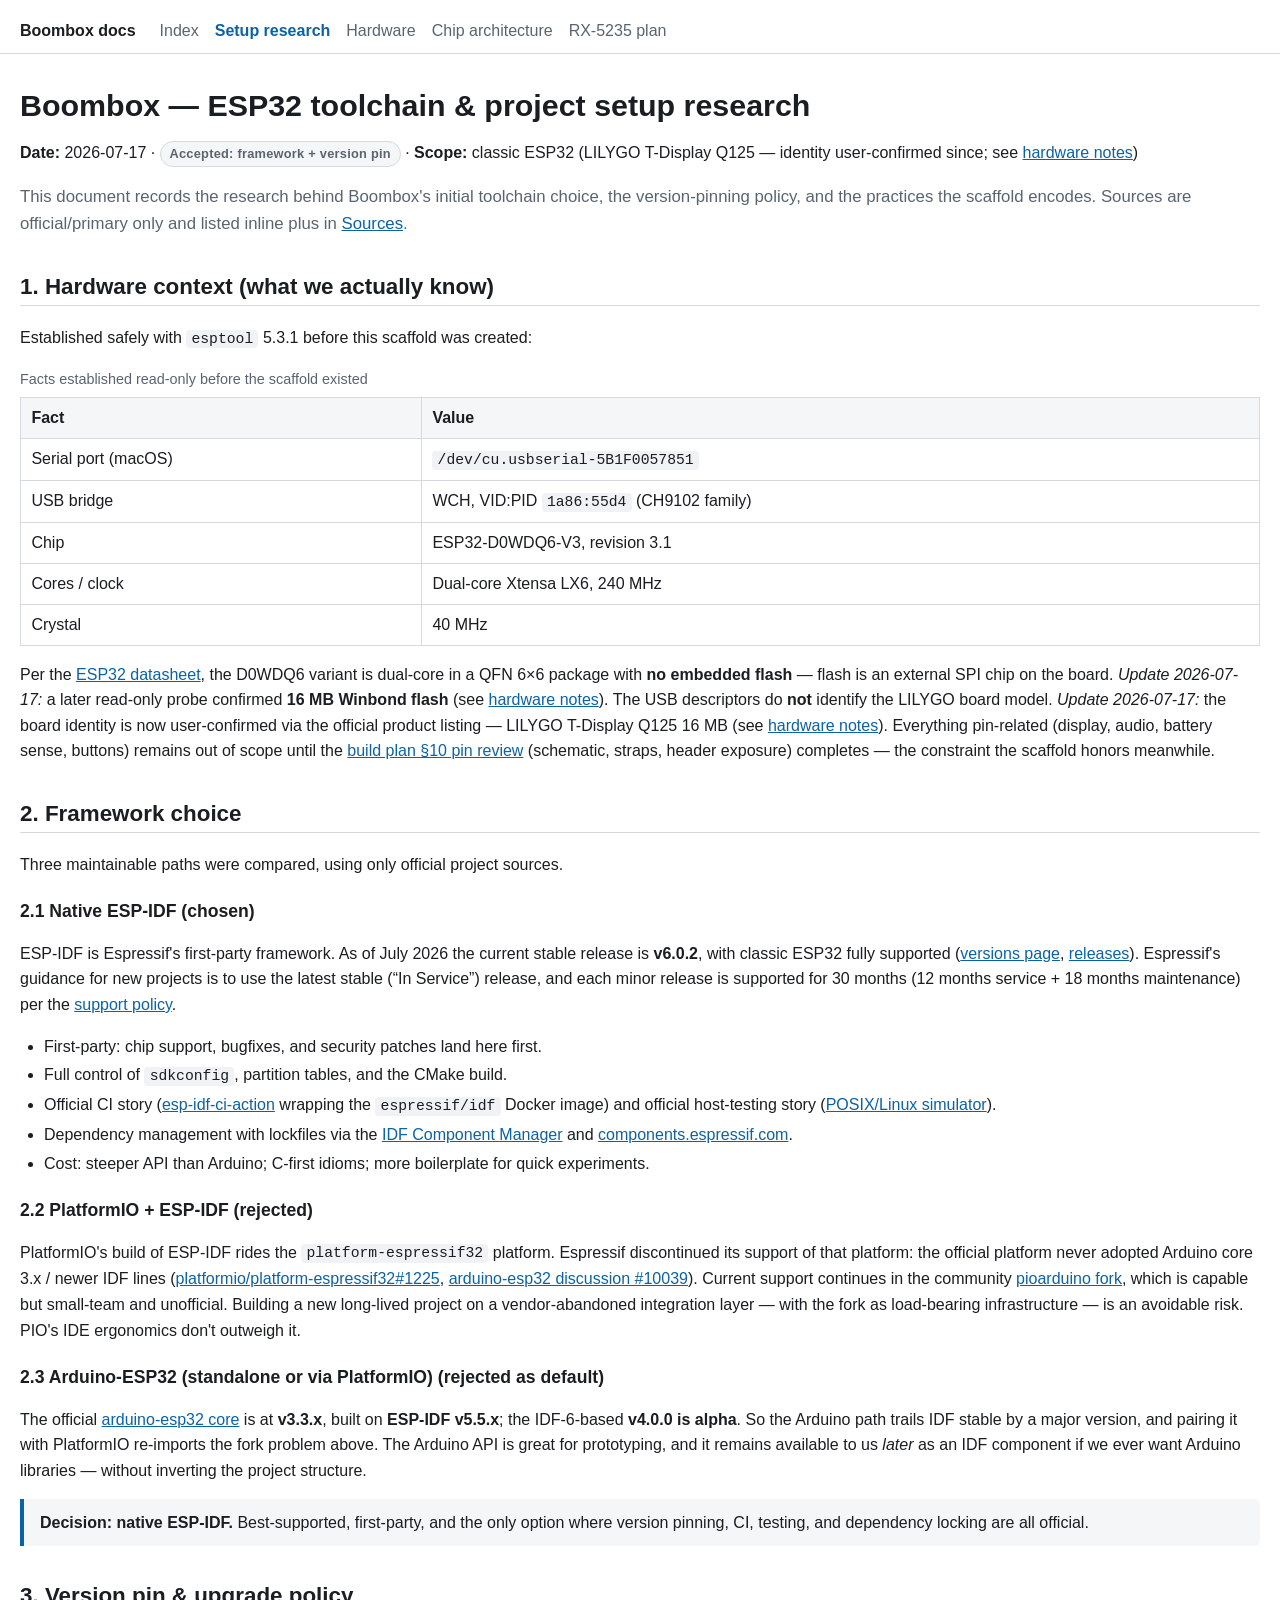
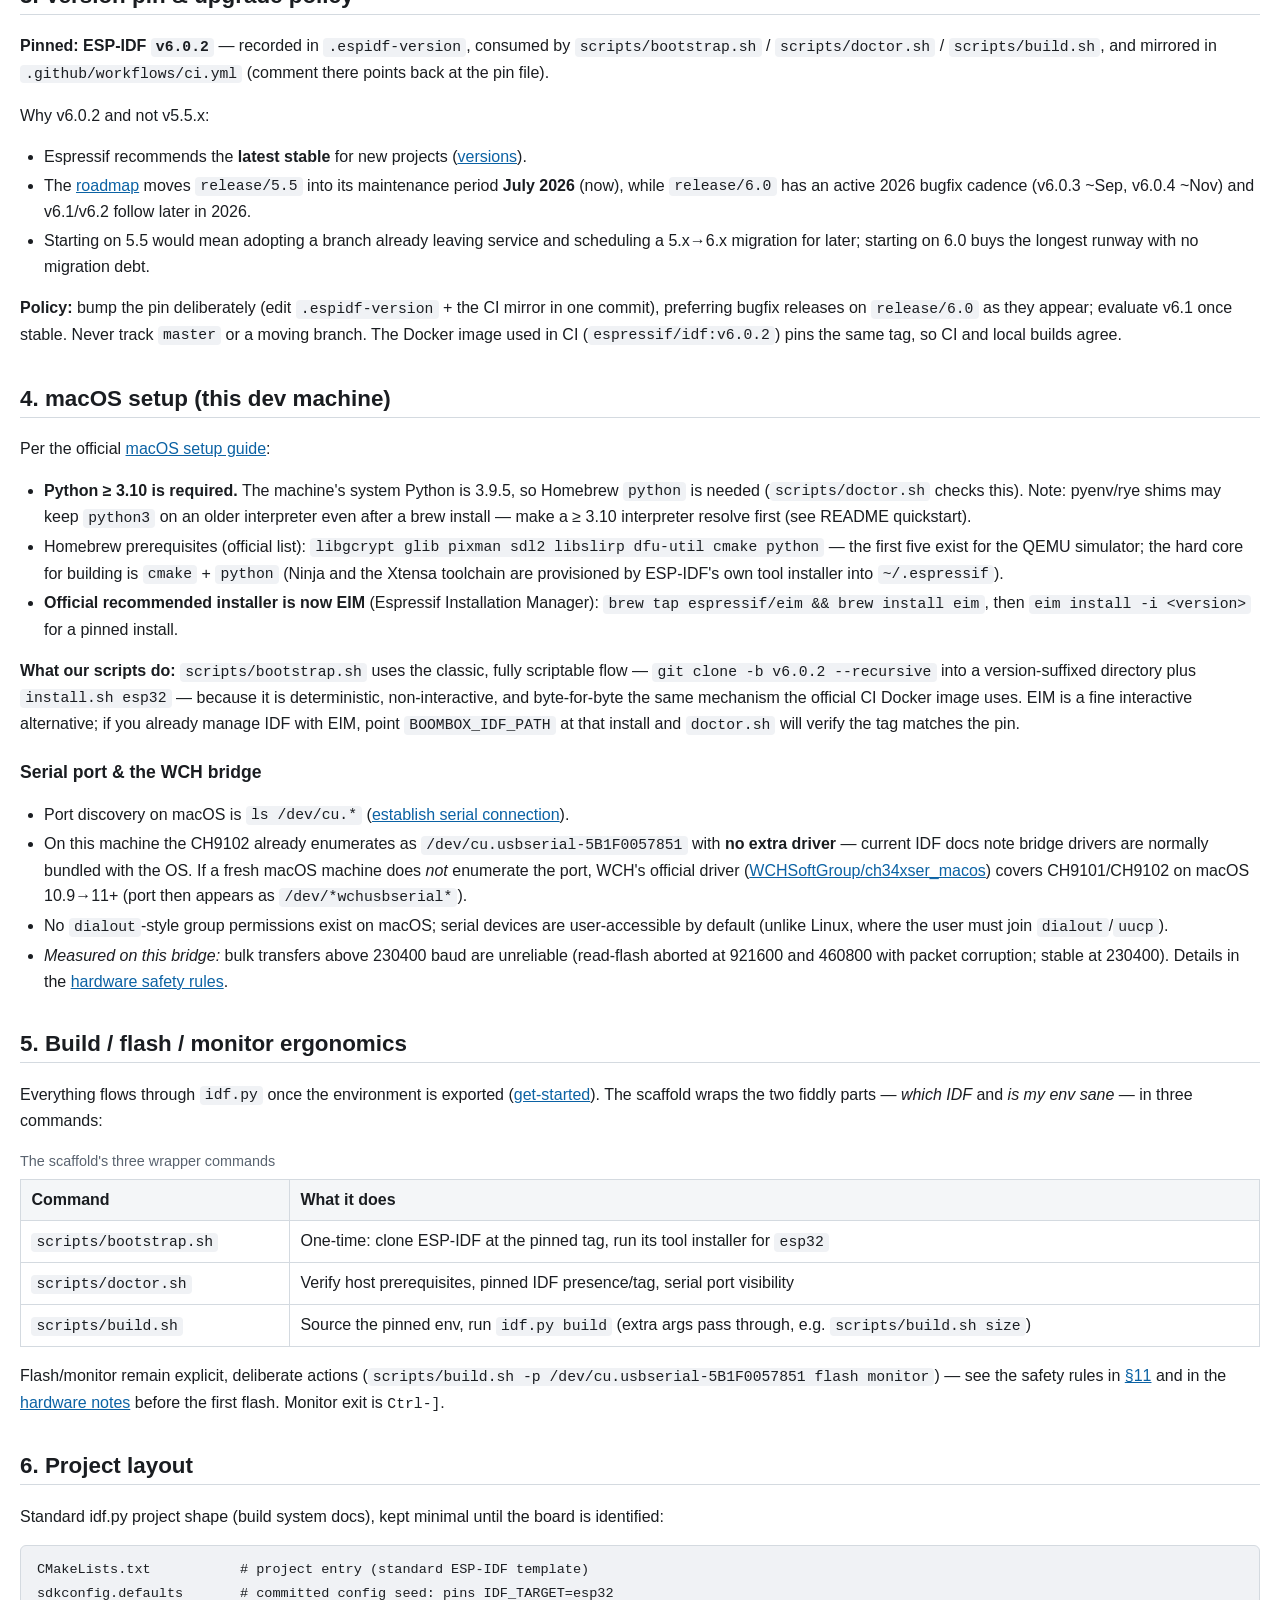
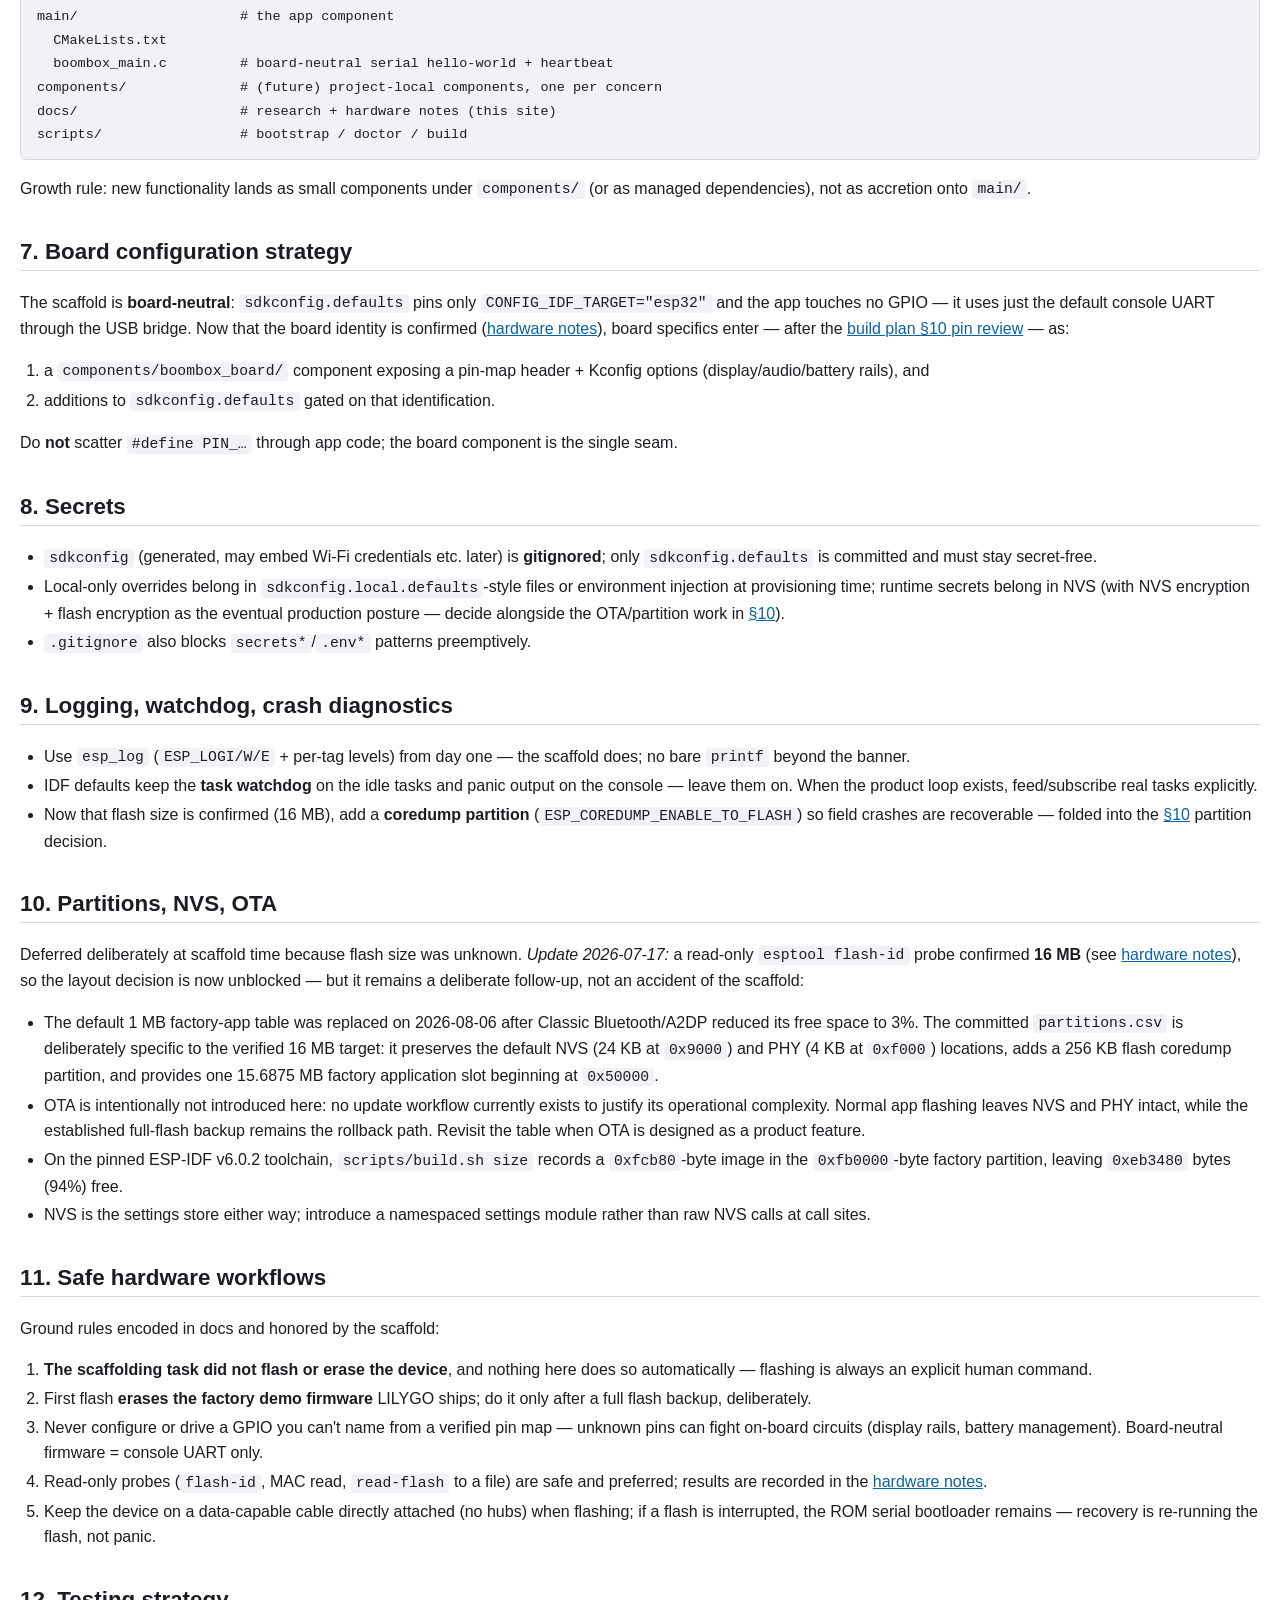
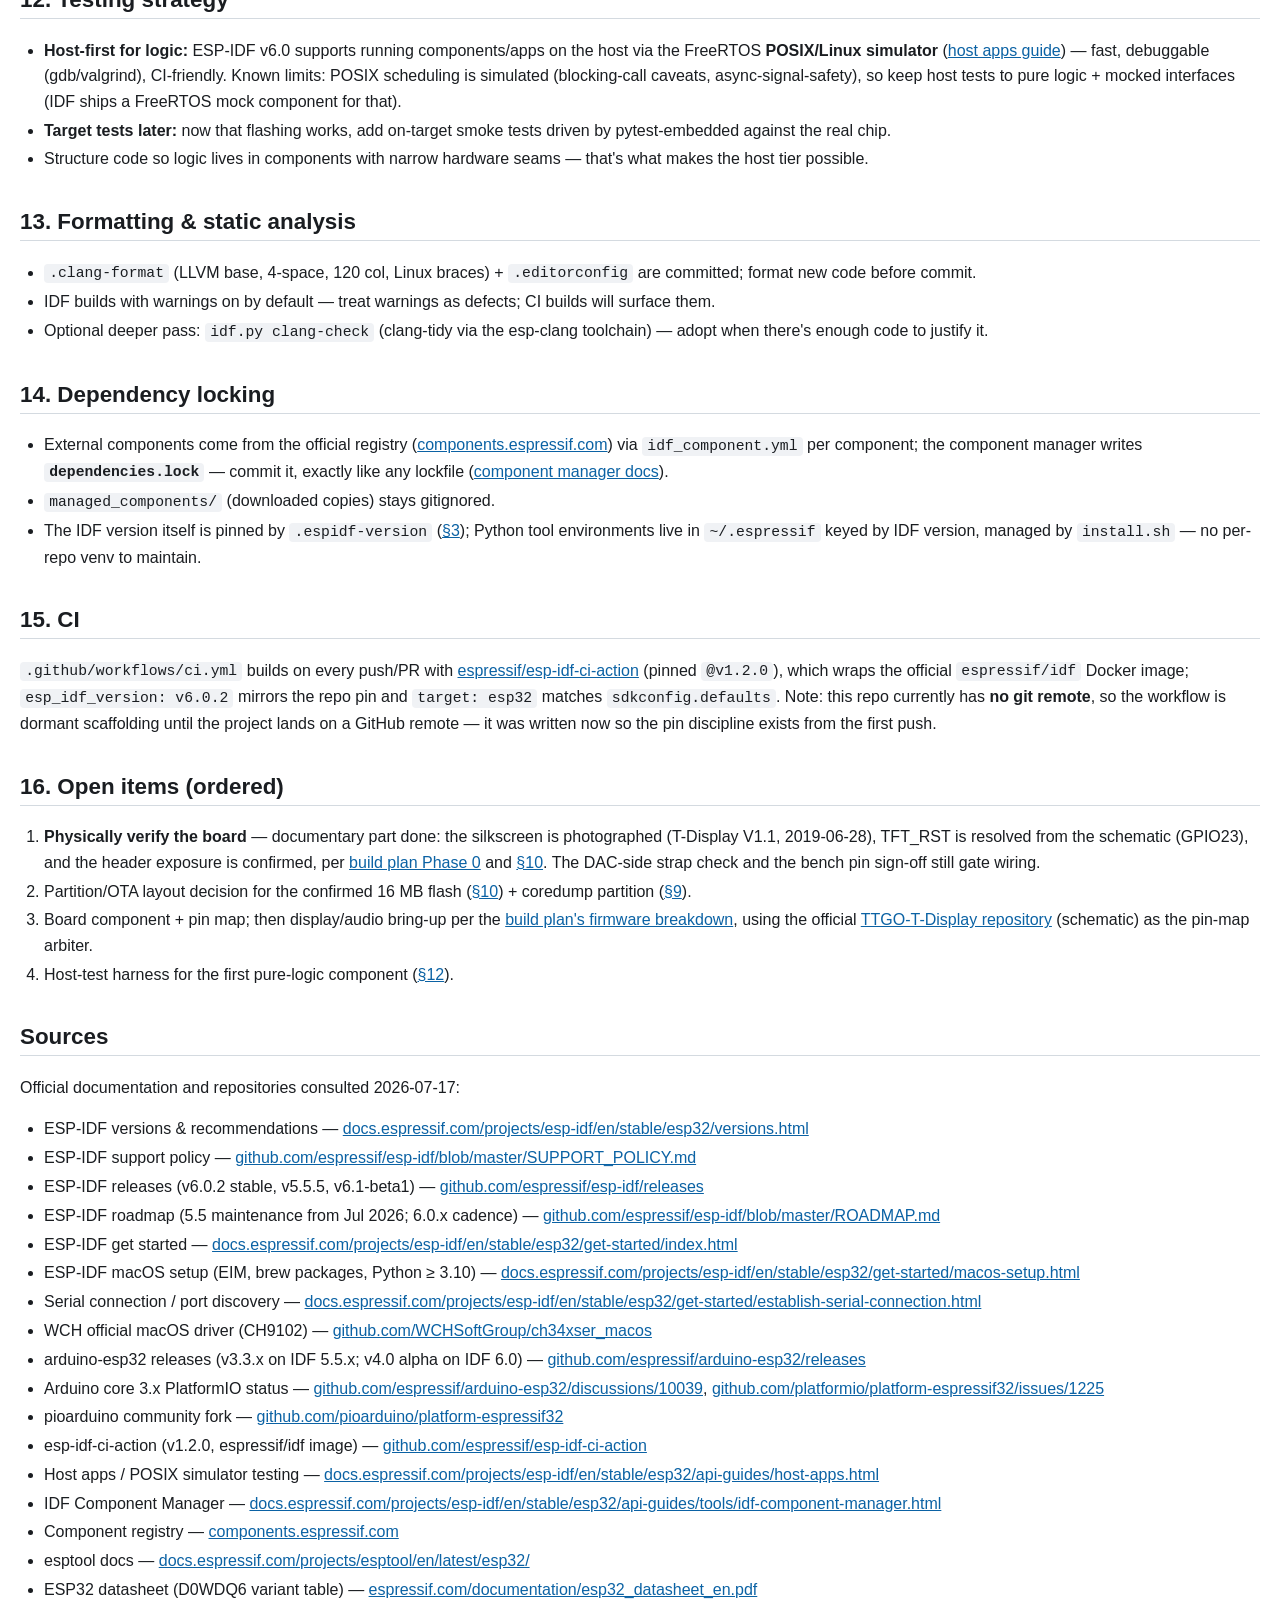
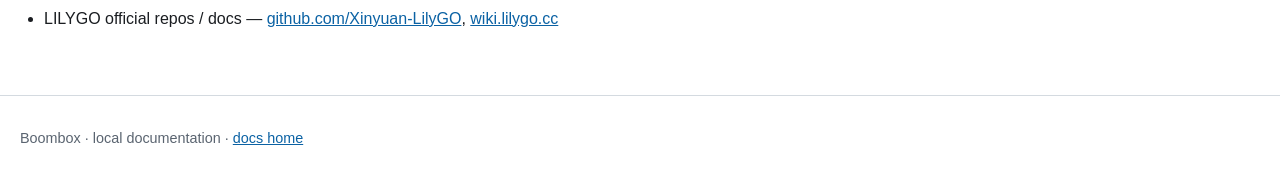
<file: docs/setup-research.html>
<!DOCTYPE html>
<html lang="en">
<head>
<meta charset="utf-8">
<meta name="viewport" content="width=device-width, initial-scale=1">
<title>Toolchain &amp; setup research — Boombox</title>
<link rel="stylesheet" href="styles.css">
</head>
<body>
<a class="skip-link" href="#main">Skip to content</a>
<header>
  <p class="brand"><a href="index.html">Boombox docs</a></p>
  <nav aria-label="Documentation">
    <a href="index.html">Index</a>
    <a href="setup-research.html" aria-current="page">Setup research</a>
    <a href="hardware.html">Hardware</a>
    <a href="chip-architecture.html">Chip architecture</a>
    <a href="rx5235-build-plan.html">RX-5235 plan</a>
  </nav>
</header>
<main id="main">
  <h1>Boombox — ESP32 toolchain &amp; project setup research</h1>
  <p><strong>Date:</strong> 2026-07-17 ·
  <span class="status">Accepted: framework + version pin</span> ·
  <strong>Scope:</strong> classic ESP32 (LILYGO T-Display Q125 —
  identity user-confirmed since; see
  <a href="hardware.html#board">hardware notes</a>)</p>
  <p class="lede">This document records the research behind Boombox's initial
  toolchain choice, the version-pinning policy, and the practices the
  scaffold encodes. Sources are official/primary only and listed inline plus
  in <a href="#sources">Sources</a>.</p>

  <h2 id="hardware-context">1. Hardware context (what we actually know)</h2>
  <p>Established safely with <code>esptool</code> 5.3.1 before this scaffold
  was created:</p>
  <div class="table-scroll">
    <table>
      <caption>Facts established read-only before the scaffold existed</caption>
      <thead><tr><th scope="col">Fact</th><th scope="col">Value</th></tr></thead>
      <tbody>
        <tr><td>Serial port (macOS)</td><td><code>/dev/cu.usbserial-5B1F0057851</code></td></tr>
        <tr><td>USB bridge</td><td>WCH, VID:PID <code>1a86:55d4</code> (CH9102 family)</td></tr>
        <tr><td>Chip</td><td>ESP32-D0WDQ6-V3, revision 3.1</td></tr>
        <tr><td>Cores / clock</td><td>Dual-core Xtensa LX6, 240 MHz</td></tr>
        <tr><td>Crystal</td><td>40 MHz</td></tr>
      </tbody>
    </table>
  </div>
  <p>Per the
  <a href="https://www.espressif.com/documentation/esp32_datasheet_en.pdf">ESP32
  datasheet</a>, the D0WDQ6 variant is dual-core in a QFN 6×6 package with
  <strong>no embedded flash</strong> — flash is an external SPI chip on the
  board. <em>Update 2026-07-17:</em> a later read-only probe confirmed
  <strong>16 MB Winbond flash</strong> (see
  <a href="hardware.html#verified">hardware notes</a>). The USB descriptors
  do <strong>not</strong> identify the LILYGO board model. <em>Update
  2026-07-17:</em> the board identity is now user-confirmed via the official
  product listing — LILYGO T-Display Q125 16&nbsp;MB (see
  <a href="hardware.html#board">hardware notes</a>). Everything pin-related
  (display, audio, battery sense, buttons) remains out of scope until the
  <a href="rx5235-build-plan.html#wiring">build plan §10 pin review</a>
  (schematic, straps, header exposure) completes — the constraint the
  scaffold honors meanwhile.</p>

  <h2 id="framework-choice">2. Framework choice</h2>
  <p>Three maintainable paths were compared, using only official project
  sources.</p>

  <h3 id="native-esp-idf">2.1 Native ESP-IDF (chosen)</h3>
  <p>ESP-IDF is Espressif's first-party framework. As of July 2026 the
  current stable release is <strong>v6.0.2</strong>, with classic ESP32 fully
  supported
  (<a href="https://docs.espressif.com/projects/esp-idf/en/stable/esp32/versions.html">versions
  page</a>,
  <a href="https://github.com/espressif/esp-idf/releases">releases</a>).
  Espressif's guidance for new projects is to use the latest stable
  (&ldquo;In Service&rdquo;) release, and each minor release is supported for
  30 months (12 months service + 18 months maintenance) per the
  <a href="https://github.com/espressif/esp-idf/blob/master/SUPPORT_POLICY.md">support
  policy</a>.</p>
  <ul>
    <li>First-party: chip support, bugfixes, and security patches land here
    first.</li>
    <li>Full control of <code>sdkconfig</code>, partition tables, and the
    CMake build.</li>
    <li>Official CI story
    (<a href="https://github.com/espressif/esp-idf-ci-action">esp-idf-ci-action</a>
    wrapping the <code>espressif/idf</code> Docker image) and official
    host-testing story
    (<a href="https://docs.espressif.com/projects/esp-idf/en/stable/esp32/api-guides/host-apps.html">POSIX/Linux
    simulator</a>).</li>
    <li>Dependency management with lockfiles via the
    <a href="https://docs.espressif.com/projects/esp-idf/en/stable/esp32/api-guides/tools/idf-component-manager.html">IDF
    Component Manager</a> and
    <a href="https://components.espressif.com">components.espressif.com</a>.</li>
    <li>Cost: steeper API than Arduino; C-first idioms; more boilerplate for
    quick experiments.</li>
  </ul>

  <h3 id="platformio">2.2 PlatformIO + ESP-IDF (rejected)</h3>
  <p>PlatformIO's build of ESP-IDF rides the
  <code>platform-espressif32</code> platform. Espressif discontinued its
  support of that platform: the official platform never adopted Arduino core
  3.x / newer IDF lines
  (<a href="https://github.com/platformio/platform-espressif32/issues/1225">platformio/platform-espressif32#1225</a>,
  <a href="https://github.com/espressif/arduino-esp32/discussions/10039">arduino-esp32
  discussion #10039</a>). Current support continues in the community
  <a href="https://github.com/pioarduino/platform-espressif32">pioarduino
  fork</a>, which is capable but small-team and unofficial. Building a new
  long-lived project on a vendor-abandoned integration layer — with the fork
  as load-bearing infrastructure — is an avoidable risk. PIO's IDE ergonomics
  don't outweigh it.</p>

  <h3 id="arduino">2.3 Arduino-ESP32 (standalone or via PlatformIO) (rejected as default)</h3>
  <p>The official
  <a href="https://github.com/espressif/arduino-esp32/releases">arduino-esp32
  core</a> is at <strong>v3.3.x</strong>, built on <strong>ESP-IDF
  v5.5.x</strong>; the IDF-6-based <strong>v4.0.0 is alpha</strong>. So the
  Arduino path trails IDF stable by a major version, and pairing it with
  PlatformIO re-imports the fork problem above. The Arduino API is great for
  prototyping, and it remains available to us <em>later</em> as an IDF
  component if we ever want Arduino libraries — without inverting the project
  structure.</p>
  <p class="note"><strong>Decision: native ESP-IDF.</strong> Best-supported,
  first-party, and the only option where version pinning, CI, testing, and
  dependency locking are all official.</p>

  <h2 id="version-pin">3. Version pin &amp; upgrade policy</h2>
  <p><strong>Pinned: ESP-IDF <code>v6.0.2</code></strong> — recorded in
  <code>.espidf-version</code>, consumed by
  <code>scripts/bootstrap.sh</code> / <code>scripts/doctor.sh</code> /
  <code>scripts/build.sh</code>, and mirrored in
  <code>.github/workflows/ci.yml</code> (comment there points back at the pin
  file).</p>
  <p>Why v6.0.2 and not v5.5.x:</p>
  <ul>
    <li>Espressif recommends the <strong>latest stable</strong> for new
    projects
    (<a href="https://docs.espressif.com/projects/esp-idf/en/stable/esp32/versions.html">versions</a>).</li>
    <li>The
    <a href="https://github.com/espressif/esp-idf/blob/master/ROADMAP.md">roadmap</a>
    moves <code>release/5.5</code> into its maintenance period
    <strong>July 2026</strong> (now), while <code>release/6.0</code> has an
    active 2026 bugfix cadence (v6.0.3 ~Sep, v6.0.4 ~Nov) and v6.1/v6.2
    follow later in 2026.</li>
    <li>Starting on 5.5 would mean adopting a branch already leaving service
    and scheduling a 5.x→6.x migration for later; starting on 6.0 buys the
    longest runway with no migration debt.</li>
  </ul>
  <p><strong>Policy:</strong> bump the pin deliberately (edit
  <code>.espidf-version</code> + the CI mirror in one commit), preferring
  bugfix releases on <code>release/6.0</code> as they appear; evaluate v6.1
  once stable. Never track <code>master</code> or a moving branch. The Docker
  image used in CI (<code>espressif/idf:v6.0.2</code>) pins the same tag, so
  CI and local builds agree.</p>

  <h2 id="macos-setup">4. macOS setup (this dev machine)</h2>
  <p>Per the official
  <a href="https://docs.espressif.com/projects/esp-idf/en/stable/esp32/get-started/macos-setup.html">macOS
  setup guide</a>:</p>
  <ul>
    <li><strong>Python ≥ 3.10 is required.</strong> The machine's system
    Python is 3.9.5, so Homebrew <code>python</code> is needed
    (<code>scripts/doctor.sh</code> checks this). Note: pyenv/rye shims may
    keep <code>python3</code> on an older interpreter even after a brew
    install — make a ≥ 3.10 interpreter resolve first (see README
    quickstart).</li>
    <li>Homebrew prerequisites (official list): <code>libgcrypt glib pixman
    sdl2 libslirp dfu-util cmake python</code> — the first five exist for the
    QEMU simulator; the hard core for building is <code>cmake</code> +
    <code>python</code> (Ninja and the Xtensa toolchain are provisioned by
    ESP-IDF's own tool installer into <code>~/.espressif</code>).</li>
    <li><strong>Official recommended installer is now EIM</strong> (Espressif
    Installation Manager): <code>brew tap espressif/eim &amp;&amp; brew
    install eim</code>, then <code>eim install -i &lt;version&gt;</code> for
    a pinned install.</li>
  </ul>
  <p><strong>What our scripts do:</strong> <code>scripts/bootstrap.sh</code>
  uses the classic, fully scriptable flow — <code>git clone -b v6.0.2
  --recursive</code> into a version-suffixed directory plus
  <code>install.sh esp32</code> — because it is deterministic,
  non-interactive, and byte-for-byte the same mechanism the official CI
  Docker image uses. EIM is a fine interactive alternative; if you already
  manage IDF with EIM, point <code>BOOMBOX_IDF_PATH</code> at that install
  and <code>doctor.sh</code> will verify the tag matches the pin.</p>

  <h3 id="serial">Serial port &amp; the WCH bridge</h3>
  <ul>
    <li>Port discovery on macOS is <code>ls /dev/cu.*</code>
    (<a href="https://docs.espressif.com/projects/esp-idf/en/stable/esp32/get-started/establish-serial-connection.html">establish
    serial connection</a>).</li>
    <li>On this machine the CH9102 already enumerates as
    <code>/dev/cu.usbserial-5B1F0057851</code> with <strong>no extra
    driver</strong> — current IDF docs note bridge drivers are normally
    bundled with the OS. If a fresh macOS machine does <em>not</em> enumerate
    the port, WCH's official driver
    (<a href="https://github.com/WCHSoftGroup/ch34xser_macos">WCHSoftGroup/ch34xser_macos</a>)
    covers CH9101/CH9102 on macOS 10.9→11+ (port then appears as
    <code>/dev/*wchusbserial*</code>).</li>
    <li>No <code>dialout</code>-style group permissions exist on macOS;
    serial devices are user-accessible by default (unlike Linux, where the
    user must join <code>dialout</code>/<code>uucp</code>).</li>
    <li><em>Measured on this bridge:</em> bulk transfers above 230400 baud
    are unreliable (read-flash aborted at 921600 and 460800 with packet
    corruption; stable at 230400). Details in the
    <a href="hardware.html#safety">hardware safety rules</a>.</li>
  </ul>

  <h2 id="ergonomics">5. Build / flash / monitor ergonomics</h2>
  <p>Everything flows through <code>idf.py</code> once the environment is
  exported
  (<a href="https://docs.espressif.com/projects/esp-idf/en/stable/esp32/get-started/index.html">get-started</a>).
  The scaffold wraps the two fiddly parts — <em>which IDF</em> and <em>is my
  env sane</em> — in three commands:</p>
  <div class="table-scroll">
    <table>
      <caption>The scaffold's three wrapper commands</caption>
      <thead><tr><th scope="col">Command</th><th scope="col">What it does</th></tr></thead>
      <tbody>
        <tr><td><code>scripts/bootstrap.sh</code></td><td>One-time: clone ESP-IDF at the pinned tag, run its tool installer for <code>esp32</code></td></tr>
        <tr><td><code>scripts/doctor.sh</code></td><td>Verify host prerequisites, pinned IDF presence/tag, serial port visibility</td></tr>
        <tr><td><code>scripts/build.sh</code></td><td>Source the pinned env, run <code>idf.py build</code> (extra args pass through, e.g. <code>scripts/build.sh size</code>)</td></tr>
      </tbody>
    </table>
  </div>
  <p>Flash/monitor remain explicit, deliberate actions
  (<code>scripts/build.sh -p /dev/cu.usbserial-5B1F0057851 flash
  monitor</code>) — see the safety rules in
  <a href="#safe-workflows">§11</a> and in the
  <a href="hardware.html#safety">hardware notes</a> before the first flash.
  Monitor exit is <kbd>Ctrl-]</kbd>.</p>

  <h2 id="layout">6. Project layout</h2>
  <p>Standard idf.py project shape (build system docs), kept minimal until
  the board is identified:</p>
  <pre><code>CMakeLists.txt           # project entry (standard ESP-IDF template)
sdkconfig.defaults       # committed config seed: pins IDF_TARGET=esp32
main/                    # the app component
  CMakeLists.txt
  boombox_main.c         # board-neutral serial hello-world + heartbeat
components/              # (future) project-local components, one per concern
docs/                    # research + hardware notes (this site)
scripts/                 # bootstrap / doctor / build</code></pre>
  <p>Growth rule: new functionality lands as small components under
  <code>components/</code> (or as managed dependencies), not as accretion
  onto <code>main/</code>.</p>

  <h2 id="board-config">7. Board configuration strategy</h2>
  <p>The scaffold is <strong>board-neutral</strong>:
  <code>sdkconfig.defaults</code> pins only
  <code>CONFIG_IDF_TARGET="esp32"</code> and the app touches no GPIO — it
  uses just the default console UART through the USB bridge. Now that the
  board identity is confirmed
  (<a href="hardware.html#board">hardware notes</a>), board specifics enter
  — after the <a href="rx5235-build-plan.html#wiring">build plan §10 pin
  review</a> — as:</p>
  <ol>
    <li>a <code>components/boombox_board/</code> component exposing a pin-map
    header + Kconfig options (display/audio/battery rails), and</li>
    <li>additions to <code>sdkconfig.defaults</code> gated on that
    identification.</li>
  </ol>
  <p>Do <strong>not</strong> scatter <code>#define PIN_…</code> through app
  code; the board component is the single seam.</p>

  <h2 id="secrets">8. Secrets</h2>
  <ul>
    <li><code>sdkconfig</code> (generated, may embed Wi-Fi credentials etc.
    later) is <strong>gitignored</strong>; only
    <code>sdkconfig.defaults</code> is committed and must stay
    secret-free.</li>
    <li>Local-only overrides belong in
    <code>sdkconfig.local.defaults</code>-style files or environment
    injection at provisioning time; runtime secrets belong in NVS (with NVS
    encryption + flash encryption as the eventual production posture — decide
    alongside the OTA/partition work in <a href="#partitions">§10</a>).</li>
    <li><code>.gitignore</code> also blocks
    <code>secrets*</code>/<code>.env*</code> patterns preemptively.</li>
  </ul>

  <h2 id="logging">9. Logging, watchdog, crash diagnostics</h2>
  <ul>
    <li>Use <code>esp_log</code> (<code>ESP_LOGI/W/E</code> + per-tag levels)
    from day one — the scaffold does; no bare <code>printf</code> beyond the
    banner.</li>
    <li>IDF defaults keep the <strong>task watchdog</strong> on the idle
    tasks and panic output on the console — leave them on. When the product
    loop exists, feed/subscribe real tasks explicitly.</li>
    <li>Now that flash size is confirmed (16 MB), add a <strong>coredump
    partition</strong> (<code>ESP_COREDUMP_ENABLE_TO_FLASH</code>) so field
    crashes are recoverable — folded into the <a href="#partitions">§10</a>
    partition decision.</li>
  </ul>

  <h2 id="partitions">10. Partitions, NVS, OTA</h2>
  <p>Deferred deliberately at scaffold time because flash size was unknown.
  <em>Update 2026-07-17:</em> a read-only <code>esptool flash-id</code> probe
  confirmed <strong>16 MB</strong> (see
  <a href="hardware.html#verified">hardware notes</a>), so the layout
  decision is now unblocked — but it remains a deliberate follow-up, not an
  accident of the scaffold:</p>
  <ul>
    <li>The default 1 MB factory-app table was replaced on 2026-08-06 after
    Classic Bluetooth/A2DP reduced its free space to 3%. The committed
    <code>partitions.csv</code> is deliberately specific to the verified 16 MB
    target: it preserves the default NVS (24 KB at <code>0x9000</code>) and PHY
    (4 KB at <code>0xf000</code>) locations, adds a 256 KB flash coredump
    partition, and provides one 15.6875 MB factory application slot beginning
    at <code>0x50000</code>.</li>
    <li>OTA is intentionally not introduced here: no update workflow currently
    exists to justify its operational complexity. Normal app flashing leaves
    NVS and PHY intact, while the established full-flash backup remains the
    rollback path. Revisit the table when OTA is designed as a product feature.</li>
    <li>On the pinned ESP-IDF v6.0.2 toolchain, <code>scripts/build.sh size</code>
    records a <code>0xfcb80</code>-byte image in the <code>0xfb0000</code>-byte
    factory partition, leaving <code>0xeb3480</code> bytes (94%) free.</li>
    <li>NVS is the settings store either way; introduce a namespaced settings
    module rather than raw NVS calls at call sites.</li>
  </ul>

  <h2 id="safe-workflows">11. Safe hardware workflows</h2>
  <p>Ground rules encoded in docs and honored by the scaffold:</p>
  <ol>
    <li><strong>The scaffolding task did not flash or erase the
    device</strong>, and nothing here does so automatically — flashing is
    always an explicit human command.</li>
    <li>First flash <strong>erases the factory demo firmware</strong> LILYGO
    ships; do it only after a full flash backup, deliberately.</li>
    <li>Never configure or drive a GPIO you can't name from a verified pin
    map — unknown pins can fight on-board circuits (display rails, battery
    management). Board-neutral firmware = console UART only.</li>
    <li>Read-only probes (<code>flash-id</code>, MAC read,
    <code>read-flash</code> to a file) are safe and preferred; results are
    recorded in the <a href="hardware.html#verified">hardware notes</a>.</li>
    <li>Keep the device on a data-capable cable directly attached (no hubs)
    when flashing; if a flash is interrupted, the ROM serial bootloader
    remains — recovery is re-running the flash, not panic.</li>
  </ol>

  <h2 id="testing">12. Testing strategy</h2>
  <ul>
    <li><strong>Host-first for logic:</strong> ESP-IDF v6.0 supports running
    components/apps on the host via the FreeRTOS <strong>POSIX/Linux
    simulator</strong>
    (<a href="https://docs.espressif.com/projects/esp-idf/en/stable/esp32/api-guides/host-apps.html">host
    apps guide</a>) — fast, debuggable (gdb/valgrind), CI-friendly. Known
    limits: POSIX scheduling is simulated (blocking-call caveats,
    async-signal-safety), so keep host tests to pure logic + mocked
    interfaces (IDF ships a FreeRTOS mock component for that).</li>
    <li><strong>Target tests later:</strong> now that flashing works, add
    on-target smoke tests driven by pytest-embedded against the real
    chip.</li>
    <li>Structure code so logic lives in components with narrow hardware
    seams — that's what makes the host tier possible.</li>
  </ul>

  <h2 id="formatting">13. Formatting &amp; static analysis</h2>
  <ul>
    <li><code>.clang-format</code> (LLVM base, 4-space, 120 col, Linux
    braces) + <code>.editorconfig</code> are committed; format new code
    before commit.</li>
    <li>IDF builds with warnings on by default — treat warnings as defects;
    CI builds will surface them.</li>
    <li>Optional deeper pass: <code>idf.py clang-check</code> (clang-tidy via
    the esp-clang toolchain) — adopt when there's enough code to justify
    it.</li>
  </ul>

  <h2 id="dependency-locking">14. Dependency locking</h2>
  <ul>
    <li>External components come from the official registry
    (<a href="https://components.espressif.com">components.espressif.com</a>)
    via <code>idf_component.yml</code> per component; the component manager
    writes <strong><code>dependencies.lock</code></strong> — commit it,
    exactly like any lockfile
    (<a href="https://docs.espressif.com/projects/esp-idf/en/stable/esp32/api-guides/tools/idf-component-manager.html">component
    manager docs</a>).</li>
    <li><code>managed_components/</code> (downloaded copies) stays
    gitignored.</li>
    <li>The IDF version itself is pinned by <code>.espidf-version</code>
    (<a href="#version-pin">§3</a>); Python tool environments live in
    <code>~/.espressif</code> keyed by IDF version, managed by
    <code>install.sh</code> — no per-repo venv to maintain.</li>
  </ul>

  <h2 id="ci">15. CI</h2>
  <p><code>.github/workflows/ci.yml</code> builds on every push/PR with
  <a href="https://github.com/espressif/esp-idf-ci-action">espressif/esp-idf-ci-action</a>
  (pinned <code>@v1.2.0</code>), which wraps the official
  <code>espressif/idf</code> Docker image; <code>esp_idf_version:
  v6.0.2</code> mirrors the repo pin and <code>target: esp32</code> matches
  <code>sdkconfig.defaults</code>. Note: this repo currently has <strong>no
  git remote</strong>, so the workflow is dormant scaffolding until the
  project lands on a GitHub remote — it was written now so the pin discipline
  exists from the first push.</p>

  <h2 id="open-items">16. Open items (ordered)</h2>
  <ol>
    <li><strong>Physically verify the board</strong> — documentary part done:
    the silkscreen is photographed (T-Display V1.1, 2019-06-28), TFT_RST is
    resolved from the schematic (GPIO23), and the header exposure is confirmed,
    per <a href="rx5235-build-plan.html#phase-0">build plan Phase 0</a> and
    <a href="rx5235-build-plan.html#wiring">§10</a>. The DAC-side strap check
    and the bench pin sign-off still gate wiring.</li>
    <li>Partition/OTA layout decision for the confirmed 16 MB flash
    (<a href="#partitions">§10</a>) + coredump partition
    (<a href="#logging">§9</a>).</li>
    <li>Board component + pin map; then display/audio bring-up per the
    <a href="rx5235-build-plan.html#firmware">build plan's firmware
    breakdown</a>, using the official
    <a href="https://github.com/Xinyuan-LilyGO/TTGO-T-Display">TTGO-T-Display
    repository</a> (schematic) as the pin-map arbiter.</li>
    <li>Host-test harness for the first pure-logic component
    (<a href="#testing">§12</a>).</li>
  </ol>

  <h2 id="sources">Sources</h2>
  <p>Official documentation and repositories consulted 2026-07-17:</p>
  <ul>
    <li>ESP-IDF versions &amp; recommendations — <a href="https://docs.espressif.com/projects/esp-idf/en/stable/esp32/versions.html">docs.espressif.com/projects/esp-idf/en/stable/esp32/versions.html</a></li>
    <li>ESP-IDF support policy — <a href="https://github.com/espressif/esp-idf/blob/master/SUPPORT_POLICY.md">github.com/espressif/esp-idf/blob/master/SUPPORT_POLICY.md</a></li>
    <li>ESP-IDF releases (v6.0.2 stable, v5.5.5, v6.1-beta1) — <a href="https://github.com/espressif/esp-idf/releases">github.com/espressif/esp-idf/releases</a></li>
    <li>ESP-IDF roadmap (5.5 maintenance from Jul 2026; 6.0.x cadence) — <a href="https://github.com/espressif/esp-idf/blob/master/ROADMAP.md">github.com/espressif/esp-idf/blob/master/ROADMAP.md</a></li>
    <li>ESP-IDF get started — <a href="https://docs.espressif.com/projects/esp-idf/en/stable/esp32/get-started/index.html">docs.espressif.com/projects/esp-idf/en/stable/esp32/get-started/index.html</a></li>
    <li>ESP-IDF macOS setup (EIM, brew packages, Python ≥ 3.10) — <a href="https://docs.espressif.com/projects/esp-idf/en/stable/esp32/get-started/macos-setup.html">docs.espressif.com/projects/esp-idf/en/stable/esp32/get-started/macos-setup.html</a></li>
    <li>Serial connection / port discovery — <a href="https://docs.espressif.com/projects/esp-idf/en/stable/esp32/get-started/establish-serial-connection.html">docs.espressif.com/projects/esp-idf/en/stable/esp32/get-started/establish-serial-connection.html</a></li>
    <li>WCH official macOS driver (CH9102) — <a href="https://github.com/WCHSoftGroup/ch34xser_macos">github.com/WCHSoftGroup/ch34xser_macos</a></li>
    <li>arduino-esp32 releases (v3.3.x on IDF 5.5.x; v4.0 alpha on IDF 6.0) — <a href="https://github.com/espressif/arduino-esp32/releases">github.com/espressif/arduino-esp32/releases</a></li>
    <li>Arduino core 3.x PlatformIO status — <a href="https://github.com/espressif/arduino-esp32/discussions/10039">github.com/espressif/arduino-esp32/discussions/10039</a>, <a href="https://github.com/platformio/platform-espressif32/issues/1225">github.com/platformio/platform-espressif32/issues/1225</a></li>
    <li>pioarduino community fork — <a href="https://github.com/pioarduino/platform-espressif32">github.com/pioarduino/platform-espressif32</a></li>
    <li>esp-idf-ci-action (v1.2.0, espressif/idf image) — <a href="https://github.com/espressif/esp-idf-ci-action">github.com/espressif/esp-idf-ci-action</a></li>
    <li>Host apps / POSIX simulator testing — <a href="https://docs.espressif.com/projects/esp-idf/en/stable/esp32/api-guides/host-apps.html">docs.espressif.com/projects/esp-idf/en/stable/esp32/api-guides/host-apps.html</a></li>
    <li>IDF Component Manager — <a href="https://docs.espressif.com/projects/esp-idf/en/stable/esp32/api-guides/tools/idf-component-manager.html">docs.espressif.com/projects/esp-idf/en/stable/esp32/api-guides/tools/idf-component-manager.html</a></li>
    <li>Component registry — <a href="https://components.espressif.com">components.espressif.com</a></li>
    <li>esptool docs — <a href="https://docs.espressif.com/projects/esptool/en/latest/esp32/">docs.espressif.com/projects/esptool/en/latest/esp32/</a></li>
    <li>ESP32 datasheet (D0WDQ6 variant table) — <a href="https://www.espressif.com/documentation/esp32_datasheet_en.pdf">espressif.com/documentation/esp32_datasheet_en.pdf</a></li>
    <li>LILYGO official repos / docs — <a href="https://github.com/Xinyuan-LilyGO">github.com/Xinyuan-LilyGO</a>, <a href="https://wiki.lilygo.cc">wiki.lilygo.cc</a></li>
  </ul>
</main>
<footer>
  <p>Boombox · local documentation · <a href="index.html">docs home</a></p>
</footer>
</body>
</html>
</file>
<file: docs/styles.css>
/* Boombox documentation — shared stylesheet.
   Self-contained: system fonts only, no imports, no JS required. */

:root {
  --bg: #ffffff;
  --fg: #1a1d21;
  --muted: #5a6470;
  --accent: #0b62a4;
  --accent-fg: #ffffff;
  --surface: #f4f6f8;
  --border: #d4dae0;
  --code-bg: #f0f2f5;
  --warn-bg: #fff6e6;
  --warn-border: #e0a93c;
  --ok-bg: #e9f5eb;
  --ok-border: #3e8a4c;
  --stop-bg: #fdeeec;
  --stop-border: #c0483e;
  --measure-bg: #f1edfa;
  --measure-border: #7a5fb8;
}

@media (prefers-color-scheme: dark) {
  :root {
    --bg: #14171a;
    --fg: #e6e9ec;
    --muted: #9aa4af;
    --accent: #6ab2e8;
    --accent-fg: #0d1117;
    --surface: #1c2126;
    --border: #333b44;
    --code-bg: #1e242b;
    --warn-bg: #2a2214;
    --warn-border: #a97e2c;
    --ok-bg: #17271b;
    --ok-border: #4d9a5c;
    --stop-bg: #2c1917;
    --stop-border: #c2635a;
    --measure-bg: #221c31;
    --measure-border: #937bcf;
  }
}

* { box-sizing: border-box; }

html { color-scheme: light dark; }

body {
  margin: 0;
  background: var(--bg);
  color: var(--fg);
  font-family: -apple-system, BlinkMacSystemFont, "Segoe UI", Roboto,
    "Helvetica Neue", Arial, sans-serif;
  line-height: 1.6;
  font-size: 1rem;
}

/* Layout */
body > header, body > main, body > footer {
  width: 100%;
  padding-inline: 1.25rem;
}

body > header {
  padding-block: 1rem 0.5rem;
  border-bottom: 1px solid var(--border);
  display: flex;
  flex-wrap: wrap;
  gap: 0.5rem 1.5rem;
  align-items: baseline;
}

.brand { margin: 0; font-weight: 700; }
.brand a { text-decoration: none; color: var(--fg); }

body > header nav {
  display: flex;
  flex-wrap: wrap;
  gap: 0.25rem 1rem;
}

body > header nav a {
  color: var(--muted);
  text-decoration: none;
  padding: 0.1rem 0;
}

body > header nav a[aria-current="page"] {
  color: var(--accent);
  font-weight: 600;
}

body > main { padding-block: 1.5rem 3rem; }

body > footer {
  padding-block: 1rem 2rem;
  border-top: 1px solid var(--border);
  color: var(--muted);
  font-size: 0.9rem;
}

/* Headings & text */
h1, h2, h3 { line-height: 1.25; scroll-margin-top: 1rem; }
h1 { font-size: 1.9rem; margin: 0.5rem 0 0.75rem; }
h2 { font-size: 1.4rem; margin-top: 2.25rem; border-bottom: 1px solid var(--border); padding-bottom: 0.25rem; }
h3 { font-size: 1.1rem; margin-top: 1.5rem; }

p.lede { font-size: 1.05rem; color: var(--muted); }

a { color: var(--accent); }
a:focus-visible {
  outline: 3px solid var(--accent);
  outline-offset: 2px;
  border-radius: 2px;
}

ul, ol { padding-left: 1.5rem; }
li { margin-block: 0.2rem; }

hr { border: 0; border-top: 1px solid var(--border); margin-block: 2rem; }

/* Code */
code, pre, kbd {
  font-family: ui-monospace, SFMono-Regular, Menlo, Consolas,
    "Liberation Mono", monospace;
  font-size: 0.92em;
}

code {
  background: var(--code-bg);
  padding: 0.1em 0.35em;
  border-radius: 4px;
  overflow-wrap: break-word;
}

pre {
  background: var(--code-bg);
  border: 1px solid var(--border);
  border-radius: 6px;
  padding: 0.75rem 1rem;
  overflow-x: auto;
}

pre code { background: none; padding: 0; }

/* Tables — wrapped in .table-scroll so narrow screens scroll the table,
   never the page */
.table-scroll { overflow-x: auto; margin-block: 1rem; }

table { border-collapse: collapse; width: 100%; }

caption {
  text-align: left;
  color: var(--muted);
  font-size: 0.9rem;
  padding-bottom: 0.4rem;
}

th, td {
  border: 1px solid var(--border);
  padding: 0.45rem 0.65rem;
  text-align: left;
  vertical-align: top;
}

th { background: var(--surface); }

/* Callouts */
.note, .warning {
  border-left: 4px solid var(--accent);
  background: var(--surface);
  padding: 0.65rem 1rem;
  margin-block: 1rem;
  border-radius: 0 6px 6px 0;
}

.warning {
  border-left-color: var(--warn-border);
  background: var(--warn-bg);
}

/* Status chips */
.status {
  display: inline-block;
  font-size: 0.8rem;
  font-weight: 600;
  letter-spacing: 0.02em;
  padding: 0.1rem 0.55rem;
  border-radius: 999px;
  background: var(--surface);
  border: 1px solid var(--border);
  color: var(--muted);
}

/* Doc index cards */
ul.doc-index { list-style: none; padding: 0; }
ul.doc-index > li {
  border: 1px solid var(--border);
  border-radius: 8px;
  padding: 0.85rem 1rem;
  margin-block: 0.75rem;
  background: var(--surface);
}
ul.doc-index h2 { margin: 0 0 0.3rem; border: 0; padding: 0; font-size: 1.15rem; }
ul.doc-index p { margin: 0; color: var(--muted); }

/* ---- Plan components (shared by the RX-5235 build plan) ---- */

/* Skip link — visually hidden until keyboard focus */
.skip-link {
  position: absolute;
  left: -999px;
  top: 0;
  z-index: 10;
  background: var(--accent);
  color: var(--accent-fg);
  padding: 0.5rem 1rem;
  border-radius: 0 0 6px 0;
}
.skip-link:focus { left: 0; }

/* Status chip variants — the chip TEXT carries the classification;
   color only reinforces it */
.status--confirmed, .status--completed {
  background: var(--ok-bg); border-color: var(--ok-border); color: var(--fg);
}
.status--conditional {
  background: var(--warn-bg); border-color: var(--warn-border); color: var(--fg);
}
.status--unknown {
  background: var(--measure-bg); border-color: var(--measure-border); color: var(--fg);
}
.status--blocked {
  background: var(--stop-bg); border-color: var(--stop-border); color: var(--fg);
}
.status--future { /* default chip look; explicit class for legibility in markup */ }

/* Legend for the status classifications */
dl.legend {
  display: grid;
  grid-template-columns: max-content 1fr;
  gap: 0.5rem 1rem;
  align-items: baseline;
  margin-block: 1rem;
}
dl.legend dt { margin: 0; }
dl.legend dd { margin: 0; }
@media (max-width: 480px) {
  dl.legend { grid-template-columns: 1fr; }
  dl.legend dd { margin-bottom: 0.5rem; }
}

/* Signal-flow diagram: an ordered list rendered as boxed nodes with
   connecting arrows. Purely semantic HTML — order carries the flow. */
ol.flow {
  list-style: none;
  padding: 0;
  margin-block: 1.25rem;
  max-width: 34rem;
}
ol.flow > li {
  border: 1px solid var(--border);
  background: var(--surface);
  border-radius: 6px;
  padding: 0.5rem 0.9rem;
  position: relative;
}
ol.flow > li + li { margin-top: 1.7rem; }
ol.flow > li + li::before {
  content: "\2193";
  position: absolute;
  top: -1.55rem;
  left: 50%;
  transform: translateX(-50%);
  color: var(--muted);
}
ol.flow .flow-detail {
  display: block;
  color: var(--muted);
  font-size: 0.85rem;
}
ol.flow > li.flow-unknown { border-style: dashed; }

/* Key/value blocks (phase metadata etc.) */
dl.kv {
  display: grid;
  grid-template-columns: max-content 1fr;
  gap: 0.3rem 1rem;
  margin-block: 0.75rem;
}
dl.kv dt { font-weight: 600; min-width: 0; }
/* min-width:0 lets the grid track shrink below its content's intrinsic width,
   and overflow-wrap:anywhere lets long unbreakable strings (e.g. file paths /
   hashes in <code>) wrap instead of forcing a horizontal page scroll on narrow
   screens. */
dl.kv dd { margin: 0; min-width: 0; overflow-wrap: anywhere; }
@media (max-width: 540px) {
  dl.kv { grid-template-columns: 1fr; }
  dl.kv dd { margin-bottom: 0.45rem; }
}

/* Print-friendly check-off lists */
ul.checklist { list-style: none; padding-left: 0.25rem; }
ul.checklist > li {
  position: relative;
  padding-left: 1.7rem;
  margin-block: 0.4rem;
}
ul.checklist > li::before {
  content: "";
  position: absolute;
  left: 0;
  top: 0.3em;
  width: 0.8em;
  height: 0.8em;
  border: 1.5px solid var(--muted);
  border-radius: 3px;
}

/* Fill-in blanks for worksheets (print + on-screen) */
.blank {
  display: inline-block;
  min-width: 9rem;
  border-bottom: 1px solid var(--muted);
}

/* Evidence photos — board/module macros with captions. Shared by the
   hardware notes and the build plan. A front/back pair sits side-by-side on
   wide screens and stacks on narrow ones; images never overflow the page. */
figure.evidence { margin: 1.25rem 0; }
figure.evidence img {
  display: block;
  width: 100%;
  max-width: 100%;
  height: auto;
  border: 1px solid var(--border);
  border-radius: 6px;
  background: var(--surface);
}
figure.evidence figcaption {
  color: var(--muted);
  font-size: 0.9rem;
  margin-top: 0.5rem;
}
figure.evidence figcaption .status { margin-right: 0.35rem; }

.photo-pair {
  display: grid;
  grid-template-columns: repeat(2, 1fr);
  gap: 1rem 1.25rem;
  align-items: start;
  margin-block: 1.25rem;
}
.photo-pair figure.evidence { margin: 0; }
/* Board/module macros are tall portraits; constrain by height so a
   front/back pair is comparable at a glance and neither image dominates. */
.photo-pair figure.evidence img {
  width: auto;
  max-width: 100%;
  max-height: 30rem;
  margin-inline: auto;
}
@media (max-width: 540px) {
  .photo-pair { grid-template-columns: 1fr; }
}

/* On-page table of contents */
nav.toc {
  border: 1px solid var(--border);
  background: var(--surface);
  border-radius: 8px;
  padding: 0.9rem 1.1rem;
  margin-block: 1.25rem;
}
nav.toc h2 {
  margin: 0 0 0.4rem;
  border: 0;
  padding: 0;
  font-size: 1rem;
}
nav.toc ol {
  margin: 0;
  padding-left: 1.35rem;
  columns: 2;
  column-gap: 2.5rem;
}
nav.toc li { break-inside: avoid; }
@media (max-width: 600px) { nav.toc ol { columns: 1; } }

/* Hard-stop callout: prohibitions and stop conditions */
.stop {
  border-left: 4px solid var(--stop-border);
  background: var(--stop-bg);
  padding: 0.65rem 1rem;
  margin-block: 1rem;
  border-radius: 0 6px 6px 0;
}

/* Print */
@media print {
  :root {
    --bg: #ffffff; --fg: #000000; --muted: #444444;
    --surface: #ffffff; --border: #999999; --code-bg: #ffffff;
    --ok-bg: #ffffff; --stop-bg: #ffffff; --measure-bg: #ffffff;
    --warn-bg: #ffffff;
  }
  body > header nav, body > footer, .skip-link { display: none; }
  body { font-size: 11pt; }
  a { color: inherit; text-decoration: underline; }
  main a[href^="http"]::after {
    content: " (" attr(href) ")";
    font-size: 0.85em;
    color: var(--muted);
    overflow-wrap: anywhere;
  }
  pre, table, .note, .warning, .stop, ol.flow > li { break-inside: avoid; }
  .table-scroll { overflow: visible; }
  nav.toc ol { columns: 1; }
  /* Keep evidence photos on one page and a comfortable size on paper;
     keep front/back pairs side-by-side. */
  figure.evidence { break-inside: avoid; }
  figure.evidence img { border-color: #999999; max-height: 3.4in; width: auto; }
  .photo-pair { grid-template-columns: 1fr 1fr; }
}
</file>
